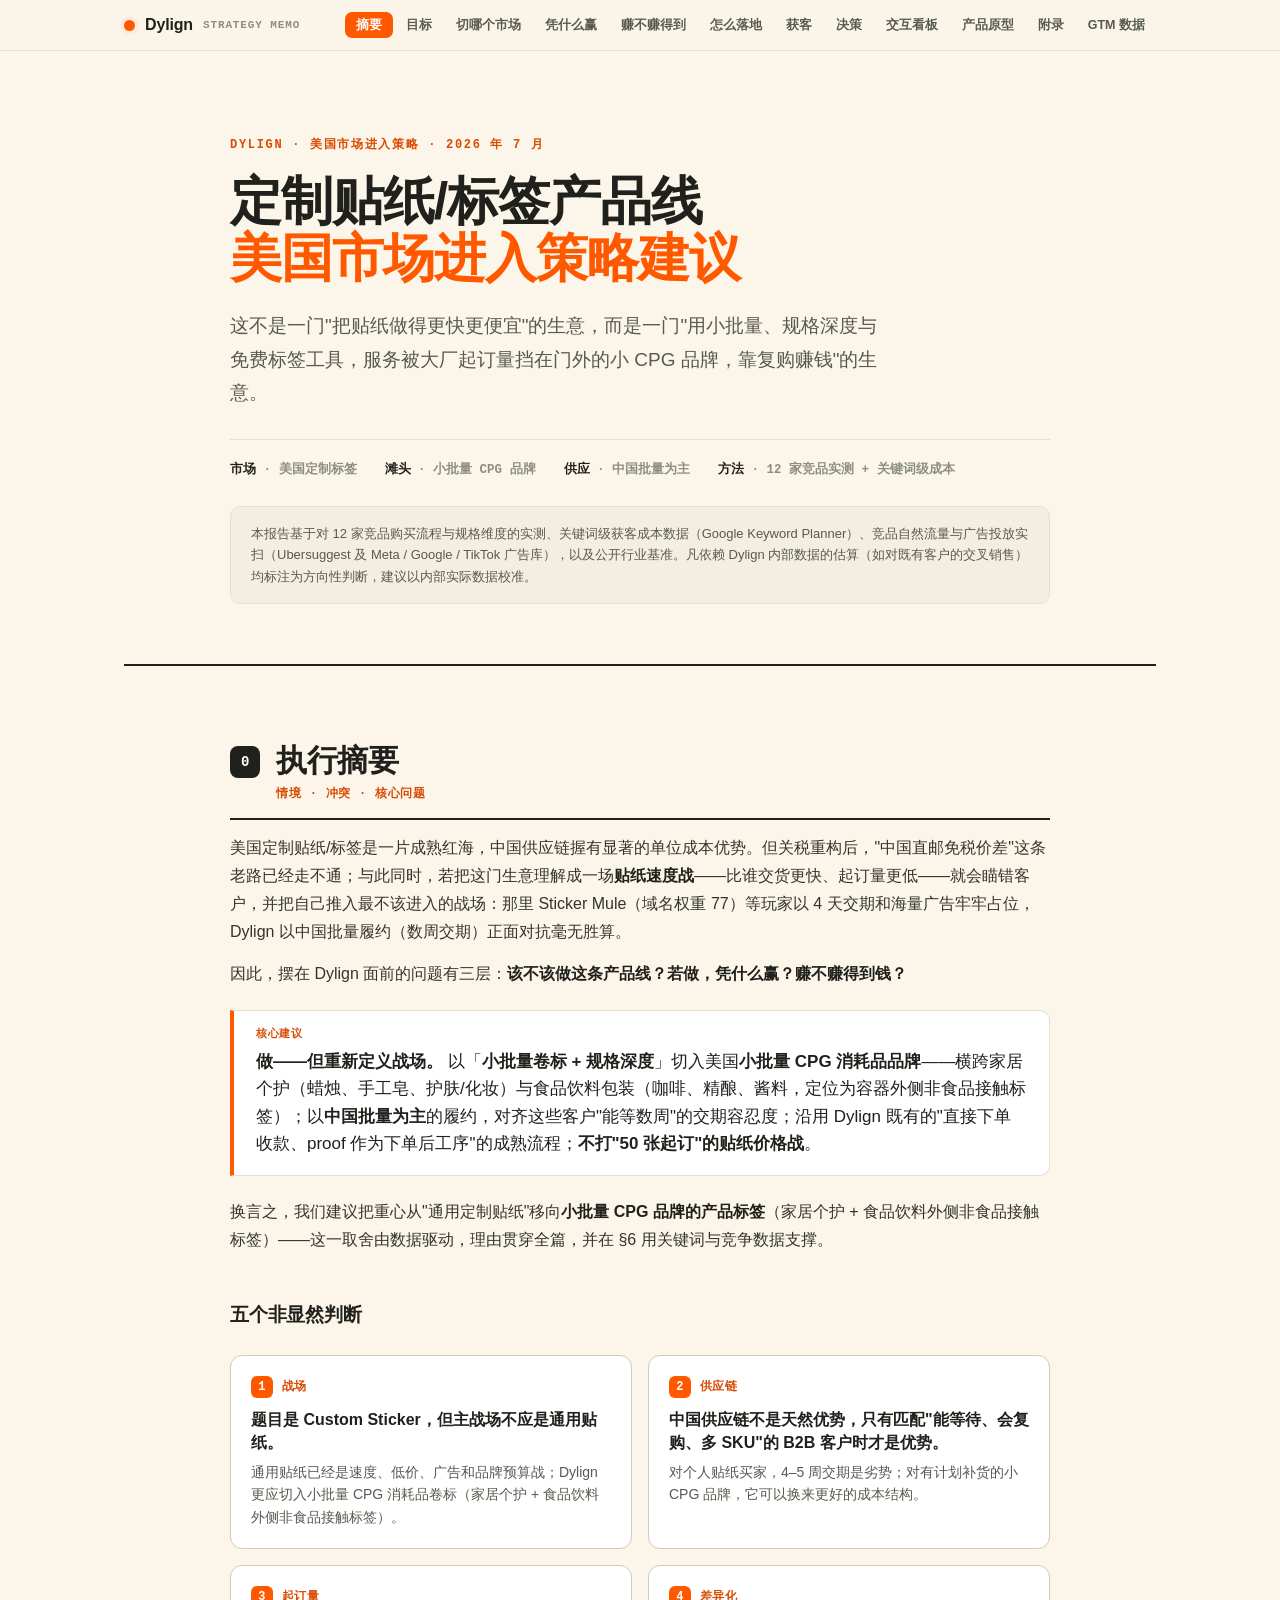
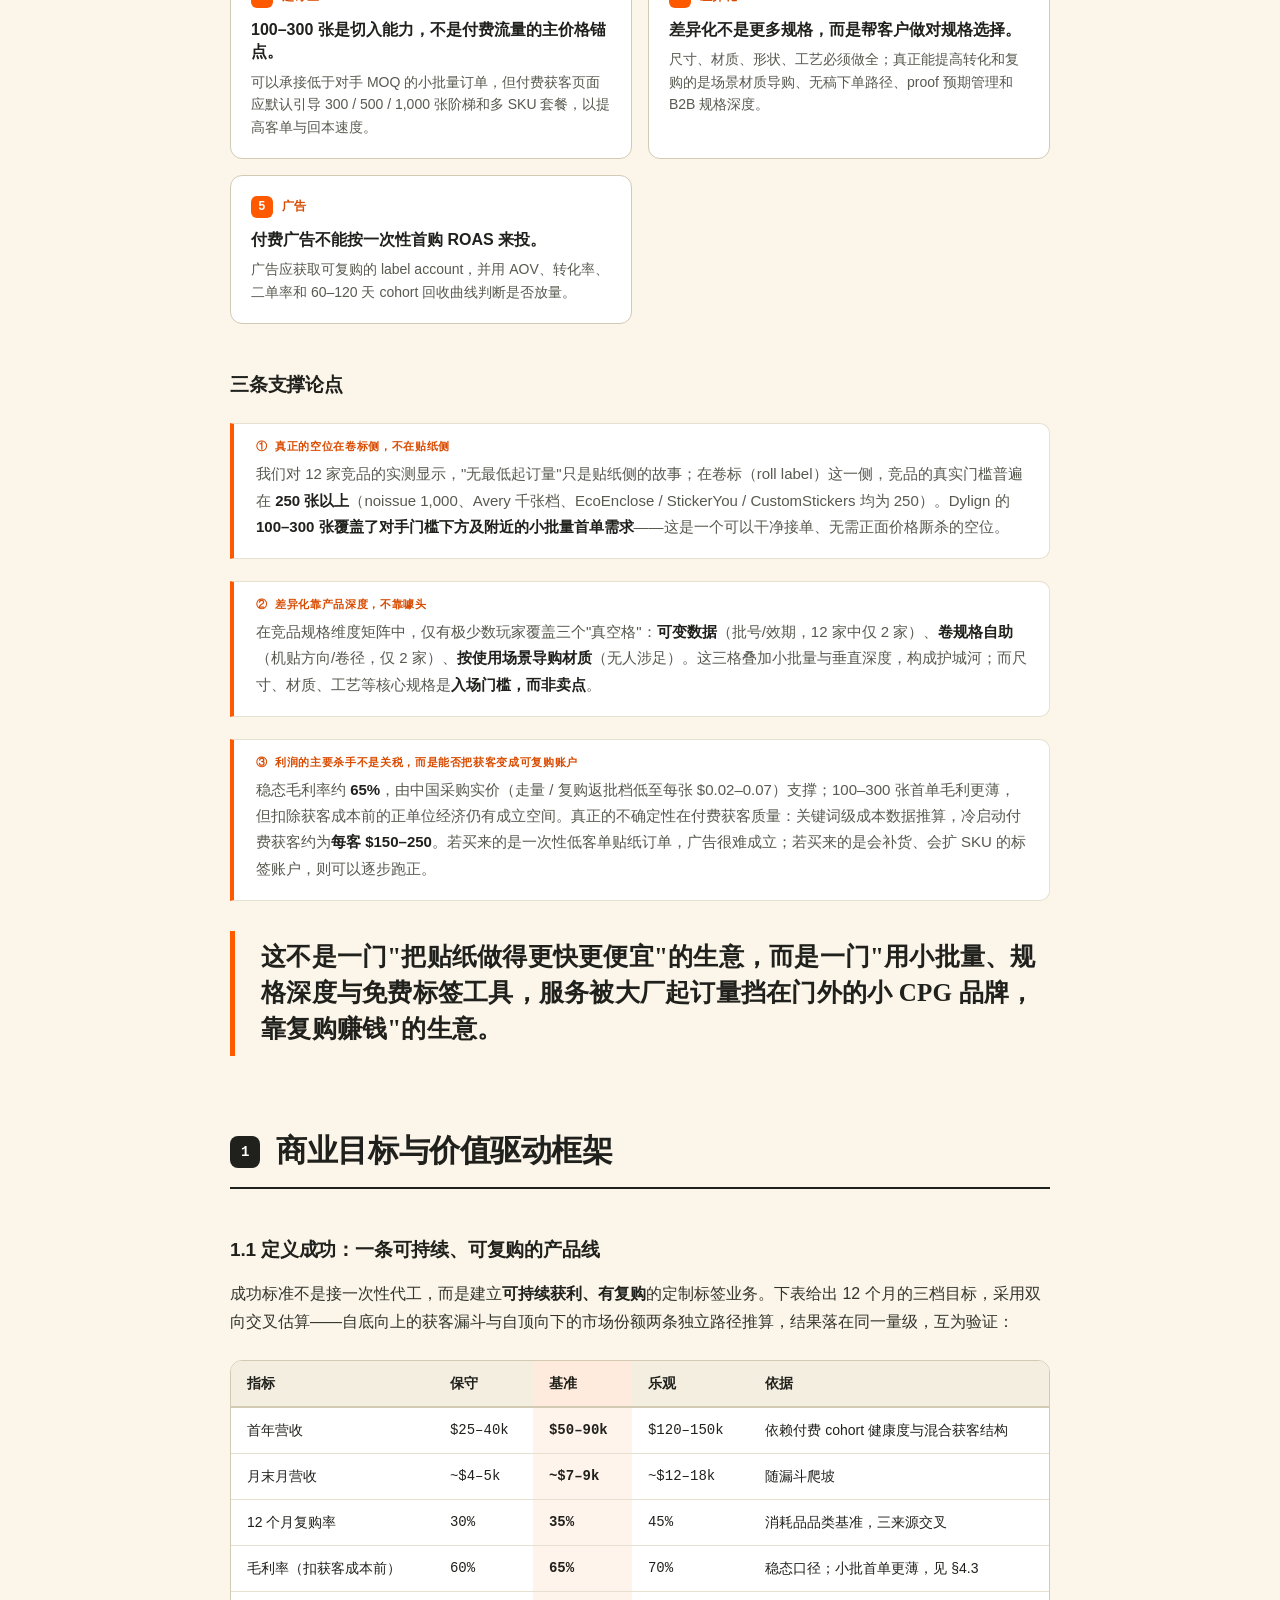
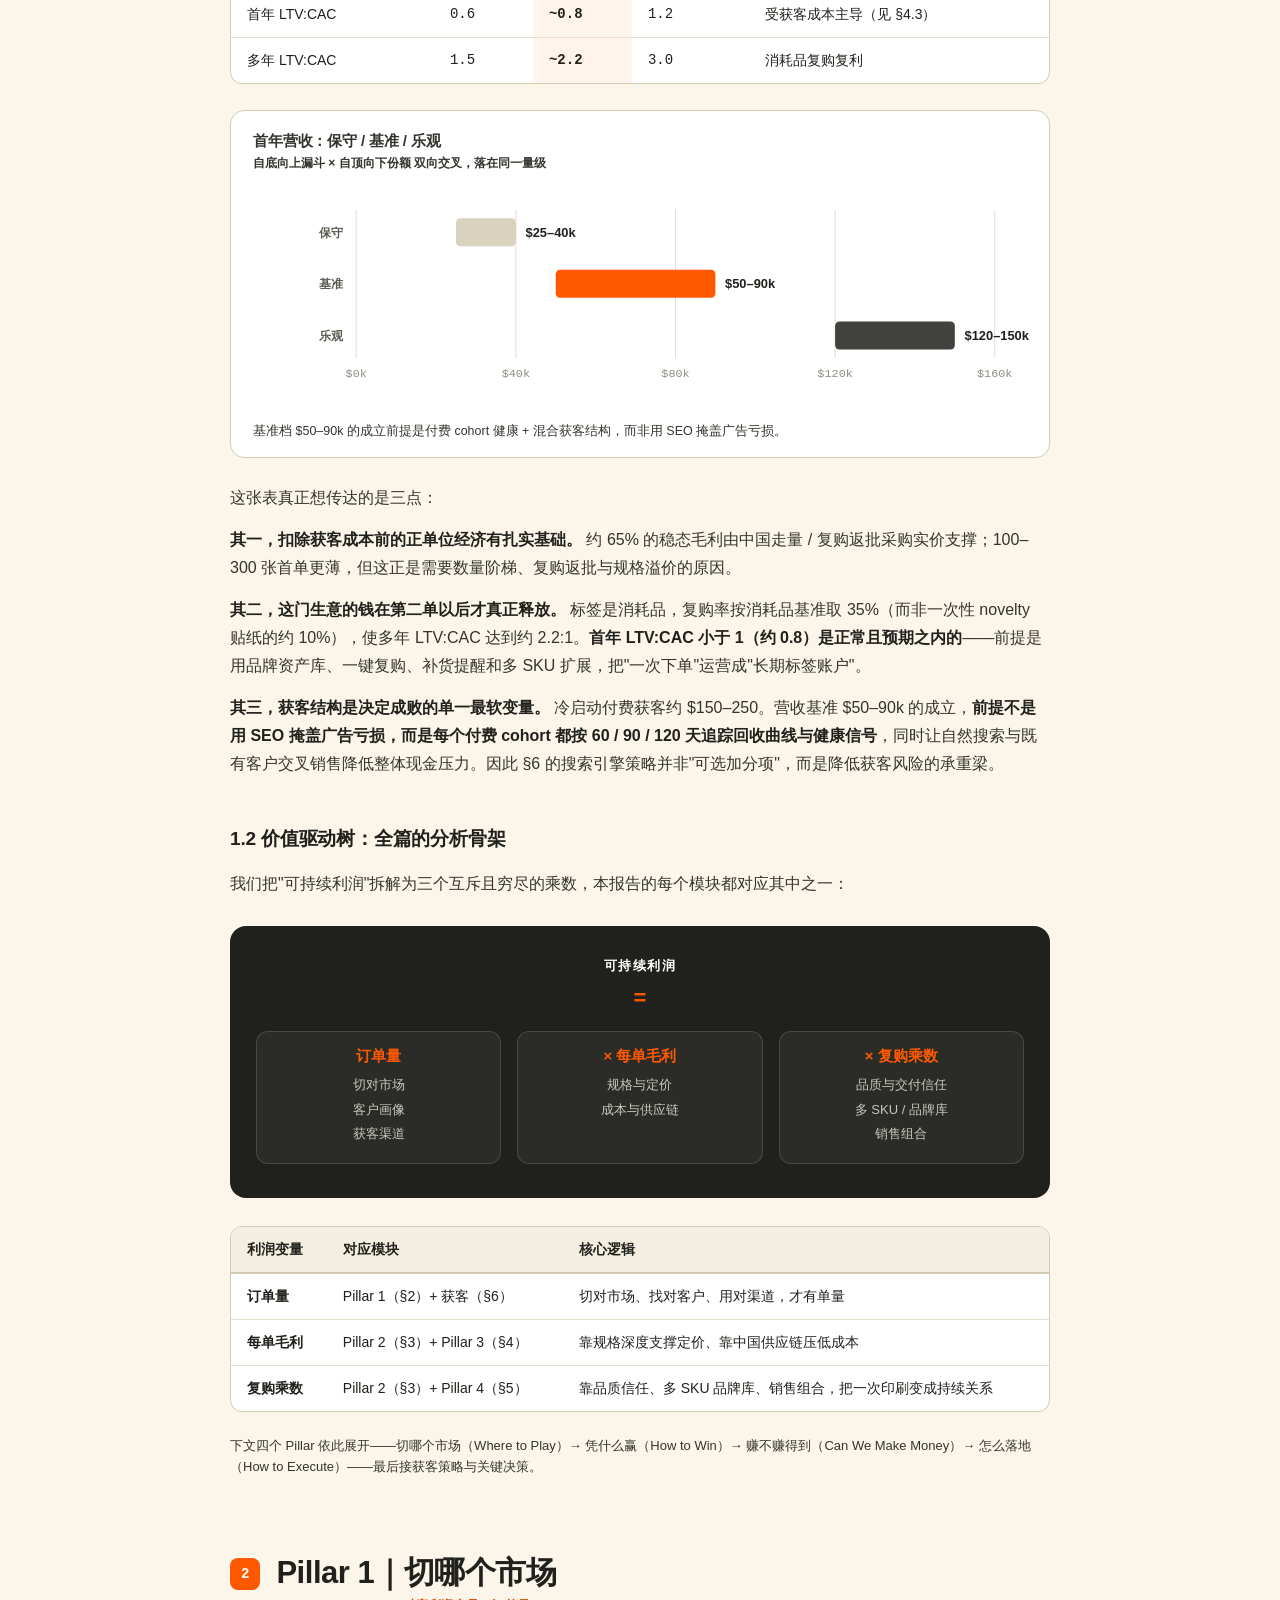
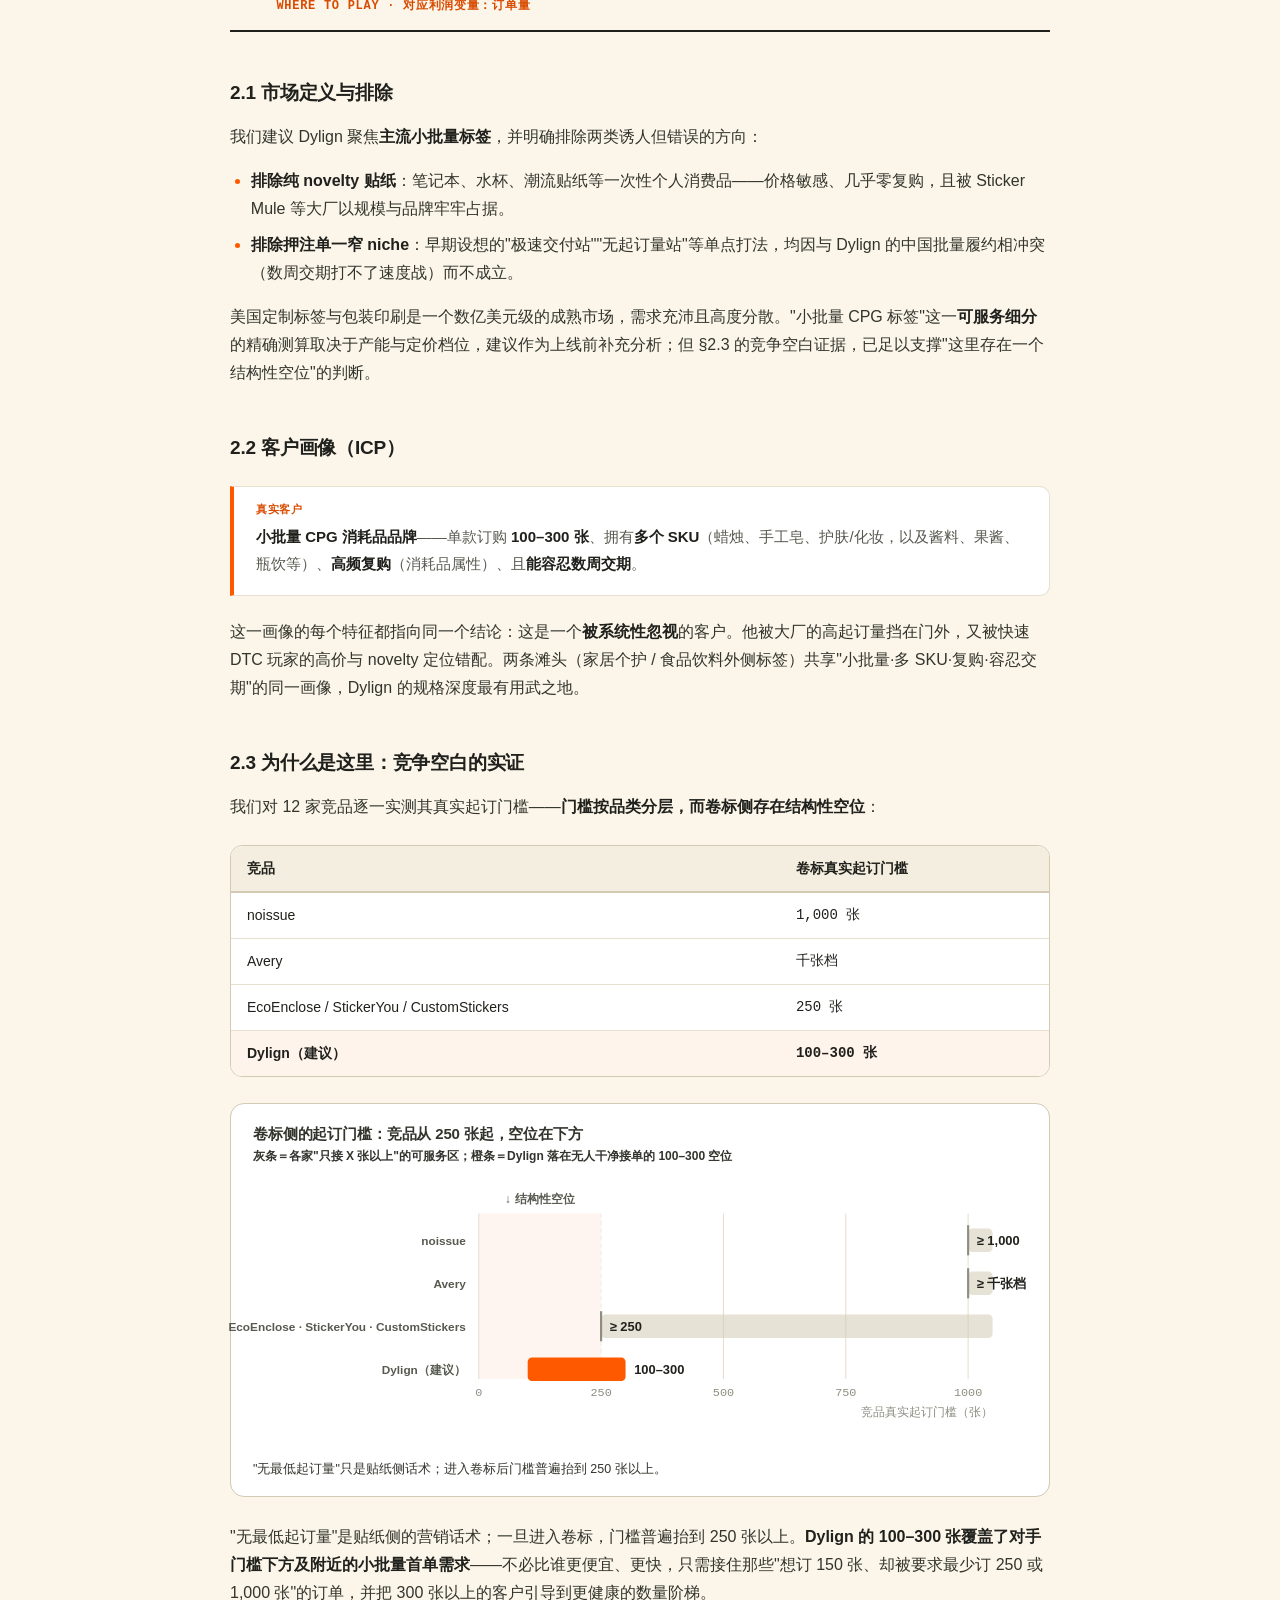
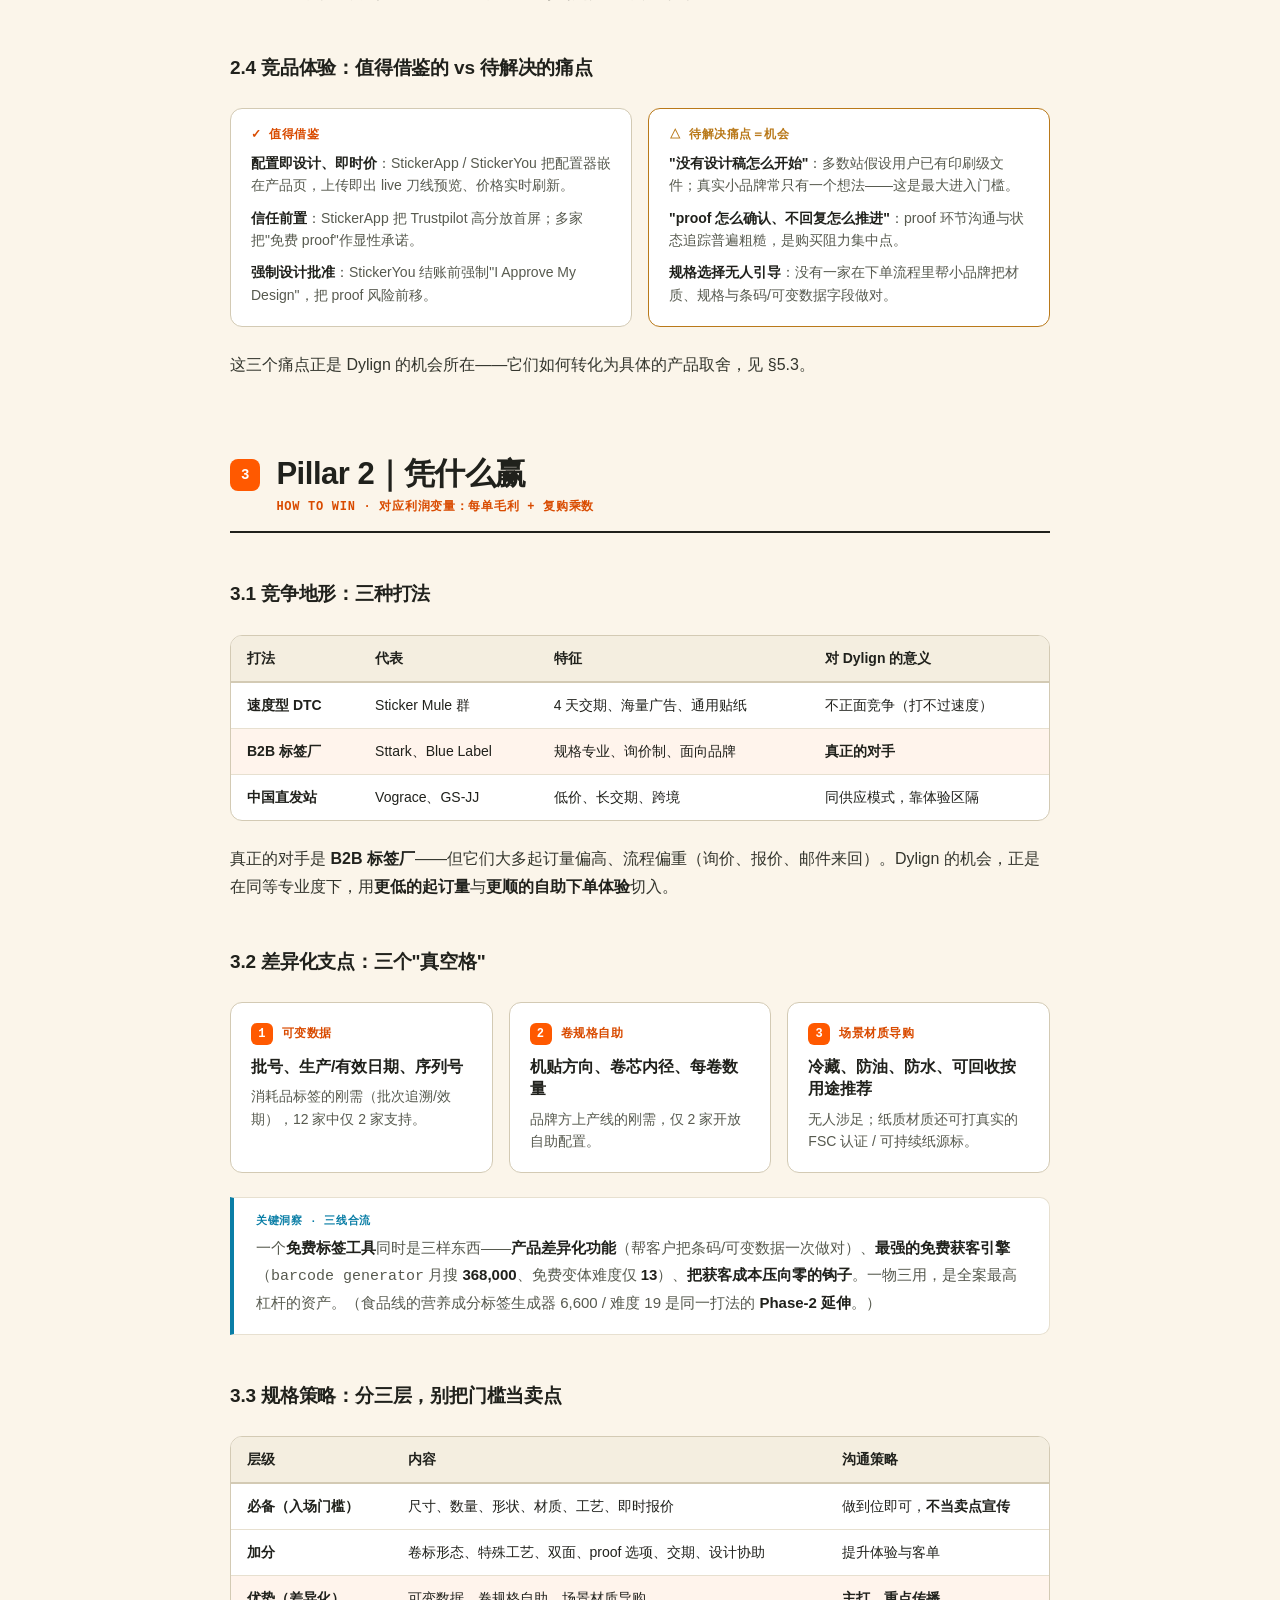
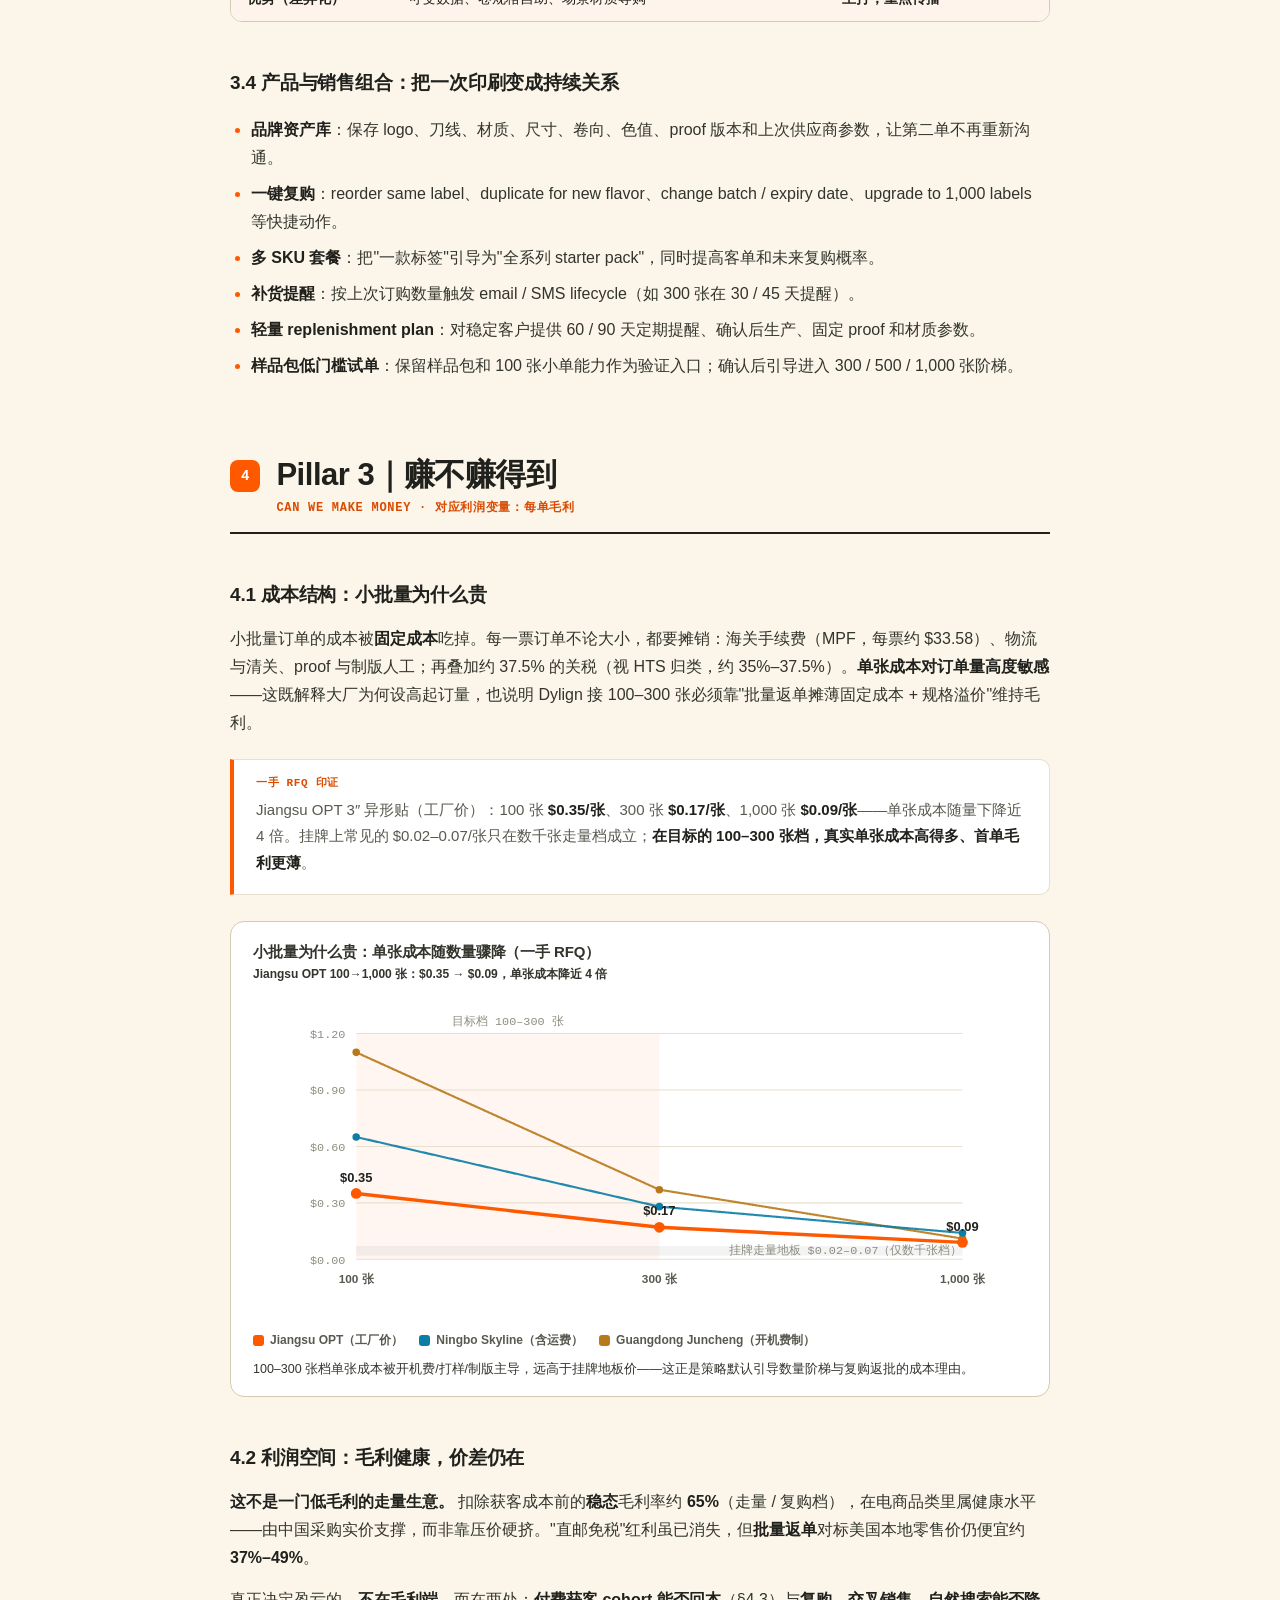
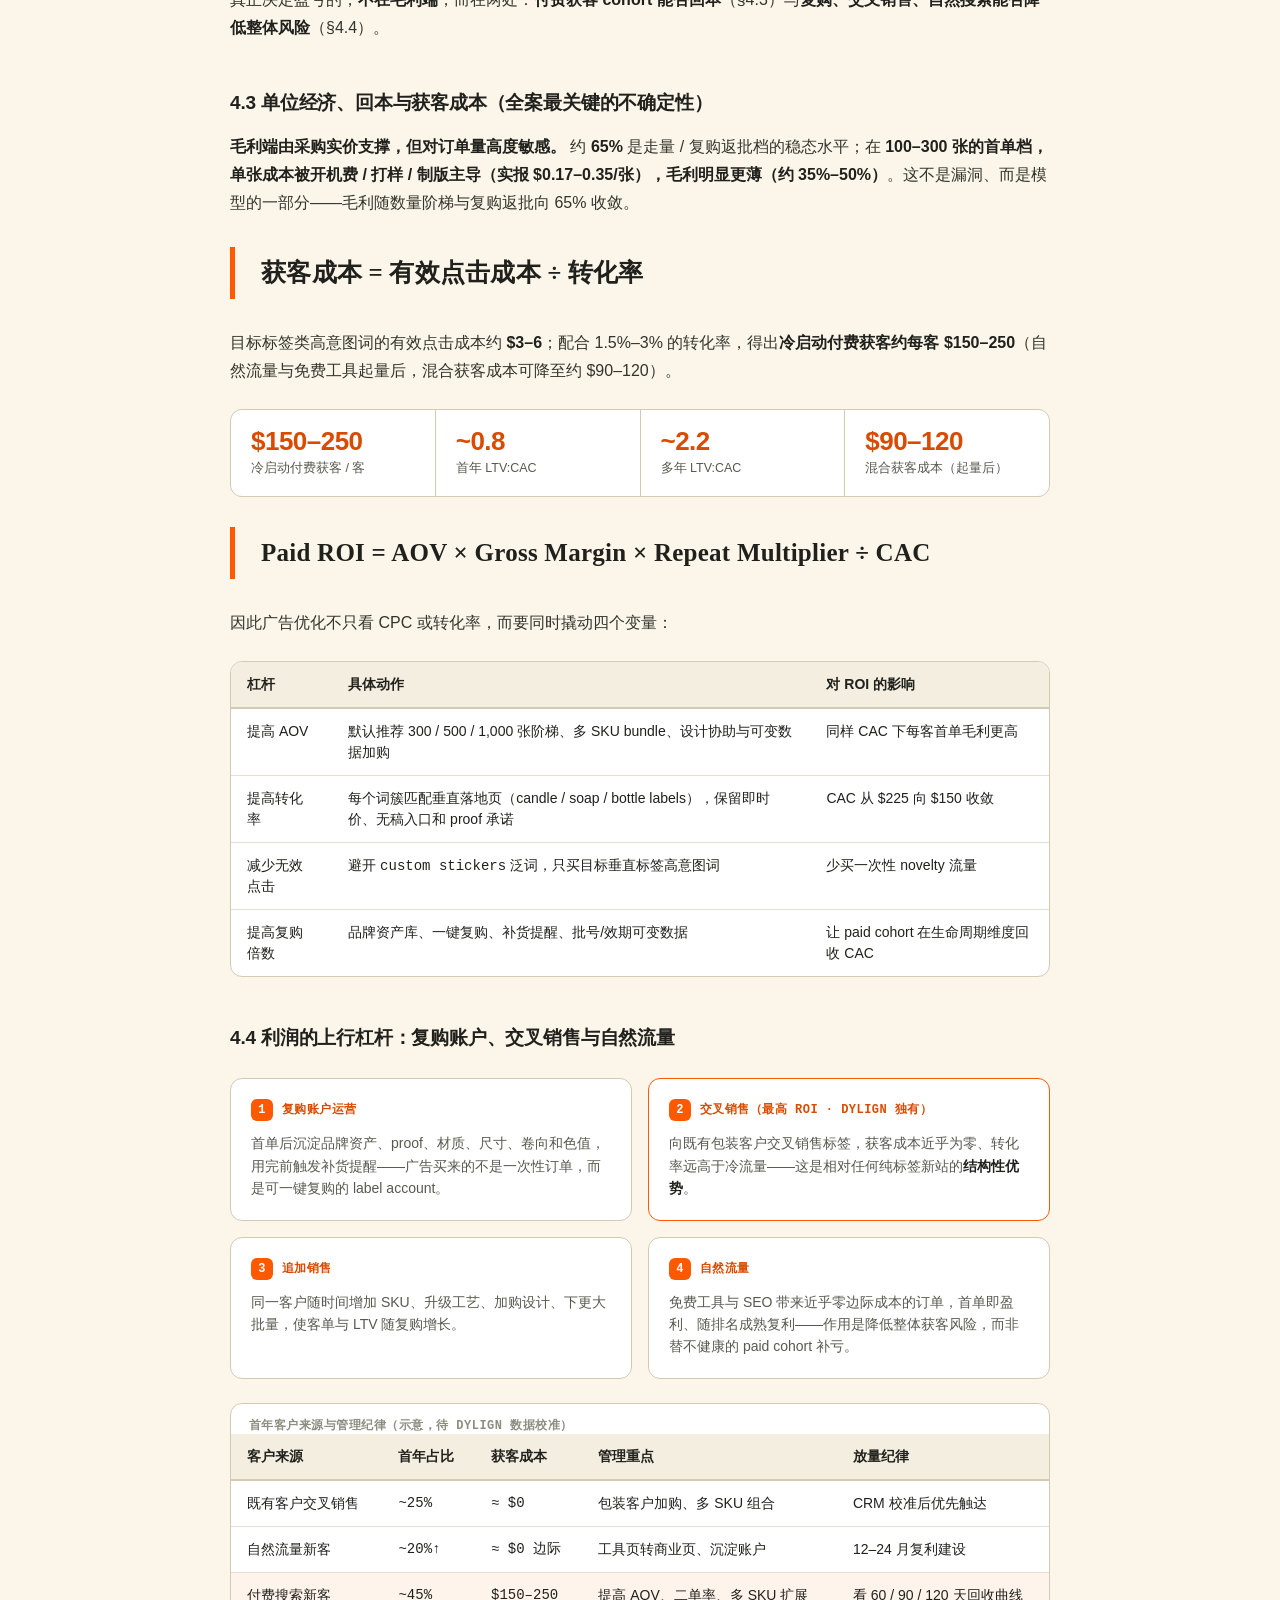
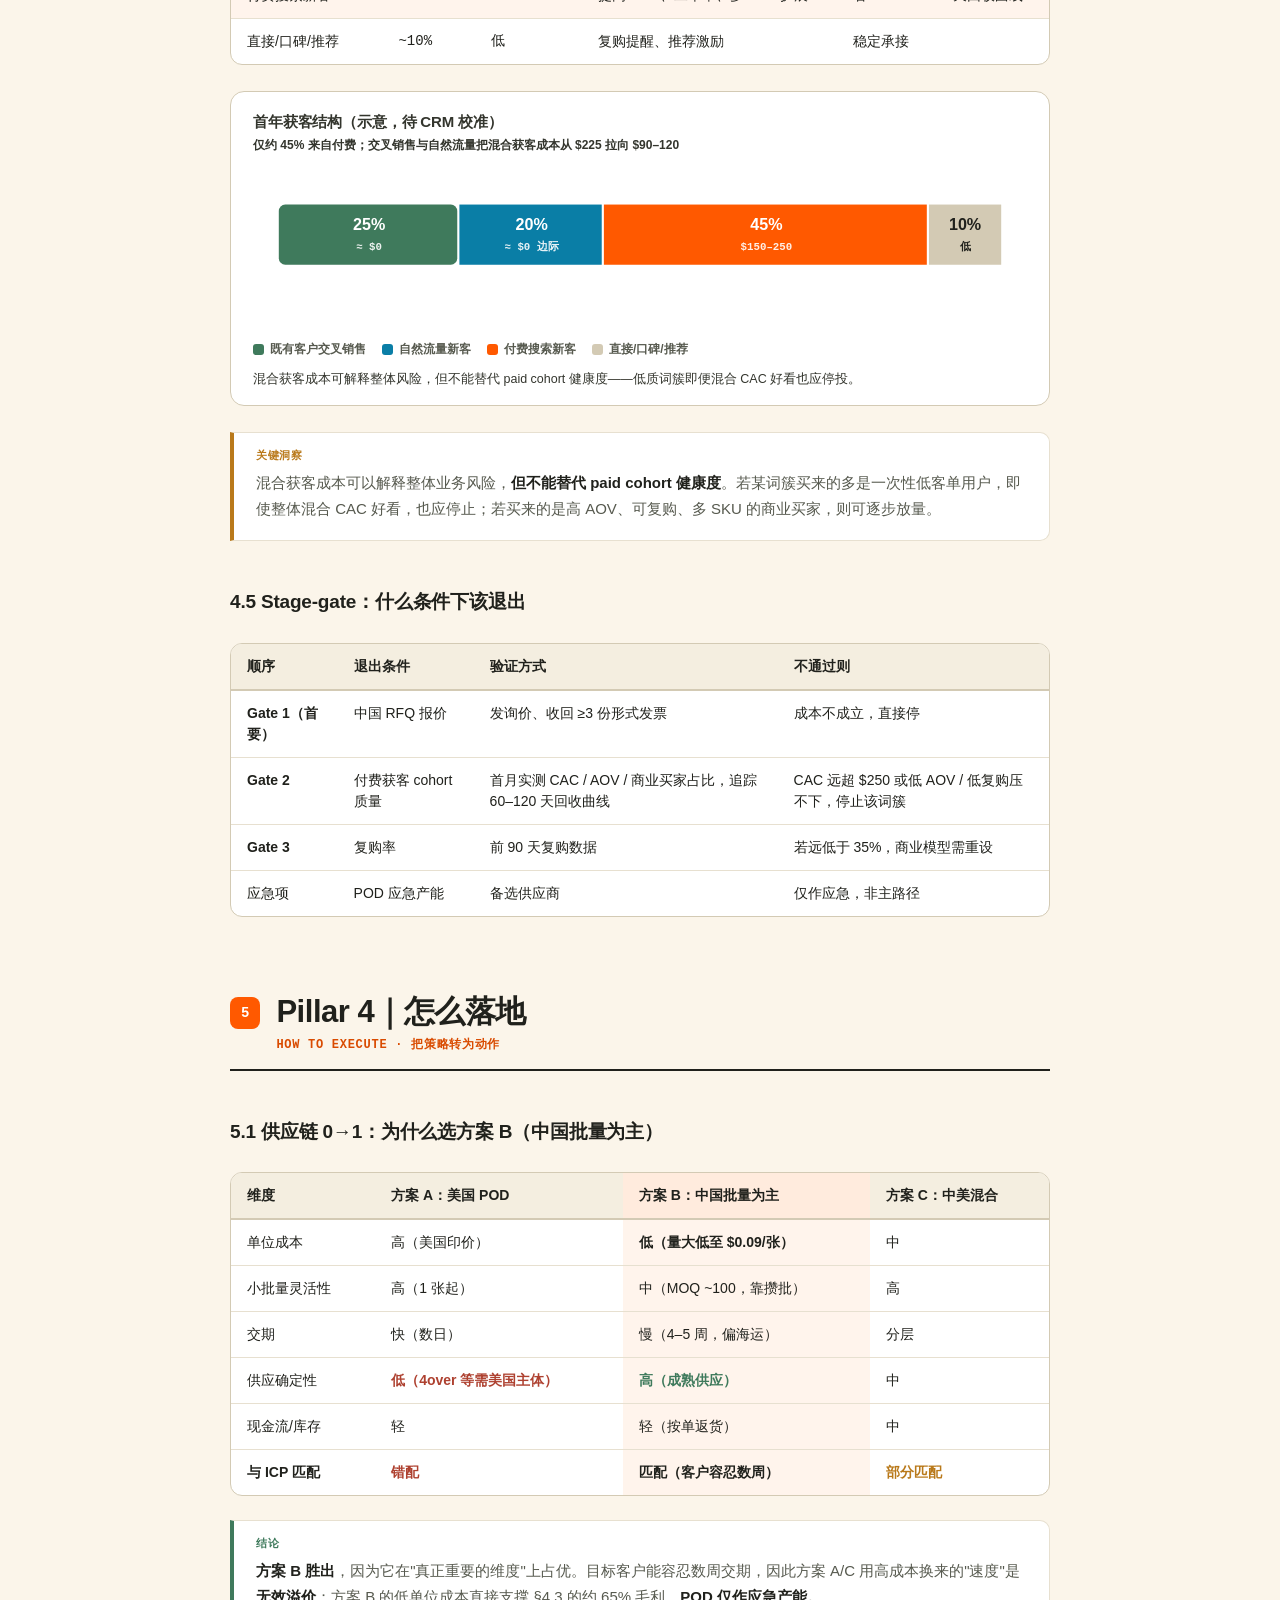
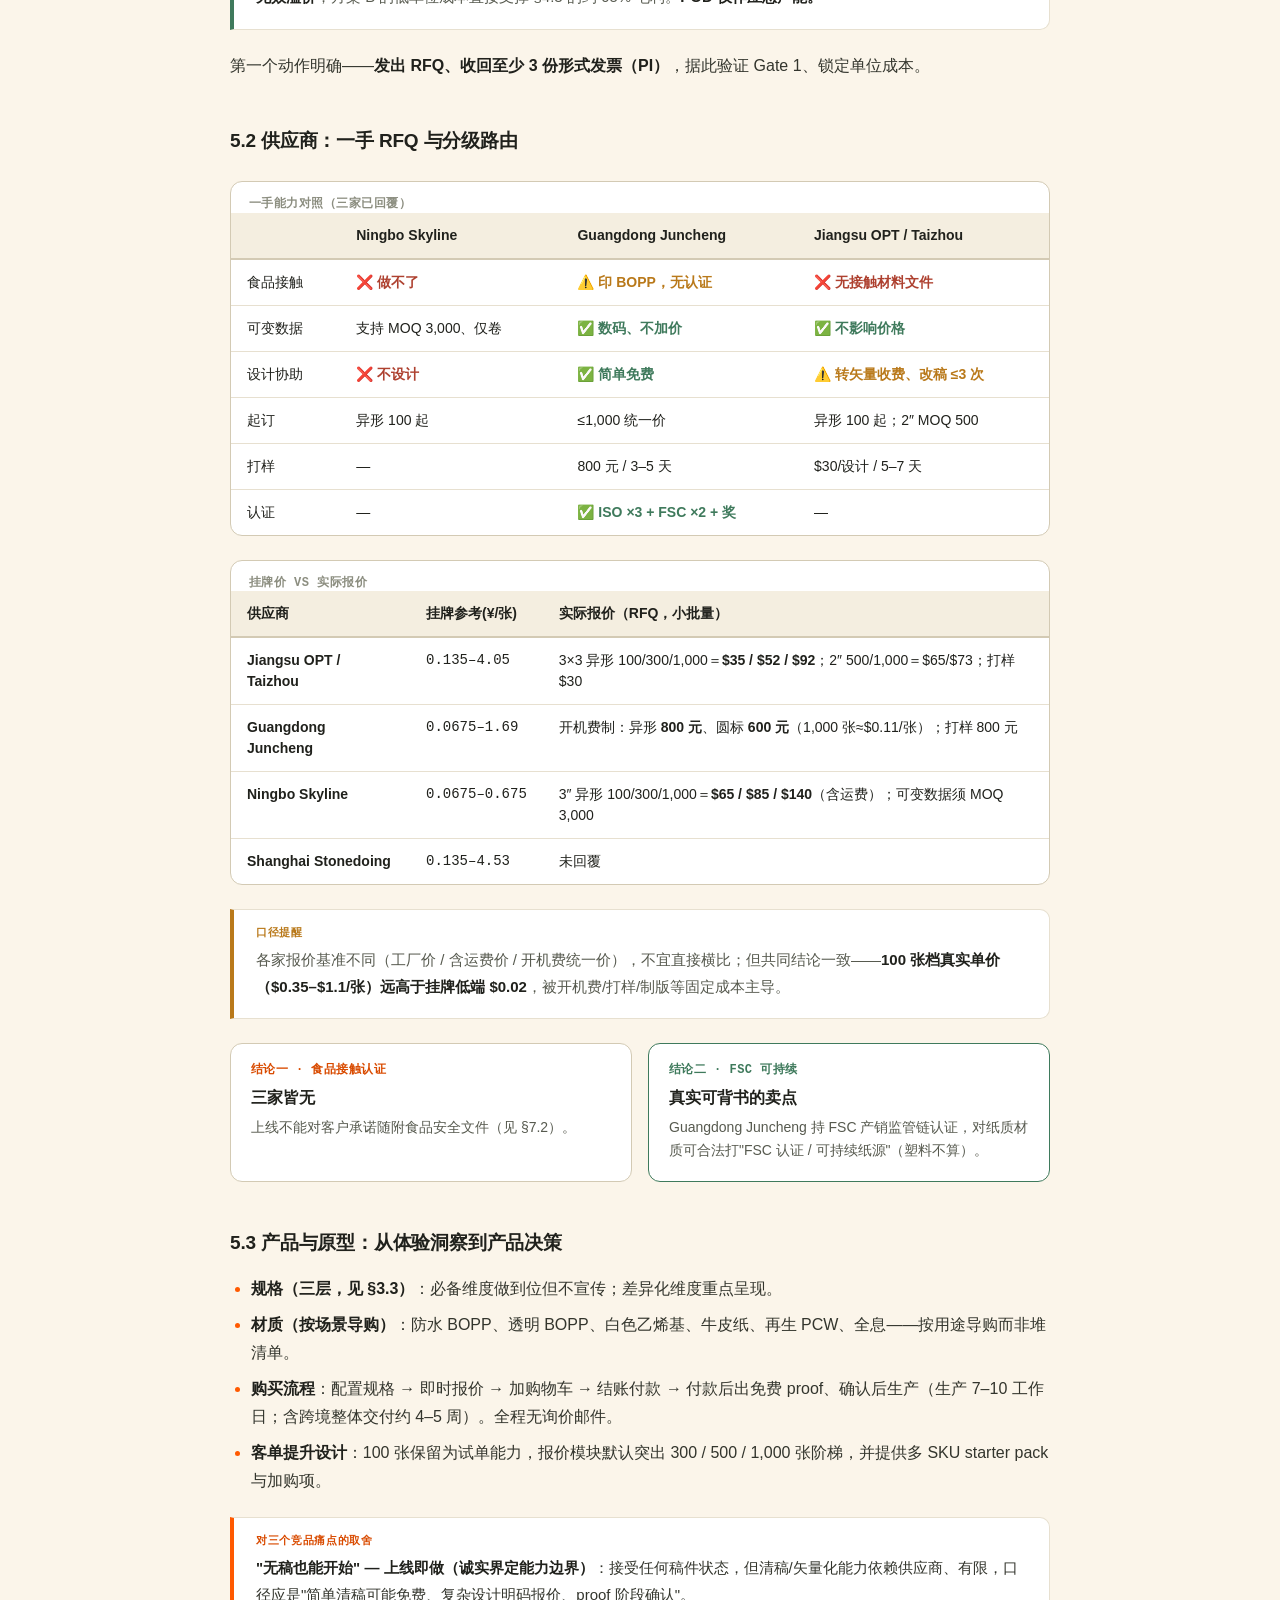
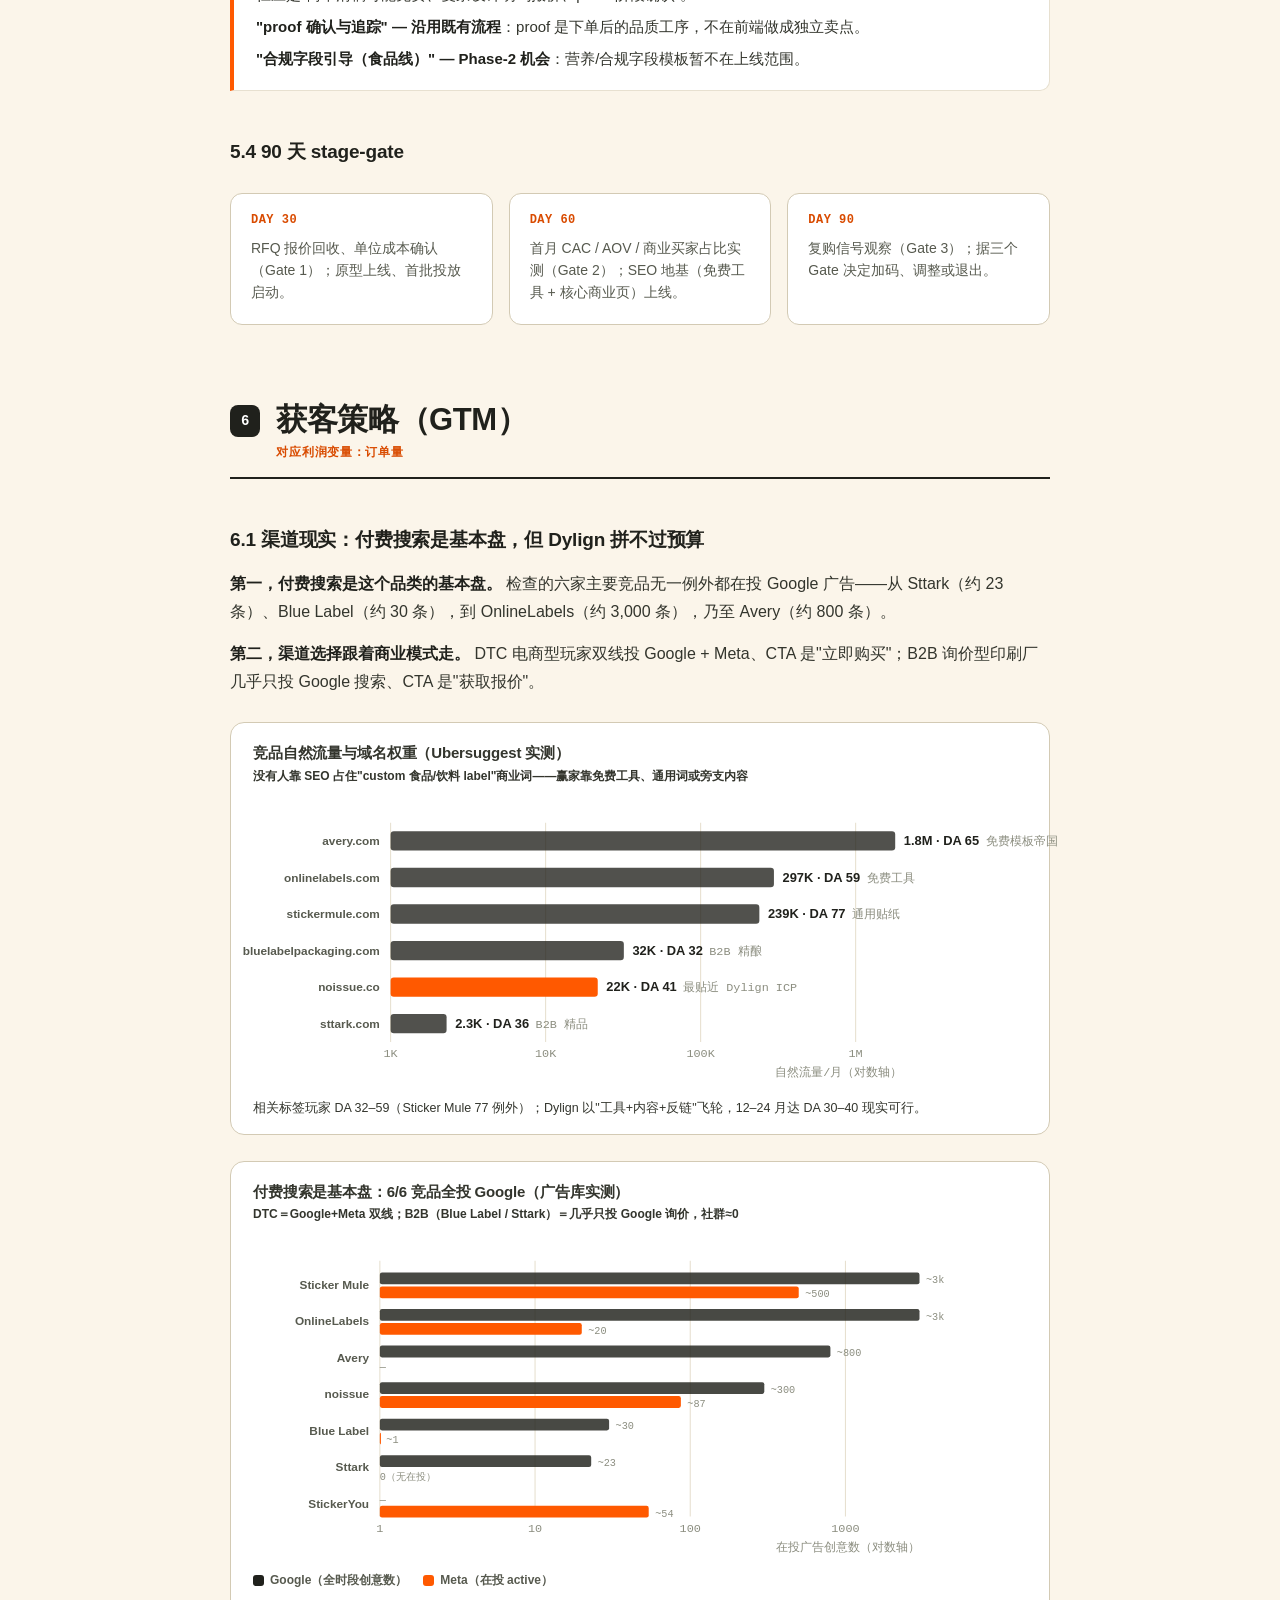
<file: index.html>
<!DOCTYPE html>
<html lang="zh-Hant">
<head>
<meta charset="UTF-8" />
<meta name="viewport" content="width=device-width, initial-scale=1.0" />
<title>Dylign 定制贴纸/标签产品线 · 美国市场进入策略建议</title>
<meta name="description" content="Dylign 定制贴纸/标签产品线美国市场进入策略建议 — 2026年7月" />
<style>
  :root{
    --paper:#FBF5EA;
    --paper-raised:#FFFFFF;
    --paper-sunk:#F4EEE0;
    --ink:#20211C;
    --ink-soft:#575A4F;
    --ink-faint:#8C8E80;
    --line:#E7E0D0;
    --line-strong:#D3CAB4;
    --orange:#FF5900;
    --orange-deep:#D94B00;
    --orange-soft:#FFEBDD;
    --orange-tint:#FFF4EC;
    --teal:#0A7EA6;
    --teal-soft:#E3F0F4;
    --good:#3F7A5C;
    --good-soft:#E5EFE8;
    --warn:#B9791A;
    --warn-soft:#F7EDD9;
    --bad:#AE4130;
    --bad-soft:#F6E4DF;
    --sans:-apple-system,BlinkMacSystemFont,"PingFang SC","Microsoft YaHei","Helvetica Neue",Arial,sans-serif;
    --serif:"Songti SC","Noto Serif SC",Georgia,"Times New Roman",serif;
    --mono:ui-monospace,"SF Mono","Cascadia Code",Menlo,Consolas,monospace;
  }
  *{box-sizing:border-box;}
  html{scroll-behavior:smooth;}
  body{
    margin:0;background:var(--paper);color:var(--ink);
    font-family:var(--sans);line-height:1.75;font-size:16px;
    -webkit-font-smoothing:antialiased;text-rendering:optimizeLegibility;
  }
  img{max-width:100%;display:block;}

  /* ---------- reading progress ---------- */
  #progress{position:fixed;top:0;left:0;height:3px;width:0;background:var(--orange);z-index:120;transition:width .1s linear;}

  /* ---------- top bar ---------- */
  header.topbar{
    position:sticky;top:0;z-index:100;background:rgba(251,245,234,.88);
    backdrop-filter:saturate(160%) blur(12px);border-bottom:1px solid var(--line);
  }
  .topbar-inner{max-width:1080px;margin:0 auto;padding:11px 24px;display:flex;align-items:center;gap:16px;}
  .brand{display:flex;align-items:center;gap:10px;font-weight:800;letter-spacing:-.01em;font-size:16px;flex-shrink:0;}
  .brand .dot{width:11px;height:11px;border-radius:50%;background:var(--orange);box-shadow:0 0 0 4px var(--orange-soft);}
  .brand .sub{font:600 11px/1 var(--mono);color:var(--ink-faint);text-transform:uppercase;letter-spacing:.08em;}
  nav.secnav{margin-left:auto;display:flex;gap:2px;overflow-x:auto;scrollbar-width:none;}
  nav.secnav::-webkit-scrollbar{display:none;}
  nav.secnav a{
    font:600 12.5px/1 var(--sans);color:var(--ink-soft);text-decoration:none;
    padding:7px 11px;border-radius:7px;white-space:nowrap;transition:.15s;
  }
  nav.secnav a:hover{background:var(--orange-tint);color:var(--orange-deep);}
  nav.secnav a.active{background:var(--orange);color:#fff;}
  @media (max-width:860px){ nav.secnav{display:none;} }

  /* ---------- layout ---------- */
  main{max-width:1080px;margin:0 auto;padding:0 24px 120px;}
  .wrap{max-width:820px;margin:0 auto;}
  section{scroll-margin-top:72px;}

  /* ---------- hero ---------- */
  .hero{padding:88px 0 60px;border-bottom:2px solid var(--ink);position:relative;}
  .hero .eyebrow{font:700 12px/1 var(--mono);letter-spacing:.14em;color:var(--orange-deep);text-transform:uppercase;margin-bottom:22px;}
  .hero h1{font-size:clamp(30px,5vw,52px);line-height:1.1;font-weight:800;letter-spacing:-.02em;margin:0 0 22px;text-wrap:balance;}
  .hero h1 .accent{color:var(--orange);}
  .hero .lede{font-size:clamp(16px,2vw,19px);color:var(--ink-soft);max-width:62ch;margin:0 0 30px;}
  .hero-meta{display:flex;flex-wrap:wrap;gap:10px 28px;font:600 12.5px/1.4 var(--mono);color:var(--ink-faint);padding-top:22px;border-top:1px solid var(--line);}
  .hero-meta b{color:var(--ink);}
  .hero-note{margin-top:26px;padding:16px 20px;background:var(--paper-sunk);border:1px solid var(--line);border-radius:10px;font-size:13px;color:var(--ink-soft);line-height:1.65;}

  /* ---------- section header ---------- */
  .sec-head{display:flex;align-items:flex-start;gap:16px;margin:76px 0 8px;padding-bottom:18px;border-bottom:2px solid var(--ink);}
  .sec-num{font:800 14px/1 var(--mono);color:#fff;background:var(--ink);border-radius:8px;padding:9px 11px;flex-shrink:0;margin-top:4px;}
  .sec-head.pillar .sec-num{background:var(--orange);}
  .sec-head h2{font-size:clamp(23px,3vw,31px);font-weight:800;letter-spacing:-.015em;margin:0;line-height:1.2;}
  .sec-head .sec-tag{display:block;font:600 12px/1 var(--mono);color:var(--orange-deep);text-transform:uppercase;letter-spacing:.06em;margin-top:9px;}
  h3{font-size:19px;font-weight:750;letter-spacing:-.01em;margin:44px 0 4px;}
  h4{font-size:16px;font-weight:700;margin:28px 0 4px;color:var(--ink);}
  p{margin:14px 0;}
  .wrap p,.wrap li{color:#33352d;}
  strong{font-weight:700;color:var(--ink);}
  a.inline{color:var(--orange-deep);text-decoration:underline;text-underline-offset:2px;}

  ul,ol{padding-left:1.3em;}
  li{margin:8px 0;}
  li::marker{color:var(--orange);}

  /* ---------- callouts ---------- */
  .callout{margin:22px 0;padding:18px 22px;background:var(--paper-raised);border:1px solid var(--line);border-left:4px solid var(--orange);border-radius:0 10px 10px 0;font-size:15px;color:var(--ink-soft);}
  .callout .tag{display:block;font:700 11px/1 var(--mono);text-transform:uppercase;letter-spacing:.06em;color:var(--orange-deep);margin-bottom:8px;}
  .callout b,.callout strong{color:var(--ink);}
  .callout.big{font-size:17px;line-height:1.6;color:var(--ink);}
  .callout.warn{border-left-color:var(--warn);}
  .callout.warn .tag{color:var(--warn);}
  .callout.good{border-left-color:var(--good);}
  .callout.good .tag{color:var(--good);}
  .callout.teal{border-left-color:var(--teal);}
  .callout.teal .tag{color:var(--teal);}

  .pullquote{margin:30px 0;padding:8px 0 8px 26px;border-left:5px solid var(--orange);font-family:var(--serif);font-size:clamp(19px,2.4vw,25px);line-height:1.45;font-weight:600;color:var(--ink);letter-spacing:.01em;}

  /* ---------- cards ---------- */
  .cards{display:grid;gap:16px;margin:24px 0;}
  .cards.c2{grid-template-columns:repeat(2,1fr);}
  .cards.c3{grid-template-columns:repeat(3,1fr);}
  @media (max-width:720px){ .cards.c2,.cards.c3{grid-template-columns:1fr;} }
  .card{background:var(--paper-raised);border:1px solid var(--line-strong);border-radius:12px;padding:20px 20px;}
  .card .kicker{display:flex;align-items:center;gap:9px;font:800 12px/1 var(--mono);color:var(--orange-deep);text-transform:uppercase;letter-spacing:.04em;margin-bottom:11px;}
  .card .kicker .n{background:var(--orange);color:#fff;width:22px;height:22px;border-radius:6px;display:grid;place-items:center;font-size:12px;}
  .card strong.h{display:block;font-size:16px;line-height:1.4;margin-bottom:7px;color:var(--ink);}
  .card p{margin:0;font-size:14px;color:var(--ink-soft);line-height:1.6;}

  /* ---------- tables ---------- */
  .tbl-wrap{overflow-x:auto;margin:24px 0;border:1px solid var(--line-strong);border-radius:12px;background:var(--paper-raised);}
  table{border-collapse:collapse;width:100%;font-size:14px;min-width:520px;}
  caption{caption-side:top;text-align:left;font:700 12px/1.4 var(--mono);color:var(--ink-faint);padding:14px 18px 0;text-transform:uppercase;letter-spacing:.04em;}
  th,td{padding:12px 16px;text-align:left;border-bottom:1px solid var(--line);vertical-align:top;line-height:1.5;}
  thead th{background:var(--paper-sunk);font-weight:750;color:var(--ink);border-bottom:2px solid var(--line-strong);white-space:nowrap;position:sticky;top:0;}
  tbody tr:last-child td{border-bottom:none;}
  tbody tr:hover{background:var(--orange-tint);}
  td strong{color:var(--ink);}
  .col-em{background:var(--orange-tint);}
  th.col-em{background:var(--orange-soft);}
  .num{font-family:var(--mono);font-variant-numeric:tabular-nums;white-space:nowrap;}
  .yes{color:var(--good);font-weight:700;}
  .no{color:var(--bad);font-weight:700;}
  .mid{color:var(--warn);font-weight:700;}

  /* ---------- value tree ---------- */
  .tree{background:var(--ink);border-radius:16px;padding:34px 26px;margin:28px 0;color:#EDEBE3;}
  .tree .apex{text-align:center;margin-bottom:8px;}
  .tree .apex .lbl{font:800 13px/1 var(--mono);letter-spacing:.12em;text-transform:uppercase;color:#fff;}
  .tree .apex .eq{color:var(--orange);font-size:22px;font-weight:800;margin:6px 0;}
  .tree .branches{display:grid;grid-template-columns:repeat(3,1fr);gap:16px;margin-top:14px;position:relative;}
  @media (max-width:640px){ .tree .branches{grid-template-columns:1fr;} }
  .tree .branch{background:rgba(255,255,255,.05);border:1px solid rgba(255,255,255,.14);border-radius:12px;padding:16px;text-align:center;}
  .tree .branch .mult{font:800 15px/1 var(--sans);color:var(--orange);margin-bottom:10px;}
  .tree .branch .items{font-size:13px;color:#C9C7BD;line-height:1.9;}

  /* ---------- stat row ---------- */
  .stats{display:grid;grid-template-columns:repeat(auto-fit,minmax(150px,1fr));gap:1px;background:var(--line-strong);border:1px solid var(--line-strong);border-radius:12px;overflow:hidden;margin:24px 0;}
  .stat{background:var(--paper-raised);padding:18px 20px;}
  .stat .v{font:800 26px/1 var(--sans);color:var(--orange-deep);letter-spacing:-.02em;}
  .stat .k{font-size:12.5px;color:var(--ink-soft);margin-top:6px;line-height:1.4;}

  /* ---------- board embed ---------- */
  .embed-shell{border:2px solid var(--ink);border-radius:16px;overflow:hidden;background:var(--paper-raised);margin:26px 0;box-shadow:0 18px 40px -24px rgba(30,32,26,.5);}
  .embed-bar{display:flex;align-items:center;gap:12px;padding:12px 18px;background:var(--ink);color:#fff;}
  .embed-bar .dots{display:flex;gap:6px;}
  .embed-bar .dots i{width:11px;height:11px;border-radius:50%;display:block;}
  .embed-bar .dots i:nth-child(1){background:#FF5F57;}
  .embed-bar .dots i:nth-child(2){background:#FEBC2E;}
  .embed-bar .dots i:nth-child(3){background:#28C840;}
  .embed-bar .ttl{font:600 13px/1 var(--mono);letter-spacing:.02em;}
  .embed-bar .open{margin-left:auto;font:600 12px/1 var(--sans);color:#fff;text-decoration:none;background:var(--orange);padding:7px 13px;border-radius:7px;transition:.15s;}
  .embed-bar .open:hover{background:var(--orange-deep);}
  .embed-shell iframe{width:100%;height:78vh;min-height:520px;border:0;display:block;background:#F2F3EF;}

  /* ---------- prototype links ---------- */
  .proto-grid{display:grid;grid-template-columns:repeat(auto-fit,minmax(220px,1fr));gap:14px;margin:24px 0;}
  .proto{display:block;text-decoration:none;background:var(--paper-raised);border:1px solid var(--line-strong);border-radius:12px;padding:18px 20px;transition:.18s;color:inherit;}
  .proto:hover{border-color:var(--orange);transform:translateY(-2px);box-shadow:0 12px 26px -18px rgba(255,89,0,.6);}
  .proto .ic{font-size:22px;margin-bottom:10px;}
  .proto strong{display:block;font-size:15px;margin-bottom:4px;}
  .proto span{font-size:13px;color:var(--ink-soft);}
  .proto .arrow{color:var(--orange-deep);font-weight:700;margin-top:10px;font-size:13px;}

  /* ---------- footer ---------- */
  footer{max-width:1080px;margin:0 auto;padding:40px 24px 60px;border-top:1px solid var(--line);color:var(--ink-faint);font-size:13px;}
  footer .fbrand{font-weight:800;color:var(--ink);font-size:15px;}


  /* ---------- charts ---------- */
  .chart{background:var(--paper-raised);border:1px solid var(--line-strong);border-radius:14px;padding:20px 22px 16px;margin:26px 0;}
  .chart-title{font:800 15px/1.35 var(--sans);color:var(--ink);margin:0 0 3px;letter-spacing:-.01em;}
  .chart-sub{font:600 12px/1.5 var(--sans);color:var(--ink-soft);margin:0 0 14px;}
  .chart svg{width:100%;height:auto;display:block;overflow:visible;}
  .chart text{font-family:var(--sans);}
  .chart .ax{fill:var(--ink-faint);font:500 11px var(--mono);}
  .chart .axlbl{fill:var(--ink-soft);font:700 11px var(--sans);}
  .chart .val{fill:var(--ink);font:800 12px var(--sans);}
  .chart .grid{stroke:var(--line);stroke-width:1;}
  .chart .c-orange{fill:var(--orange);} .chart .c-ink{fill:var(--ink);} .chart .c-mute{fill:var(--line-strong);}
  .chart-note{font-size:12.5px;color:var(--ink-faint);margin:12px 0 0;line-height:1.55;}
  .chart-legend{display:flex;flex-wrap:wrap;gap:7px 16px;margin:13px 0 0;font:600 12px/1.3 var(--sans);color:var(--ink-soft);}
  .chart-legend span{display:inline-flex;align-items:center;gap:6px;}
  .chart-legend i{width:11px;height:11px;border-radius:3px;flex-shrink:0;}
  @media (max-width:640px){ .chart{padding:16px 13px 12px;} .chart text{font-size:11px;} }

  /* ---------- collapsible data ---------- */
  details.data{background:var(--paper-raised);border:1px solid var(--line-strong);border-radius:12px;margin:14px 0;overflow:hidden;}
  details.data>summary{cursor:pointer;list-style:none;padding:16px 20px;display:flex;align-items:center;gap:12px;font-weight:700;color:var(--ink);font-size:14.5px;}
  details.data>summary::-webkit-details-marker{display:none;}
  details.data>summary:hover{background:var(--orange-tint);}
  details.data>summary .badge{font:700 10px/1 var(--mono);background:var(--orange-soft);color:var(--orange-deep);padding:4px 7px;border-radius:5px;text-transform:uppercase;letter-spacing:.03em;flex-shrink:0;}
  details.data>summary .chev{margin-left:auto;color:var(--orange-deep);font-family:var(--mono);font-weight:700;font-size:18px;transition:transform .2s;}
  details.data[open]>summary .chev{transform:rotate(90deg);}
  details.data .data-body{padding:2px 18px 14px;border-top:1px solid var(--line);}
  details.data .data-body .tbl-wrap{border:none;border-radius:0;margin:14px 0 0;}
  details.data .src{font:600 11px/1.55 var(--mono);color:var(--ink-faint);margin:12px 0 0;}

  /* ---------- misc ---------- */
  .divider{height:1px;background:var(--line);margin:40px 0;border:0;}
  .footnote{font-size:13px;color:var(--ink-faint);line-height:1.6;}
  .to-top{position:fixed;right:22px;bottom:22px;width:44px;height:44px;border-radius:50%;background:var(--ink);color:#fff;border:0;font-size:18px;cursor:pointer;opacity:0;pointer-events:none;transition:.25s;z-index:90;box-shadow:0 8px 20px -8px rgba(0,0,0,.5);}
  .to-top.show{opacity:1;pointer-events:auto;}
  .to-top:hover{background:var(--orange);}
</style>
</head>
<body>
<div id="progress"></div>

<header class="topbar">
  <div class="topbar-inner">
    <div class="brand"><span class="dot"></span>Dylign<span class="sub">Strategy Memo</span></div>
    <nav class="secnav" id="secnav">
      <a href="#summary">摘要</a>
      <a href="#goals">目标</a>
      <a href="#p1">切哪个市场</a>
      <a href="#p2">凭什么赢</a>
      <a href="#p3">赚不赚得到</a>
      <a href="#p4">怎么落地</a>
      <a href="#gtm">获客</a>
      <a href="#decisions">决策</a>
      <a href="#board">交互看板</a>
      <a href="#proto">产品原型</a>
      <a href="#appendix">附录</a>
      <a href="#gtm-data">GTM 数据</a>

    </nav>
  </div>
</header>

<main>

  <!-- ===================== HERO ===================== -->
  <section class="hero">
    <div class="wrap">
      <div class="eyebrow">Dylign · 美国市场进入策略 · 2026 年 7 月</div>
      <h1>定制贴纸/标签产品线<br><span class="accent">美国市场进入策略建议</span></h1>
      <p class="lede">这不是一门"把贴纸做得更快更便宜"的生意，而是一门"用小批量、规格深度与免费标签工具，服务被大厂起订量挡在门外的小 CPG 品牌，靠复购赚钱"的生意。</p>
      <div class="hero-meta">
        <span><b>市场</b> · 美国定制标签</span>
        <span><b>滩头</b> · 小批量 CPG 品牌</span>
        <span><b>供应</b> · 中国批量为主</span>
        <span><b>方法</b> · 12 家竞品实测 + 关键词级成本</span>
      </div>
      <div class="hero-note">
        本报告基于对 12 家竞品购买流程与规格维度的实测、关键词级获客成本数据（Google Keyword Planner）、竞品自然流量与广告投放实扫（Ubersuggest 及 Meta / Google / TikTok 广告库），以及公开行业基准。凡依赖 Dylign 内部数据的估算（如对既有客户的交叉销售）均标注为方向性判断，建议以内部实际数据校准。
      </div>
    </div>
  </section>

  <!-- ===================== 0 · 执行摘要 ===================== -->
  <section id="summary">
    <div class="wrap">
      <div class="sec-head"><span class="sec-num">0</span><div><h2>执行摘要</h2><span class="sec-tag">情境 · 冲突 · 核心问题</span></div></div>

      <p>美国定制贴纸/标签是一片成熟红海，中国供应链握有显著的单位成本优势。但关税重构后，"中国直邮免税价差"这条老路已经走不通；与此同时，若把这门生意理解成一场<strong>贴纸速度战</strong>——比谁交货更快、起订量更低——就会瞄错客户，并把自己推入最不该进入的战场：那里 Sticker Mule（域名权重 77）等玩家以 4 天交期和海量广告牢牢占位，Dylign 以中国批量履约（数周交期）正面对抗毫无胜算。</p>

      <p>因此，摆在 Dylign 面前的问题有三层：<strong>该不该做这条产品线？若做，凭什么赢？赚不赚得到钱？</strong></p>

      <div class="callout big">
        <span class="tag">核心建议</span>
        <strong>做——但重新定义战场。</strong> 以「<strong>小批量卷标 + 规格深度</strong>」切入美国<strong>小批量 CPG 消耗品品牌</strong>——横跨家居个护（蜡烛、手工皂、护肤/化妆）与食品饮料包装（咖啡、精酿、酱料，定位为容器外侧非食品接触标签）；以<strong>中国批量为主</strong>的履约，对齐这些客户"能等数周"的交期容忍度；沿用 Dylign 既有的"直接下单收款、proof 作为下单后工序"的成熟流程；<strong>不打"50 张起订"的贴纸价格战</strong>。
      </div>

      <p>换言之，我们建议把重心从"通用定制贴纸"移向<strong>小批量 CPG 品牌的产品标签</strong>（家居个护 + 食品饮料外侧非食品接触标签）——这一取舍由数据驱动，理由贯穿全篇，并在 §6 用关键词与竞争数据支撑。</p>

      <h3>五个非显然判断</h3>
      <div class="cards c2">
        <div class="card"><div class="kicker"><span class="n">1</span>战场</div><strong class="h">题目是 Custom Sticker，但主战场不应是通用贴纸。</strong><p>通用贴纸已经是速度、低价、广告和品牌预算战；Dylign 更应切入小批量 CPG 消耗品卷标（家居个护 + 食品饮料外侧非食品接触标签）。</p></div>
        <div class="card"><div class="kicker"><span class="n">2</span>供应链</div><strong class="h">中国供应链不是天然优势，只有匹配"能等待、会复购、多 SKU"的 B2B 客户时才是优势。</strong><p>对个人贴纸买家，4–5 周交期是劣势；对有计划补货的小 CPG 品牌，它可以换来更好的成本结构。</p></div>
        <div class="card"><div class="kicker"><span class="n">3</span>起订量</div><strong class="h">100–300 张是切入能力，不是付费流量的主价格锚点。</strong><p>可以承接低于对手 MOQ 的小批量订单，但付费获客页面应默认引导 300 / 500 / 1,000 张阶梯和多 SKU 套餐，以提高客单与回本速度。</p></div>
        <div class="card"><div class="kicker"><span class="n">4</span>差异化</div><strong class="h">差异化不是更多规格，而是帮客户做对规格选择。</strong><p>尺寸、材质、形状、工艺必须做全；真正能提高转化和复购的是场景材质导购、无稿下单路径、proof 预期管理和 B2B 规格深度。</p></div>
        <div class="card"><div class="kicker"><span class="n">5</span>广告</div><strong class="h">付费广告不能按一次性首购 ROAS 来投。</strong><p>广告应获取可复购的 label account，并用 AOV、转化率、二单率和 60–120 天 cohort 回收曲线判断是否放量。</p></div>
      </div>

      <h3>三条支撑论点</h3>
      <div class="callout"><span class="tag">① 真正的空位在卷标侧，不在贴纸侧</span>我们对 12 家竞品的实测显示，"无最低起订量"只是贴纸侧的故事；在卷标（roll label）这一侧，竞品的真实门槛普遍在 <strong>250 张以上</strong>（noissue 1,000、Avery 千张档、EcoEnclose / StickerYou / CustomStickers 均为 250）。Dylign 的 <strong>100–300 张覆盖了对手门槛下方及附近的小批量首单需求</strong>——这是一个可以干净接单、无需正面价格厮杀的空位。</div>
      <div class="callout"><span class="tag">② 差异化靠产品深度，不靠噱头</span>在竞品规格维度矩阵中，仅有极少数玩家覆盖三个"真空格"：<strong>可变数据</strong>（批号/效期，12 家中仅 2 家）、<strong>卷规格自助</strong>（机贴方向/卷径，仅 2 家）、<strong>按使用场景导购材质</strong>（无人涉足）。这三格叠加小批量与垂直深度，构成护城河；而尺寸、材质、工艺等核心规格是<strong>入场门槛，而非卖点</strong>。</div>
      <div class="callout"><span class="tag">③ 利润的主要杀手不是关税，而是能否把获客变成可复购账户</span>稳态毛利率约 <strong>65%</strong>，由中国采购实价（走量 / 复购返批档低至每张 $0.02–0.07）支撑；100–300 张首单毛利更薄，但扣除获客成本前的正单位经济仍有成立空间。真正的不确定性在付费获客质量：关键词级成本数据推算，冷启动付费获客约为<strong>每客 $150–250</strong>。若买来的是一次性低客单贴纸订单，广告很难成立；若买来的是会补货、会扩 SKU 的标签账户，则可以逐步跑正。</div>

      <div class="pullquote">这不是一门"把贴纸做得更快更便宜"的生意，而是一门"用小批量、规格深度与免费标签工具，服务被大厂起订量挡在门外的小 CPG 品牌，靠复购赚钱"的生意。</div>
    </div>
  </section>

  <!-- ===================== 1 · 商业目标 ===================== -->
  <section id="goals">
    <div class="wrap">
      <div class="sec-head"><span class="sec-num">1</span><div><h2>商业目标与价值驱动框架</h2></div></div>

      <h3>1.1 定义成功：一条可持续、可复购的产品线</h3>
      <p>成功标准不是接一次性代工，而是建立<strong>可持续获利、有复购</strong>的定制标签业务。下表给出 12 个月的三档目标，采用双向交叉估算——自底向上的获客漏斗与自顶向下的市场份额两条独立路径推算，结果落在同一量级，互为验证：</p>

      <div class="tbl-wrap"><table>
        <thead><tr><th>指标</th><th>保守</th><th class="col-em">基准</th><th>乐观</th><th>依据</th></tr></thead>
        <tbody>
          <tr><td>首年营收</td><td class="num">$25–40k</td><td class="col-em num"><strong>$50–90k</strong></td><td class="num">$120–150k</td><td>依赖付费 cohort 健康度与混合获客结构</td></tr>
          <tr><td>月末月营收</td><td class="num">~$4–5k</td><td class="col-em num"><strong>~$7–9k</strong></td><td class="num">~$12–18k</td><td>随漏斗爬坡</td></tr>
          <tr><td>12 个月复购率</td><td class="num">30%</td><td class="col-em num"><strong>35%</strong></td><td class="num">45%</td><td>消耗品品类基准，三来源交叉</td></tr>
          <tr><td>毛利率（扣获客成本前）</td><td class="num">60%</td><td class="col-em num"><strong>65%</strong></td><td class="num">70%</td><td>稳态口径；小批首单更薄，见 §4.3</td></tr>
          <tr><td>首年 LTV:CAC</td><td class="num">0.6</td><td class="col-em num"><strong>~0.8</strong></td><td class="num">1.2</td><td>受获客成本主导（见 §4.3）</td></tr>
          <tr><td>多年 LTV:CAC</td><td class="num">1.5</td><td class="col-em num"><strong>~2.2</strong></td><td class="num">3.0</td><td>消耗品复购复利</td></tr>
        </tbody>
      </table></div>

      <figure class="chart">
        <p class="chart-title">首年营收：保守 / 基准 / 乐观</p>
        <p class="chart-sub">自底向上漏斗 × 自顶向下份额 双向交叉，落在同一量级</p>
        <svg viewBox="0 0 720 208" role="img" aria-label="首年营收三档"><line class="grid" x1="96" y1="22" x2="96" y2="160"/><text class="ax" x="96" y="178" text-anchor="middle">$0k</text><line class="grid" x1="244.5" y1="22" x2="244.5" y2="160"/><text class="ax" x="244.5" y="178" text-anchor="middle">$40k</text><line class="grid" x1="393" y1="22" x2="393" y2="160"/><text class="ax" x="393" y="178" text-anchor="middle">$80k</text><line class="grid" x1="541.5" y1="22" x2="541.5" y2="160"/><text class="ax" x="541.5" y="178" text-anchor="middle">$120k</text><line class="grid" x1="690" y1="22" x2="690" y2="160"/><text class="ax" x="690" y="178" text-anchor="middle">$160k</text><text class="axlbl" x="84" y="47" text-anchor="end">保守</text><rect class="c-mute" x="188.8125" y="30" width="55.6875" height="26" rx="4" opacity="0.85"/><text class="val" x="253.5" y="47">$25–40k</text><text class="axlbl" x="84" y="95" text-anchor="end">基准</text><rect class="c-orange" x="281.625" y="78" width="148.5" height="26" rx="4"/><text class="val" x="439.125" y="95">$50–90k</text><text class="axlbl" x="84" y="143" text-anchor="end">乐观</text><rect class="c-ink" x="541.5" y="126" width="111.375" height="26" rx="4" opacity="0.85"/><text class="val" x="661.875" y="143">$120–150k</text></svg>
        <p class="chart-note">基准档 $50–90k 的成立前提是付费 cohort 健康 + 混合获客结构，而非用 SEO 掩盖广告亏损。</p>
      </figure>

      <p>这张表真正想传达的是三点：</p>
      <p><strong>其一，扣除获客成本前的正单位经济有扎实基础。</strong> 约 65% 的稳态毛利由中国走量 / 复购返批采购实价支撑；100–300 张首单更薄，但这正是需要数量阶梯、复购返批与规格溢价的原因。</p>
      <p><strong>其二，这门生意的钱在第二单以后才真正释放。</strong> 标签是消耗品，复购率按消耗品基准取 35%（而非一次性 novelty 贴纸的约 10%），使多年 LTV:CAC 达到约 2.2:1。<strong>首年 LTV:CAC 小于 1（约 0.8）是正常且预期之内的</strong>——前提是用品牌资产库、一键复购、补货提醒和多 SKU 扩展，把"一次下单"运营成"长期标签账户"。</p>
      <p><strong>其三，获客结构是决定成败的单一最软变量。</strong> 冷启动付费获客约 $150–250。营收基准 $50–90k 的成立，<strong>前提不是用 SEO 掩盖广告亏损，而是每个付费 cohort 都按 60 / 90 / 120 天追踪回收曲线与健康信号</strong>，同时让自然搜索与既有客户交叉销售降低整体现金压力。因此 §6 的搜索引擎策略并非"可选加分项"，而是降低获客风险的承重梁。</p>

      <h3>1.2 价值驱动树：全篇的分析骨架</h3>
      <p>我们把"可持续利润"拆解为三个互斥且穷尽的乘数，本报告的每个模块都对应其中之一：</p>

      <div class="tree">
        <div class="apex"><div class="lbl">可持续利润</div><div class="eq">=</div></div>
        <div class="branches">
          <div class="branch"><div class="mult">订单量</div><div class="items">切对市场<br>客户画像<br>获客渠道</div></div>
          <div class="branch"><div class="mult">× 每单毛利</div><div class="items">规格与定价<br>成本与供应链</div></div>
          <div class="branch"><div class="mult">× 复购乘数</div><div class="items">品质与交付信任<br>多 SKU / 品牌库<br>销售组合</div></div>
        </div>
      </div>

      <div class="tbl-wrap"><table>
        <thead><tr><th>利润变量</th><th>对应模块</th><th>核心逻辑</th></tr></thead>
        <tbody>
          <tr><td><strong>订单量</strong></td><td>Pillar 1（§2）+ 获客（§6）</td><td>切对市场、找对客户、用对渠道，才有单量</td></tr>
          <tr><td><strong>每单毛利</strong></td><td>Pillar 2（§3）+ Pillar 3（§4）</td><td>靠规格深度支撑定价、靠中国供应链压低成本</td></tr>
          <tr><td><strong>复购乘数</strong></td><td>Pillar 2（§3）+ Pillar 4（§5）</td><td>靠品质信任、多 SKU 品牌库、销售组合，把一次印刷变成持续关系</td></tr>
        </tbody>
      </table></div>
      <p class="footnote">下文四个 Pillar 依此展开——切哪个市场（Where to Play）→ 凭什么赢（How to Win）→ 赚不赚得到（Can We Make Money）→ 怎么落地（How to Execute）——最后接获客策略与关键决策。</p>
    </div>
  </section>

  <!-- ===================== 2 · Pillar 1 ===================== -->
  <section id="p1">
    <div class="wrap">
      <div class="sec-head pillar"><span class="sec-num">2</span><div><h2>Pillar 1｜切哪个市场</h2><span class="sec-tag">Where to Play · 对应利润变量：订单量</span></div></div>

      <h3>2.1 市场定义与排除</h3>
      <p>我们建议 Dylign 聚焦<strong>主流小批量标签</strong>，并明确排除两类诱人但错误的方向：</p>
      <ul>
        <li><strong>排除纯 novelty 贴纸</strong>：笔记本、水杯、潮流贴纸等一次性个人消费品——价格敏感、几乎零复购，且被 Sticker Mule 等大厂以规模与品牌牢牢占据。</li>
        <li><strong>排除押注单一窄 niche</strong>：早期设想的"极速交付站""无起订量站"等单点打法，均因与 Dylign 的中国批量履约相冲突（数周交期打不了速度战）而不成立。</li>
      </ul>
      <p>美国定制标签与包装印刷是一个数亿美元级的成熟市场，需求充沛且高度分散。"小批量 CPG 标签"这一<strong>可服务细分</strong>的精确测算取决于产能与定价档位，建议作为上线前补充分析；但 §2.3 的竞争空白证据，已足以支撑"这里存在一个结构性空位"的判断。</p>

      <h3>2.2 客户画像（ICP）</h3>
      <div class="callout"><span class="tag">真实客户</span><strong>小批量 CPG 消耗品品牌</strong>——单款订购 <strong>100–300 张</strong>、拥有<strong>多个 SKU</strong>（蜡烛、手工皂、护肤/化妆，以及酱料、果酱、瓶饮等）、<strong>高频复购</strong>（消耗品属性）、且<strong>能容忍数周交期</strong>。</div>
      <p>这一画像的每个特征都指向同一个结论：这是一个<strong>被系统性忽视</strong>的客户。他被大厂的高起订量挡在门外，又被快速 DTC 玩家的高价与 novelty 定位错配。两条滩头（家居个护 / 食品饮料外侧标签）共享"小批量·多 SKU·复购·容忍交期"的同一画像，Dylign 的规格深度最有用武之地。</p>

      <h3>2.3 为什么是这里：竞争空白的实证</h3>
      <p>我们对 12 家竞品逐一实测其真实起订门槛——<strong>门槛按品类分层，而卷标侧存在结构性空位</strong>：</p>
      <div class="tbl-wrap"><table>
        <thead><tr><th>竞品</th><th>卷标真实起订门槛</th></tr></thead>
        <tbody>
          <tr><td>noissue</td><td class="num">1,000 张</td></tr>
          <tr><td>Avery</td><td class="num">千张档</td></tr>
          <tr><td>EcoEnclose / StickerYou / CustomStickers</td><td class="num">250 张</td></tr>
          <tr class="col-em"><td><strong>Dylign（建议）</strong></td><td class="num"><strong>100–300 张</strong></td></tr>
        </tbody>
      </table></div>
      <figure class="chart">
        <p class="chart-title">卷标侧的起订门槛：竞品从 250 张起，空位在下方</p>
        <p class="chart-sub">灰条＝各家"只接 X 张以上"的可服务区；橙条＝Dylign 落在无人干净接单的 100–300 空位</p>
        <svg viewBox="0 0 720 250" role="img" aria-label="竞品起订门槛对比"><rect x="210" y="32" width="113.8095238095238" height="154" fill="var(--orange)" opacity="0.06"/><text class="axlbl" x="266.9047619047619" y="22" text-anchor="middle" fill="var(--orange-deep)">↓ 结构性空位</text><line class="grid" x1="210" y1="32" x2="210" y2="186" /><text class="ax" x="210" y="202" text-anchor="middle">0</text><line class="grid" x1="323.8095238095238" y1="32" x2="323.8095238095238" y2="186" stroke-dasharray="4 3" stroke="var(--orange)" opacity="0.5"/><text class="ax" x="323.8095238095238" y="202" text-anchor="middle">250</text><line class="grid" x1="437.6190476190476" y1="32" x2="437.6190476190476" y2="186" /><text class="ax" x="437.6190476190476" y="202" text-anchor="middle">500</text><line class="grid" x1="551.4285714285714" y1="32" x2="551.4285714285714" y2="186" /><text class="ax" x="551.4285714285714" y="202" text-anchor="middle">750</text><line class="grid" x1="665.2380952380952" y1="32" x2="665.2380952380952" y2="186" /><text class="ax" x="665.2380952380952" y="202" text-anchor="middle">1000</text><text class="ax" x="688" y="220" text-anchor="end">竞品真实起订门槛（张）</text><text class="axlbl" x="198" y="61" text-anchor="end" style="font-size:11px">noissue</text><rect class="c-mute" x="665.2380952380952" y="46" width="22.761904761904816" height="22" rx="4" opacity="0.55"/><line x1="665.2380952380952" y1="43" x2="665.2380952380952" y2="71" stroke="var(--ink-faint)" stroke-width="2"/><text class="val" x="673.2380952380952" y="61" fill="var(--ink-soft)">≥ 1,000</text><text class="axlbl" x="198" y="101" text-anchor="end" style="font-size:11px">Avery</text><rect class="c-mute" x="665.2380952380952" y="86" width="22.761904761904816" height="22" rx="4" opacity="0.55"/><line x1="665.2380952380952" y1="83" x2="665.2380952380952" y2="111" stroke="var(--ink-faint)" stroke-width="2"/><text class="val" x="673.2380952380952" y="101" fill="var(--ink-soft)">≥ 千张档</text><text class="axlbl" x="198" y="141" text-anchor="end" style="font-size:11px">EcoEnclose · StickerYou · CustomStickers</text><rect class="c-mute" x="323.8095238095238" y="126" width="364.1904761904762" height="22" rx="4" opacity="0.55"/><line x1="323.8095238095238" y1="123" x2="323.8095238095238" y2="151" stroke="var(--ink-faint)" stroke-width="2"/><text class="val" x="331.8095238095238" y="141" fill="var(--ink-soft)">≥ 250</text><text class="axlbl" x="198" y="181" text-anchor="end" fill="var(--orange-deep)" style="font-size:11px">Dylign（建议）</text><rect class="c-orange" x="255.52380952380952" y="166" width="91.04761904761904" height="22" rx="4"/><text class="val" x="354.57142857142856" y="181">100–300</text></svg>
        <p class="chart-note">"无最低起订量"只是贴纸侧话术；进入卷标后门槛普遍抬到 250 张以上。</p>
      </figure>

      <p>"无最低起订量"是贴纸侧的营销话术；一旦进入卷标，门槛普遍抬到 250 张以上。<strong>Dylign 的 100–300 张覆盖了对手门槛下方及附近的小批量首单需求</strong>——不必比谁更便宜、更快，只需接住那些"想订 150 张、却被要求最少订 250 或 1,000 张"的订单，并把 300 张以上的客户引导到更健康的数量阶梯。</p>

      <h3>2.4 竞品体验：值得借鉴的 vs 待解决的痛点</h3>
      <div class="cards c2">
        <div class="card"><div class="kicker">✓ 值得借鉴</div>
          <p style="margin-bottom:10px"><strong>配置即设计、即时价</strong>：StickerApp / StickerYou 把配置器嵌在产品页，上传即出 live 刀线预览、价格实时刷新。</p>
          <p style="margin-bottom:10px"><strong>信任前置</strong>：StickerApp 把 Trustpilot 高分放首屏；多家把"免费 proof"作显性承诺。</p>
          <p><strong>强制设计批准</strong>：StickerYou 结账前强制"I Approve My Design"，把 proof 风险前移。</p>
        </div>
        <div class="card" style="border-color:var(--warn)"><div class="kicker" style="color:var(--warn)">△ 待解决痛点＝机会</div>
          <p style="margin-bottom:10px"><strong>"没有设计稿怎么开始"</strong>：多数站假设用户已有印刷级文件；真实小品牌常只有一个想法——这是最大进入门槛。</p>
          <p style="margin-bottom:10px"><strong>"proof 怎么确认、不回复怎么推进"</strong>：proof 环节沟通与状态追踪普遍粗糙，是购买阻力集中点。</p>
          <p><strong>规格选择无人引导</strong>：没有一家在下单流程里帮小品牌把材质、规格与条码/可变数据字段做对。</p>
        </div>
      </div>
      <p>这三个痛点正是 Dylign 的机会所在——它们如何转化为具体的产品取舍，见 §5.3。</p>
    </div>
  </section>

  <!-- ===================== 3 · Pillar 2 ===================== -->
  <section id="p2">
    <div class="wrap">
      <div class="sec-head pillar"><span class="sec-num">3</span><div><h2>Pillar 2｜凭什么赢</h2><span class="sec-tag">How to Win · 对应利润变量：每单毛利 + 复购乘数</span></div></div>

      <h3>3.1 竞争地形：三种打法</h3>
      <div class="tbl-wrap"><table>
        <thead><tr><th>打法</th><th>代表</th><th>特征</th><th>对 Dylign 的意义</th></tr></thead>
        <tbody>
          <tr><td><strong>速度型 DTC</strong></td><td>Sticker Mule 群</td><td>4 天交期、海量广告、通用贴纸</td><td>不正面竞争（打不过速度）</td></tr>
          <tr class="col-em"><td><strong>B2B 标签厂</strong></td><td>Sttark、Blue Label</td><td>规格专业、询价制、面向品牌</td><td><strong>真正的对手</strong></td></tr>
          <tr><td><strong>中国直发站</strong></td><td>Vograce、GS-JJ</td><td>低价、长交期、跨境</td><td>同供应模式，靠体验区隔</td></tr>
        </tbody>
      </table></div>
      <p>真正的对手是 <strong>B2B 标签厂</strong>——但它们大多起订量偏高、流程偏重（询价、报价、邮件来回）。Dylign 的机会，正是在同等专业度下，用<strong>更低的起订量</strong>与<strong>更顺的自助下单体验</strong>切入。</p>

      <h3>3.2 差异化支点：三个"真空格"</h3>
      <div class="cards c3">
        <div class="card"><div class="kicker"><span class="n">1</span>可变数据</div><strong class="h">批号、生产/有效日期、序列号</strong><p>消耗品标签的刚需（批次追溯/效期），12 家中仅 2 家支持。</p></div>
        <div class="card"><div class="kicker"><span class="n">2</span>卷规格自助</div><strong class="h">机贴方向、卷芯内径、每卷数量</strong><p>品牌方上产线的刚需，仅 2 家开放自助配置。</p></div>
        <div class="card"><div class="kicker"><span class="n">3</span>场景材质导购</div><strong class="h">冷藏、防油、防水、可回收按用途推荐</strong><p>无人涉足；纸质材质还可打真实的 FSC 认证 / 可持续纸源标。</p></div>
      </div>

      <div class="callout teal"><span class="tag">关键洞察 · 三线合流</span>一个<strong>免费标签工具</strong>同时是三样东西——<strong>产品差异化功能</strong>（帮客户把条码/可变数据一次做对）、<strong>最强的免费获客引擎</strong>（<code>barcode generator</code> 月搜 <strong>368,000</strong>、免费变体难度仅 <strong>13</strong>）、<strong>把获客成本压向零的钩子</strong>。一物三用，是全案最高杠杆的资产。（食品线的营养成分标签生成器 6,600 / 难度 19 是同一打法的 <strong>Phase-2 延伸</strong>。）</div>

      <h3>3.3 规格策略：分三层，别把门槛当卖点</h3>
      <div class="tbl-wrap"><table>
        <thead><tr><th>层级</th><th>内容</th><th>沟通策略</th></tr></thead>
        <tbody>
          <tr><td><strong>必备（入场门槛）</strong></td><td>尺寸、数量、形状、材质、工艺、即时报价</td><td>做到位即可，<strong>不当卖点宣传</strong></td></tr>
          <tr><td><strong>加分</strong></td><td>卷标形态、特殊工艺、双面、proof 选项、交期、设计协助</td><td>提升体验与客单</td></tr>
          <tr class="col-em"><td><strong>优势（差异化）</strong></td><td>可变数据、卷规格自助、场景材质导购</td><td><strong>主打，重点传播</strong></td></tr>
        </tbody>
      </table></div>

      <h3>3.4 产品与销售组合：把一次印刷变成持续关系</h3>
      <ul>
        <li><strong>品牌资产库</strong>：保存 logo、刀线、材质、尺寸、卷向、色值、proof 版本和上次供应商参数，让第二单不再重新沟通。</li>
        <li><strong>一键复购</strong>：reorder same label、duplicate for new flavor、change batch / expiry date、upgrade to 1,000 labels 等快捷动作。</li>
        <li><strong>多 SKU 套餐</strong>：把"一款标签"引导为"全系列 starter pack"，同时提高客单和未来复购概率。</li>
        <li><strong>补货提醒</strong>：按上次订购数量触发 email / SMS lifecycle（如 300 张在 30 / 45 天提醒）。</li>
        <li><strong>轻量 replenishment plan</strong>：对稳定客户提供 60 / 90 天定期提醒、确认后生产、固定 proof 和材质参数。</li>
        <li><strong>样品包低门槛试单</strong>：保留样品包和 100 张小单能力作为验证入口；确认后引导进入 300 / 500 / 1,000 张阶梯。</li>
      </ul>
    </div>
  </section>

  <!-- ===================== 4 · Pillar 3 ===================== -->
  <section id="p3">
    <div class="wrap">
      <div class="sec-head pillar"><span class="sec-num">4</span><div><h2>Pillar 3｜赚不赚得到</h2><span class="sec-tag">Can We Make Money · 对应利润变量：每单毛利</span></div></div>

      <h3>4.1 成本结构：小批量为什么贵</h3>
      <p>小批量订单的成本被<strong>固定成本</strong>吃掉。每一票订单不论大小，都要摊销：海关手续费（MPF，每票约 $33.58）、物流与清关、proof 与制版人工；再叠加约 37.5% 的关税（视 HTS 归类，约 35%–37.5%）。<strong>单张成本对订单量高度敏感</strong>——这既解释大厂为何设高起订量，也说明 Dylign 接 100–300 张必须靠"批量返单摊薄固定成本 + 规格溢价"维持毛利。</p>
      <div class="callout"><span class="tag">一手 RFQ 印证</span>Jiangsu OPT 3″ 异形贴（工厂价）：100 张 <strong>$0.35/张</strong>、300 张 <strong>$0.17/张</strong>、1,000 张 <strong>$0.09/张</strong>——单张成本随量下降近 4 倍。挂牌上常见的 $0.02–0.07/张只在数千张走量档成立；<strong>在目标的 100–300 张档，真实单张成本高得多、首单毛利更薄</strong>。</div>
      <figure class="chart">
        <p class="chart-title">小批量为什么贵：单张成本随数量骤降（一手 RFQ）</p>
        <p class="chart-sub">Jiangsu OPT 100→1,000 张：$0.35 → $0.09，单张成本降近 4 倍</p>
        <svg viewBox="0 0 720 300" role="img" aria-label="单张成本随数量下降"><rect x="96" y="34" width="282" height="210" fill="var(--orange)" opacity="0.05"/><text class="ax" x="237" y="26" text-anchor="middle" fill="var(--orange-deep)">目标档 100–300 张</text><line class="grid" x1="96" y1="244" x2="660" y2="244"/><text class="ax" x="86" y="248" text-anchor="end">$0.00</text><line class="grid" x1="96" y1="191.5" x2="660" y2="191.5"/><text class="ax" x="86" y="195.5" text-anchor="end">$0.30</text><line class="grid" x1="96" y1="139" x2="660" y2="139"/><text class="ax" x="86" y="143" text-anchor="end">$0.60</text><line class="grid" x1="96" y1="86.5" x2="660" y2="86.5"/><text class="ax" x="86" y="90.5" text-anchor="end">$0.90</text><line class="grid" x1="96" y1="34" x2="660" y2="34"/><text class="ax" x="86" y="38" text-anchor="end">$1.20</text><rect x="96" y="231.75" width="564" height="8.75" fill="var(--ink)" opacity="0.05"/><text class="ax" x="660" y="239.125" text-anchor="end" fill="var(--ink-faint)">挂牌走量地板 $0.02–0.07（仅数千张档）</text><text class="axlbl" x="96" y="266" text-anchor="middle">100 张</text><text class="axlbl" x="378" y="266" text-anchor="middle">300 张</text><text class="axlbl" x="660" y="266" text-anchor="middle">1,000 张</text><path d="M96 51.49999999999997 L378 179.25 L660 224.75 " fill="none" stroke="var(--warn)" stroke-width="2" stroke-dasharray="1 0" opacity="0.9"/><circle cx="96" cy="51.49999999999997" r="3.5" fill="var(--warn)"/><circle cx="378" cy="179.25" r="3.5" fill="var(--warn)"/><circle cx="660" cy="224.75" r="3.5" fill="var(--warn)"/><path d="M96 130.25 L378 195 L660 219.5 " fill="none" stroke="var(--teal)" stroke-width="2" stroke-dasharray="1 0" opacity="0.9"/><circle cx="96" cy="130.25" r="3.5" fill="var(--teal)"/><circle cx="378" cy="195" r="3.5" fill="var(--teal)"/><circle cx="660" cy="219.5" r="3.5" fill="var(--teal)"/><path d="M96 182.75 L378 214.25 L660 228.25 " fill="none" stroke="var(--orange)" stroke-width="3.2" /><circle cx="96" cy="182.75" r="5" fill="var(--orange)"/><text class="val" x="96" y="171.75" text-anchor="middle">$0.35</text><circle cx="378" cy="214.25" r="5" fill="var(--orange)"/><text class="val" x="378" y="203.25" text-anchor="middle">$0.17</text><circle cx="660" cy="228.25" r="5" fill="var(--orange)"/><text class="val" x="660" y="217.25" text-anchor="middle">$0.09</text></svg>
        <div class="chart-legend"><span><i style="background:var(--orange)"></i>Jiangsu OPT（工厂价）</span><span><i style="background:var(--teal)"></i>Ningbo Skyline（含运费）</span><span><i style="background:var(--warn)"></i>Guangdong Juncheng（开机费制）</span></div>
        <p class="chart-note">100–300 张档单张成本被开机费/打样/制版主导，远高于挂牌地板价——这正是策略默认引导数量阶梯与复购返批的成本理由。</p>
      </figure>


      <h3>4.2 利润空间：毛利健康，价差仍在</h3>
      <p><strong>这不是一门低毛利的走量生意。</strong> 扣除获客成本前的<strong>稳态</strong>毛利率约 <strong>65%</strong>（走量 / 复购档），在电商品类里属健康水平——由中国采购实价支撑，而非靠压价硬挤。"直邮免税"红利虽已消失，但<strong>批量返单</strong>对标美国本地零售价仍便宜约 <strong>37%–49%</strong>。</p>
      <p>真正决定盈亏的，<strong>不在毛利端</strong>，而在两处：<strong>付费获客 cohort 能否回本</strong>（§4.3）与<strong>复购、交叉销售、自然搜索能否降低整体风险</strong>（§4.4）。</p>

      <h3>4.3 单位经济、回本与获客成本（全案最关键的不确定性）</h3>
      <p><strong>毛利端由采购实价支撑，但对订单量高度敏感。</strong> 约 <strong>65%</strong> 是走量 / 复购返批档的稳态水平；在 <strong>100–300 张的首单档，单张成本被开机费 / 打样 / 制版主导（实报 $0.17–0.35/张），毛利明显更薄（约 35%–50%）</strong>。这不是漏洞、而是模型的一部分——毛利随数量阶梯与复购返批向 65% 收敛。</p>
      <div class="pullquote">获客成本 = 有效点击成本 ÷ 转化率</div>
      <p>目标标签类高意图词的有效点击成本约 <strong>$3–6</strong>；配合 1.5%–3% 的转化率，得出<strong>冷启动付费获客约每客 $150–250</strong>（自然流量与免费工具起量后，混合获客成本可降至约 $90–120）。</p>
      <div class="stats">
        <div class="stat"><div class="v">$150–250</div><div class="k">冷启动付费获客 / 客</div></div>
        <div class="stat"><div class="v">~0.8</div><div class="k">首年 LTV:CAC</div></div>
        <div class="stat"><div class="v">~2.2</div><div class="k">多年 LTV:CAC</div></div>
        <div class="stat"><div class="v">$90–120</div><div class="k">混合获客成本（起量后）</div></div>
      </div>
      <div class="pullquote">Paid ROI = AOV × Gross Margin × Repeat Multiplier ÷ CAC</div>
      <p>因此广告优化不只看 CPC 或转化率，而要同时撬动四个变量：</p>
      <div class="tbl-wrap"><table>
        <thead><tr><th>杠杆</th><th>具体动作</th><th>对 ROI 的影响</th></tr></thead>
        <tbody>
          <tr><td>提高 AOV</td><td>默认推荐 300 / 500 / 1,000 张阶梯、多 SKU bundle、设计协助与可变数据加购</td><td>同样 CAC 下每客首单毛利更高</td></tr>
          <tr><td>提高转化率</td><td>每个词簇匹配垂直落地页（candle / soap / bottle labels），保留即时价、无稿入口和 proof 承诺</td><td>CAC 从 $225 向 $150 收敛</td></tr>
          <tr><td>减少无效点击</td><td>避开 <code>custom stickers</code> 泛词，只买目标垂直标签高意图词</td><td>少买一次性 novelty 流量</td></tr>
          <tr><td>提高复购倍数</td><td>品牌资产库、一键复购、补货提醒、批号/效期可变数据</td><td>让 paid cohort 在生命周期维度回收 CAC</td></tr>
        </tbody>
      </table></div>

      <h3>4.4 利润的上行杠杆：复购账户、交叉销售与自然流量</h3>
      <div class="cards c2">
        <div class="card"><div class="kicker"><span class="n">1</span>复购账户运营</div><p>首单后沉淀品牌资产、proof、材质、尺寸、卷向和色值，用完前触发补货提醒——广告买来的不是一次性订单，而是可一键复购的 label account。</p></div>
        <div class="card" style="border-color:var(--orange)"><div class="kicker"><span class="n">2</span>交叉销售（最高 ROI · Dylign 独有）</div><p>向既有包装客户交叉销售标签，获客成本近乎为零、转化率远高于冷流量——这是相对任何纯标签新站的<strong>结构性优势</strong>。</p></div>
        <div class="card"><div class="kicker"><span class="n">3</span>追加销售</div><p>同一客户随时间增加 SKU、升级工艺、加购设计、下更大批量，使客单与 LTV 随复购增长。</p></div>
        <div class="card"><div class="kicker"><span class="n">4</span>自然流量</div><p>免费工具与 SEO 带来近乎零边际成本的订单，首单即盈利、随排名成熟复利——作用是降低整体获客风险，而非替不健康的 paid cohort 补亏。</p></div>
      </div>
      <div class="tbl-wrap"><table>
        <caption>首年客户来源与管理纪律（示意，待 Dylign 数据校准）</caption>
        <thead><tr><th>客户来源</th><th>首年占比</th><th>获客成本</th><th>管理重点</th><th>放量纪律</th></tr></thead>
        <tbody>
          <tr><td>既有客户交叉销售</td><td class="num">~25%</td><td class="num">≈ $0</td><td>包装客户加购、多 SKU 组合</td><td>CRM 校准后优先触达</td></tr>
          <tr><td>自然流量新客</td><td class="num">~20%↑</td><td class="num">≈ $0 边际</td><td>工具页转商业页、沉淀账户</td><td>12–24 月复利建设</td></tr>
          <tr class="col-em"><td>付费搜索新客</td><td class="num">~45%</td><td class="num">$150–250</td><td>提高 AOV、二单率、多 SKU 扩展</td><td>看 60 / 90 / 120 天回收曲线</td></tr>
          <tr><td>直接/口碑/推荐</td><td class="num">~10%</td><td class="num">低</td><td>复购提醒、推荐激励</td><td>稳定承接</td></tr>
        </tbody>
      </table></div>
      <figure class="chart">
        <p class="chart-title">首年获客结构（示意，待 CRM 校准）</p>
        <p class="chart-sub">仅约 45% 来自付费；交叉销售与自然流量把混合获客成本从 $225 拉向 $90–120</p>
        <svg viewBox="0 0 720 150" role="img" aria-label="首年获客结构"><rect x="24" y="34" width="166" height="56" fill="var(--good)" rx="6"/><text x="108" y="58" text-anchor="middle" fill="#fff" style="font:800 15px var(--sans)">25%</text><text x="108" y="76" text-anchor="middle" fill="#fff" style="font:600 10px var(--mono);opacity:.9">≈ $0</text><rect x="192" y="34" width="132.40000000000003" height="56" fill="var(--teal)"/><text x="259.20000000000005" y="58" text-anchor="middle" fill="#fff" style="font:800 15px var(--sans)">20%</text><text x="259.20000000000005" y="76" text-anchor="middle" fill="#fff" style="font:600 10px var(--mono);opacity:.9">≈ $0 边际</text><rect x="326.40000000000003" y="34" width="300.40000000000003" height="56" fill="var(--orange)"/><text x="477.6" y="58" text-anchor="middle" fill="#fff" style="font:800 15px var(--sans)">45%</text><text x="477.6" y="76" text-anchor="middle" fill="#fff" style="font:600 10px var(--mono);opacity:.9">$150–250</text><rect x="628.8000000000001" y="34" width="67.19999999999993" height="56" fill="var(--line-strong)"/><text x="662.4000000000001" y="58" text-anchor="middle" fill="var(--ink)" style="font:800 15px var(--sans)">10%</text><text x="662.4000000000001" y="76" text-anchor="middle" fill="var(--ink)" style="font:600 10px var(--mono)">低</text></svg>
        <div class="chart-legend"><span><i style="background:var(--good)"></i>既有客户交叉销售</span><span><i style="background:var(--teal)"></i>自然流量新客</span><span><i style="background:var(--orange)"></i>付费搜索新客</span><span><i style="background:var(--line-strong)"></i>直接/口碑/推荐</span></div>
        <p class="chart-note">混合获客成本可解释整体风险，但不能替代 paid cohort 健康度——低质词簇即便混合 CAC 好看也应停投。</p>
      </figure>

      <div class="callout warn"><span class="tag">关键洞察</span>混合获客成本可以解释整体业务风险，<strong>但不能替代 paid cohort 健康度</strong>。若某词簇买来的多是一次性低客单用户，即使整体混合 CAC 好看，也应停止；若买来的是高 AOV、可复购、多 SKU 的商业买家，则可逐步放量。</div>

      <h3>4.5 Stage-gate：什么条件下该退出</h3>
      <div class="tbl-wrap"><table>
        <thead><tr><th>顺序</th><th>退出条件</th><th>验证方式</th><th>不通过则</th></tr></thead>
        <tbody>
          <tr><td><strong>Gate 1（首要）</strong></td><td>中国 RFQ 报价</td><td>发询价、收回 ≥3 份形式发票</td><td>成本不成立，直接停</td></tr>
          <tr><td><strong>Gate 2</strong></td><td>付费获客 cohort 质量</td><td>首月实测 CAC / AOV / 商业买家占比，追踪 60–120 天回收曲线</td><td>CAC 远超 $250 或低 AOV / 低复购压不下，停止该词簇</td></tr>
          <tr><td><strong>Gate 3</strong></td><td>复购率</td><td>前 90 天复购数据</td><td>若远低于 35%，商业模型需重设</td></tr>
          <tr><td>应急项</td><td>POD 应急产能</td><td>备选供应商</td><td>仅作应急，非主路径</td></tr>
        </tbody>
      </table></div>
    </div>
  </section>

  <!-- ===================== 5 · Pillar 4 ===================== -->
  <section id="p4">
    <div class="wrap">
      <div class="sec-head pillar"><span class="sec-num">5</span><div><h2>Pillar 4｜怎么落地</h2><span class="sec-tag">How to Execute · 把策略转为动作</span></div></div>

      <h3>5.1 供应链 0→1：为什么选方案 B（中国批量为主）</h3>
      <div class="tbl-wrap"><table>
        <thead><tr><th>维度</th><th>方案 A：美国 POD</th><th class="col-em">方案 B：中国批量为主</th><th>方案 C：中美混合</th></tr></thead>
        <tbody>
          <tr><td>单位成本</td><td>高（美国印价）</td><td class="col-em"><strong>低（量大低至 $0.09/张）</strong></td><td>中</td></tr>
          <tr><td>小批量灵活性</td><td>高（1 张起）</td><td class="col-em">中（MOQ ~100，靠攒批）</td><td>高</td></tr>
          <tr><td>交期</td><td>快（数日）</td><td class="col-em">慢（4–5 周，偏海运）</td><td>分层</td></tr>
          <tr><td>供应确定性</td><td class="no">低（4over 等需美国主体）</td><td class="col-em yes">高（成熟供应）</td><td>中</td></tr>
          <tr><td>现金流/库存</td><td>轻</td><td class="col-em">轻（按单返货）</td><td>中</td></tr>
          <tr><td><strong>与 ICP 匹配</strong></td><td class="no">错配</td><td class="col-em yes"><strong>匹配（客户容忍数周）</strong></td><td class="mid">部分匹配</td></tr>
        </tbody>
      </table></div>
      <div class="callout good"><span class="tag">结论</span><strong>方案 B 胜出</strong>，因为它在"真正重要的维度"上占优。目标客户能容忍数周交期，因此方案 A/C 用高成本换来的"速度"是<strong>无效溢价</strong>；方案 B 的低单位成本直接支撑 §4.3 的约 65% 毛利。<strong>POD 仅作应急产能。</strong></div>
      <p>第一个动作明确——<strong>发出 RFQ、收回至少 3 份形式发票（PI）</strong>，据此验证 Gate 1、锁定单位成本。</p>

      <h3>5.2 供应商：一手 RFQ 与分级路由</h3>
      <div class="tbl-wrap"><table>
        <caption>一手能力对照（三家已回覆）</caption>
        <thead><tr><th></th><th>Ningbo Skyline</th><th>Guangdong Juncheng</th><th>Jiangsu OPT / Taizhou</th></tr></thead>
        <tbody>
          <tr><td>食品接触</td><td class="no">❌ 做不了</td><td class="mid">⚠️ 印 BOPP，无认证</td><td class="no">❌ 无接触材料文件</td></tr>
          <tr><td>可变数据</td><td>支持 MOQ 3,000、仅卷</td><td class="yes">✅ 数码、不加价</td><td class="yes">✅ 不影响价格</td></tr>
          <tr><td>设计协助</td><td class="no">❌ 不设计</td><td class="yes">✅ 简单免费</td><td class="mid">⚠️ 转矢量收费、改稿 ≤3 次</td></tr>
          <tr><td>起订</td><td>异形 100 起</td><td>≤1,000 统一价</td><td>异形 100 起；2″ MOQ 500</td></tr>
          <tr><td>打样</td><td>—</td><td>800 元 / 3–5 天</td><td>$30/设计 / 5–7 天</td></tr>
          <tr><td>认证</td><td>—</td><td class="yes">✅ ISO ×3 + FSC ×2 + 奖</td><td>—</td></tr>
        </tbody>
      </table></div>
      <div class="tbl-wrap"><table>
        <caption>挂牌价 vs 实际报价</caption>
        <thead><tr><th>供应商</th><th>挂牌参考(¥/张)</th><th>实际报价（RFQ，小批量）</th></tr></thead>
        <tbody>
          <tr><td><strong>Jiangsu OPT / Taizhou</strong></td><td class="num">0.135–4.05</td><td>3×3 异形 100/300/1,000＝<strong>$35 / $52 / $92</strong>；2″ 500/1,000＝$65/$73；打样 $30</td></tr>
          <tr><td><strong>Guangdong Juncheng</strong></td><td class="num">0.0675–1.69</td><td>开机费制：异形 <strong>800 元</strong>、圆标 <strong>600 元</strong>（1,000 张≈$0.11/张）；打样 800 元</td></tr>
          <tr><td><strong>Ningbo Skyline</strong></td><td class="num">0.0675–0.675</td><td>3″ 异形 100/300/1,000＝<strong>$65 / $85 / $140</strong>（含运费）；可变数据须 MOQ 3,000</td></tr>
          <tr><td><strong>Shanghai Stonedoing</strong></td><td class="num">0.135–4.53</td><td>未回覆</td></tr>
        </tbody>
      </table></div>
      <div class="callout warn"><span class="tag">口径提醒</span>各家报价基准不同（工厂价 / 含运费价 / 开机费统一价），不宜直接横比；但共同结论一致——<strong>100 张档真实单价（$0.35–$1.1/张）远高于挂牌低端 $0.02</strong>，被开机费/打样/制版等固定成本主导。</div>
      <div class="cards c2">
        <div class="card"><div class="kicker">结论一 · 食品接触认证</div><strong class="h">三家皆无</strong><p>上线不能对客户承诺随附食品安全文件（见 §7.2）。</p></div>
        <div class="card" style="border-color:var(--good)"><div class="kicker" style="color:var(--good)">结论二 · FSC 可持续</div><strong class="h">真实可背书的卖点</strong><p>Guangdong Juncheng 持 FSC 产销监管链认证，对纸质材质可合法打"FSC 认证 / 可持续纸源"（塑料不算）。</p></div>
      </div>

      <h3>5.3 产品与原型：从体验洞察到产品决策</h3>
      <ul>
        <li><strong>规格（三层，见 §3.3）</strong>：必备维度做到位但不宣传；差异化维度重点呈现。</li>
        <li><strong>材质（按场景导购）</strong>：防水 BOPP、透明 BOPP、白色乙烯基、牛皮纸、再生 PCW、全息——按用途导购而非堆清单。</li>
        <li><strong>购买流程</strong>：配置规格 → 即时报价 → 加购物车 → 结账付款 → 付款后出免费 proof、确认后生产（生产 7–10 工作日；含跨境整体交付约 4–5 周）。全程无询价邮件。</li>
        <li><strong>客单提升设计</strong>：100 张保留为试单能力，报价模块默认突出 300 / 500 / 1,000 张阶梯，并提供多 SKU starter pack 与加购项。</li>
      </ul>
      <div class="callout"><span class="tag">对三个竞品痛点的取舍</span>
        <p style="margin:6px 0"><strong>"无稿也能开始" — 上线即做（诚实界定能力边界）</strong>：接受任何稿件状态，但清稿/矢量化能力依赖供应商、有限，口径应是"简单清稿可能免费、复杂设计明码报价、proof 阶段确认"。</p>
        <p style="margin:6px 0"><strong>"proof 确认与追踪" — 沿用既有流程</strong>：proof 是下单后的品质工序，不在前端做成独立卖点。</p>
        <p style="margin:6px 0 0"><strong>"合规字段引导（食品线）" — Phase-2 机会</strong>：营养/合规字段模板暂不在上线范围。</p>
      </div>

      <h3>5.4 90 天 stage-gate</h3>
      <div class="cards c3">
        <div class="card"><div class="kicker">Day 30</div><p>RFQ 报价回收、单位成本确认（Gate 1）；原型上线、首批投放启动。</p></div>
        <div class="card"><div class="kicker">Day 60</div><p>首月 CAC / AOV / 商业买家占比实测（Gate 2）；SEO 地基（免费工具 + 核心商业页）上线。</p></div>
        <div class="card"><div class="kicker">Day 90</div><p>复购信号观察（Gate 3）；据三个 Gate 决定加码、调整或退出。</p></div>
      </div>
    </div>
  </section>

  <!-- ===================== 6 · GTM ===================== -->
  <section id="gtm">
    <div class="wrap">
      <div class="sec-head"><span class="sec-num">6</span><div><h2>获客策略（GTM）</h2><span class="sec-tag">对应利润变量：订单量</span></div></div>

      <h3>6.1 渠道现实：付费搜索是基本盘，但 Dylign 拼不过预算</h3>
      <p><strong>第一，付费搜索是这个品类的基本盘。</strong> 检查的六家主要竞品无一例外都在投 Google 广告——从 Sttark（约 23 条）、Blue Label（约 30 条），到 OnlineLabels（约 3,000 条），乃至 Avery（约 800 条）。</p>
      <p><strong>第二，渠道选择跟着商业模式走。</strong> DTC 电商型玩家双线投 Google + Meta、CTA 是"立即购买"；B2B 询价型印刷厂几乎只投 Google 搜索、CTA 是"获取报价"。</p>
      <figure class="chart">
        <p class="chart-title">竞品自然流量与域名权重（Ubersuggest 实测）</p>
        <p class="chart-sub">没有人靠 SEO 占住"custom 食品/饮料 label"商业词——赢家靠免费工具、通用词或旁支内容</p>
        <svg viewBox="0 0 720 268" role="img" aria-label="竞品自然流量"><line class="grid" x1="128" y1="22" x2="128" y2="226"/><text class="ax" x="128" y="240" text-anchor="middle">1K</text><line class="grid" x1="272.1974173592008" y1="22" x2="272.1974173592008" y2="226"/><text class="ax" x="272.1974173592008" y="240" text-anchor="middle">10K</text><line class="grid" x1="416.3948347184017" y1="22" x2="416.3948347184017" y2="226"/><text class="ax" x="416.3948347184017" y="240" text-anchor="middle">100K</text><line class="grid" x1="560.5922520776024" y1="22" x2="560.5922520776024" y2="226"/><text class="ax" x="560.5922520776024" y="240" text-anchor="middle">1M</text><text class="ax" x="604" y="258" text-anchor="end">自然流量/月（对数轴）</text><text class="axlbl" x="118" y="43" text-anchor="end" style="font-size:11px">avery.com</text><rect class="c-ink" x="128" y="30" width="469.4018880363127" height="18" rx="3" opacity="0.78"/><text class="val" x="605.4018880363127" y="43">1.8M · DA 65<tspan class="ax" dx="6">免费模板帝国</tspan></text><text class="axlbl" x="118" y="77" text-anchor="end" style="font-size:11px">onlinelabels.com</text><rect class="c-ink" x="128" y="64" width="356.59292051887604" height="18" rx="3" opacity="0.78"/><text class="val" x="492.59292051887604" y="77">297K · DA 59<tspan class="ax" dx="6">免费工具</tspan></text><text class="axlbl" x="118" y="111" text-anchor="end" style="font-size:11px">stickermule.com</text><rect class="c-ink" x="128" y="98" width="343.0295417770876" height="18" rx="3" opacity="0.78"/><text class="val" x="479.0295417770876" y="111">239K · DA 77<tspan class="ax" dx="6">通用贴纸</tspan></text><text class="axlbl" x="118" y="145" text-anchor="end" style="font-size:11px">bluelabelpackaging.com</text><rect class="c-ink" x="128" y="132" width="216.9682477924033" height="18" rx="3" opacity="0.78"/><text class="val" x="352.9682477924033" y="145">32K · DA 32<tspan class="ax" dx="6">B2B 精酿</tspan></text><text class="axlbl" x="118" y="179" text-anchor="end" style="font-size:11px" fill="var(--orange-deep)">noissue.co</text><rect class="c-orange" x="128" y="166" width="192.6909505272289" height="18" rx="3" /><text class="val" x="328.6909505272289" y="179">22K · DA 41<tspan class="ax" dx="6">最贴近 Dylign ICP</tspan></text><text class="axlbl" x="118" y="213" text-anchor="end" style="font-size:11px">sttark.com</text><rect class="c-ink" x="128" y="200" width="52.078482758001485" height="18" rx="3" opacity="0.78"/><text class="val" x="188.07848275800148" y="213">2.3K · DA 36<tspan class="ax" dx="6">B2B 精品</tspan></text></svg>
        <p class="chart-note">相关标签玩家 DA 32–59（Sticker Mule 77 例外）；Dylign 以"工具+内容+反链"飞轮，12–24 月达 DA 30–40 现实可行。</p>
      </figure>
      <figure class="chart">
        <p class="chart-title">付费搜索是基本盘：6/6 竞品全投 Google（广告库实测）</p>
        <p class="chart-sub">DTC＝Google+Meta 双线；B2B（Blue Label / Sttark）＝几乎只投 Google 询价，社群≈0</p>
        <svg viewBox="0 0 720 300" role="img" aria-label="竞品广告投放"><line class="grid" x1="118" y1="22" x2="118" y2="260"/><text class="ax" x="118" y="274" text-anchor="middle">1</text><line class="grid" x1="262.37230203537234" y1="22" x2="262.37230203537234" y2="260"/><text class="ax" x="262.37230203537234" y="274" text-anchor="middle">10</text><line class="grid" x1="406.7446040707447" y1="22" x2="406.7446040707447" y2="260"/><text class="ax" x="406.7446040707447" y="274" text-anchor="middle">100</text><line class="grid" x1="551.1169061061171" y1="22" x2="551.1169061061171" y2="260"/><text class="ax" x="551.1169061061171" y="274" text-anchor="middle">1000</text><text class="ax" x="620" y="292" text-anchor="end">在投广告创意数（对数轴）</text><text class="axlbl" x="108" y="48" text-anchor="end" style="font-size:11px">Sticker Mule</text><rect class="c-ink" x="118" y="33" width="502" height="11" rx="2" opacity="0.82"/><text class="ax" x="626" y="43" style="font-size:9.5px">~3k</text><rect class="c-orange" x="118" y="46" width="389.6565126504099" height="11" rx="2"/><text class="ax" x="513.6565126504099" y="56" style="font-size:9.5px">~500</text><text class="axlbl" x="108" y="82" text-anchor="end" style="font-size:11px">OnlineLabels</text><rect class="c-ink" x="118" y="67" width="502" height="11" rx="2" opacity="0.82"/><text class="ax" x="626" y="77" style="font-size:9.5px">~3k</text><rect class="c-orange" x="118" y="80" width="187.83269549107945" height="11" rx="2"/><text class="ax" x="311.83269549107945" y="90" style="font-size:9.5px">~20</text><text class="axlbl" x="108" y="116" text-anchor="end" style="font-size:11px">Avery</text><rect class="c-ink" x="118" y="101" width="419.12578443786606" height="11" rx="2" opacity="0.82"/><text class="ax" x="543.1257844378661" y="111" style="font-size:9.5px">~800</text><text class="ax" x="118" y="124" style="font-size:9.5px">—</text><text class="axlbl" x="108" y="150" text-anchor="end" style="font-size:11px" fill="var(--orange-deep)">noissue</text><rect class="c-ink" x="118" y="135" width="357.62769796462766" height="11" rx="2" opacity="0.82"/><text class="ax" x="481.62769796462766" y="145" style="font-size:9.5px">~300</text><rect class="c-orange" x="118" y="148" width="280.0128593424748" height="11" rx="2"/><text class="ax" x="404.0128593424748" y="158" style="font-size:9.5px">~87</text><text class="axlbl" x="108" y="184" text-anchor="end" style="font-size:11px">Blue Label</text><rect class="c-ink" x="118" y="169" width="213.25539592925526" height="11" rx="2" opacity="0.82"/><text class="ax" x="337.25539592925526" y="179" style="font-size:9.5px">~30</text><rect class="c-orange" x="118" y="182" width="1" height="11" rx="2"/><text class="ax" x="124" y="192" style="font-size:9.5px">~1</text><text class="axlbl" x="108" y="218" text-anchor="end" style="font-size:11px">Sttark</text><rect class="c-ink" x="118" y="203" width="196.59578243150588" height="11" rx="2" opacity="0.82"/><text class="ax" x="320.5957824315059" y="213" style="font-size:9.5px">~23</text><text class="ax" x="118" y="226" style="font-size:9.5px" fill="var(--bad)">0（无在投）</text><text class="axlbl" x="108" y="252" text-anchor="end" style="font-size:11px">StickerYou</text><text class="ax" x="118" y="247" style="font-size:9.5px">—</text><rect class="c-orange" x="118" y="250" width="250.1096751373559" height="11" rx="2"/><text class="ax" x="374.1096751373559" y="260" style="font-size:9.5px">~54</text></svg>
        <div class="chart-legend"><span><i style="background:var(--ink)"></i>Google（全时段创意数）</span><span><i style="background:var(--orange)"></i>Meta（在投 active）</span></div>
        <p class="chart-note">跨平台"广告数"定义不同、不宜横比花费；此处看的是渠道有无与组合。付费不是"投不投"的问题，而是渠道与 CTA 跟着商业模式走。</p>
      </figure>

      <div class="callout"><span class="tag">对 Dylign 的含义</span>付费搜索要投，但<strong>无法在预算上与这些玩家硬拼</strong>。真正的主力杠杆，是下面的搜索引擎与免费工具策略——这个品类里资本效率最高、且能复利积累护城河的楔子。</div>

      <h3>6.2 主力楔子：SEO 四支柱</h3>
      <div class="cards c2">
        <div class="card" style="border-color:var(--orange)"><div class="kicker">支柱一 · 免费标签工具（最高杠杆）</div><p>以 <code>barcode/UPC generator</code>（月搜 <strong>368,000</strong>、免费变体难度仅 13）为旗舰，配标签尺寸/刀线预览器。全案投入产出比最高的单点。</p></div>
        <div class="card"><div class="kicker">支柱二 · 垂直教育长文</div><p>如何做蜡烛/手工皂/化妆品标签、BOPP 与纸标怎么选、瓶标尺寸指南——照搬竞品验证过的"教育长文"打法。</p></div>
        <div class="card"><div class="kicker">支柱三 · 商业长尾产品页</div><p>candle / soap / cosmetic / bottle / jar labels，难度普遍 21–34、无强占位者，同性质合并优化落地页。</p></div>
        <div class="card"><div class="kicker">支柱四 · 节奏与预期</div><p>对手域名权重 32–65，以"工具 + 内容 + 反链"飞轮，12–24 个月达到 30–40 是现实的。</p></div>
      </div>

      <h3>6.3 关键词地图：双轨长尾</h3>
      <ul>
        <li><strong>中尾（流量主力）</strong>：barcode generator（368K；免费变体 27.1K / 难度 13）、candle labels（2,900 / 26）、waterproof labels（2,400 / 31）、custom bottle labels（1,300 / 27）、soap labels（880 / 21）、cosmetic labels（320 / 22）；食品词作 Phase-2。</li>
        <li><strong>超长尾（程序化聚合）</strong>：custom [垂直] labels 等，单词量近零但难度极低（约 4）——用批量模板页 + FAQ 聚合，价值在"量大取胜 + 撑起主题权威"。</li>
      </ul>
      <figure class="chart">
        <p class="chart-title">关键词地图：搜量 × SEO 难度（越靠左上越理想：低难度 × 高搜量）</p>
        <p class="chart-sub">barcode 工具＝高量低难度磁铁；candle/soap 垂直＝低难度入口；custom stickers＝难度 65 的红区，放弃</p>
        <svg viewBox="0 0 720 380" role="img" aria-label="关键词搜量与难度"><rect x="60" y="30" width="313" height="235.1733486285912" fill="var(--good)" opacity="0.06"/><text class="axlbl" x="77.88571428571429" y="46" fill="var(--good)">甜蜜区：低难度 · 有量</text><line class="grid" x1="60" y1="300" x2="686" y2="300"/><text class="ax" x="52" y="304" text-anchor="end">100</text><line class="grid" x1="60" y1="227.00670735812952" x2="686" y2="227.00670735812952"/><text class="ax" x="52" y="231.00670735812952" text-anchor="end">1K</text><line class="grid" x1="60" y1="154.013414716259" x2="686" y2="154.013414716259"/><text class="ax" x="52" y="158.013414716259" text-anchor="end">10K</text><line class="grid" x1="60" y1="81.0201220743885" x2="686" y2="81.0201220743885"/><text class="ax" x="52" y="85.0201220743885" text-anchor="end">100K</text><line class="grid" x1="60" y1="30" x2="60" y2="300" opacity="0.5"/><text class="ax" x="60" y="318" text-anchor="middle">0</text><line class="grid" x1="149.42857142857144" y1="30" x2="149.42857142857144" y2="300" opacity="0.5"/><text class="ax" x="149.42857142857144" y="318" text-anchor="middle">10</text><line class="grid" x1="238.85714285714286" y1="30" x2="238.85714285714286" y2="300" opacity="0.5"/><text class="ax" x="238.85714285714286" y="318" text-anchor="middle">20</text><line class="grid" x1="328.2857142857143" y1="30" x2="328.2857142857143" y2="300" opacity="0.5"/><text class="ax" x="328.2857142857143" y="318" text-anchor="middle">30</text><line class="grid" x1="417.7142857142857" y1="30" x2="417.7142857142857" y2="300" opacity="0.5"/><text class="ax" x="417.7142857142857" y="318" text-anchor="middle">40</text><line class="grid" x1="507.14285714285717" y1="30" x2="507.14285714285717" y2="300" opacity="0.5"/><text class="ax" x="507.14285714285717" y="318" text-anchor="middle">50</text><line class="grid" x1="596.5714285714286" y1="30" x2="596.5714285714286" y2="300" opacity="0.5"/><text class="ax" x="596.5714285714286" y="318" text-anchor="middle">60</text><line class="grid" x1="686" y1="30" x2="686" y2="300" opacity="0.5"/><text class="ax" x="686" y="318" text-anchor="middle">70</text><text class="ax" x="373" y="338" text-anchor="middle" fill="var(--ink-soft)">SEO 难度（越右越难打）→</text><text class="ax" x="52" y="18" text-anchor="start" fill="var(--ink-soft)">↑ 月搜量（对数）</text><circle cx="408.7714285714286" cy="39.717026655188306" r="8" fill="var(--orange)" opacity="0.85" stroke="#fff" stroke-width="1"/><text x="396.7714285714286" y="42.717026655188306" text-anchor="end" style="font:600 10px var(--sans)" fill="var(--ink)">barcode generator</text><circle cx="641.2857142857143" cy="84.18448501890398" r="8" fill="var(--bad)" opacity="0.85" stroke="#fff" stroke-width="1"/><text x="629.2857142857143" y="87.18448501890398" text-anchor="end" style="font:600 10px var(--sans)" fill="var(--ink)">custom stickers</text><circle cx="176.25714285714287" cy="122.4095605625204" r="8" fill="var(--orange)" opacity="0.85" stroke="#fff" stroke-width="1"/><text x="188.25714285714287" y="125.4095605625204" text-anchor="start" style="font:600 10px var(--sans)" fill="var(--ink)">barcode free online</text><circle cx="292.51428571428573" cy="193.25475498047598" r="5.5" fill="var(--teal)" opacity="0.85" stroke="#fff" stroke-width="1"/><text x="292.51428571428573" y="183.25475498047598" text-anchor="middle" style="font:600 10px var(--sans)" fill="var(--ink)">candle labels</text><circle cx="426.6571428571429" cy="193.25475498047598" r="5.5" fill="var(--ink-faint)" opacity="0.85" stroke="#fff" stroke-width="1"/><text x="426.6571428571429" y="183.25475498047598" text-anchor="middle" style="font:600 10px var(--sans)" fill="var(--ink)">product labels</text><circle cx="337.2285714285714" cy="199.2538369261453" r="5.5" fill="var(--warn)" opacity="0.85" stroke="#fff" stroke-width="1"/><text x="346.7285714285714" y="205.2538369261453" text-anchor="start" style="font:600 10px var(--sans)" fill="var(--ink)">waterproof labels</text><circle cx="301.45714285714286" cy="218.6896068986008" r="5.5" fill="var(--teal)" opacity="0.85" stroke="#fff" stroke-width="1"/><circle cx="292.51428571428573" cy="218.6896068986008" r="5.5" fill="var(--teal)" opacity="0.85" stroke="#fff" stroke-width="1"/><circle cx="364.0571428571429" cy="227.00670735812952" r="5.5" fill="var(--teal)" opacity="0.85" stroke="#fff" stroke-width="1"/><text x="373.5571428571429" y="233.00670735812952" text-anchor="start" style="font:600 10px var(--sans)" fill="var(--ink)">jar labels</text><circle cx="247.79999999999998" cy="231.0590999165669" r="5.5" fill="var(--teal)" opacity="0.85" stroke="#fff" stroke-width="1"/><text x="238.29999999999998" y="234.0590999165669" text-anchor="end" style="font:600 10px var(--sans)" fill="var(--ink)">soap labels</text><circle cx="301.45714285714286" cy="243.7329735306304" r="5.5" fill="var(--ink-faint)" opacity="0.85" stroke="#fff" stroke-width="1"/><text x="301.45714285714286" y="266.7329735306304" text-anchor="middle" style="font:600 10px var(--sans)" fill="var(--ink)">roll labels</text><circle cx="256.74285714285713" cy="263.12743980446055" r="5.5" fill="var(--teal)" opacity="0.85" stroke="#fff" stroke-width="1"/><circle cx="283.57142857142856" cy="283.1787744428322" r="5.5" fill="var(--teal)" opacity="0.85" stroke="#fff" stroke-width="1"/><text x="283.57142857142856" y="305.1787744428322" text-anchor="middle" style="font:600 10px var(--sans)" fill="var(--ink)">essential oil labels</text><text x="489.25714285714287" y="208.3735266897005" style="font:600 10.5px var(--sans)" fill="var(--ink-soft)">＋ bottle · beer · cosmetic ·</text><text x="489.25714285714287" y="222.3735266897005" style="font:600 10.5px var(--sans)" fill="var(--ink-soft)">essential oil labels（SD 21–34）</text><text x="489.25714285714287" y="236.3735266897005" class="ax" style="font-size:9.5px">未标注，见下方数据表</text></svg>
        <div class="chart-legend"><span><i style="background:var(--orange)"></i>工具磁铁</span><span><i style="background:var(--teal)"></i>目标垂直</span><span><i style="background:var(--warn)"></i>能力钩子</span><span><i style="background:var(--bad)"></i>应避开（贵+难+客户错）</span></div>
        <p class="chart-note">数据：barcode generator 368K/难度39（免费变体 27.1K/难度13）、candle 2,900/26、soap 880/21、custom stickers 90,500/65。食品词作 Phase-2。</p>
      </figure>


      <h3>6.4 投入产出：付费渠道如何跑正</h3>
      <p class="footnote">共同假设：客单 $100、扣获客成本前稳态毛利 65%（即每单毛利 $65）。</p>
      <div class="tbl-wrap"><table>
        <caption>先看首单：付费搜索不能按一次性订单模型放量（点击成本 $4.5，转化 2%，CAC ≈ $225）</caption>
        <thead><tr><th>投入广告费</th><th>点击</th><th>订单</th><th>首单营收</th><th>首单毛利</th><th>减广告费</th><th>首单净额</th></tr></thead>
        <tbody>
          <tr><td class="num">$10,000</td><td class="num">~2,200</td><td class="num">~44</td><td class="num">~$4,400</td><td class="num">~$2,860</td><td class="num">−$10,000</td><td class="num no"><strong>≈ −$7,140</strong></td></tr>
        </tbody>
      </table></div>
      <p>单看首单，每投入 $1 广告约亏 $0.7。这不代表"广告不能投"，而是说明<strong>不能用低客单、一次性 novelty sticker 的逻辑投</strong>。</p>
      <div class="tbl-wrap"><table>
        <caption>转化率每抬高一点，付费的账就好看一截</caption>
        <thead><tr><th>转化率</th><th>每客获客成本</th><th>首单净额（毛利 $65 − CAC）</th></tr></thead>
        <tbody>
          <tr><td class="num">1.5%</td><td class="num">$300</td><td class="num no">−$235</td></tr>
          <tr class="col-em"><td class="num"><strong>2%（基准）</strong></td><td class="num"><strong>$225</strong></td><td class="num no"><strong>−$160</strong></td></tr>
          <tr><td class="num">3%</td><td class="num">$150</td><td class="num no">−$85</td></tr>
          <tr><td class="num">5%</td><td class="num">$90</td><td class="num mid">−$25</td></tr>
          <tr><td class="num">~7%</td><td class="num">~$65</td><td class="num yes">≈ $0（首单打平）</td></tr>
        </tbody>
      </table></div>
      <figure class="chart">
        <p class="chart-title">转化率是最软的杠杆：CAC = 有效点击 $4.5 ÷ 转化率</p>
        <p class="chart-sub">首单打平需约 7% 转化（对冷流量偏高）——所以不能只看首单，要看 60/90/120 天 cohort 回收</p>
        <svg viewBox="0 0 720 300" role="img" aria-label="CAC 随转化率变化"><line class="grid" x1="74" y1="244" x2="660" y2="244"/><text class="ax" x="65" y="248" text-anchor="end">$0</text><line class="grid" x1="74" y1="190.5" x2="660" y2="190.5"/><text class="ax" x="65" y="194.5" text-anchor="end">$80</text><line class="grid" x1="74" y1="137" x2="660" y2="137"/><text class="ax" x="65" y="141" text-anchor="end">$160</text><line class="grid" x1="74" y1="83.5" x2="660" y2="83.5"/><text class="ax" x="65" y="87.5" text-anchor="end">$240</text><line class="grid" x1="74" y1="30" x2="660" y2="30"/><text class="ax" x="65" y="34" text-anchor="end">$320</text><rect x="74" y="200.53125" width="586" height="43.46875" fill="var(--good)" opacity="0.07"/><line x1="74" y1="200.53125" x2="660" y2="200.53125" stroke="var(--good)" stroke-width="1.5" stroke-dasharray="5 3"/><text class="axlbl" x="80" y="216.53125" fill="var(--good)">每单毛利 $65 = 首单打平线</text><path d="M74 12.5 L83.3 29 L92.6 43.4 L101.9 55.9 L111.2 67 L120.5 76.8 L129.8 85.6 L139.1 93.5 L148.4 100.7 L157.7 107.2 L167 113.2 L176.3 118.6 L185.6 123.6 L194.9 128.3 L204.2 132.5 L213.5 136.5 L222.8 140.2 L232.1 143.7 L241.4 146.9 L250.7 150 L260 152.8 L269.3 155.5 L278.6 158 L287.9 160.4 L297.2 162.7 L306.5 164.8 L315.8 166.8 L325.1 168.8 L334.4 170.6 L343.7 172.3 L353 174 L362.3 175.6 L371.7 177.1 L381 178.6 L390.3 180 L399.6 181.3 L408.9 182.6 L418.2 183.8 L427.5 185 L436.8 186.1 L446.1 187.2 L455.4 188.3 L464.7 189.3 L474 190.3 L483.3 191.2 L492.6 192.1 L501.9 193 L511.2 193.8 L520.5 194.7 L529.8 195.5 L539.1 196.2 L548.4 197 L557.7 197.7 L567 198.4 L576.3 199.1 L585.6 199.7 L594.9 200.4 L604.2 201 L613.5 201.6 L622.8 202.2 L632.1 202.8 L641.4 203.3 L650.7 203.9 L660 204.4 " fill="none" stroke="var(--orange)" stroke-width="3"/><circle cx="92.6031746031746" cy="43.375" r="4.5" fill="var(--orange)"/><text class="val" x="92.6031746031746" y="33.375" text-anchor="middle">$300</text><text class="ax" x="92.6031746031746" y="264" text-anchor="middle">1.5%</text><circle cx="139.11111111111111" cy="93.53125" r="4.5" fill="var(--orange)"/><text class="val" x="139.11111111111111" y="83.53125" text-anchor="middle">$225</text><text class="ax" x="139.11111111111111" y="264" text-anchor="middle">2%</text><circle cx="232.12698412698413" cy="143.6875" r="4.5" fill="var(--orange)"/><text class="val" x="232.12698412698413" y="133.6875" text-anchor="middle">$150</text><text class="ax" x="232.12698412698413" y="264" text-anchor="middle">3%</text><circle cx="418.1587301587302" cy="183.8125" r="4.5" fill="var(--orange)"/><text class="val" x="418.1587301587302" y="173.8125" text-anchor="middle">$90</text><text class="ax" x="418.1587301587302" y="264" text-anchor="middle">5%</text><circle cx="604.1904761904761" cy="200.53125" r="4.5" fill="var(--orange)"/><text class="val" x="604.1904761904761" y="190.53125" text-anchor="middle">$65</text><text class="ax" x="604.1904761904761" y="264" text-anchor="middle">7%</text><circle cx="604.1904761904761" cy="200.53125" r="6" fill="none" stroke="var(--good)" stroke-width="2"/><text class="axlbl" x="598.1904761904761" y="186.53125" text-anchor="end" fill="var(--good)">首单打平 ≈ 7%</text><text class="ax" x="367" y="284" text-anchor="middle" fill="var(--ink-soft)">点击→下单 转化率</text></svg>
        <p class="chart-note">绿色区＝首单即盈利区；早期真实判据是 cohort 生命周期健康度，而非单看首单 ROAS。</p>
      </figure>

      <div class="callout warn"><span class="tag">两个回本门槛，别混淆</span><strong>首单打平</strong>需要约 <strong>7%</strong> 转化——对冷流量偏高，不能作早期唯一标准。真正相关的是 <strong>cohort 生命周期健康度</strong>：看 AOV、二单率、多 SKU 扩展和 60 / 90 / 120 天毛利回收曲线。</div>
      <div class="tbl-wrap"><table>
        <caption>付费策略：从"首购型广告"转为"复购账户型广告"</caption>
        <thead><tr><th>维度</th><th>首购型广告</th><th class="col-em">复购账户型广告（建议）</th></tr></thead>
        <tbody>
          <tr><td>目标</td><td>获得一次 sticker 订单</td><td class="col-em">获得一个可复购的 label account</td></tr>
          <tr><td>主推 offer</td><td>低价、小单、低门槛</td><td class="col-em">Starter bundle / 多 SKU / 300–500 张起</td></tr>
          <tr><td>落地页</td><td>泛 custom sticker 页</td><td class="col-em">candle / soap / bottle / jar 垂直页</td></tr>
          <tr><td>起订量设计</td><td>尽量压低 MOQ</td><td class="col-em">100 张保留试单，默认推荐 300 / 500 / 1,000</td></tr>
          <tr><td>AOV 杠杆</td><td>只卖单款标签</td><td class="col-em">多 SKU、设计协助、可变数据、材质包、卷规格</td></tr>
          <tr><td>复购机制</td><td>等客户自己回来</td><td class="col-em">品牌资产库、一键复购、补货提醒</td></tr>
          <tr><td>核心指标</td><td>首单 ROAS、CPA</td><td class="col-em">60–120 天回收曲线、二单率、AOV、商业买家占比</td></tr>
        </tbody>
      </table></div>
      <div class="tbl-wrap"><table>
        <caption>SEO / 免费工具（成熟期示意）：最高资本效率渠道</caption>
        <thead><tr><th>渠道</th><th>订单/月</th><th>获客成本</th><th>每月毛利</th></tr></thead>
        <tbody>
          <tr><td>免费工具页（barcode 生成器等）</td><td class="num">~34–68</td><td class="num">≈ $0</td><td class="num">~$2,200–4,400</td></tr>
          <tr><td>商业长尾产品页（candle / soap / bottle…）</td><td class="num">~15–30</td><td class="num">≈ $0</td><td class="num">~$1,000–2,000</td></tr>
        </tbody>
      </table></div>
      <p class="footnote">SEO 订单首单即盈利，且随时间复利；但它的作用不是"替广告补亏"，而是降低整体获客风险。付费渠道自身仍必须按 cohort 回收曲线管理。</p>

      <h3>6.5 广告投放实扫的启示</h3>
      <ul>
        <li><strong>最值得借鉴的样板是 noissue</strong>：Google 搜索/购物 × Meta 社群按垂直定向，跨渠道口径高度一致。借鉴"同一垂直人群、同一主张、同一落地页"的协同方式。</li>
        <li><strong>可直接复用的素材角度</strong>：低起订量、免费 proof、按垂直定向、多 SKU / 大单咨询钩子。唯一打不了的是<strong>速度</strong>——应诚实避开。</li>
        <li><strong>关于 TikTok</strong>：建议作为低成本、后期的内容/creator 实验，而非早期重点；以"复购率 / 商业买家占比"为成败标准。</li>
      </ul>

      <h3>6.6 为什么不以通用贴纸为主攻方向</h3>
      <div class="cards c3">
        <div class="card" style="border-color:var(--bad)"><div class="kicker" style="color:var(--bad)">自然搜索打不赢</div><p><code>custom stickers</code> 月搜 90,500、难度 65，是 Sticker Mule（DR 77）的地盘，新站排不上。</p></div>
        <div class="card" style="border-color:var(--bad)"><div class="kicker" style="color:var(--bad)">付费太贵</div><p>该词簇 CPC 高达 $7–15（目标垂直标签词才 $1.4–3.5）。</p></div>
        <div class="card" style="border-color:var(--bad)"><div class="kicker" style="color:var(--bad)">客户是错的</div><p>搜这些词的是个人 novelty 买家与价格/速度猎人——一次性、零复购，与"靠复购赚钱"正好相反。</p></div>
      </div>
      <p>但贴纸仍留在产品目录中；对少数"包装意图"的贴纸措辞（如 candle stickers、food packaging stickers），作为标签落地页的次要别名顺带承接即可。</p>

      <h3>6.7 首轮小预算投流测试与核心指标</h3>
      <ul>
        <li><strong>预算与渠道</strong>：$1,500–3,000，全部投 Google 搜索，不碰社群冷启。</li>
        <li><strong>关键词</strong>：只买高意图垂直标签词（candle / soap / bottle / jar labels）。</li>
        <li><strong>落地页</strong>：每个词簇对应一个专门落地页，报价模块默认突出 300 / 500 / 1,000 张阶梯与加购项。</li>
        <li><strong>kill 标准</strong>：实测 CAC 远超 $250 且压不下，停止该词簇；CAC 可接受但首单 AOV 过低、商业买家占比低、60–120 天无二单，也不放量。</li>
      </ul>
      <div class="tbl-wrap"><table>
        <caption>GTM 核心指标</caption>
        <thead><tr><th>层级</th><th>指标</th><th>健康信号</th></tr></thead>
        <tbody>
          <tr><td>获客</td><td>各渠道获客成本、混合获客成本</td><td class="yes">混合 ≤ $120</td></tr>
          <tr><td>付费质量</td><td>商业买家占比、首单 AOV、多 SKU 占比</td><td>AOV 随数量阶梯上移，非 novelty 买家为主</td></tr>
          <tr><td>复购</td><td>二单率、补货提醒点击率、可变数据/新 SKU 复购</td><td class="yes">12 个月复购 ≥ 35%</td></tr>
          <tr><td>效率</td><td>LTV:CAC（多年）、60 / 90 / 120 天回收曲线</td><td class="yes">多年 LTV:CAC ≥ 2</td></tr>
          <tr><td>SEO</td><td>免费工具页流量、自然订单占比</td><td class="yes">逐月上升</td></tr>
        </tbody>
      </table></div>

      <h3>6.8 社媒内容与 KOL / UGC：展示使用场景</h3>
      <ul>
        <li><strong>内容主题</strong>：小 CPG 品牌"贴标前后"改造、开箱、材质选择小知识短视频——对标 noissue。</li>
        <li><strong>KOL / UGC 对象</strong>：小 CPG 创始人（蜡烛/手工皂/护肤、精酿/咖啡/酱料垂直微网红），既是内容源也是潜在客户。</li>
        <li><strong>平台与方式</strong>：Instagram / TikTok 以有机内容为主，用 Spark Ads 放大表现好的素材。</li>
        <li><strong>衡量</strong>：不看点击，看商业买家占比与复购。</li>
      </ul>
    </div>
  </section>

  <!-- ===================== BOARD EMBED ===================== -->
  <section id="board">
    <div class="wrap">
      <div class="sec-head"><span class="sec-num">◆</span><div><h2>交互看板：12 家竞品购买流程实测</h2><span class="sec-tag">嵌入子页面 · 可逐步拆解</span></div></div>
      <p>下方为可交互的竞品购买流程看板——对 12 家竞品的购买流程、规格维度、真实起订量与截图逐步拆解，支撑 §2–§3 的所有结论。可直接在内嵌窗口中操作，或点击右上角在新标签页全屏打开。</p>
    </div>
    <div class="embed-shell">
      <div class="embed-bar">
        <span class="dots"><i></i><i></i><i></i></span>
        <span class="ttl">競品購買流程交互看板 · 12 家逐步拆解</span>
        <a class="open" href="board/" target="_blank" rel="noopener">在新标签页全屏打开 ↗</a>
      </div>
      <iframe src="board/" title="竞品购买流程交互看板" loading="lazy"></iframe>
    </div>
  </section>

  <!-- ===================== 7 · 关键决策 ===================== -->
  <section id="decisions">
    <div class="wrap">
      <div class="sec-head"><span class="sec-num">7</span><div><h2>关键决策与后续</h2></div></div>

      <h3>7.1 已明确的关键决策</h3>
      <ol>
        <li><strong>商业目标</strong>：首年营收 $50–90k、复购率 ≥35%、稳态毛利率约 65%、多年 LTV:CAC 约 2.2。</li>
        <li><strong>供应模式</strong>：以方案 B（中国批量为主），POD 仅作应急产能。</li>
        <li><strong>市场滩头</strong>：小批量 CPG 消耗品品牌，横跨家居个护与食品饮料外侧非食品接触标签；食品接触认证与营养工具列 Phase-2。</li>
        <li><strong>交期口径</strong>：对客户明确"生产 7–10 天 + 运输 3–4 周 ≈ 总计 4–5 周"。</li>
        <li><strong>下单模型</strong>：直接下单收款；proof 作为下单后既有品质工序、不设为付款前关卡；差异化由产品承载，而非付款花招。</li>
        <li><strong>付费获客模型</strong>：不按一次性首购 ROAS 放量，而按可复购 label account 投放；付费落地页默认推荐 300 / 500 / 1,000 张阶梯。</li>
        <li><strong>复购机制</strong>：首单后沉淀品牌资产库、一键复购、email / SMS 补货提醒和批号/效期可变数据更新。</li>
        <li><strong>合规工具</strong>：作为第二阶段可选投资，非上线前提；上线先以"上传稿 + 免责确认 + 自动印前检查"承接。</li>
      </ol>

      <h3>7.2 上线前待验证（诚实清单）</h3>
      <div class="cards c2">
        <div class="card"><div class="kicker">转化率、AOV 与回收曲线</div><p>只能由原型上线后首月实投和 60–120 天 cohort 追踪测得（Gate 2），直接决定真实获客成本与是否放量。</p></div>
        <div class="card"><div class="kicker">既有客户基数与交叉销售率</div><p>可能是 Dylign 独有、成本最低的获客来源，但需内部 CRM 数据支撑，本报告仅作方向性假设。</p></div>
        <div class="card"><div class="kicker">可服务市场（SAM/SOM）</div><p>小批量 CPG 标签的可服务盘，需结合产能与定价档细化。</p></div>
        <div class="card" style="border-color:var(--warn)"><div class="kicker" style="color:var(--warn)">食品接触材质合规文件</div><p>已确认三家<strong>均无</strong>食品接触/迁移检测认证文件。上线<strong>不能承诺随附食品安全文件</strong>；若要提供须另找有认证的供应商。</p></div>
      </div>

      <h3>7.3 收束</h3>
      <div class="pullquote">做——但重新定义战场。以小批量卷标 + 规格深度切入小批量 CPG 消耗品品牌，用中国批量履约对齐数周交期，靠消耗品复购的复利赚钱；付费搜索只按可复购 label account 的 cohort 回收曲线受控放量，同时把"免费标签工具 + 自然搜索 + 既有客户交叉销售"作为降低获客风险的复利路径，而非与大厂拼广告预算、或拼一场注定输的速度战。</div>
    </div>
  </section>

  <!-- ===================== 原型链接 ===================== -->
  <section id="proto">
    <div class="wrap">
      <div class="sec-head"><span class="sec-num">▣</span><div><h2>配套原型与工具</h2><span class="sec-tag">已 Dylign 化的可点击 demo</span></div></div>
      <div class="proto-grid">
        <a class="proto" href="prototype/" target="_blank" rel="noopener"><div class="ic">🛒</div><strong>下单原型</strong><span>核心购买流程 · 配置器 + 即时报价</span><div class="arrow">打开 →</div></a>
        <a class="proto" href="prototype/labels-home-care.html" target="_blank" rel="noopener"><div class="ic">🕯️</div><strong>家居个护标签页</strong><span>蜡烛 / 手工皂 / 护肤垂直落地页</span><div class="arrow">打开 →</div></a>
        <a class="proto" href="prototype/labels-food-bev.html" target="_blank" rel="noopener"><div class="ic">🍯</div><strong>食品饮料标签页</strong><span>容器外侧非食品接触标签</span><div class="arrow">打开 →</div></a>
        <a class="proto" href="prototype/barcode-generator.html" target="_blank" rel="noopener"><div class="ic">▮▮▮</div><strong>Barcode 生成器</strong><span>最高杠杆的免费获客工具 · 月搜 368K</span><div class="arrow">打开 →</div></a>
      </div>
    </div>
  </section>

  <!-- ===================== 附录 ===================== -->
  <section id="appendix">
    <div class="wrap">
      <div class="sec-head"><span class="sec-num">§</span><div><h2>附录 · AI 与自动化方法</h2><span class="sec-tag">研究是怎么做出来的</span></div></div>
      <p>本报告的研究与分析大量借助 AI 与自动化，重点不在"用 AI 生成内容"，而在"用 AI 更快地拆解问题、抓取一手数据、并交叉验证"。</p>
      <h4>用在哪、提效多少</h4>
      <ul>
        <li><strong>竞品实测</strong>：以浏览器自动化 + 多智能体并行，抓取 12 家竞品的购买流程、规格维度、真实起订量与截图——把数天人工调研压缩到数小时。</li>
        <li><strong>一手数据抓取</strong>：通过登录态浏览器实拉 Google Keyword Planner 真实 CPC、Ubersuggest 竞品 SEO 与关键词难度、以及 Meta / Google / TikTok 三大广告库的竞品投放。</li>
        <li><strong>成本与费米建模</strong>：用结构化推算搭建单位经济与三档营收模型。</li>
      </ul>
      <h4>哪些做了人工验证</h4>
      <ul>
        <li>广告投放结论（"付费是基本盘"）由三个平台的广告库<strong>交叉核对</strong>得出。</li>
        <li>供应商与成本以 Alibaba <strong>实价逐条核对</strong>，不采信二手名单。</li>
        <li>所有依赖 Dylign 内部数据的估算均标为方向性。</li>
      </ul>
      <div class="callout"><span class="tag">如何复用到新品类</span>"多智能体竞品扫描 → 登录态一手数据抓取 → 广告库交叉验证 → 费米建模"是一套可复用模板——换一个消费品包装/供应链品类，只需替换竞品名单与关键词种子，即可在数小时内产出同级别的市场 + 供应链 + GTM 判断。</div>
    </div>
  </section>
  <!-- ===================== GTM DATA ===================== -->
  <section id="gtm-data">
    <div class="wrap">
      <div class="sec-head"><span class="sec-num">⌗</span><div><h2>GTM 原始数据（可展开）</h2><span class="sec-tag">一手抓取 · 点击展开每份证据</span></div></div>
      <p>以下是 §6 获客策略背后的一手数据，默认折叠以保持报告精简。全部为登录态浏览器实拉，抓取日期 <strong>2026-07-06</strong>、地区 <strong>United States</strong>；只读、未投放、未花费。</p>

      <details class="data"><summary><span class="badge">CPC</span>Google Keyword Planner — 15 词 CPC / 搜量实测<span class="chev">›</span></summary>
        <div class="data-body">
          <div class="tbl-wrap"><table>
            <thead><tr><th>关键词</th><th>月搜量(US)</th><th>竞争</th><th>CPC 低 US$</th><th>CPC 高 US$</th></tr></thead>
            <tbody>
              <tr><td>custom stickers</td><td class="num">10k–100k</td><td class="no">High</td><td class="num">$1.59</td><td class="num">$8.21</td></tr>
              <tr><td>custom bottle labels</td><td class="num">1k–10k</td><td class="no">High</td><td class="num">$1.53</td><td class="num">$6.57</td></tr>
              <tr><td>custom labels</td><td class="num">1k–10k</td><td class="no">High</td><td class="num">$2.04</td><td class="num">$14.48</td></tr>
              <tr><td>label printing</td><td class="num">1k–10k</td><td class="no">High</td><td class="num">$1.92</td><td class="num">$15.05</td></tr>
              <tr><td>custom beer labels</td><td class="num">100–1k</td><td class="no">High</td><td class="num">$1.66</td><td class="num">$7.85</td></tr>
              <tr><td>custom food labels</td><td class="num">100–1k</td><td class="no">High</td><td class="num">$1.39</td><td class="num">$11.32</td></tr>
              <tr><td>custom jar labels</td><td class="num">100–1k</td><td class="no">High</td><td class="num">$1.51</td><td class="num">$6.50</td></tr>
              <tr><td>custom product labels</td><td class="num">100–1k</td><td class="no">High</td><td class="num">$2.75</td><td class="num">$12.28</td></tr>
              <tr><td>custom roll labels</td><td class="num">100–1k</td><td class="no">High</td><td class="num">$5.92</td><td class="num">$42.45</td></tr>
              <tr><td>food label printing</td><td class="num">100–1k</td><td class="no">High</td><td class="num">$1.44</td><td class="num">$9.19</td></tr>
              <tr><td>custom sauce labels</td><td class="num">10–100</td><td class="mid">Medium</td><td class="num">$3.45</td><td class="num">$10.98</td></tr>
              <tr><td>custom labels no minimum</td><td class="num">10–100</td><td class="no">High</td><td class="num">$2.50</td><td class="num">$9.89</td></tr>
              <tr><td>waterproof labels custom</td><td class="num">10–100</td><td class="no">High</td><td class="num">$2.59</td><td class="num">$12.74</td></tr>
              <tr><td>small batch label printing</td><td class="num">10–100</td><td class="no">High</td><td class="num">$3.50</td><td class="num">$12.87</td></tr>
              <tr><td>short run labels</td><td class="num">10–100</td><td class="no">High</td><td class="num">$5.17</td><td class="num">$27.72</td></tr>
            </tbody>
          </table></div>
          <p class="src">来源：Google Keyword Planner（US，2026-07-06，帐号 324-430-2868）。CPC 为 Google 模型区间（非保证实付），USD 按 ≈32 TWD 换算；搜量为粗分桶。CAC = CPC ÷ 转化率。结论：高意图食品/饮料词量薄（多 100–1k 甚至 10–100），付费搜索单靠自己撑不起量。</p>
        </div>
      </details>

      <details class="data"><summary><span class="badge">CPC · 二轮</span>Ubersuggest — 非食品/工具词 CPC 扩容<span class="chev">›</span></summary>
        <div class="data-body">
          <div class="tbl-wrap"><table>
            <thead><tr><th>关键词</th><th>月搜</th><th>SD</th><th>CPC</th><th>类别</th></tr></thead>
            <tbody>
              <tr><td>candle labels</td><td class="num">2,900</td><td class="num">26</td><td class="num">$3.57</td><td>非食品垂直</td></tr>
              <tr><td>soap labels</td><td class="num">880</td><td class="num">21</td><td class="num">$2.23</td><td>非食品垂直</td></tr>
              <tr><td>cosmetic labels</td><td class="num">320</td><td class="num">22</td><td class="num">$7.93</td><td>非食品垂直</td></tr>
              <tr><td>essential oil labels</td><td class="num">170</td><td class="num">25</td><td class="num">$4.77</td><td>非食品垂直</td></tr>
              <tr><td>custom bottle labels</td><td class="num">1,300</td><td class="num">27</td><td class="num">$5.51</td><td>饮料外侧标</td></tr>
              <tr><td>beer labels</td><td class="num">1,300</td><td class="num">26</td><td class="num">$6.51</td><td>饮料外侧标</td></tr>
              <tr><td>jar labels</td><td class="num">1,000</td><td class="num">34</td><td class="num">$3.93</td><td>跨垂直</td></tr>
              <tr><td>waterproof labels</td><td class="num">2,400</td><td class="num">31</td><td class="num">$6.48</td><td>能力钩子</td></tr>
              <tr><td>product labels</td><td class="num">2,900</td><td class="num">41</td><td class="num">$9.07</td><td>广商业</td></tr>
              <tr><td>roll labels</td><td class="num">590</td><td class="num">27</td><td class="num no">$30.38</td><td>B2B 机贴（CPC 异常高）</td></tr>
              <tr class="col-em"><td>barcode generator</td><td class="num">368,000</td><td class="num">39</td><td class="num">$4.19</td><td>工具磁铁</td></tr>
              <tr class="col-em"><td>barcode generator free online</td><td class="num">27,100</td><td class="num yes">13</td><td class="num">$2.27</td><td>工具磁铁</td></tr>
              <tr><td>custom labels no minimum</td><td class="num">20</td><td class="num">34</td><td class="num no">$10.78</td><td>定位词</td></tr>
            </tbody>
          </table></div>
          <p class="src">来源：Ubersuggest（登录态，US locId 2840，2026-07-06）。candle/soap 这类"低 SD＋低 CPC"是压低 CAC 的最佳入口；roll labels $30.38、no-minimum $10.78 仅做小预算精准 PPC；barcode 工具＋免费引流把混合获客成本压向零。</p>
        </div>
      </details>

      <details class="data"><summary><span class="badge">SEO</span>Ubersuggest — 6 家竞品自然流量 / 域名权重<span class="chev">›</span></summary>
        <div class="data-body">
          <div class="tbl-wrap"><table>
            <thead><tr><th>域名</th><th>定位</th><th>自然流量/月</th><th>DA</th><th>自然关键字</th><th>流量引擎</th></tr></thead>
            <tbody>
              <tr><td>avery.com</td><td>模板/耗材巨头</td><td class="num">1,800,000</td><td class="num">65</td><td class="num">130,980</td><td>免费模板帝国</td></tr>
              <tr><td>onlinelabels.com</td><td>空白标签/模板</td><td class="num">297,132</td><td class="num">59</td><td class="num">30,358</td><td>免费工具（营养 48k / 条码 17k）</td></tr>
              <tr><td>stickermule.com</td><td>通用贴纸领导</td><td class="num">239,270</td><td class="num">77</td><td class="num">31,229</td><td>通用贴纸词 + 对比长文</td></tr>
              <tr><td>bluelabelpackaging.com</td><td>B2B 精酿/食品</td><td class="num">31,964</td><td class="num">32</td><td class="num">2,822</td><td>精酿内容 + 品牌混淆词</td></tr>
              <tr class="col-em"><td>noissue.co</td><td>eco 包装（近 ICP）</td><td class="num">21,692</td><td class="num">41</td><td class="num">7,116</td><td>产品线广度 + 品牌</td></tr>
              <tr><td>sttark.com</td><td>B2B 精品标签</td><td class="num">2,297</td><td class="num">36</td><td class="num">2,373</td><td>盒子长文 + 品牌</td></tr>
            </tbody>
          </table></div>
          <p class="src">来源：Ubersuggest Traffic Analyzer（第三方估算，量级可信）。铁律：没有人靠 SEO 占住"custom 食品/饮料 label"商业词；SEO 最高杠杆资产＝品牌需要的"免费工具"（OnlineLabels 营养标签页单页 48k/月，赢过其商业页）。</p>
        </div>
      </details>

      <details class="data"><summary><span class="badge">广告</span>广告库实扫 — Meta（在投）+ Google（全时段创意）<span class="chev">›</span></summary>
        <div class="data-body">
          <div class="tbl-wrap"><table>
            <caption>Meta Ad Library — 在投广告（US，2026-07-06）</caption>
            <thead><tr><th>品牌</th><th>类型</th><th>在投</th><th>素材角度</th><th>CTA</th></tr></thead>
            <tbody>
              <tr><td>Sticker Mule</td><td>贴纸 DTC</td><td class="num">~500</td><td>病毒赠奖 · 产品利益 · "包装革命"定位</td><td>影片/轮播</td></tr>
              <tr class="col-em"><td>noissue</td><td>eco 包装 DTC</td><td class="num">~87</td><td>垂直定向 + Low minimums + 可持续</td><td>Learn More</td></tr>
              <tr><td>StickerYou</td><td>贴纸/标签 DTC</td><td class="num">~54</td><td>产品创新 + 5 天速度 + 品类扩张</td><td>Order / Shop Now</td></tr>
              <tr><td>OnlineLabels</td><td>空白/定制标签</td><td class="num">~20</td><td>creator 合作 + $5 折扣 + DIY</td><td>—</td></tr>
              <tr><td>Blue Label</td><td>B2B 食品/饮料</td><td class="num">~1</td><td>泛 B2B 认知</td><td>—</td></tr>
              <tr><td>Sttark</td><td>B2B 精品</td><td class="num no">0</td><td>无在投</td><td>—</td></tr>
            </tbody>
          </table></div>
          <div class="tbl-wrap"><table>
            <caption>Google Ads Transparency — 全时段创意数（US，2026-07-06）</caption>
            <thead><tr><th>品牌</th><th>广告数</th><th>格式</th><th>角度 / 钩子</th><th>CTA</th></tr></thead>
            <tbody>
              <tr><td>Sticker Mule</td><td class="num">~3,000</td><td>搜索</td><td>4 天交期 · bulk · free proof</td><td>电商直购</td></tr>
              <tr><td>OnlineLabels</td><td class="num">~3,000</td><td>搜索 + 本地</td><td>空白 cardstock · custom label printer</td><td>电商 / 到店</td></tr>
              <tr><td>Avery</td><td class="num">~800</td><td>搜索 + 影片</td><td>all labels · 模板导流</td><td>电商直购</td></tr>
              <tr class="col-em"><td>noissue</td><td class="num">~300</td><td>搜索 + 购物</td><td>Low minimums · 可持续 · 垂直</td><td>电商直购</td></tr>
              <tr><td>Blue Label</td><td class="num">~30</td><td>搜索（lead-gen）</td><td>Get a Quote 24Hrs · Multi-SKU · craft beer</td><td>询价</td></tr>
              <tr><td>Sttark</td><td class="num">~23</td><td>搜索 + 展示</td><td>CBD 垂直 · order online</td><td>询价 / 线上</td></tr>
            </tbody>
          </table></div>
          <p class="src">来源：Meta Ad Library（按 advertiser page）+ Google Ads Transparency（按 domain）。三平台"广告数"定义不同、不可横比花费。口径修正：旧"6/6 付费≈0"（来自 Ubersuggest 付费关键字数）被推翻——六家全投 Google，四家还投 Meta；付费搜索是基本盘。</p>
        </div>
      </details>

      <details class="data"><summary><span class="badge">TikTok</span>TikTok Creative Center — Top Ads（近 30 天）<span class="chev">›</span></summary>
        <div class="data-body">
          <p style="margin:14px 0 0">搜 <code>custom labels</code> / <code>custom stickers</code> → 高效广告榜上<strong>无任何标签/包装/贴纸品牌</strong>，回传的是服饰、女装、AI 商业贴士等泛内容。</p>
          <p><strong>判读</strong>：本竞品集的标签/贴纸品类不在 TikTok 高效广告池，符合它是"考虑型 B2B/SMB 采购"而非冲动影片电商。<strong>诚实边界</strong>：Top Ads 仅高效榜子集，"不在榜上"≠"零投放"，而是"没有一条标签广告是头部赢家"。</p>
          <p class="src">结论：TikTok 不作早期重点；以有机内容 + creator/UGC + Spark Ads 低成本试水，以复购率 / 商业买家占比（而非点击）为成败标准。</p>
        </div>
      </details>
    </div>
  </section>



</main>

<footer>
  <div class="wrap">
    <div class="fbrand"><span style="color:var(--orange)">●</span> Dylign · 美国市场进入策略建议</div>
    <p>2026 年 7 月 · 基于 12 家竞品实测、关键词级获客成本与三渠道广告库实扫。凡依赖内部数据的估算均标注为方向性判断，建议以内部实际数据校准。</p>
  </div>
</footer>

<button class="to-top" id="toTop" aria-label="回到顶部">↑</button>

<script>
(function(){
  var progress=document.getElementById('progress');
  var toTop=document.getElementById('toTop');
  var navLinks=[].slice.call(document.querySelectorAll('#secnav a'));
  var sections=navLinks.map(function(a){return document.getElementById(a.getAttribute('href').slice(1));});

  function onScroll(){
    var h=document.documentElement;
    var scrolled=h.scrollTop;
    var max=h.scrollHeight-h.clientHeight;
    progress.style.width=(max>0?(scrolled/max*100):0)+'%';
    toTop.classList.toggle('show',scrolled>600);

    // active section
    var idx=0, mid=scrolled+h.clientHeight*0.28;
    for(var i=0;i<sections.length;i++){
      if(sections[i] && sections[i].offsetTop<=mid) idx=i;
    }
    navLinks.forEach(function(a,i){a.classList.toggle('active',i===idx);});
  }
  document.addEventListener('scroll',onScroll,{passive:true});
  onScroll();

  toTop.addEventListener('click',function(){window.scrollTo({top:0,behavior:'smooth'});});
})();
</script>
</body>
</html>
</file>
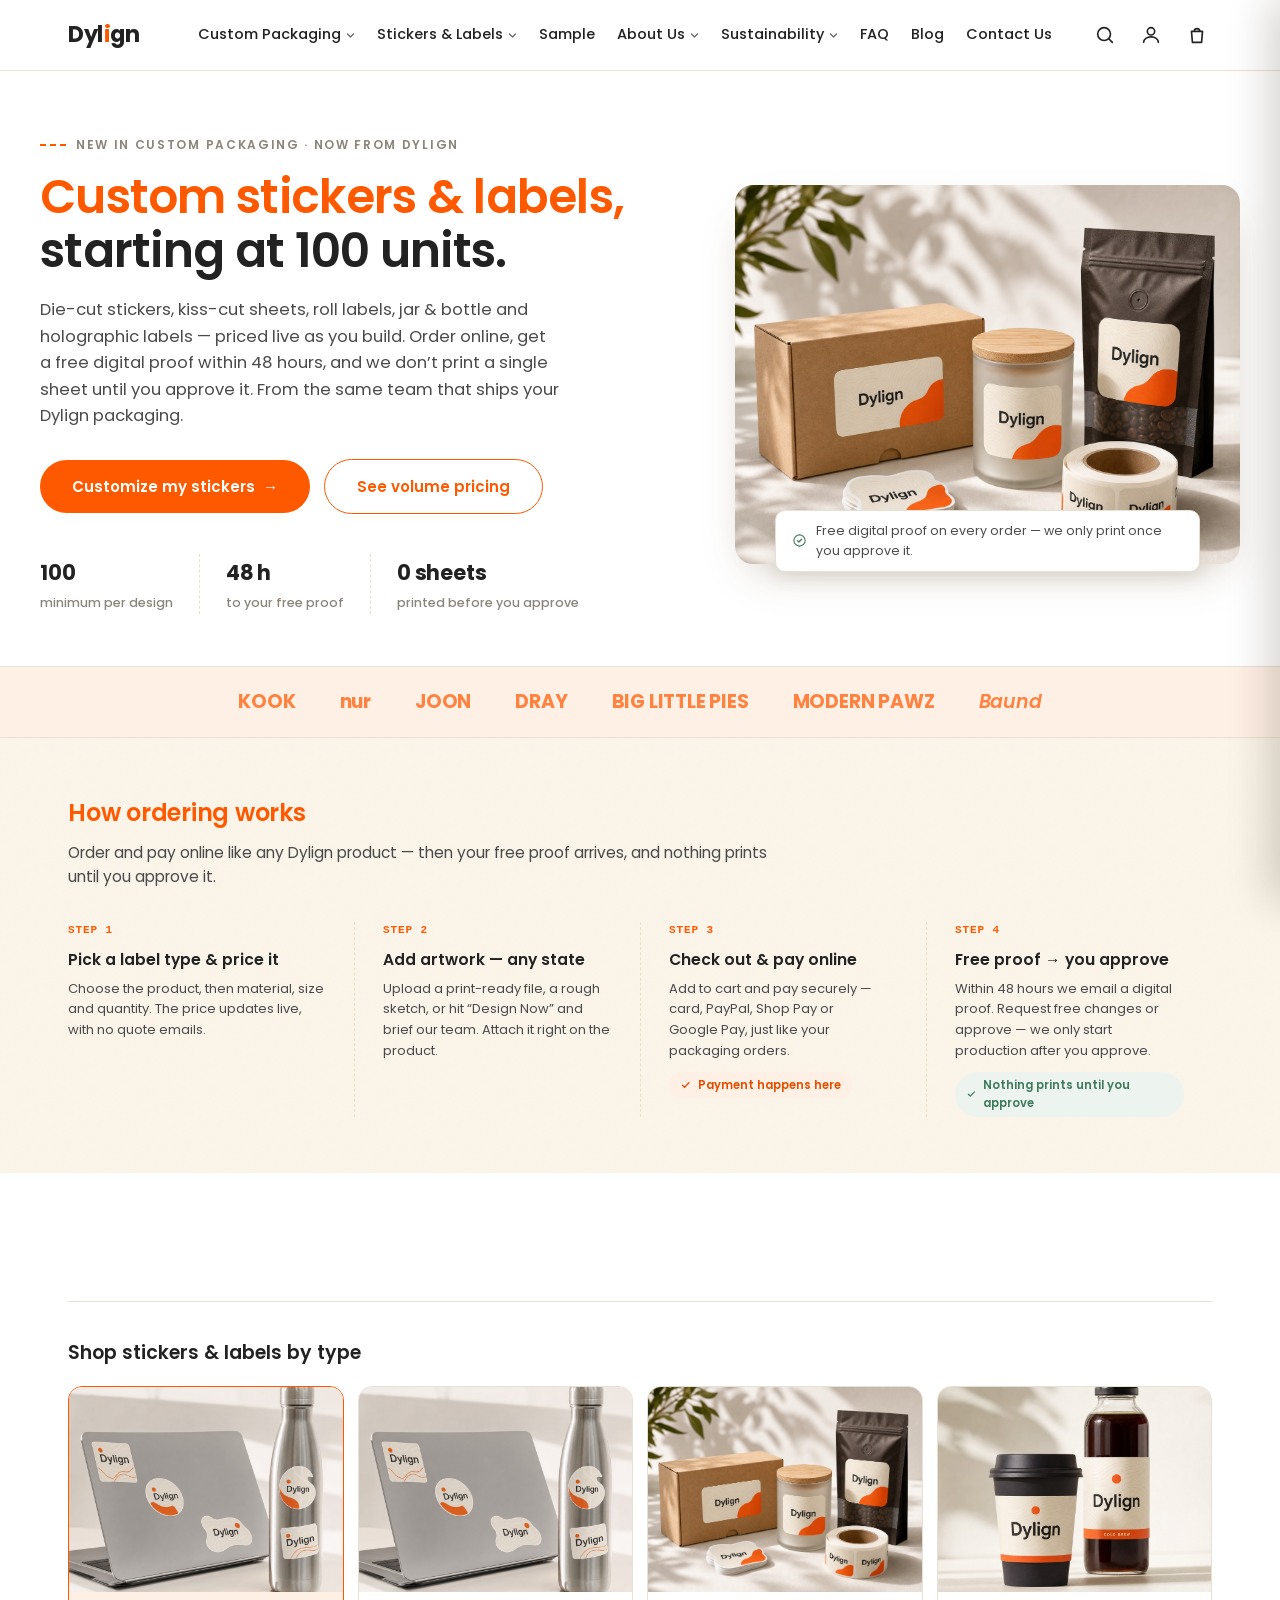
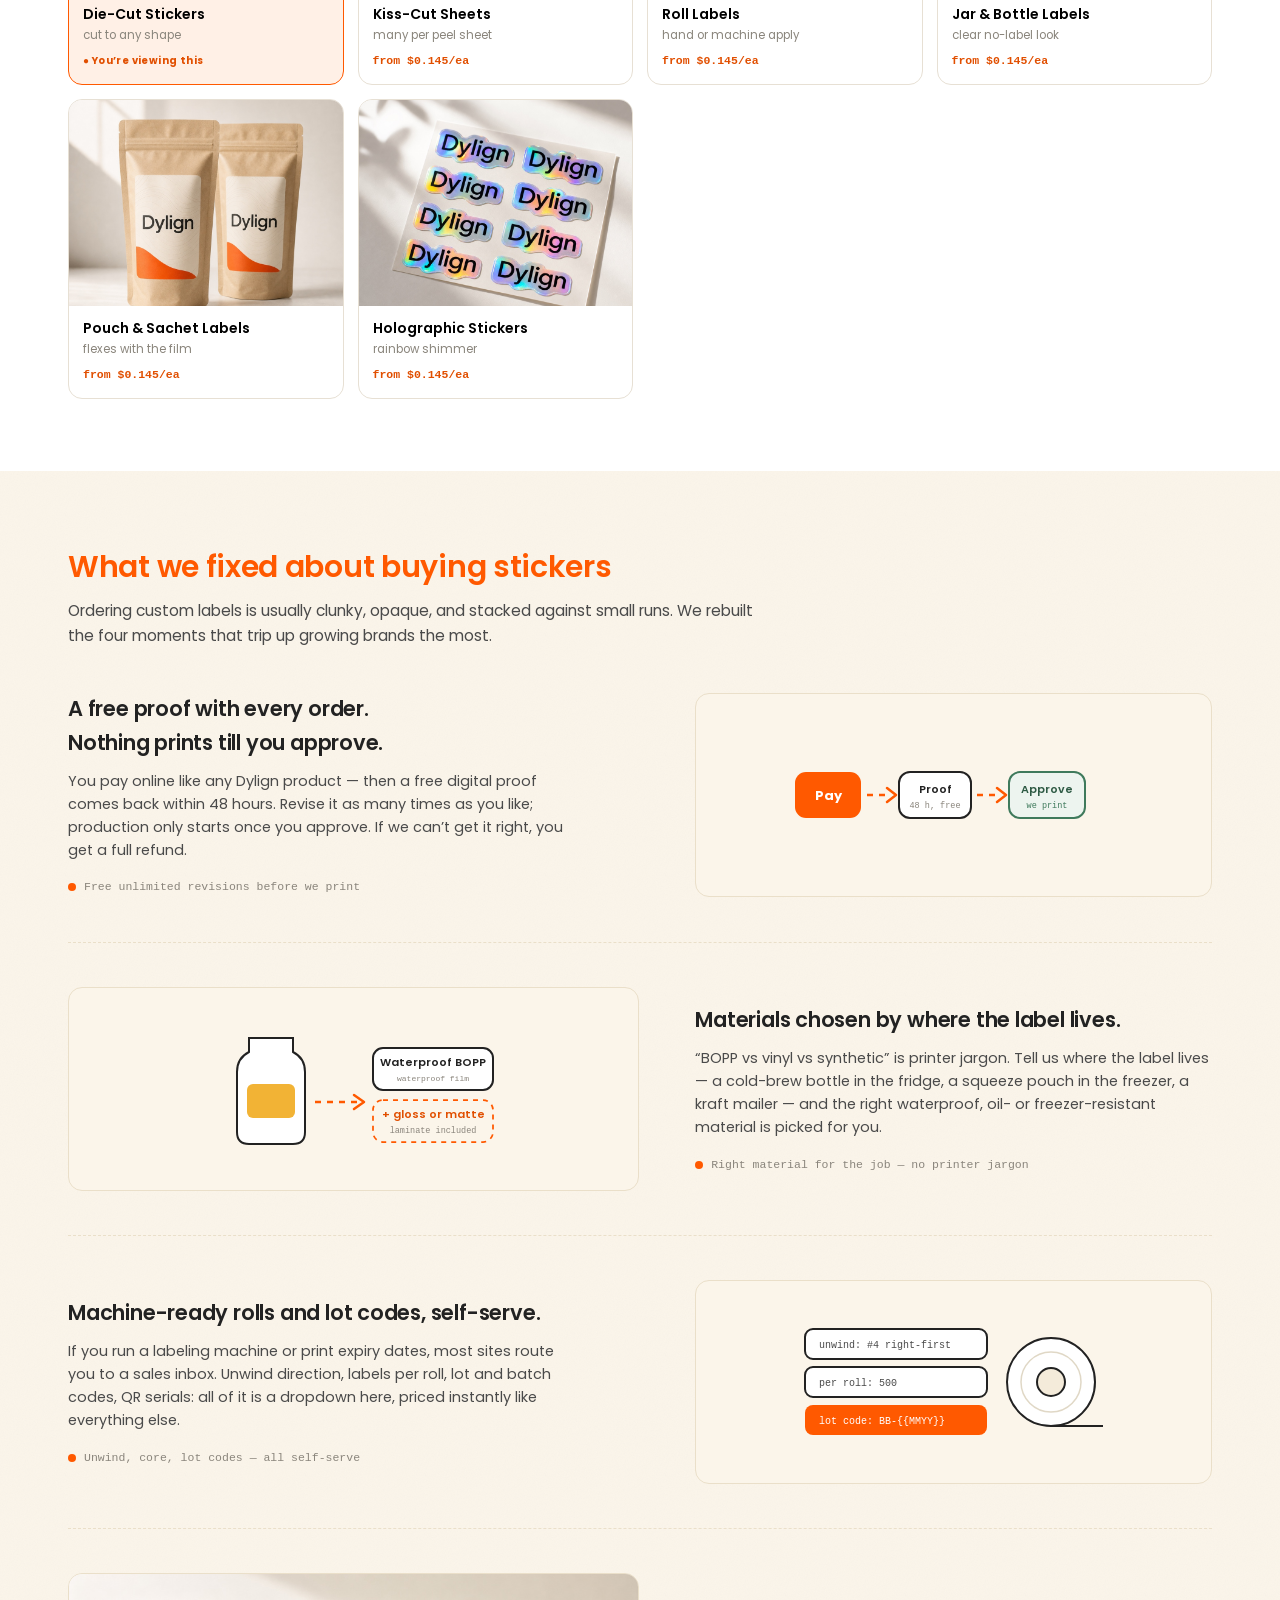
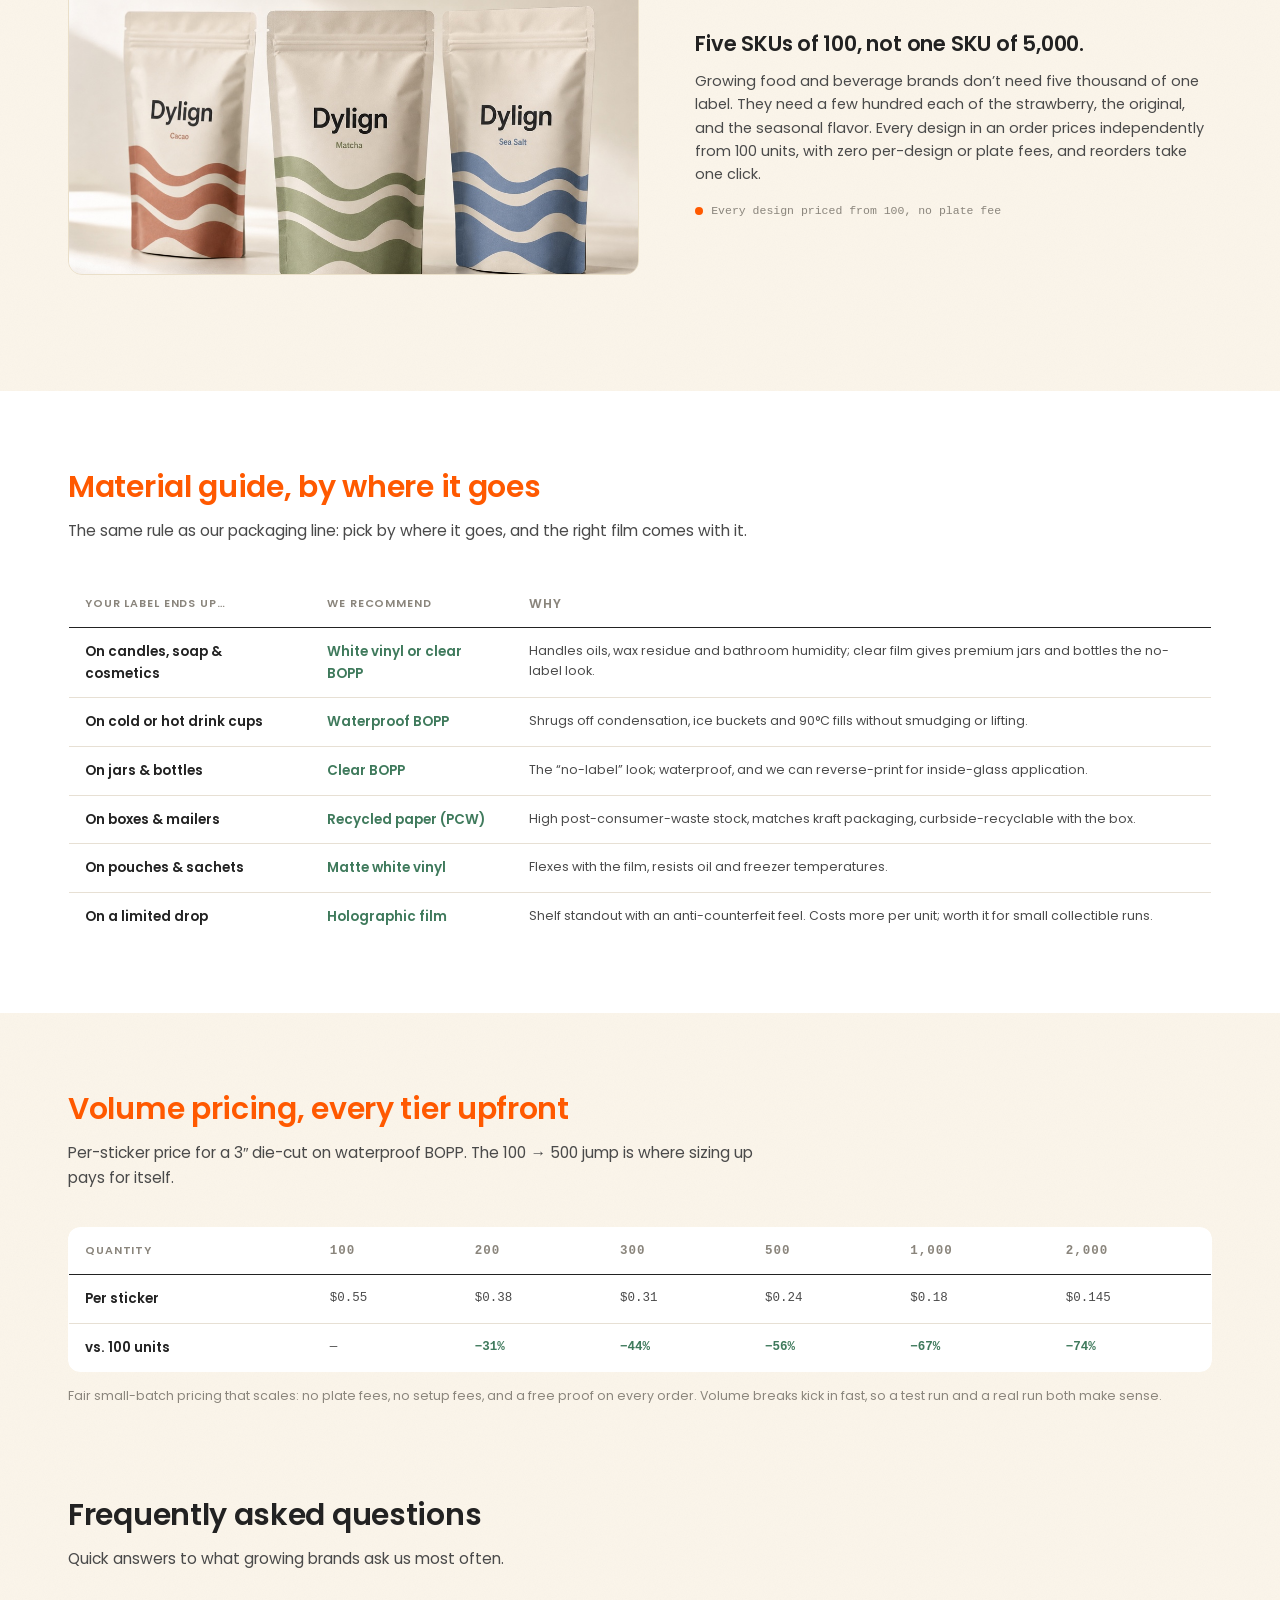
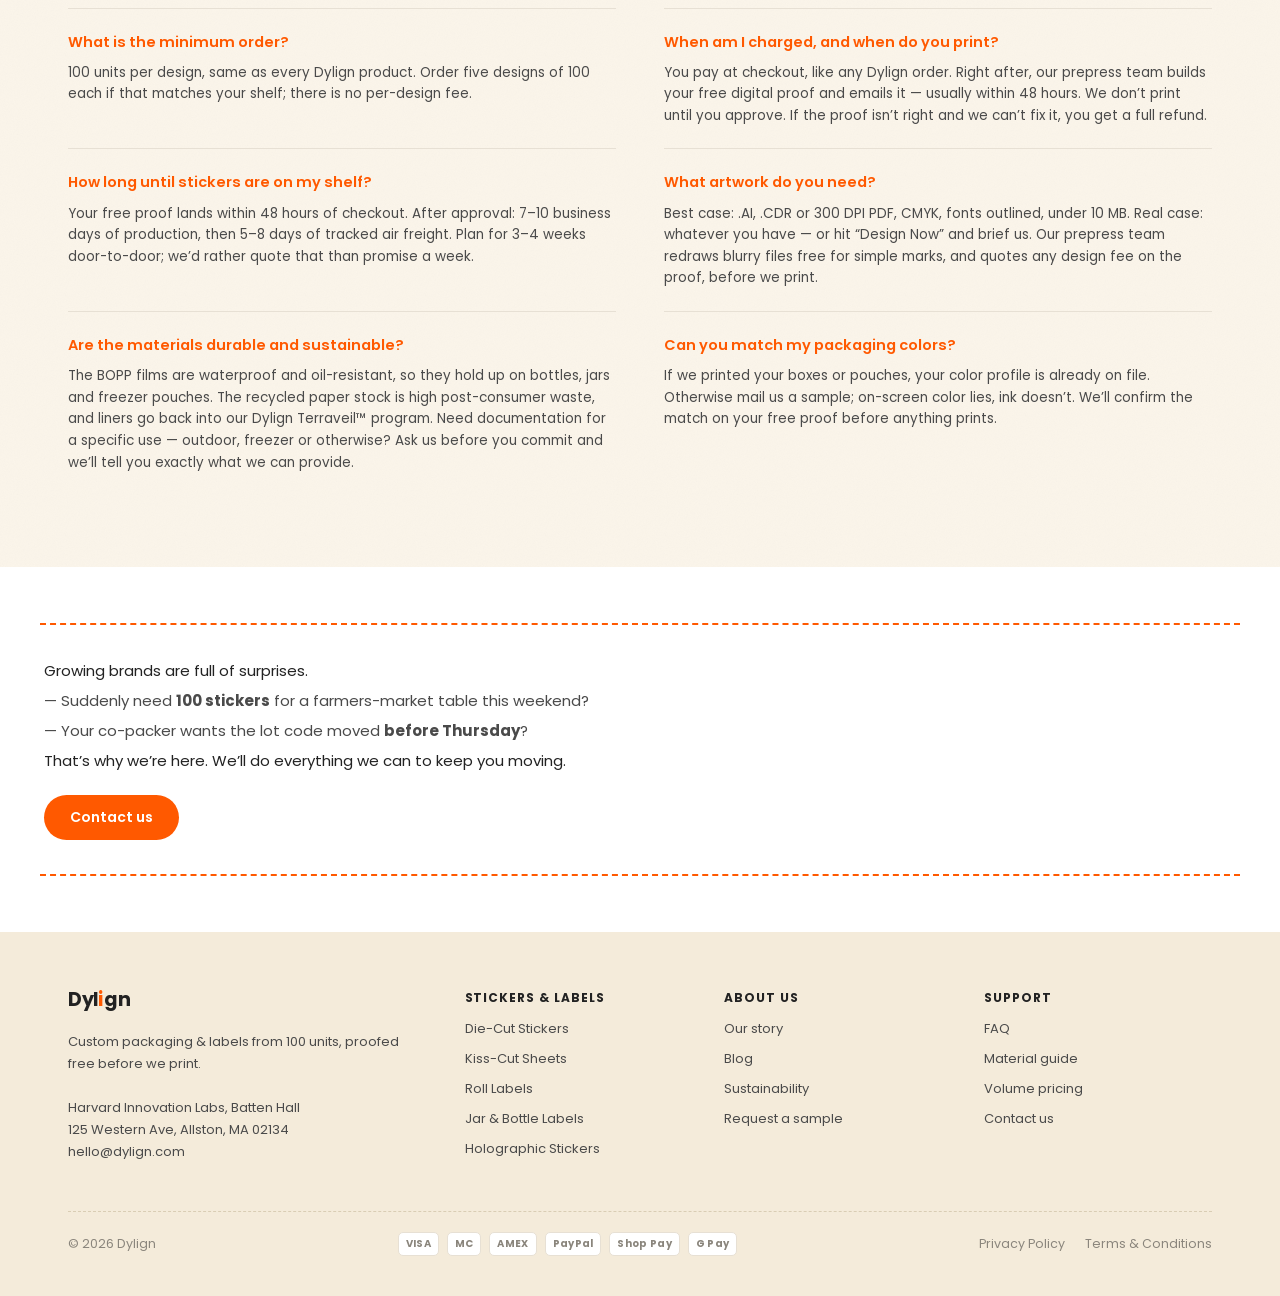
<file: prototype/index.html>
<!DOCTYPE html>
<html lang="en">
<head>
<meta charset="UTF-8" />
<meta name="viewport" content="width=device-width, initial-scale=1.0" />
<title>Custom Stickers &amp; Labels — Dylign</title>
<meta name="description" content="Custom stickers and labels from 100 units. Priced live, ordered online, then proofed free within 48 hours — we don't print until you approve. From the team behind your Dylign packaging." />
<meta name="theme-color" content="#FF5900" />
<meta property="og:type" content="website" />
<meta property="og:title" content="Custom Stickers &amp; Labels — Dylign" />
<meta property="og:description" content="Die-cut stickers, kiss-cut sheets, roll labels, jar &amp; bottle labels and holographic stickers from 100 units. Order online, free 48-hour proof, nothing prints until you approve." />
<link rel="icon" href="data:image/svg+xml,%3Csvg xmlns='http://www.w3.org/2000/svg' viewBox='0 0 32 32'%3E%3Crect x='4' y='4' width='24' height='24' rx='7' fill='%23FF5900'/%3E%3Ccircle cx='16' cy='16' r='4.5' fill='%23FBF5EA'/%3E%3C/svg%3E" />
<link rel="preconnect" href="https://fonts.googleapis.com">
<link rel="preconnect" href="https://fonts.gstatic.com" crossorigin>
<link href="https://fonts.googleapis.com/css2?family=Poppins:wght@400;500;600;700&display=swap" rel="stylesheet">
<style>
  :root{
    --orange:#FF5900;--orange-deep:#E14F00;--orange-soft:#FFF0E6;
    --ink:#222222;--ink-2:#4A4A4A;--ink-3:#8A857C;
    --cream:#FBF5EA;--cream-2:#F4EBDA;--line:#E7E0D4;--line-warm:#EADFC9;
    --sage:#8FA05E;--amber:#F2B335;--ok:#3F7A5C;--blue:#4C86E0;--blue-deep:#3C6FC0;
    --mono:ui-monospace,"SF Mono","Cascadia Code",Menlo,Consolas,monospace;
    --ease:cubic-bezier(0.16,1,0.3,1);--shadow:0 6px 16px rgba(90,68,38,.10);
  }
  *{box-sizing:border-box}
  html{scroll-behavior:smooth}
  html,body{margin:0;padding:0}
  .skip{position:fixed;left:12px;top:-48px;z-index:100;background:var(--ink);color:#fff;text-decoration:none;padding:9px 16px;border-radius:8px;font-size:13px;font-weight:600;transition:top .2s var(--ease)}
  .skip:focus{top:12px;outline:2px solid var(--orange);outline-offset:2px}
  body{font-family:'Poppins',-apple-system,BlinkMacSystemFont,"Segoe UI",Arial,sans-serif;color:var(--ink);background:#fff;line-height:1.6;font-size:15px;-webkit-font-smoothing:antialiased}
  a{color:inherit}
  .wrap{max-width:1200px;margin:0 auto;padding:0 28px}
  ::selection{background:var(--orange-soft)}

  /* buttons */
  .btn{display:inline-flex;align-items:center;justify-content:center;gap:8px;border:0;cursor:pointer;font-family:inherit;font-weight:600;font-size:14px;border-radius:999px;padding:12px 26px;transition:background .2s var(--ease),color .2s var(--ease),border-color .2s var(--ease),transform .12s var(--ease)}
  .btn:active{transform:scale(.98)}
  .btn:focus-visible{outline:2px solid var(--orange);outline-offset:3px}
  .btn-solid{background:var(--orange);color:#fff}
  .btn-solid:hover{background:var(--orange-deep)}
  .btn-line{background:#fff;color:var(--orange);border:1.5px solid var(--orange)}
  .btn-line:hover{background:var(--orange-soft)}
  .btn-ghost{background:transparent;color:var(--ink-2);border:1.5px solid var(--line)}
  .btn-ghost:hover{border-color:var(--ink-3);color:var(--ink)}
  .btn-dark{background:var(--ink);color:#fff}
  .btn-dark:hover{background:#000}
  .btn-lg{padding:15px 32px;font-size:15px}
  .btn-block{width:100%}
  .arrow{transition:transform .25s var(--ease)}
  .btn:hover .arrow{transform:translateX(3px)}

  /* nav */
  nav.top{position:sticky;top:0;z-index:60;background:rgba(255,255,255,.94);backdrop-filter:saturate(160%) blur(10px);border-bottom:1px solid var(--line)}
  .nav-in{display:flex;align-items:center;gap:22px;height:70px}
  .logo{font-weight:700;font-size:26px;letter-spacing:-.02em;color:var(--ink);text-decoration:none;display:inline-flex;align-items:center;flex:none}
  .logo svg{height:26px;width:auto;display:block}
  .nav-links{display:flex;align-items:center;gap:22px;font-size:14.5px;font-weight:500;color:var(--ink);margin-left:6px}
  .nav-item{position:relative;display:inline-flex;align-items:center}
  .nav-item > a{text-decoration:none;transition:color .2s;display:inline-flex;align-items:center;gap:5px;white-space:nowrap;padding:24px 0;color:var(--ink)}
  .nav-item > a:hover{color:var(--orange)}
  .nav-item .caret{width:9px;height:9px;opacity:.7;transition:transform .2s var(--ease)}
  .nav-item.has-menu:hover .caret,.nav-item.has-menu:focus-within .caret{transform:rotate(180deg)}
  .nav-menu{position:absolute;top:100%;left:-14px;min-width:236px;background:#fff;border:1px solid var(--line);border-radius:14px;box-shadow:0 20px 44px -14px rgba(90,68,38,.28);padding:10px;display:none;z-index:70}
  .nav-menu::before{content:"";position:absolute;top:-12px;left:0;right:0;height:12px}
  .nav-item.has-menu:hover .nav-menu,.nav-item.has-menu:focus-within .nav-menu{display:block;animation:menuin .16s var(--ease)}
  @keyframes menuin{from{opacity:0;transform:translateY(-4px)}to{opacity:1;transform:none}}
  .nav-menu a{display:block;padding:9px 12px;border-radius:9px;font-size:14px;font-weight:500;color:var(--ink);text-decoration:none;white-space:nowrap}
  .nav-menu a:hover{background:var(--orange-soft);color:var(--orange-deep)}
  .nav-menu a small{display:block;font-size:11.5px;color:var(--ink-3);font-weight:400;margin-top:1px}
  .nav-menu a:hover small{color:var(--orange-deep);opacity:.8}
  .nav-menu .nm-head{font-size:10.5px;font-weight:600;letter-spacing:.09em;text-transform:uppercase;color:var(--ink-3);padding:6px 12px 8px}
  .nav-icons{display:flex;align-items:center;gap:16px;margin-left:auto;flex:none}
  .nav-icons button{background:none;border:0;padding:4px;cursor:pointer;color:var(--ink);display:inline-flex;border-radius:8px;position:relative}
  .nav-icons button:hover{color:var(--orange)}
  .nav-icons button:focus-visible{outline:2px solid var(--orange);outline-offset:2px}
  .nav-icons svg{width:22px;height:22px}
  .cart-badge{position:absolute;top:-3px;right:-4px;min-width:17px;height:17px;padding:0 4px;border-radius:999px;background:var(--orange);color:#fff;font-size:10.5px;font-weight:700;line-height:17px;text-align:center;display:none}
  .cart-badge.show{display:block}
  @media(max-width:1080px){.nav-links{display:none}}
  @media(max-width:560px){.wrap{padding:0 18px}.nav-in{gap:14px;height:62px}.logo svg{height:23px}}

  /* hero */
  .hero{padding:64px 0 52px;display:grid;grid-template-columns:1.12fr .88fr;gap:52px;align-items:center}
  .eyebrow{font-size:12px;font-weight:600;letter-spacing:.14em;text-transform:uppercase;color:var(--ink-3);margin:0 0 16px;display:flex;align-items:center;gap:10px}
  .eyebrow::before{content:"";width:26px;height:0;border-top:2px dashed var(--orange)}
  h1{font-size:47px;line-height:1.14;font-weight:600;letter-spacing:-.015em;margin:0 0 20px;color:var(--orange);text-wrap:balance}
  h1 span{color:var(--ink)}
  .hero .sub{font-size:16.5px;color:var(--ink-2);max-width:34em;margin:0 0 30px;text-wrap:pretty}
  .cta-row{display:flex;gap:14px;align-items:center;flex-wrap:wrap}
  .hero-facts{display:flex;gap:0;margin-top:40px;flex-wrap:wrap}
  .hero-facts div{padding:2px 26px 0 0;margin-right:26px;border-right:1px dashed var(--line-warm)}
  .hero-facts div:last-child{border-right:0;margin-right:0;padding-right:0}
  .hero-facts b{display:block;font-size:21px;font-weight:700;color:var(--ink);letter-spacing:-.01em}
  .hero-facts small{font-size:12.5px;color:var(--ink-3);font-weight:500}
  .hero-art{position:relative}
  .hero-art img{width:100%;height:auto;display:block;border-radius:18px;box-shadow:0 18px 44px -20px rgba(94,68,32,.4)}
  .hero-note{position:absolute;bottom:-8px;left:8%;right:8%;background:#fff;border:1px solid var(--line);border-radius:10px;box-shadow:var(--shadow);padding:10px 16px;font-size:12.5px;color:var(--ink-2);display:flex;gap:9px;align-items:center}
  .hero-note svg{width:15px;height:15px;flex:none}
  @media(max-width:960px){.hero{grid-template-columns:1fr;gap:40px;padding:44px 0 32px}h1{font-size:34px}}
  @media(max-width:560px){.hero{padding:32px 0 24px}h1{font-size:29px}.hero .sub{font-size:15.5px}.hero-facts{display:grid;grid-template-columns:repeat(3,1fr);gap:14px;margin-top:30px}.hero-facts div{border-right:0;padding:0;margin:0}.hero-facts b{font-size:17px}.hero-facts small{font-size:11px}}

  .rise{opacity:0;transform:translateY(14px);animation:rise .7s var(--ease) forwards;animation-delay:calc(var(--i,0)*90ms)}
  @keyframes rise{to{opacity:1;transform:none}}
  @media(prefers-reduced-motion:reduce){.rise{animation:none;opacity:1;transform:none}html{scroll-behavior:auto}.toast.show{animation:none}.btn,.chip,.path,.checkrow,.price,.seg-btn,.nav-menu{transition:none;animation:none}}

  /* brand strip */
  .brandstrip{background:var(--orange-soft);border-top:1px solid var(--line);border-bottom:1px solid var(--line)}
  .brandstrip .wrap{display:flex;align-items:center;justify-content:center;gap:12px 44px;flex-wrap:wrap;padding-top:20px;padding-bottom:20px}
  .brandstrip .bl{font-weight:700;font-size:19px;color:var(--orange);opacity:.72;letter-spacing:-.01em;white-space:nowrap}
  .brandstrip .bl.script{font-style:italic;font-weight:600}
  @media(max-width:560px){.brandstrip .bl{font-size:16px}.brandstrip .wrap{gap:10px 26px}}

  section.band{padding:72px 0}
  section.band.cream{background-color:var(--cream);background-image:url("data:image/svg+xml,%3Csvg xmlns='http://www.w3.org/2000/svg' width='120' height='120'%3E%3Cfilter id='n'%3E%3CfeTurbulence type='fractalNoise' baseFrequency='0.9' numOctaves='2' stitchTiles='stitch'/%3E%3CfeColorMatrix type='saturate' values='0'/%3E%3C/filter%3E%3Crect width='100%25' height='100%25' filter='url(%23n)' opacity='0.045'/%3E%3C/svg%3E")}
  .sec-head{margin:0 0 8px;font-size:30px;font-weight:600;letter-spacing:-.01em;color:var(--orange);text-wrap:balance}
  .sec-head.ink{color:var(--ink)}
  .sec-sub{color:var(--ink-2);font-size:15.5px;max-width:46em;margin:0 0 36px;text-wrap:pretty}
  @media(max-width:680px){section.band{padding:52px 0}.sec-head{font-size:24px}.sec-sub{font-size:14.5px;margin-bottom:28px}}

  /* flow strip */
  .flowstrip{display:grid;grid-template-columns:repeat(4,1fr);gap:0;margin-top:8px}
  .fstep{position:relative;padding:0 28px 0 0}
  .fstep + .fstep{padding-left:28px;border-left:1px dashed var(--line-warm)}
  .fstep .k{font-family:var(--mono);font-size:11px;font-weight:700;color:var(--orange);letter-spacing:.08em;margin-bottom:8px;display:block}
  .fstep h4{margin:0 0 6px;font-size:15.5px;font-weight:600}
  .fstep p{margin:0;font-size:13px;color:var(--ink-2)}
  .fstep .pay-flag{display:inline-flex;align-items:center;gap:6px;margin-top:10px;font-size:11.5px;font-weight:600;color:var(--orange-deep);background:var(--orange-soft);border-radius:999px;padding:4px 11px}
  .fstep .ok-flag{display:inline-flex;align-items:center;gap:6px;margin-top:10px;font-size:11.5px;font-weight:600;color:var(--ok);background:#EDF4EF;border-radius:999px;padding:4px 11px}
  @media(max-width:900px){.flowstrip{grid-template-columns:1fr 1fr;row-gap:26px}.fstep:nth-child(3){border-left:0;padding-left:0}}
  @media(max-width:560px){.flowstrip{grid-template-columns:1fr}.fstep + .fstep{border-left:0;padding-left:0;border-top:1px dashed var(--line-warm);padding-top:22px}.fstep{padding-right:0}}

  /* breadcrumb */
  .crumb{display:flex;align-items:center;gap:9px;font-size:13px;color:var(--ink-3);margin:0 0 24px;flex-wrap:wrap}
  .crumb a{text-decoration:none;color:var(--ink-3)}
  .crumb a:hover{color:var(--orange)}
  .crumb .sep{opacity:.6}
  .crumb .cur{color:var(--ink);font-weight:600}

  /* PDP */
  .pdp{display:grid;grid-template-columns:minmax(0,1fr) minmax(0,1fr);gap:44px;align-items:start}
  @media(max-width:900px){.pdp{grid-template-columns:1fr;gap:28px}}
  .gallery{position:sticky;top:88px}
  @media(max-width:900px){.gallery{position:static}}
  .gallery-main{position:relative;border:1px solid var(--line);border-radius:16px;overflow:hidden;background:#FBF7EF;aspect-ratio:1/1}
  .gallery-main img{width:100%;height:100%;object-fit:cover;display:block}
  .gallery-tag{position:absolute;top:14px;left:14px;background:var(--ink);color:#fff;font-size:11px;font-weight:600;letter-spacing:.04em;border-radius:999px;padding:6px 13px}
  .gallery-thumbs{display:grid;grid-template-columns:repeat(5,1fr);gap:10px;margin-top:12px}
  .thumb{border:1.5px solid var(--line);border-radius:11px;overflow:hidden;background:#FBF7EF;cursor:pointer;padding:0;aspect-ratio:1/1;transition:border-color .18s var(--ease)}
  .thumb img{width:100%;height:100%;object-fit:cover;display:block}
  .thumb:hover{border-color:var(--ink-3)}
  .thumb.sel{border-color:var(--orange)}
  .thumb:focus-visible{outline:2px solid var(--orange);outline-offset:2px}
  .gallery-note{display:flex;gap:9px;align-items:flex-start;margin-top:16px;font-size:12.5px;color:var(--ink-2);background:var(--cream);border-radius:10px;padding:12px 14px}
  .gallery-note svg{width:16px;height:16px;flex:none;margin-top:1px}

  .config .prod-title{margin:0 0 3px;font-size:30px;font-weight:600;letter-spacing:-.01em}
  .config .prod-lede{margin:0 0 6px;font-size:14px;color:var(--ink-2)}
  .config .prod-rating{display:flex;align-items:center;gap:8px;font-size:12.5px;color:var(--ink-3);margin:0 0 4px}
  .config .prod-rating .stars{color:var(--amber);letter-spacing:2px}

  .opt-row{display:grid;grid-template-columns:120px 1fr;gap:18px;align-items:start;padding:18px 0;border-top:1px solid var(--line)}
  .opt-label{font-size:13.5px;font-weight:600;color:var(--ink);padding-top:9px}
  .opt-label .sub{display:block;font-weight:500;font-size:11.5px;color:var(--ink-3);margin-top:2px}
  .opt-control{min-width:0}
  .opt-help{font-size:12px;color:var(--ink-3);margin:-2px 0 10px}
  @media(max-width:560px){.opt-row{grid-template-columns:1fr;gap:9px}.opt-label{padding-top:0}}

  .seg{display:grid;grid-auto-flow:column;grid-auto-columns:1fr;gap:10px}
  .seg.wrap2{grid-auto-flow:row;grid-template-columns:1fr 1fr}
  .seg.wrap3{grid-auto-flow:row;grid-template-columns:repeat(3,1fr)}
  .seg-btn{font-family:inherit;font-size:13.5px;font-weight:600;color:var(--ink);background:#fff;border:1.5px solid var(--line);border-radius:10px;padding:12px 10px;cursor:pointer;text-align:center;line-height:1.3;transition:border-color .16s var(--ease),background .16s var(--ease),transform .12s var(--ease)}
  .seg-btn small{display:block;font-weight:500;font-size:11px;color:var(--ink-3);margin-top:2px}
  .seg-btn:hover{border-color:var(--ink-3)}
  .seg-btn:active{transform:scale(.98)}
  .seg-btn:focus-visible{outline:2px solid var(--orange);outline-offset:2px}
  .seg-btn.sel{border-color:var(--orange);background:var(--orange-soft)}
  .seg-btn.sel small{color:var(--orange-deep)}

  .chips{display:grid;grid-template-columns:repeat(3,1fr);gap:8px}
  @media(max-width:520px){.chips{grid-template-columns:repeat(2,1fr)}}
  .chip{font-family:inherit;text-align:left;background:#fff;border:1.5px solid var(--line);border-radius:11px;padding:8px;cursor:pointer;font-size:12.5px;font-weight:600;color:var(--ink);transition:border-color .16s var(--ease),background .16s var(--ease),transform .12s var(--ease)}
  .chip small{display:block;font-weight:500;font-size:11px;color:var(--ink-3);margin-top:1px;line-height:1.4}
  .chip:hover{border-color:var(--ink-3)}
  .chip:active{transform:scale(.98)}
  .chip:focus-visible{outline:2px solid var(--orange);outline-offset:2px}
  .chip.sel{border-color:var(--orange);background:var(--orange-soft)}
  .chip .chip-txt{display:block;padding:2px 4px 4px}
  .chip .price-hint{display:block;font-family:var(--mono);font-size:10.5px;font-weight:500;color:var(--ink-3);margin-top:2px}
  .chip.sel .price-hint{color:var(--orange-deep)}
  .chip-img{display:block;width:100%;aspect-ratio:5/4;object-fit:cover;border-radius:7px;margin-bottom:6px;background:#F2ECE0}
  .chips.mini{grid-template-columns:repeat(3,1fr)}
  .chip.mini{padding:11px 8px;text-align:center}
  .chip.mini .n{font-family:var(--mono);font-size:14px;display:block}

  .hint-box{background:#FBF3E4;border:0;border-radius:10px;padding:12px 14px;font-size:12.5px;color:var(--ink-2);display:flex;gap:10px;align-items:flex-start}
  .hint-box svg{width:16px;height:16px;flex:none;margin-top:2px}
  .hint-box b{color:var(--ink)}

  .field{display:flex;flex-direction:column;gap:6px}
  .field label{font-size:12px;font-weight:600;color:var(--ink-2)}
  .field-row{display:flex;gap:12px;align-items:flex-end;flex-wrap:wrap}
  .field input[type=number]{font-family:var(--mono);font-size:14px;color:var(--ink);background:#fff;border:1.5px solid var(--line);border-radius:9px;padding:9px 12px;width:104px;transition:border-color .2s}
  select.sel-input{font-family:inherit;font-size:14px;color:var(--ink);background:#fff;border:1.5px solid var(--line);border-radius:10px;padding:11px 14px;width:100%;cursor:pointer;appearance:none;-webkit-appearance:none;background-image:url("data:image/svg+xml,%3Csvg xmlns='http://www.w3.org/2000/svg' width='12' height='12' viewBox='0 0 12 12'%3E%3Cpath d='M2 4l4 4 4-4' stroke='%238A857C' stroke-width='1.6' fill='none' stroke-linecap='round' stroke-linejoin='round'/%3E%3C/svg%3E");background-repeat:no-repeat;background-position:right 14px center;padding-right:36px;transition:border-color .2s}
  .field input:focus,select.sel-input:focus{outline:none;border-color:var(--orange)}
  .field .err{font-size:11.5px;color:#AE4130;display:none}
  .field.bad input{border-color:#AE4130}
  .field.bad .err{display:block}
  .x-sep{font-size:13px;color:var(--ink-3);padding-bottom:12px}

  .check-list{display:flex;flex-direction:column;gap:8px}
  .checkrow{display:flex;align-items:flex-start;gap:12px;background:#fff;border:1.5px solid var(--line);border-radius:10px;padding:12px 14px;cursor:pointer;transition:border-color .16s var(--ease),background .16s var(--ease)}
  .checkrow:hover{border-color:var(--ink-3)}
  .checkrow.sel{border-color:var(--orange);background:var(--orange-soft)}
  .checkrow input{margin-top:3px;accent-color:var(--orange)}
  .vd-item{display:flex;flex-direction:column}
  .vd-field{margin:8px 0 2px 38px;display:flex;flex-direction:column;gap:6px;animation:fadein .25s var(--ease)}
  .vd-field label{font-size:11.5px;font-weight:600;color:var(--ink-2)}
  .vd-field input,.vd-field select{font-family:var(--mono);font-size:13px;color:var(--ink);background:#fff;border:1.5px solid var(--line);border-radius:9px;padding:9px 12px;width:100%;max-width:340px;transition:border-color .2s}
  .vd-field select{font-family:inherit}
  .vd-field input:focus,.vd-field select:focus{outline:none;border-color:var(--orange)}
  .vd-field input::placeholder{color:#B8B2A6}
  .checkrow .t{font-size:13.5px;font-weight:600}
  .checkrow .d{font-size:12px;color:var(--ink-3);font-weight:400}
  .checkrow .fee{margin-left:auto;font-family:var(--mono);font-size:11.5px;color:var(--ink-2);white-space:nowrap;padding-top:2px}
  @keyframes fadein{from{opacity:0;transform:translateY(8px)}to{opacity:1;transform:none}}

  .art-block{margin-top:8px}
  .art-block h5{margin:0 0 8px;font-size:12.5px;font-weight:600;display:flex;align-items:center;gap:9px;flex-wrap:wrap}
  .art-block h5 .dn{font-family:var(--mono);font-size:10px;color:var(--orange);background:var(--orange-soft);border-radius:999px;padding:3px 9px}
  .art-drop{display:flex;flex-direction:column;align-items:center;gap:7px;text-align:center;border:1.5px dashed var(--line-warm);border-radius:11px;padding:18px 16px;background:#FCFAF4}
  .art-drop svg{width:24px;height:24px}
  .art-drop > span{font-size:13px;color:var(--ink-2)}
  .art-choose{background:none;border:0;padding:0;font:inherit;font-weight:600;color:var(--orange);cursor:pointer;text-decoration:underline;text-underline-offset:2px}
  .art-choose:hover{color:var(--orange-deep)}
  .art-hint{font-size:11.5px;color:var(--ink-3)}
  .art-file{display:flex;align-items:center;gap:10px;background:#EDF4EF;border-radius:10px;padding:11px 14px;font-size:13px}
  .art-file svg{width:17px;height:17px;flex:none}
  .art-file .af-name{font-weight:600;color:var(--ink);overflow:hidden;text-overflow:ellipsis;white-space:nowrap}
  .art-file .af-size{font-family:var(--mono);font-size:11.5px;color:var(--ink-3);flex:none}
  .art-file .af-remove{margin-left:auto;flex:none;background:none;border:0;font-size:20px;line-height:1;color:var(--ink-3);cursor:pointer;padding:0 2px}
  .art-file .af-remove:hover{color:#AE4130}
  .art-brief{display:flex;flex-direction:column;gap:6px;margin-top:8px}
  .art-brief label{font-size:11.5px;font-weight:600;color:var(--ink-2)}
  .art-brief textarea{width:100%;font-family:inherit;font-size:13.5px;border:1.5px solid var(--line);border-radius:10px;padding:11px 13px;min-height:64px;resize:vertical;color:var(--ink)}
  .art-brief textarea:focus{outline:none;border-color:var(--orange)}
  .art-design{display:flex;gap:11px;align-items:flex-start;background:#EEF4FC;border:1px solid #D5E3F6;border-radius:10px;padding:12px 14px;font-size:12.5px;color:#2E4E7E;margin-top:8px}
  .art-design svg{width:17px;height:17px;flex:none;margin-top:1px}
  .art-design b{color:#20437A}

  .buybox{margin-top:24px;padding-top:22px;border-top:1px solid var(--line)}
  .price-line{display:flex;align-items:baseline;gap:12px;flex-wrap:wrap}
  .price{font-family:var(--mono);font-size:38px;font-weight:700;letter-spacing:-.02em;line-height:1;transition:color .3s}
  .price.bump{color:var(--orange)}
  .price-per{font-size:14px;color:var(--ink-2)}
  .price-per b{font-family:var(--mono);font-weight:600}
  .save-pill{font-size:11.5px;font-weight:600;color:var(--ok);background:#EDF4EF;border-radius:999px;padding:4px 11px}
  .shoppay{display:flex;align-items:center;gap:8px;margin-top:12px;font-size:12.5px;color:var(--ink-3)}
  .shoppay .sp-badge{font-weight:700;color:#5A31F4;background:#EDE7FE;border-radius:6px;padding:2px 8px;font-size:11px}
  .buy-ctas{display:flex;flex-direction:column;gap:10px;margin-top:18px}
  .btn-design{background:var(--blue);color:#fff}
  .btn-design:hover{background:var(--blue-deep)}
  .buy-reassure{display:flex;gap:10px;align-items:flex-start;margin-top:16px;font-size:12.5px;color:var(--ink-2)}
  .buy-reassure svg{width:17px;height:17px;flex:none;margin-top:1px}
  .buy-reassure b{color:var(--ink)}
  details.order-det{margin-top:18px;border-top:1px solid var(--line);padding-top:14px}
  details.order-det summary{cursor:pointer;list-style:none;font-size:13px;font-weight:600;color:var(--ink);display:flex;align-items:center;gap:8px}
  details.order-det summary::-webkit-details-marker{display:none}
  details.order-det summary .chev{width:12px;height:12px;transition:transform .2s var(--ease);color:var(--ink-3)}
  details.order-det[open] summary .chev{transform:rotate(180deg)}
  .q-rows{margin-top:12px;display:flex;flex-direction:column;gap:8px}
  .q-row{display:flex;justify-content:space-between;gap:14px;font-size:13px;color:var(--ink-2)}
  .q-row b{color:var(--ink);font-weight:600;text-align:right}
  .q-row b.num{font-family:var(--mono)}
  .q-row .ok{color:var(--ok)}
  .timeline{margin-top:14px;border-top:1px dashed var(--line-warm);padding-top:14px}
  .timeline .tl-title{font-size:11px;font-weight:600;letter-spacing:.1em;text-transform:uppercase;color:var(--ink-3);margin-bottom:12px}
  .tl-row{display:flex;gap:12px;font-size:12.5px;color:var(--ink-2);padding:0 0 12px 0;position:relative}
  .tl-row:last-child{padding-bottom:0}
  .tl-dot{width:9px;height:9px;border-radius:50%;background:var(--orange);flex:none;margin-top:5px;position:relative}
  .tl-row:not(:last-child) .tl-dot::after{content:"";position:absolute;left:4px;top:11px;bottom:-14px;border-left:1px dashed var(--line-warm)}
  .tl-row b{color:var(--ink);font-weight:600}
  .tl-row .dur{margin-left:auto;font-family:var(--mono);font-size:11px;color:var(--ink-3);white-space:nowrap;padding-top:1px}

  /* other label types cross-sell */
  .more-types{margin-top:56px;border-top:1px solid var(--line);padding-top:36px}
  .more-types h3{margin:0 0 18px;font-size:19px;font-weight:600}
  .type-grid{display:grid;grid-template-columns:repeat(4,1fr);gap:14px}
  @media(max-width:820px){.type-grid{grid-template-columns:repeat(2,1fr)}}
  @media(max-width:460px){.type-grid{grid-template-columns:1fr}}
  .type-card{text-align:left;background:#fff;border:1.5px solid var(--line);border-radius:14px;overflow:hidden;cursor:pointer;padding:0;font-family:inherit;transition:border-color .16s var(--ease),transform .16s var(--ease),box-shadow .16s var(--ease)}
  .type-card:hover{border-color:var(--orange);transform:translateY(-2px);box-shadow:0 12px 26px -16px rgba(94,68,32,.4)}
  .type-card:focus-visible{outline:2px solid var(--orange);outline-offset:2px}
  .type-card img{width:100%;aspect-ratio:4/3;object-fit:cover;display:block;background:#F2ECE0}
  .type-card .tc-body{padding:12px 14px 14px}
  .type-card .tc-name{font-size:14px;font-weight:600;margin:0 0 2px}
  .type-card .tc-desc{font-size:11.5px;color:var(--ink-3);line-height:1.5;margin:0 0 6px}
  .type-card .tc-from{font-family:var(--mono);font-size:11.5px;color:var(--orange-deep);font-weight:600}
  .type-card.cur{border-color:var(--orange);background:var(--orange-soft)}
  .type-card.cur .tc-cur{font-size:10px;font-weight:700;color:var(--orange-deep);letter-spacing:.04em}

  /* cart drawer */
  .drawer-overlay{position:fixed;inset:0;z-index:80;background:rgba(40,30,15,.42);opacity:0;visibility:hidden;transition:opacity .3s var(--ease),visibility .3s var(--ease)}
  .drawer-overlay.open{opacity:1;visibility:visible}
  .drawer{position:fixed;top:0;right:0;bottom:0;z-index:81;width:min(420px,92vw);background:#fff;box-shadow:-10px 0 40px rgba(40,30,15,.2);transform:translateX(100%);transition:transform .32s var(--ease);display:flex;flex-direction:column}
  .drawer.open{transform:none}
  .drawer-head{display:flex;align-items:center;justify-content:space-between;padding:22px 24px;border-bottom:1px solid var(--line)}
  .drawer-head h3{margin:0;font-size:20px;font-weight:700}
  .drawer-close{background:none;border:0;cursor:pointer;font-size:24px;line-height:1;color:var(--ink-3);padding:2px 6px}
  .drawer-close:hover{color:var(--ink)}
  .drawer-body{flex:1;overflow-y:auto;padding:20px 24px}
  .cart-empty{color:var(--ink-3);font-size:14px;text-align:center;padding:40px 0}
  .cart-line{display:flex;gap:14px;padding:16px 0;border-bottom:1px solid var(--line)}
  .cart-line:first-child{padding-top:0}
  .cart-thumb{width:74px;height:74px;border-radius:10px;object-fit:cover;flex:none;background:#F2ECE0;border:1px solid var(--line)}
  .cart-info{flex:1;min-width:0}
  .cart-info .ci-name{font-size:14.5px;font-weight:600;margin:0 0 3px}
  .cart-info .ci-spec{font-size:12px;color:var(--ink-3);line-height:1.5;margin:0 0 8px}
  .cart-info .ci-foot{display:flex;align-items:center;gap:12px}
  .qty-step{display:inline-flex;align-items:center;border:1.5px solid var(--line);border-radius:8px;overflow:hidden}
  .qty-step button{background:#FAF6EC;border:0;width:28px;height:28px;cursor:pointer;font-size:15px;color:var(--ink-2);line-height:1}
  .qty-step button:hover{background:#F2E9D6}
  .qty-step span{min-width:30px;text-align:center;font-family:var(--mono);font-size:13px}
  .ci-remove{background:none;border:0;font-size:12px;color:var(--ink-3);cursor:pointer;text-decoration:underline;text-underline-offset:2px}
  .ci-remove:hover{color:#AE4130}
  .cart-price{font-family:var(--mono);font-weight:600;font-size:14px;flex:none}
  .drawer-foot{border-top:1px solid var(--line);padding:20px 24px;background:#FFFDF9}
  .drawer-note{display:flex;gap:9px;align-items:flex-start;font-size:12px;color:var(--ink-2);background:var(--cream);border-radius:9px;padding:11px 13px;margin-bottom:14px}
  .drawer-note svg{width:15px;height:15px;flex:none;margin-top:1px}
  .cart-subtotal{display:flex;justify-content:space-between;align-items:baseline;margin-bottom:4px}
  .cart-subtotal .cs-l{font-size:14px;font-weight:600}
  .cart-subtotal .cs-v{font-family:var(--mono);font-size:20px;font-weight:700}
  .cart-ship{font-size:12px;color:var(--ink-3);margin-bottom:16px}

  /* full-screen overlays (checkout + confirm) */
  .sheet{position:fixed;inset:0;z-index:90;background:var(--cream);overflow-y:auto;opacity:0;visibility:hidden;transition:opacity .28s var(--ease),visibility .28s var(--ease)}
  .sheet.open{opacity:1;visibility:visible}
  .co-bar{background:#fff;border-bottom:1px solid var(--line)}
  .co-bar-in{display:flex;align-items:center;justify-content:space-between;height:66px;max-width:1080px;margin:0 auto;padding:0 28px}
  .co-back{background:none;border:0;cursor:pointer;color:var(--ink-2);font:inherit;font-size:13.5px;font-weight:600;display:inline-flex;align-items:center;gap:7px}
  .co-back:hover{color:var(--orange)}
  .co-bar-in .logo svg{height:24px}
  .co-grid{max-width:1080px;margin:0 auto;padding:34px 28px 60px;display:grid;grid-template-columns:1.05fr .95fr;gap:52px;align-items:start}
  @media(max-width:820px){.co-grid{grid-template-columns:1fr;gap:32px}}
  .co-form h3{margin:0 0 14px;font-size:17px;font-weight:700}
  .co-express-lbl{text-align:center;font-size:12px;color:var(--ink-3);margin-bottom:12px}
  .co-express-btns{display:grid;grid-template-columns:repeat(3,1fr);gap:10px}
  .xpay{border:0;border-radius:8px;height:44px;cursor:pointer;font-weight:700;font-size:13px;display:flex;align-items:center;justify-content:center;color:#fff}
  .xpay.shop{background:#5A31F4}
  .xpay.pp{background:#FFC439;color:#003087}
  .xpay.gp{background:#000}
  .co-or{display:flex;align-items:center;gap:14px;margin:22px 0;color:var(--ink-3);font-size:12px}
  .co-or::before,.co-or::after{content:"";flex:1;border-top:1px solid var(--line)}
  .co-field{margin-bottom:12px}
  .co-field label{display:block;font-size:12px;font-weight:600;color:var(--ink-2);margin-bottom:6px}
  .co-field input,.co-field select{width:100%;font-family:inherit;font-size:14px;color:var(--ink);background:#fff;border:1.5px solid var(--line);border-radius:9px;padding:12px 13px;transition:border-color .2s}
  .co-field input:focus,.co-field select:focus{outline:none;border-color:var(--orange)}
  .co-field .err{font-size:11.5px;color:#AE4130;display:none;margin-top:5px}
  .co-field.bad input{border-color:#AE4130}
  .co-field.bad .err{display:block}
  .co-two{display:grid;grid-template-columns:1fr 1fr;gap:12px}
  .co-three{display:grid;grid-template-columns:1.4fr 1fr 1fr;gap:12px}
  @media(max-width:480px){.co-three{grid-template-columns:1fr}}
  .co-sectlbl{font-size:15px;font-weight:700;margin:24px 0 12px}
  .co-pay-note{display:flex;gap:8px;align-items:flex-start;font-size:12px;color:var(--ink-3);margin:2px 0 14px}
  .co-pay-note svg{width:15px;height:15px;flex:none;margin-top:1px}
  .co-summary{background:#FFFDF9;border:1px solid var(--line-warm);border-radius:14px;padding:24px;position:sticky;top:22px}
  .co-line{display:flex;gap:14px;padding-bottom:16px;border-bottom:1px solid var(--line);margin-bottom:16px}
  .co-line img{width:64px;height:64px;border-radius:10px;object-fit:cover;flex:none;border:1px solid var(--line)}
  .co-line .cl-name{font-size:14px;font-weight:600;margin:0 0 2px}
  .co-line .cl-spec{font-size:11.5px;color:var(--ink-3);line-height:1.5}
  .co-line .cl-price{margin-left:auto;font-family:var(--mono);font-weight:600;font-size:14px}
  .co-sum-row{display:flex;justify-content:space-between;font-size:13px;color:var(--ink-2);margin-bottom:9px}
  .co-sum-row b{color:var(--ink)}
  .co-total{display:flex;justify-content:space-between;align-items:baseline;border-top:1px solid var(--line);margin-top:6px;padding-top:14px}
  .co-total .ct-l{font-size:15px;font-weight:700}
  .co-total .ct-v{font-family:var(--mono);font-size:22px;font-weight:700}
  .co-proofnote{display:flex;gap:9px;align-items:flex-start;background:var(--orange-soft);border-radius:10px;padding:12px 14px;font-size:12px;color:var(--ink-2);margin-top:16px}
  .co-proofnote svg{width:16px;height:16px;flex:none;margin-top:1px}
  .co-proofnote b{color:var(--ink)}

  /* confirm overlay content */
  .confirm-in{max-width:760px;margin:0 auto;padding:44px 28px 90px}
  .order-done{display:flex;align-items:center;gap:16px}
  .od-check{width:48px;height:48px;flex:none;border-radius:50%;background:var(--ok);display:flex;align-items:center;justify-content:center;animation:pop .4s var(--ease)}
  .od-check svg{width:26px;height:26px}
  @keyframes pop{0%{transform:scale(.4);opacity:0}60%{transform:scale(1.08)}100%{transform:scale(1);opacity:1}}
  @media(prefers-reduced-motion:reduce){.od-check{animation:none}}
  .od-title{margin:0 0 3px;font-size:24px;font-weight:700;letter-spacing:-.01em}
  .od-sub{margin:0;font-size:14px;color:var(--ink-2)}
  .od-sub b{font-family:var(--mono);color:var(--ink)}
  .placed-note{margin:22px 0 0;padding:16px 18px;background:#fff;border:1px solid var(--line);border-radius:12px;font-size:14px;color:var(--ink-2);line-height:1.65}
  .placed-note b{color:var(--ink)}
  .how-check{display:flex;gap:10px;align-items:flex-start;margin-top:16px;font-size:12.5px;color:var(--ink-3)}
  .how-check svg{width:16px;height:16px;flex:none;margin-top:1px}
  .how-check b{color:var(--ink-2)}
  hr.soft{border:0;border-top:1px solid var(--line);margin:24px 0}
  .status-head{display:flex;align-items:center;gap:12px;margin:22px 0 6px;flex-wrap:wrap}
  .status-pill{display:inline-flex;align-items:center;gap:7px;font:600 11.5px/1 var(--mono);text-transform:uppercase;letter-spacing:.04em;padding:6px 12px;border-radius:999px}
  .status-pill.prep{background:#F6ECD9;color:#B9791A}
  .status-pill.ready{background:#EDF4EF;color:var(--ok)}
  .status-pill.prod{background:var(--orange-soft);color:var(--orange-deep)}
  .status-pill .dot{width:7px;height:7px;border-radius:50%;background:currentColor}
  .status-pill.prep .dot{animation:pulse 1.4s var(--ease) infinite}
  @keyframes pulse{0%,100%{opacity:1}50%{opacity:.3}}
  @media(prefers-reduced-motion:reduce){.status-pill.prep .dot{animation:none}}
  .status-sub{font-size:13.5px;color:var(--ink-2);margin:0 0 16px}
  .status-sub b{font-family:var(--mono);color:var(--ink)}
  .prep-live{display:flex;align-items:center;gap:11px;margin-top:14px;font-size:12.5px;color:var(--ink-3)}
  .prep-bar{position:relative;width:130px;height:4px;border-radius:999px;background:var(--line);overflow:hidden;flex:none}
  .prep-bar > span{position:absolute;top:0;height:100%;width:42%;border-radius:999px;background:var(--orange);animation:prepslide 1.5s var(--ease) infinite}
  @keyframes prepslide{0%{left:-42%}100%{left:100%}}
  @media(prefers-reduced-motion:reduce){.prep-bar > span{animation:none;left:0;width:100%}}
  .proof-banner{display:flex;gap:10px;align-items:flex-start;background:#EDF4EF;border-left:3px solid var(--ok);border-radius:0 8px 8px 0;padding:13px 15px;font-size:12.5px;color:#2E5A44;margin:8px 0 16px}
  .proof-banner svg{width:16px;height:16px;flex:none;margin-top:1px}
  .proof-count{margin:0 0 16px;font-family:var(--mono);font-size:11.5px;color:var(--ink-3)}
  .proof-wrap{display:grid;grid-template-columns:minmax(0,1fr) minmax(0,1fr);gap:20px}
  @media(max-width:680px){.proof-wrap{grid-template-columns:1fr}}
  .proof-visual{background:var(--cream);border-radius:12px;padding:22px;display:flex;align-items:center;justify-content:center}
  .proof-visual svg{width:100%;max-width:280px;height:auto}
  .proof-meta{display:flex;flex-direction:column;gap:0;margin:0}
  .proof-meta .m-row{display:flex;justify-content:space-between;gap:12px;font-size:13px;padding:9px 0;border-bottom:1px dashed var(--line-warm)}
  .proof-meta .m-row:last-child{border-bottom:0}
  .proof-meta dt{color:var(--ink-3)}
  .proof-meta dd{margin:0;font-weight:600;text-align:right}
  .proof-meta dd.num{font-family:var(--mono);font-weight:500}
  .changes-box{display:none;margin-top:16px}
  .changes-box.show{display:block;animation:fadein .35s var(--ease)}
  .changes-box textarea{width:100%;font-family:inherit;font-size:13.5px;border:1.5px solid var(--line);border-radius:10px;padding:12px 14px;min-height:84px;resize:vertical;color:var(--ink)}
  .changes-box textarea:focus{outline:none;border-color:var(--orange)}
  .prod-track{margin-top:6px}
  .prod-track .tl-row .tl-dot{background:var(--line)}
  .prod-track .tl-row.on .tl-dot{background:var(--orange)}
  .reorder-note{margin-top:0;font-size:12.5px;color:var(--ink-2);display:flex;gap:10px;align-items:flex-start}
  .reorder-note svg{width:16px;height:16px;flex:none;margin-top:1px}
  .pay-h{margin:0 0 12px;font-size:11px;font-weight:600;letter-spacing:.1em;text-transform:uppercase;color:var(--ink-3)}
  .paygrid{display:grid;grid-template-columns:minmax(0,1fr) minmax(0,1fr);gap:24px}
  @media(max-width:680px){.paygrid{grid-template-columns:1fr}}

  /* zig-zag */
  .zig{display:grid;grid-template-columns:1.05fr .95fr;gap:56px;align-items:center;padding:44px 0;border-top:1px dashed var(--line-warm)}
  .zig:first-of-type{border-top:0;padding-top:8px}
  .zig.rev .z-copy{order:2}
  .zig.rev .z-art{order:1}
  .zig h3{margin:0 0 10px;font-size:21px;font-weight:600;letter-spacing:-.01em;text-wrap:balance}
  .zig p{margin:0;font-size:14.5px;color:var(--ink-2);max-width:36em;text-wrap:pretty}
  .bench{display:inline-flex;align-items:center;gap:8px;margin-top:16px;font-family:var(--mono);font-size:11.5px;color:var(--ink-3)}
  .bench .b-dot{width:8px;height:8px;border-radius:50%;background:var(--orange)}
  .z-art{background:var(--cream);border:1px solid var(--line-warm);border-radius:14px;padding:26px;min-height:150px;display:flex;align-items:center;justify-content:center}
  .z-art svg{width:100%;max-width:330px;height:auto}
  .z-art.photo{padding:0;overflow:hidden;min-height:0}
  .z-art.photo img{width:100%;height:100%;max-height:300px;object-fit:cover;display:block}
  @media(max-width:820px){.zig{grid-template-columns:1fr;gap:24px;padding:34px 0}.zig.rev .z-copy{order:1}.zig.rev .z-art{order:2}}

  /* tables */
  .tbl{width:100%;border-collapse:collapse;font-size:13.5px;background:#fff;border:1px solid var(--line);border-radius:12px;overflow:hidden}
  .tbl-scroll{overflow-x:auto;border-radius:12px}
  .tbl th{text-align:left;font-size:11px;font-weight:600;letter-spacing:.08em;text-transform:uppercase;color:var(--ink-3);padding:13px 16px;border-bottom:1.5px solid var(--ink);background:#fff;white-space:nowrap}
  .tbl td{padding:13px 16px;border-bottom:1px solid var(--line);color:var(--ink-2);vertical-align:top}
  .tbl tr:last-child td{border-bottom:0}
  .tbl td:first-child{color:var(--ink);font-weight:600}
  .tbl .num{font-family:var(--mono);font-size:12.5px}
  .tbl .rec{color:var(--ok);font-weight:600}
  .tbl .note-cell{font-size:12.5px}

  /* faq */
  .faq-grid{display:grid;grid-template-columns:1fr 1fr;gap:0 48px}
  @media(max-width:680px){.faq-grid{grid-template-columns:1fr}}
  .faq-item{padding:22px 0;border-top:1px solid var(--line)}
  .faq-item h4{margin:0 0 8px;font-size:14.5px;font-weight:600;color:var(--orange);text-wrap:balance}
  .faq-item p{margin:0;font-size:13.5px;color:var(--ink-2);text-wrap:pretty}

  /* support */
  .support{padding:56px 0}
  .support-in{border-top:2px dashed var(--orange);border-bottom:2px dashed var(--orange);padding:34px 4px}
  .support-in p{margin:0 0 6px;font-size:15px}
  .support-in p.q{color:var(--ink-2)}
  .support-in b{font-weight:700}
  .support-in .btn{margin-top:16px}

  /* footer */
  footer{background:var(--cream-2);padding:56px 0 40px;font-size:13px;color:var(--ink-2)}
  .foot-grid{display:grid;grid-template-columns:1.6fr 1fr 1fr 1fr;gap:32px}
  @media(max-width:820px){.foot-grid{grid-template-columns:1fr 1fr}}
  @media(max-width:480px){.foot-grid{grid-template-columns:1fr}}
  .foot-brand{font-weight:700;font-size:22px;color:var(--ink);display:inline-flex;align-items:center}
  .foot-brand svg{height:24px;width:auto}
  .foot-addr{margin-top:12px;max-width:26em;line-height:1.7}
  .foot-col b.h{display:block;font-size:12px;letter-spacing:.08em;text-transform:uppercase;color:var(--ink);margin-bottom:12px}
  .foot-col a{display:block;text-decoration:none;color:var(--ink-2);transition:color .18s var(--ease);margin-bottom:9px;cursor:pointer}
  .foot-col a:hover{color:var(--orange)}
  .foot-legal{margin-top:34px;padding-top:20px;border-top:1px dashed #D9CDB4;display:flex;justify-content:space-between;align-items:center;flex-wrap:wrap;gap:14px 20px;font-size:12.5px;color:var(--ink-3)}
  .foot-legal-links{display:flex;gap:20px}
  .foot-legal-links a{text-decoration:none;color:var(--ink-3)}
  .foot-legal-links a:hover{color:var(--orange)}
  .pay-icons{display:flex;gap:8px;align-items:center}
  .pay-icons span{font-size:10px;font-weight:700;color:var(--ink-3);background:#fff;border:1px solid var(--line);border-radius:5px;padding:3px 7px;letter-spacing:.03em}

  .toast{display:none;margin-top:14px;background:#FBF3E4;border-left:3px solid #B9791A;border-radius:0 8px 8px 0;padding:12px 15px;font-size:12.5px;color:var(--ink-2);gap:9px;align-items:flex-start}
  .toast.show{display:flex;animation:fadein .35s var(--ease)}
  .toast svg{width:15px;height:15px;flex:none;margin-top:1px}

  .mbar{display:none}
  @media(max-width:900px){
    .mbar.inview{display:flex;position:fixed;left:0;right:0;bottom:0;z-index:55;align-items:center;justify-content:space-between;gap:14px;padding:12px 20px;background:var(--ink);color:#fff;box-shadow:0 -4px 18px rgba(0,0,0,.16)}
    .mbar .mb-total{font-family:var(--mono);font-size:19px;font-weight:700}
    .mbar .mb-unit{font-size:11.5px;color:#C7C2B4;margin-left:8px}
    .mbar .mb-cta{font-size:13px;font-weight:600;white-space:nowrap;background:var(--orange);color:#fff;border:0;border-radius:999px;padding:9px 18px;font-family:inherit;cursor:pointer}
  }
</style>
</head>
<body>
<script>document.body.className=/#product\//.test(location.hash)?'mode-pdp':'mode-landing';</script>
<a class="skip" href="#order">Skip to content</a>

<!-- ================= NAV (Dylign) ================= -->
<nav class="top">
  <div class="wrap nav-in">
    <a class="logo" href="#top" onclick="goHome();return false;" aria-label="Dylign home">
      <svg viewBox="0 0 118 30" xmlns="http://www.w3.org/2000/svg" role="img" aria-hidden="true">
        <text x="0" y="23" font-family="Poppins,sans-serif" font-weight="700" font-size="26" letter-spacing="-0.5" fill="#222222">Dyl</text>
        <text x="41" y="23" font-family="Poppins,sans-serif" font-weight="700" font-size="26" letter-spacing="-0.5" fill="#FF5900">i</text>
        <text x="49" y="23" font-family="Poppins,sans-serif" font-weight="700" font-size="26" letter-spacing="-0.5" fill="#222222">gn</text>
      </svg>
    </a>
    <div class="nav-links">
      <div class="nav-item has-menu">
        <a href="https://shop.dylign.com" tabindex="0">Custom Packaging
          <svg class="caret" viewBox="0 0 12 12" fill="none"><path d="M2 4l4 4 4-4" stroke="currentColor" stroke-width="1.6" stroke-linecap="round" stroke-linejoin="round"/></svg>
        </a>
        <div class="nav-menu">
          <p class="nm-head">Packaging</p>
          <a href="https://shop.dylign.com">Mailer Box</a>
          <a href="https://shop.dylign.com">Folding Carton</a>
          <a href="https://shop.dylign.com">Rigid Box</a>
          <a href="https://shop.dylign.com">Stand-up Pouch</a>
          <a href="https://shop.dylign.com">Flat Bottom Pouch</a>
          <a href="https://shop.dylign.com">Tissue Paper</a>
          <a href="https://shop.dylign.com">Stick &amp; Sachet</a>
          <a href="https://shop.dylign.com">Shopping Bag</a>
        </div>
      </div>
      <div class="nav-item has-menu">
        <a href="#order" tabindex="0">Stickers &amp; Labels
          <svg class="caret" viewBox="0 0 12 12" fill="none"><path d="M2 4l4 4 4-4" stroke="currentColor" stroke-width="1.6" stroke-linecap="round" stroke-linejoin="round"/></svg>
        </a>
        <div class="nav-menu" id="labelMenu"><p class="nm-head">Stickers &amp; Labels</p></div>
      </div>
      <div class="nav-item"><a href="#order">Sample</a></div>
      <div class="nav-item"><a href="#why">About Us
        <svg class="caret" viewBox="0 0 12 12" fill="none"><path d="M2 4l4 4 4-4" stroke="currentColor" stroke-width="1.6" stroke-linecap="round" stroke-linejoin="round"/></svg></a></div>
      <div class="nav-item"><a href="#materials">Sustainability
        <svg class="caret" viewBox="0 0 12 12" fill="none"><path d="M2 4l4 4 4-4" stroke="currentColor" stroke-width="1.6" stroke-linecap="round" stroke-linejoin="round"/></svg></a></div>
      <div class="nav-item"><a href="#faq">FAQ</a></div>
      <div class="nav-item"><a href="#why">Blog</a></div>
      <div class="nav-item"><a href="#support">Contact Us</a></div>
    </div>
    <div class="nav-icons">
      <button aria-label="Search" onclick="jumpTo('order')">
        <svg viewBox="0 0 24 24" fill="none"><circle cx="11" cy="11" r="7" stroke="currentColor" stroke-width="1.8"/><path d="M20 20l-3.6-3.6" stroke="currentColor" stroke-width="1.8" stroke-linecap="round"/></svg>
      </button>
      <button aria-label="Account" onclick="jumpTo('order')">
        <svg viewBox="0 0 24 24" fill="none"><circle cx="12" cy="8" r="4" stroke="currentColor" stroke-width="1.8"/><path d="M4 20c0-3.6 3.6-6 8-6s8 2.4 8 6" stroke="currentColor" stroke-width="1.8" stroke-linecap="round"/></svg>
      </button>
      <button aria-label="Cart" onclick="openCart()">
        <svg viewBox="0 0 24 24" fill="none"><path d="M6 8h12l-1 12H7L6 8z" stroke="currentColor" stroke-width="1.8" stroke-linejoin="round"/><path d="M9 8a3 3 0 0 1 6 0" stroke="currentColor" stroke-width="1.8"/></svg>
        <span class="cart-badge" id="cartBadge">0</span>
      </button>
    </div>
  </div>
</nav>

<style>
  /* landing vs product-detail modes */
  body.mode-pdp .hero, body.mode-pdp .brandstrip, body.mode-pdp #howitworks{display:none}
  body.mode-landing .crumb, body.mode-landing .pdp, body.mode-landing .reviews{display:none}
</style>

<span id="top"></span>

<!-- ================= HERO ================= -->
<header class="wrap hero">
  <div>
    <p class="eyebrow rise" style="--i:0">New in Custom Packaging · Now from Dylign</p>
    <h1 class="rise" style="--i:1">Custom stickers &amp; labels, <span>starting at 100 units.</span></h1>
    <p class="sub rise" style="--i:2">Die-cut stickers, kiss-cut sheets, roll labels, jar &amp; bottle and holographic labels — priced live as you build.
      Order online, get a free digital proof within 48 hours, and we don&rsquo;t print a single sheet until you approve it.
      From the same team that ships your Dylign packaging.</p>
    <div class="cta-row rise" style="--i:3">
      <button class="btn btn-solid btn-lg" onclick="goProduct('die-cut')">Customize my stickers <span class="arrow">&rarr;</span></button>
      <button class="btn btn-line btn-lg" onclick="jumpTo('pricing')">See volume pricing</button>
    </div>
    <div class="hero-facts rise" style="--i:4">
      <div><b>100</b><small>minimum per design</small></div>
      <div><b>48 h</b><small>to your free proof</small></div>
      <div><b>0 sheets</b><small>printed before you approve</small></div>
    </div>
  </div>
  <div class="hero-art rise" style="--i:2">
    <img src="assets/hero.jpg" width="1500" height="1125" alt="Custom Dylign stickers and labels applied to a kraft mailer box, a frosted glass jar, a coffee pouch, plus a stack of die-cut stickers and a roll of labels">
    <div class="hero-note">
      <svg viewBox="0 0 24 24" fill="none"><path d="M9 12.5l2 2 4.5-4.5" stroke="#3F7A5C" stroke-width="2" stroke-linecap="round" stroke-linejoin="round"/><circle cx="12" cy="12" r="9" stroke="#3F7A5C" stroke-width="1.75"/></svg>
      Free digital proof on every order &mdash; we only print once you approve it.
    </div>
  </div>
</header>

<!-- ================= BRAND STRIP ================= -->
<div class="brandstrip">
  <div class="wrap">
    <span class="bl">KOOK</span><span class="bl">nur</span><span class="bl">JOON</span><span class="bl">DRAY</span>
    <span class="bl">BIG LITTLE PIES</span><span class="bl">MODERN PAWZ</span><span class="bl script">Baund</span>
  </div>
</div>

<!-- ================= FLOW STRIP ================= -->
<section class="band cream" id="howitworks" style="padding:56px 0">
  <div class="wrap">
    <h2 class="sec-head" style="font-size:24px">How ordering works</h2>
    <p class="sec-sub" style="margin-bottom:32px">Order and pay online like any Dylign product &mdash; then your free proof arrives, and nothing prints until you approve it.</p>
    <div class="flowstrip">
      <div class="fstep"><span class="k">STEP 1</span><h4>Pick a label type &amp; price it</h4><p>Choose the product, then material, size and quantity. The price updates live, with no quote emails.</p></div>
      <div class="fstep"><span class="k">STEP 2</span><h4>Add artwork &mdash; any state</h4><p>Upload a print-ready file, a rough sketch, or hit &ldquo;Design Now&rdquo; and brief our team. Attach it right on the product.</p></div>
      <div class="fstep"><span class="k">STEP 3</span><h4>Check out &amp; pay online</h4><p>Add to cart and pay securely &mdash; card, PayPal, Shop&nbsp;Pay or Google&nbsp;Pay, just like your packaging orders.</p>
        <span class="pay-flag"><svg width="12" height="12" viewBox="0 0 24 24" fill="none"><path d="M5 12.5l4 4 9-9" stroke="#E14F00" stroke-width="2.5" stroke-linecap="round" stroke-linejoin="round"/></svg> Payment happens here</span></div>
      <div class="fstep"><span class="k">STEP 4</span><h4>Free proof &rarr; you approve</h4><p>Within 48 hours we email a digital proof. Request free changes or approve &mdash; we only start production after you approve.</p>
        <span class="ok-flag"><svg width="12" height="12" viewBox="0 0 24 24" fill="none"><path d="M5 12.5l4 4 9-9" stroke="#3F7A5C" stroke-width="2.5" stroke-linecap="round" stroke-linejoin="round"/></svg> Nothing prints until you approve</span></div>
    </div>
  </div>
</section>

<!-- ================= ORDER / PDP ================= -->
<section class="band" id="order">
  <div class="wrap">
    <nav class="crumb" aria-label="Breadcrumb">
      <a href="#top" onclick="goHome();return false;">Home</a><span class="sep">&rsaquo;</span>
      <a href="#order" onclick="jumpTo('order')">Stickers &amp; Labels</a><span class="sep">&rsaquo;</span>
      <span class="cur" id="crumbProduct">Die-Cut Stickers</span>
    </nav>

    <div class="pdp">
      <!-- gallery -->
      <div class="gallery">
        <div class="gallery-main">
          <span class="gallery-tag">MOQ 100</span>
          <img id="galleryMain" src="assets/hero.jpg" alt="Custom Dylign stickers and labels on packaging">
        </div>
        <div class="gallery-thumbs" id="galleryThumbs"></div>
        <div class="gallery-note">
          <svg viewBox="0 0 24 24" fill="none"><path d="M4 16l5-5 4 4 3-3 4 4" stroke="#8A857C" stroke-width="1.7" stroke-linecap="round" stroke-linejoin="round"/><rect x="3" y="4" width="18" height="16" rx="2.5" stroke="#8A857C" stroke-width="1.7"/></svg>
          <span>These are our house mockups. Your own artwork gets rendered on the exact material in your free proof &mdash; before we print.</span>
        </div>
      </div>

      <!-- config -->
      <div class="config">
        <h2 class="prod-title" id="prodTitle">Die-Cut Stickers</h2>
        <p class="prod-lede" id="prodLede">Cut to any custom shape — peeled and handed out one by one.</p>
        <p class="prod-rating"><span class="stars">★★★★★</span> 4.9 · from the makers of your Dylign boxes &amp; pouches</p>
        <div class="hint-box" id="prodHint" style="margin:14px 0 4px"></div>

        <div class="opt-row" id="rowFormat">
          <div class="opt-label">Format</div>
          <div class="opt-control"><div class="seg wrap3" id="formatSeg"></div></div>
        </div>

        <div class="opt-row">
          <div class="opt-label">Shape<span class="sub">no die fee</span></div>
          <div class="opt-control"><div class="seg wrap3" id="shapeSeg"></div></div>
        </div>

        <div class="opt-row" id="rollGrp" style="display:none">
          <div class="opt-label">Roll setup</div>
          <div class="opt-control">
            <p class="opt-help">Running a labeling machine? Set it here instead of a back-and-forth email thread.</p>
            <div class="field-row">
              <div class="field"><label for="applySel">Application</label>
                <select class="sel-input" id="applySel" style="min-width:150px"><option value="hand">By hand</option><option value="machine">Labeling machine</option></select></div>
              <div class="field"><label for="unwindSel">Unwind direction</label>
                <select class="sel-input" id="unwindSel" style="min-width:170px"><option>#1 top off first</option><option>#2 bottom off first</option><option>#3 left off first</option><option selected>#4 right off first</option></select></div>
              <div class="field"><label for="perRoll">Labels per roll</label><input type="number" id="perRoll" value="500" min="100" step="100"></div>
            </div>
            <div class="field-row" id="rollMachineFields" style="display:none;margin-top:12px">
              <div class="field"><label for="diaSel">Max roll diameter</label>
                <select class="sel-input" id="diaSel" style="min-width:120px"><option>6&Prime;</option><option selected>8&Prime;</option><option>10&Prime;</option><option>12&Prime;</option></select></div>
              <div class="field"><label for="coreSel">Core size</label>
                <select class="sel-input" id="coreSel" style="min-width:100px"><option>1&Prime;</option><option selected>3&Prime;</option></select></div>
            </div>
          </div>
        </div>

        <div class="opt-row" id="rowMaterial">
          <div class="opt-label">Material</div>
          <div class="opt-control"><div class="chips" id="matChips"></div></div>
        </div>

        <div class="opt-row">
          <div class="opt-label">Finish</div>
          <div class="opt-control"><div class="seg wrap3" id="finSeg"></div></div>
        </div>

        <div class="opt-row">
          <div class="opt-label">Size</div>
          <div class="opt-control">
            <div class="seg" id="sizeTypeSeg" style="grid-template-columns:1fr 1fr;margin-bottom:10px"></div>
            <div id="sizeStandard"><select class="sel-input" id="sizeSel"></select></div>
            <div id="sizeCustom" style="display:none">
              <div class="field-row">
                <div class="field" id="wField"><label for="wIn">Width (in)</label><input type="number" id="wIn" value="3" min="0.5" max="12" step="0.25"><span class="err">0.5&ndash;12 in</span></div>
                <span class="x-sep">&times;</span>
                <div class="field" id="hField"><label for="hIn">Height (in)</label><input type="number" id="hIn" value="3" min="0.5" max="12" step="0.25"><span class="err">0.5&ndash;12 in</span></div>
              </div>
            </div>
          </div>
        </div>

        <div class="opt-row">
          <div class="opt-label">Quantity<span class="sub">per design</span></div>
          <div class="opt-control">
            <div class="chips mini" id="qtyChips"></div>
            <div class="field-row" style="margin-top:10px">
              <div class="field" id="qField"><label for="qtyIn">Or type any quantity (min 100)</label><input type="number" id="qtyIn" placeholder="e.g. 260" min="100" step="10"><span class="err">Minimum is 100 per design</span></div>
            </div>
          </div>
        </div>

        <div class="opt-row">
          <div class="opt-label">Designs<span class="sub">SKUs in this order</span></div>
          <div class="opt-control">
            <p class="opt-help">Each design has its own 100-unit minimum. No per-design or plate fee &mdash; small runs across many SKUs is the point.</p>
            <div class="chips mini" id="designChips"></div>
          </div>
        </div>

        <div class="opt-row">
          <div class="opt-label">Variable data<span class="sub">optional</span></div>
          <div class="opt-control">
            <p class="opt-help">Lot codes, dates and QR &mdash; printed per label, set up here instead of a custom-quote queue.</p>
            <div class="check-list" id="vdataList"></div>
          </div>
        </div>

        <div class="opt-row">
          <div class="opt-label">Your artwork<span class="sub">or design with us</span></div>
          <div class="opt-control">
            <div id="designArt"></div>
            <div class="hint-box" style="margin-top:10px">
              <svg viewBox="0 0 24 24" fill="none"><path d="M13 3H7a2 2 0 0 0-2 2v14a2 2 0 0 0 2 2h10a2 2 0 0 0 2-2V9z" stroke="#B9791A" stroke-width="1.75" stroke-linejoin="round"/><path d="M13 3v6h6" stroke="#B9791A" stroke-width="1.75" stroke-linejoin="round"/></svg>
              <span>Print-ready means .AI, .CDR or a 300&nbsp;DPI CMYK PDF, fonts outlined &mdash; but &ldquo;a photo of a napkin sketch&rdquo; is genuinely fine. That&rsquo;s what the free proof is for.</span>
            </div>
          </div>
        </div>

        <!-- BUY BOX -->
        <div class="buybox">
          <div class="price-line"><span class="price" id="totalPrice">$0</span><span class="save-pill" id="savePill" style="display:none"></span></div>
          <p class="price-per" id="unitLine"></p>
          <div class="shoppay"><span class="sp-badge">Shop Pay</span> Pay in 4 interest-free installments on orders over $35</div>
          <div class="buy-ctas">
            <button class="btn btn-solid btn-lg btn-block" id="addCartBtn" onclick="addToCart()">Add to cart &mdash; <span id="addCartTotal">$0</span></button>
            <button class="btn btn-design btn-lg btn-block" onclick="designNow()">No dieline or unsure? Design Now</button>
          </div>
          <div class="buy-reassure">
            <svg viewBox="0 0 24 24" fill="none"><path d="M12 3l7 3v5c0 4.5-3 8-7 10-4-2-7-5.5-7-10V6z" stroke="#3F7A5C" stroke-width="1.75" stroke-linejoin="round"/><path d="M9 12l2 2 4-4" stroke="#3F7A5C" stroke-width="1.75" stroke-linecap="round" stroke-linejoin="round"/></svg>
            <span><b>You pay at checkout, then we send a free digital proof within 48&nbsp;hours.</b> We only print once you approve it &mdash; unlimited free revisions, and a full refund if we can&rsquo;t get it right.</span>
          </div>
          <details class="order-det">
            <summary>Order details &amp; timeline
              <svg class="chev" viewBox="0 0 12 12" fill="none"><path d="M2 4l4 4 4-4" stroke="currentColor" stroke-width="1.6" stroke-linecap="round" stroke-linejoin="round"/></svg>
            </summary>
            <div class="q-rows" id="qRows"></div>
            <div class="timeline">
              <p class="tl-title">Timeline</p>
              <div class="tl-row"><span class="tl-dot"></span><span><b>Free digital proof</b> after checkout</span><span class="dur">&le; 48 h</span></div>
              <div class="tl-row"><span class="tl-dot"></span><span><b>Production</b> after your approval</span><span class="dur">7&ndash;10 biz days</span></div>
              <div class="tl-row"><span class="tl-dot"></span><span><b>Tracked air freight</b></span><span class="dur">5&ndash;8 days</span></div>
            </div>
          </details>
        </div>
      </div>
    </div>

    <!-- other label types -->
    <div class="more-types">
      <h3 id="typeGridHead">More sticker &amp; label types</h3>
      <div class="type-grid" id="typeGrid"></div>
    </div>

    <!-- reviews -->
    <div class="reviews">
      <style>
        .reviews{margin-top:52px;border-top:1px dashed var(--line-warm);padding-top:38px}
        .reviews-head{display:flex;flex-wrap:wrap;align-items:baseline;gap:10px 14px;margin-bottom:22px}
        .reviews-head h3{font-size:21px;font-weight:600;margin:0}
        .reviews-score{font-family:var(--mono);font-weight:700;color:var(--ink);font-size:15px}
        .reviews-score .stars{color:var(--amber);letter-spacing:2px;margin-right:7px}
        .reviews-score small{font-family:'Poppins',sans-serif;font-weight:400;color:var(--ink-3);margin-left:7px}
        .review-grid{display:grid;grid-template-columns:repeat(3,1fr);gap:16px}
        @media(max-width:820px){.review-grid{grid-template-columns:1fr}}
        .review-card{background:#fff;border:1.5px solid var(--line);border-radius:14px;padding:18px 18px 16px;display:flex;flex-direction:column}
        .review-card .rc-stars{color:var(--amber);letter-spacing:2px;font-size:13px}
        .review-card p{font-size:13.5px;color:var(--ink-2);line-height:1.6;margin:9px 0 15px;flex:1}
        .review-card .rc-who{display:flex;align-items:center;gap:9px}
        .review-card .rc-av{width:30px;height:30px;border-radius:50%;background:var(--orange-soft);color:var(--orange-deep);font-weight:700;font-size:11px;display:flex;align-items:center;justify-content:center;flex:none}
        .review-card .rc-name{font-size:12.5px;font-weight:600;color:var(--ink)}
        .review-card .rc-brand{font-size:11.5px;color:var(--ink-3)}
        .review-card .rc-verified{margin-left:auto;font-size:10.5px;font-weight:600;color:var(--ok);white-space:nowrap}
      </style>
      <div class="reviews-head">
        <h3>What small brands say</h3>
        <span class="reviews-score"><span class="stars">★★★★★</span>4.9<small>· 214 verified orders</small></span>
      </div>
      <div class="review-grid">
        <div class="review-card">
          <div class="rc-stars">★★★★★</div>
          <p>&ldquo;Ordered 150 each of three scents &mdash; nobody else would run batches that small without a plate fee. Free proof came back next morning, and reordering was one click.&rdquo;</p>
          <div class="rc-who"><span class="rc-av">MR</span><span><span class="rc-name">Maya R.</span><br><span class="rc-brand">Ember &amp; Oak Candles</span></span><span class="rc-verified">&check; Verified</span></div>
        </div>
        <div class="review-card">
          <div class="rc-stars">★★★★★</div>
          <p>&ldquo;Our soap labels used to curl in the bathroom. These BOPP ones shrug off steam and water, and the clear &lsquo;no-label&rsquo; look is exactly what we wanted on the jars.&rdquo;</p>
          <div class="rc-who"><span class="rc-av">DT</span><span><span class="rc-name">Devin T.</span><br><span class="rc-brand">Marsh + Moss</span></span><span class="rc-verified">&check; Verified</span></div>
        </div>
        <div class="review-card">
          <div class="rc-stars">★★★★<span style="color:var(--line)">★</span></div>
          <p>&ldquo;Hot-sauce bottles live in the fridge, so condensation killed our old labels. Dylign&rsquo;s waterproof stock holds, and printing a fresh batch code each run is built right in.&rdquo;</p>
          <div class="rc-who"><span class="rc-av">CM</span><span><span class="rc-name">Carlos M.</span><br><span class="rc-brand">Brava Sauce Co.</span></span><span class="rc-verified">&check; Verified</span></div>
        </div>
      </div>
    </div>
  </div>
</section>

<!-- ================= WHY / ZIG-ZAG ================= -->
<section class="band cream" id="why">
  <div class="wrap">
    <h2 class="sec-head">What we fixed about buying stickers</h2>
    <p class="sec-sub">Ordering custom labels is usually clunky, opaque, and stacked against small runs. We rebuilt the four moments that trip up growing brands the most.</p>

    <div class="zig">
      <div class="z-copy">
        <h3>A free proof with every order. Nothing prints till you approve.</h3>
        <p>You pay online like any Dylign product &mdash; then a free digital proof comes back within 48 hours. Revise it as many times as you like; production only starts once you approve. If we can&rsquo;t get it right, you get a full refund.</p>
        <span class="bench"><span class="b-dot"></span>Free unlimited revisions before we print</span>
      </div>
      <div class="z-art">
        <svg viewBox="0 0 330 150" xmlns="http://www.w3.org/2000/svg" role="img" aria-label="Pay, then free proof, then approve, then print">
          <rect x="6" y="52" width="66" height="46" rx="11" fill="#FF5900"/><text x="39" y="80" text-anchor="middle" font-family="Poppins,sans-serif" font-weight="700" font-size="13" fill="#fff">Pay</text>
          <path d="M78 75 h24" stroke="#FF5900" stroke-width="2.5" stroke-dasharray="6 6"/><path d="M98 68 l9 7 -9 7" fill="none" stroke="#FF5900" stroke-width="2.5" stroke-linecap="round" stroke-linejoin="round"/>
          <rect x="110" y="52" width="72" height="46" rx="11" fill="#fff" stroke="#222222" stroke-width="2"/><text x="146" y="73" text-anchor="middle" font-family="Poppins,sans-serif" font-weight="600" font-size="11" fill="#222222">Proof</text><text x="146" y="88" text-anchor="middle" font-family="ui-monospace,Menlo,monospace" font-size="8.5" fill="#8A857C">48 h, free</text>
          <path d="M188 75 h24" stroke="#FF5900" stroke-width="2.5" stroke-dasharray="6 6"/><path d="M208 68 l9 7 -9 7" fill="none" stroke="#FF5900" stroke-width="2.5" stroke-linecap="round" stroke-linejoin="round"/>
          <rect x="220" y="52" width="76" height="46" rx="11" fill="#EDF4EF" stroke="#3F7A5C" stroke-width="2"/><text x="258" y="73" text-anchor="middle" font-family="Poppins,sans-serif" font-weight="600" font-size="11" fill="#2E5A44">Approve</text><text x="258" y="88" text-anchor="middle" font-family="ui-monospace,Menlo,monospace" font-size="8.5" fill="#3F7A5C">we print</text>
        </svg>
      </div>
    </div>

    <div class="zig rev">
      <div class="z-copy">
        <h3>Materials chosen by where the label lives.</h3>
        <p>&ldquo;BOPP vs vinyl vs synthetic&rdquo; is printer jargon. Tell us where the label lives &mdash; a cold-brew bottle in the fridge, a squeeze pouch in the freezer, a kraft mailer &mdash; and the right waterproof, oil- or freezer-resistant material is picked for you.</p>
        <span class="bench"><span class="b-dot"></span>Right material for the job &mdash; no printer jargon</span>
      </div>
      <div class="z-art">
        <svg viewBox="0 0 330 150" xmlns="http://www.w3.org/2000/svg" role="img" aria-label="Scenario mapped to the right material and finish">
          <path d="M60 24 h44 v14 q12 6 12 20 v60 q0 12 -12 12 h-44 q-12 0 -12 -12 v-60 q0 -14 12 -20 z" fill="#fff" stroke="#222222" stroke-width="2"/>
          <rect x="58" y="70" width="48" height="34" rx="6" fill="#F2B335"/>
          <path d="M126 88 h44" stroke="#FF5900" stroke-width="2.5" stroke-dasharray="6 6"/><path d="M165 81 l10 7 -10 7" fill="none" stroke="#FF5900" stroke-width="2.5" stroke-linecap="round" stroke-linejoin="round"/>
          <rect x="184" y="34" width="120" height="42" rx="10" fill="#fff" stroke="#222222" stroke-width="2"/><text x="244" y="52" text-anchor="middle" font-family="Poppins,sans-serif" font-weight="600" font-size="11" fill="#222222">Waterproof BOPP</text><text x="244" y="67" text-anchor="middle" font-family="ui-monospace,Menlo,monospace" font-size="8" fill="#8A857C">waterproof film</text>
          <rect x="184" y="86" width="120" height="42" rx="10" fill="#FBF5EA" stroke="#FF5900" stroke-width="1.75" stroke-dasharray="5 5"/><text x="244" y="104" text-anchor="middle" font-family="Poppins,sans-serif" font-weight="600" font-size="11" fill="#E14F00">+ gloss or matte</text><text x="244" y="119" text-anchor="middle" font-family="ui-monospace,Menlo,monospace" font-size="8.5" fill="#8A857C">laminate included</text>
        </svg>
      </div>
    </div>

    <div class="zig">
      <div class="z-copy">
        <h3>Machine-ready rolls and lot codes, self-serve.</h3>
        <p>If you run a labeling machine or print expiry dates, most sites route you to a sales inbox. Unwind direction, labels per roll, lot and batch codes, QR serials: all of it is a dropdown here, priced instantly like everything else.</p>
        <span class="bench"><span class="b-dot"></span>Unwind, core, lot codes &mdash; all self-serve</span>
      </div>
      <div class="z-art">
        <svg viewBox="0 0 330 150" xmlns="http://www.w3.org/2000/svg" role="img" aria-label="Roll specs and variable data as form fields">
          <rect x="16" y="22" width="182" height="30" rx="8" fill="#fff" stroke="#222222" stroke-width="2"/><text x="30" y="41" font-family="ui-monospace,Menlo,monospace" font-size="10" fill="#4A4A4A">unwind: #4 right-first</text>
          <rect x="16" y="60" width="182" height="30" rx="8" fill="#fff" stroke="#222222" stroke-width="2"/><text x="30" y="79" font-family="ui-monospace,Menlo,monospace" font-size="10" fill="#4A4A4A">per roll: 500</text>
          <rect x="16" y="98" width="182" height="30" rx="8" fill="#FF5900"/><text x="30" y="117" font-family="ui-monospace,Menlo,monospace" font-size="10" fill="#fff">lot code: BB-{{MMYY}}</text>
          <circle cx="262" cy="75" r="44" fill="#fff" stroke="#222222" stroke-width="2"/><circle cx="262" cy="75" r="14" fill="#F4EBDA" stroke="#222222" stroke-width="2"/><path d="M262 119 h52" stroke="#222222" stroke-width="2"/><circle cx="262" cy="75" r="30" fill="none" stroke="#E0D8C6" stroke-width="1.5"/>
        </svg>
      </div>
    </div>

    <div class="zig rev">
      <div class="z-copy">
        <h3>Five SKUs of 100, not one SKU of 5,000.</h3>
        <p>Growing food and beverage brands don&rsquo;t need five thousand of one label. They need a few hundred each of the strawberry, the original, and the seasonal flavor. Every design in an order prices independently from 100 units, with zero per-design or plate fees, and reorders take one click.</p>
        <span class="bench"><span class="b-dot"></span>Every design priced from 100, no plate fee</span>
      </div>
      <div class="z-art photo"><img src="assets/zig-multisku.jpg" width="1100" height="780" loading="lazy" alt="Three different flavor variants of the same Dylign pouch, a small-batch multi-SKU lineup"></div>
    </div>
  </div>
</section>

<!-- ================= MATERIALS ================= -->
<section class="band" id="materials">
  <div class="wrap">
    <h2 class="sec-head">Material guide, by where it goes</h2>
    <p class="sec-sub">The same rule as our packaging line: pick by where it goes, and the right film comes with it.</p>
    <div class="tbl-scroll">
      <table class="tbl">
        <tr><th>Your label ends up&hellip;</th><th>We recommend</th><th class="note-cell">Why</th></tr>
        <tr><td>On candles, soap &amp; cosmetics</td><td class="rec">White vinyl or clear BOPP</td><td class="note-cell">Handles oils, wax residue and bathroom humidity; clear film gives premium jars and bottles the no-label look.</td></tr>
        <tr><td>On cold or hot drink cups</td><td class="rec">Waterproof BOPP</td><td class="note-cell">Shrugs off condensation, ice buckets and 90&deg;C fills without smudging or lifting.</td></tr>
        <tr><td>On jars &amp; bottles</td><td class="rec">Clear BOPP</td><td class="note-cell">The &ldquo;no-label&rdquo; look; waterproof, and we can reverse-print for inside-glass application.</td></tr>
        <tr><td>On boxes &amp; mailers</td><td class="rec">Recycled paper (PCW)</td><td class="note-cell">High post-consumer-waste stock, matches kraft packaging, curbside-recyclable with the box.</td></tr>
        <tr><td>On pouches &amp; sachets</td><td class="rec">Matte white vinyl</td><td class="note-cell">Flexes with the film, resists oil and freezer temperatures.</td></tr>
        <tr><td>On a limited drop</td><td class="rec">Holographic film</td><td class="note-cell">Shelf standout with an anti-counterfeit feel. Costs more per unit; worth it for small collectible runs.</td></tr>
      </table>
    </div>
  </div>
</section>

<!-- ================= PRICING ================= -->
<section class="band cream" id="pricing">
  <div class="wrap">
    <h2 class="sec-head">Volume pricing, every tier upfront</h2>
    <p class="sec-sub">Per-sticker price for a 3&Prime; die-cut on waterproof BOPP. The 100 &rarr; 500 jump is where sizing up pays for itself.</p>
    <div class="tbl-scroll">
      <table class="tbl">
        <tr><th>Quantity</th><th class="num">100</th><th class="num">200</th><th class="num">300</th><th class="num">500</th><th class="num">1,000</th><th class="num">2,000</th></tr>
        <tr><td>Per sticker</td><td class="num">$0.55</td><td class="num">$0.38</td><td class="num">$0.31</td><td class="num">$0.24</td><td class="num">$0.18</td><td class="num">$0.145</td></tr>
        <tr><td>vs. 100 units</td><td class="num">&mdash;</td><td class="num rec">&minus;31%</td><td class="num rec">&minus;44%</td><td class="num rec">&minus;56%</td><td class="num rec">&minus;67%</td><td class="num rec">&minus;74%</td></tr>
      </table>
    </div>
    <p style="font-size:12.5px;color:var(--ink-3);margin-top:14px">Fair small-batch pricing that scales: no plate fees, no setup fees, and a free proof on every order. Volume breaks kick in fast, so a test run and a real run both make sense.</p>
  </div>
</section>

<!-- ================= FAQ ================= -->
<section class="band cream" id="faq" style="padding-top:0">
  <div class="wrap">
    <h2 class="sec-head ink">Frequently asked questions</h2>
    <p class="sec-sub">Quick answers to what growing brands ask us most often.</p>
    <div class="faq-grid">
      <div class="faq-item"><h4>What is the minimum order?</h4><p>100 units per design, same as every Dylign product. Order five designs of 100 each if that matches your shelf; there is no per-design fee.</p></div>
      <div class="faq-item"><h4>When am I charged, and when do you print?</h4><p>You pay at checkout, like any Dylign order. Right after, our prepress team builds your free digital proof and emails it &mdash; usually within 48 hours. We don&rsquo;t print until you approve. If the proof isn&rsquo;t right and we can&rsquo;t fix it, you get a full refund.</p></div>
      <div class="faq-item"><h4>How long until stickers are on my shelf?</h4><p>Your free proof lands within 48 hours of checkout. After approval: 7&ndash;10 business days of production, then 5&ndash;8 days of tracked air freight. Plan for 3&ndash;4 weeks door-to-door; we&rsquo;d rather quote that than promise a week.</p></div>
      <div class="faq-item"><h4>What artwork do you need?</h4><p>Best case: .AI, .CDR or 300 DPI PDF, CMYK, fonts outlined, under 10 MB. Real case: whatever you have &mdash; or hit &ldquo;Design Now&rdquo; and brief us. Our prepress team redraws blurry files free for simple marks, and quotes any design fee on the proof, before we print.</p></div>
      <div class="faq-item"><h4>Are the materials durable and sustainable?</h4><p>The BOPP films are waterproof and oil-resistant, so they hold up on bottles, jars and freezer pouches. The recycled paper stock is high post-consumer waste, and liners go back into our Dylign Terraveil&trade; program. Need documentation for a specific use &mdash; outdoor, freezer or otherwise? Ask us before you commit and we&rsquo;ll tell you exactly what we can provide.</p></div>
      <div class="faq-item"><h4>Can you match my packaging colors?</h4><p>If we printed your boxes or pouches, your color profile is already on file. Otherwise mail us a sample; on-screen color lies, ink doesn&rsquo;t. We&rsquo;ll confirm the match on your free proof before anything prints.</p></div>
    </div>
  </div>
</section>

<!-- ================= SUPPORT NOTE ================= -->
<section class="support" id="support">
  <div class="wrap support-in">
    <p>Growing brands are full of surprises.</p>
    <p class="q">&mdash; Suddenly need <b>100 stickers</b> for a farmers-market table this weekend?</p>
    <p class="q">&mdash; Your co-packer wants the lot code moved <b>before Thursday</b>?</p>
    <p>That&rsquo;s why we&rsquo;re here. We&rsquo;ll do everything we can to keep you moving.</p>
    <button class="btn btn-solid" onclick="window.location.href='mailto:hello@dylign.com'">Contact us</button>
  </div>
</section>

<!-- ================= FOOTER ================= -->
<footer>
  <div class="wrap">
    <div class="foot-grid">
      <div>
        <div class="foot-brand">
          <svg viewBox="0 0 118 30" xmlns="http://www.w3.org/2000/svg" aria-label="Dylign"><text x="0" y="23" font-family="Poppins,sans-serif" font-weight="700" font-size="24" letter-spacing="-0.5" fill="#222222">Dyl</text><text x="38" y="23" font-family="Poppins,sans-serif" font-weight="700" font-size="24" letter-spacing="-0.5" fill="#FF5900">i</text><text x="45" y="23" font-family="Poppins,sans-serif" font-weight="700" font-size="24" letter-spacing="-0.5" fill="#222222">gn</text></svg>
        </div>
        <p class="foot-addr">Custom packaging &amp; labels from 100 units, proofed free before we print.<br><br>Harvard Innovation Labs, Batten Hall<br>125 Western Ave, Allston, MA 02134<br>hello@dylign.com</p>
      </div>
      <div class="foot-col">
        <b class="h">Stickers &amp; Labels</b>
        <a onclick="goProduct('die-cut')">Die-Cut Stickers</a>
        <a onclick="goProduct('kiss-cut')">Kiss-Cut Sheets</a>
        <a onclick="goProduct('roll-labels')">Roll Labels</a>
        <a onclick="goProduct('jar-bottle')">Jar &amp; Bottle Labels</a>
        <a onclick="goProduct('holographic')">Holographic Stickers</a>
      </div>
      <div class="foot-col">
        <b class="h">About Us</b>
        <a href="#why">Our story</a>
        <a href="#why">Blog</a>
        <a href="#materials">Sustainability</a>
        <a href="#order">Request a sample</a>
      </div>
      <div class="foot-col">
        <b class="h">Support</b>
        <a href="#faq">FAQ</a>
        <a href="#materials">Material guide</a>
        <a href="#pricing">Volume pricing</a>
        <a href="mailto:hello@dylign.com">Contact us</a>
      </div>
    </div>
    <div class="foot-legal">
      <span>&copy; 2026 Dylign</span>
      <div class="pay-icons"><span>VISA</span><span>MC</span><span>AMEX</span><span>PayPal</span><span>Shop Pay</span><span>G Pay</span></div>
      <nav class="foot-legal-links" aria-label="Legal"><a href="#">Privacy Policy</a><a href="#">Terms &amp; Conditions</a></nav>
    </div>
  </div>
</footer>

<!-- ================= CART DRAWER ================= -->
<div class="drawer-overlay" id="cartOverlay" onclick="closeCart()"></div>
<aside class="drawer" id="cartDrawer" aria-label="Shopping cart" aria-hidden="true">
  <div class="drawer-head"><h3>Shopping Cart</h3><button class="drawer-close" aria-label="Close cart" onclick="closeCart()">&times;</button></div>
  <div class="drawer-body" id="cartBody"></div>
  <div class="drawer-foot" id="cartFoot" style="display:none">
    <div class="drawer-note">
      <svg viewBox="0 0 24 24" fill="none"><path d="M12 3l7 3v5c0 4.5-3 8-7 10-4-2-7-5.5-7-10V6z" stroke="#3F7A5C" stroke-width="1.6" stroke-linejoin="round"/><path d="M9 12l2 2 4-4" stroke="#3F7A5C" stroke-width="1.6" stroke-linecap="round" stroke-linejoin="round"/></svg>
      <span>A free digital proof follows checkout within 48&nbsp;h. We only print once you approve it.</span>
    </div>
    <div class="cart-subtotal"><span class="cs-l">Subtotal</span><span class="cs-v" id="cartSubtotal">$0</span></div>
    <p class="cart-ship" id="cartShip"></p>
    <button class="btn btn-dark btn-lg btn-block" onclick="goCheckout()">Check out</button>
    <button class="btn btn-ghost btn-block" style="margin-top:10px" onclick="closeCart()">Keep customizing</button>
  </div>
</aside>

<!-- ================= CHECKOUT OVERLAY ================= -->
<div class="sheet" id="checkout" aria-hidden="true">
  <div class="co-bar"><div class="co-bar-in">
    <button class="co-back" onclick="closeCheckout()"><svg width="16" height="16" viewBox="0 0 24 24" fill="none"><path d="M15 5l-7 7 7 7" stroke="currentColor" stroke-width="2" stroke-linecap="round" stroke-linejoin="round"/></svg> Back to cart</button>
    <span class="logo" aria-hidden="true"><svg viewBox="0 0 118 30" xmlns="http://www.w3.org/2000/svg"><text x="0" y="23" font-family="Poppins,sans-serif" font-weight="700" font-size="24" letter-spacing="-0.5" fill="#222222">Dyl</text><text x="38" y="23" font-family="Poppins,sans-serif" font-weight="700" font-size="24" letter-spacing="-0.5" fill="#FF5900">i</text><text x="45" y="23" font-family="Poppins,sans-serif" font-weight="700" font-size="24" letter-spacing="-0.5" fill="#222222">gn</text></svg></span>
    <span style="width:96px"></span>
  </div></div>
  <div class="co-grid">
    <div class="co-form">
      <div class="co-express">
        <p class="co-express-lbl">Express checkout</p>
        <div class="co-express-btns">
          <button class="xpay shop" onclick="payNow(event)">shop<span style="opacity:.7">Pay</span></button>
          <button class="xpay pp" onclick="payNow(event)">PayPal</button>
          <button class="xpay gp" onclick="payNow(event)">G&nbsp;Pay</button>
        </div>
      </div>
      <div class="co-or">OR</div>
      <h3>Contact</h3>
      <div class="co-field" id="coEmailField">
        <label for="coEmail">Email — where your free proof will be sent</label>
        <input type="email" id="coEmail" placeholder="you@yourbrand.com">
        <span class="err">Enter a valid email so we can send your proof</span>
      </div>
      <div class="co-sectlbl">Delivery</div>
      <div class="co-field"><label for="coCountry">Country / Region</label>
        <select id="coCountry"><option>United States</option><option>Canada</option><option>United Kingdom</option><option>Australia</option></select></div>
      <div class="co-two" style="margin-bottom:12px">
        <div class="co-field" style="margin-bottom:0"><label for="coFirst">First name</label><input id="coFirst" placeholder="First name"></div>
        <div class="co-field" style="margin-bottom:0"><label for="coLast">Last name</label><input id="coLast" placeholder="Last name"></div>
      </div>
      <div class="co-field"><label for="coAddr">Address</label><input id="coAddr" placeholder="Street address"></div>
      <div class="co-three">
        <div class="co-field"><label for="coCity">City</label><input id="coCity" placeholder="City"></div>
        <div class="co-field"><label for="coState">State</label><input id="coState" placeholder="State"></div>
        <div class="co-field"><label for="coZip">ZIP</label><input id="coZip" placeholder="ZIP"></div>
      </div>
      <div class="co-sectlbl">Payment</div>
      <p class="co-pay-note"><svg viewBox="0 0 24 24" fill="none"><rect x="3" y="6" width="18" height="13" rx="2.5" stroke="#8A857C" stroke-width="1.6"/><path d="M3 10h18" stroke="#8A857C" stroke-width="1.6"/></svg> All transactions are secure and encrypted. This prototype simulates the Shopify-hosted payment step.</p>
      <button class="btn btn-solid btn-lg btn-block" onclick="payNow(event)">Pay now &mdash; <span id="coPayTotal">$0</span></button>
      <p class="co-pay-note" style="margin-top:14px"><svg viewBox="0 0 24 24" fill="none"><path d="M9 12.5l2 2 4.5-4.5" stroke="#3F7A5C" stroke-width="1.8" stroke-linecap="round" stroke-linejoin="round"/><circle cx="12" cy="12" r="9" stroke="#3F7A5C" stroke-width="1.5"/></svg> After payment we email your free proof within 48&nbsp;h. Production starts only when you approve it.</p>
    </div>
    <aside class="co-summary" id="coSummary"></aside>
  </div>
</div>

<!-- ================= ORDER CONFIRMATION OVERLAY ================= -->
<div class="sheet" id="confirm" aria-hidden="true">
  <div class="co-bar"><div class="co-bar-in">
    <span style="width:150px"></span>
    <span class="logo" aria-hidden="true"><svg viewBox="0 0 118 30" xmlns="http://www.w3.org/2000/svg"><text x="0" y="23" font-family="Poppins,sans-serif" font-weight="700" font-size="24" letter-spacing="-0.5" fill="#222222">Dyl</text><text x="38" y="23" font-family="Poppins,sans-serif" font-weight="700" font-size="24" letter-spacing="-0.5" fill="#FF5900">i</text><text x="45" y="23" font-family="Poppins,sans-serif" font-weight="700" font-size="24" letter-spacing="-0.5" fill="#222222">gn</text></svg></span>
    <button class="co-back" onclick="closeConfirm()">Continue shopping <svg width="16" height="16" viewBox="0 0 24 24" fill="none"><path d="M9 5l7 7-7 7" stroke="currentColor" stroke-width="2" stroke-linecap="round" stroke-linejoin="round"/></svg></button>
  </div></div>
  <div class="confirm-in" id="confirmStatus"></div>
</div>

<!-- ================= MOBILE PRICE BAR ================= -->
<div class="mbar" id="mbar"><div><span class="mb-total" id="mbTotal">$0</span><span class="mb-unit" id="mbUnit"></span></div><button class="mb-cta" onclick="addToCart()">Add to cart &rarr;</button></div>

<script>
/* ================= reference data ================= */
const FORMATS = [
  {id:'diecut', t:'Die-cut singles', d:'cut to your shape', f:1.0},
  {id:'sheet',  t:'Kiss-cut sheets', d:'several per sheet',  f:0.85},
  {id:'roll',   t:'Roll labels',     d:'hand or machine',    f:0.70}
];
const SHAPES = [
  {id:'contour', t:'Die-cut contour', d:'cut around art', rx:26},
  {id:'rounded', t:'Rounded corners', d:'soft edges',     rx:20},
  {id:'square',  t:'Square',          d:'90° corners',    rx:3},
  {id:'circle',  t:'Circle / oval',   d:'fully round',    rx:80},
  {id:'reuse',   t:'Reuse my die',    d:'from past order', rx:26}
];
const MATERIALS = [
  {id:'bopp',  t:'Waterproof BOPP', d:'waterproof · oil-resistant', m:1.0,  img:'assets/mat-bopp.jpg'},
  {id:'vinyl', t:'White vinyl',     d:'durable · 2–5 yr outdoor',  m:1.05, img:'assets/mat-vinyl.jpg'},
  {id:'clear', t:'Clear BOPP',      d:'no-label look',             m:1.1,  img:'assets/mat-clear.jpg'},
  {id:'kraft', t:'Kraft',           d:'natural fiber look',        m:0.95, img:'assets/mat-kraft.jpg'},
  {id:'pcw',   t:'Recycled PCW',    d:'high post-consumer',        m:1.0,  img:'assets/mat-pcw.jpg'},
  {id:'holo',  t:'Holographic',     d:'premium · anti-copy',       m:1.3,  img:'assets/mat-holo.jpg'}
];
const FINISHES = [
  {id:'matte', t:'Matte laminate', d:'no glare · included', m:1.0},
  {id:'gloss', t:'Gloss laminate', d:'vivid pop · included', m:1.0},
  {id:'soft',  t:'Soft-touch',     d:'velvet feel · premium', m:1.12}
];
const SIZES = [
  {w:2,h:2,l:'2″ × 2″'},{w:3,h:3,l:'3″ × 3″'},{w:4,h:4,l:'4″ × 4″'},
  {w:2,h:4,l:'2″ × 4″'},{w:3,h:5,l:'3″ × 5″'}
];
const QTYS = [100,200,300,500,1000,2000];
const BASE = {100:0.55,200:0.38,300:0.31,500:0.24,1000:0.18,2000:0.145};
const VDATA = [
  {id:'lot',    t:'Lot / batch code',     d:'required by most co-packers', fee:0.012, field:{type:'text', label:'Code or format to print', ph:'e.g. LOT-{MMYY} or BB-0726'}},
  {id:'expiry', t:'Expiry / best-by date',d:'printed per batch', fee:0.012, field:{type:'select', label:'Date format', opts:['Best by MMM YYYY','Use by DD MMM YYYY','MM/YYYY','DD/MM/YYYY']}},
  {id:'qr',     t:'Unique QR / serials',  d:'one code per label', fee:0.02, field:{type:'text', label:'QR destination or serial pattern', ph:'e.g. https://dyl.co/{sku} or SN-000001+'}}
];
const VD_SHORT = {lot:'Lot code', expiry:'Expiry', qr:'QR / serial'};

/* ================= product catalog — each = its own detail page ================= */
const PRODUCTS = [
  { id:'die-cut', name:'Die-Cut Stickers', menu:'cut to any shape',
    lede:'Cut to any custom shape — peeled and handed out one by one.',
    lock:{format:'diecut'}, def:{material:'vinyl', shape:'contour'},
    hint:'The everyday custom sticker: cut around your artwork on durable <b>white vinyl</b> that shrugs off hands, water and 2&ndash;5 years outdoors.',
    gallery:['assets/scene-merch.jpg','assets/hero.jpg','assets/mat-vinyl.jpg','assets/scene-drop.jpg','assets/scene-ship.jpg'] },
  { id:'kiss-cut', name:'Kiss-Cut Sheets', menu:'many per peel sheet',
    lede:'Several designs on one peel-friendly backing sheet.',
    lock:{format:'sheet'}, def:{material:'vinyl', shape:'rounded'},
    hint:'Kiss-cut leaves the backing intact, so a whole set peels cleanly from <b>one sheet</b> — great for sticker packs and multi-mark drops.',
    gallery:['assets/scene-merch.jpg','assets/mat-vinyl.jpg','assets/hero.jpg','assets/scene-drop.jpg','assets/scene-food.jpg'] },
  { id:'roll-labels', name:'Roll Labels', menu:'hand or machine apply',
    lede:'Wound on a roll for hand or machine application — cheapest per unit.',
    lock:{format:'roll'}, def:{material:'bopp', shape:'circle'},
    hint:'For production lines and high volume. Set unwind direction, core size and labels-per-roll below — no sales email needed. Cheapest per unit.',
    gallery:['assets/hero.jpg','assets/mat-bopp.jpg','assets/scene-food.jpg','assets/scene-drink.jpg','assets/scene-ship.jpg'] },
  { id:'jar-bottle', name:'Jar & Bottle Labels', menu:'clear no-label look',
    lede:'The clear “no-label” look for glass jars and PET bottles.',
    lock:{material:'clear'}, def:{format:'diecut', shape:'rounded'},
    hint:'<b>Clear BOPP</b> gives the premium “no-label” look, is fully waterproof, and can be reverse-printed for inside-the-glass application.',
    gallery:['assets/scene-drink.jpg','assets/scene-food.jpg','assets/mat-clear.jpg','assets/hero.jpg','assets/mat-bopp.jpg'] },
  { id:'pouch-sachet', name:'Pouch & Sachet Labels', menu:'flexes with the film',
    lede:'Bends with flexible film and resists oil and freezer temps.',
    lock:{material:'vinyl'}, def:{format:'diecut', shape:'rounded'},
    hint:'Pouches flex and get greasy. <b>Matte white vinyl</b> bends with the film, wipes clean, and holds through freezer temperatures.',
    gallery:['assets/scene-pouch.jpg','assets/mat-vinyl.jpg','assets/hero.jpg','assets/scene-food.jpg','assets/scene-ship.jpg'] },
  { id:'holographic', name:'Holographic Stickers', menu:'rainbow shimmer',
    lede:'Rainbow shimmer with an anti-counterfeit feel — for limited drops.',
    lock:{material:'holo'}, def:{format:'diecut', shape:'contour'},
    hint:'<b>Holographic film</b> reads premium and is hard to counterfeit. Costs more per unit, so it&rsquo;s best kept for small collectible runs.',
    gallery:['assets/scene-drop.jpg','assets/mat-holo.jpg','assets/scene-merch.jpg','assets/hero.jpg','assets/scene-drink.jpg'] }
];

const state = {
  product:'die-cut',
  format:'diecut', shape:'contour', mat:'vinyl', fin:'matte',
  sizeType:'standard', w:3, h:3, sizePreset:'3″ × 3″',
  qty:200, designs:1,
  vdata:{lot:false, expiry:false, qr:false},
  vdataVal:{lot:'', expiry:'Best by MMM YYYY', qr:''},
  roll:{apply:'hand', unwind:'#4 right off first', perRoll:500, dia:'8″', core:'3″'},
  art:[], cart:null, lastEmail:''
};

/* ================= helpers ================= */
const $ = id => document.getElementById(id);
const REDUCE = window.matchMedia('(prefers-reduced-motion: reduce)').matches;
const smoothScroll = el => el && el.scrollIntoView({behavior: REDUCE ? 'auto' : 'smooth', block:'start'});
window.jumpTo = id => smoothScroll($(id));
const fmtMoney = n => n >= 1000 ? '$' + Math.round(n).toLocaleString('en-US') : '$' + (Math.round(n*100)/100).toFixed(2).replace(/\.00$/,'');
const fmtUnit = u => '$' + (Math.round(u*1000)%10 === 0 ? u.toFixed(2) : u.toFixed(3));
const esc = s => String(s).replace(/&/g,'&amp;').replace(/</g,'&lt;');
const productById = id => PRODUCTS.find(p=>p.id===id) || PRODUCTS[0];
const currentProduct = () => productById(state.product);

function unitBase(q){
  const t = QTYS;
  if(q <= t[0]) return BASE[t[0]];
  if(q >= t[t.length-1]) return BASE[t[t.length-1]];
  for(let i=0;i<t.length-1;i++){ const a=t[i], b=t[i+1]; if(q>=a && q<=b){ const r=(q-a)/(b-a); return BASE[a]+(BASE[b]-BASE[a])*r; } }
  return BASE[500];
}
function multipliers(){
  const f = FORMATS.find(x=>x.id===state.format).f;
  const m = MATERIALS.find(x=>x.id===state.mat).m;
  const fin = FINISHES.find(x=>x.id===state.fin).m;
  const area = (state.w*state.h)/9;
  const sizeF = Math.max(.55, Math.min(3.4, Math.pow(area,.82)));
  return f*m*fin*sizeF;
}
function vdataPerUnit(){ return VDATA.reduce((s,v)=> s + (state.vdata[v.id] ? v.fee : 0), 0); }
function shipFor(total){ return total>=75 ? 0 : 9; }
function calc(){
  const rawUnit = unitBase(state.qty)*multipliers() + vdataPerUnit();
  const perDesign = Math.round(rawUnit*state.qty*100)/100;
  const total = Math.round(perDesign*state.designs*100)/100;
  const unit = perDesign/state.qty;
  const unit100 = unitBase(100)*multipliers() + vdataPerUnit();
  const save = Math.round((1 - rawUnit/unit100)*100);
  return {unit, perDesign, total, save};
}

/* ================= product navigation (standalone pages) ================= */
function applyProductDefaults(p){
  state.format = p.lock.format || p.def.format || 'diecut';
  state.mat    = p.lock.material || p.def.material || 'bopp';
  state.shape  = p.def.shape || 'contour';
  state.fin='matte';
  state.sizeType='standard'; state.w=3; state.h=3; state.sizePreset='3″ × 3″';
  state.qty=200; state.designs=1;
  state.vdata={lot:false, expiry:false, qr:false};
  state.vdataVal={lot:'', expiry:'Best by MMM YYYY', qr:''};
  state.roll={apply:'hand', unwind:'#4 right off first', perRoll:500, dia:'8″', core:'3″'};
  state.art=[];
}
function syncConfigInputs(){
  if($('wIn')){ $('wIn').value=3; $('hIn').value=3; }
  if($('qtyIn')){ $('qtyIn').value=''; }
  $('qField') && $('qField').classList.remove('bad');
  $('wField') && $('wField').classList.remove('bad');
  $('hField') && $('hField').classList.remove('bad');
  if($('applySel')){ $('applySel').value='hand'; $('unwindSel').selectedIndex=3; $('perRoll').value=500; $('diaSel').selectedIndex=1; $('coreSel').selectedIndex=1; }
}
function setMode(mode){
  const pdp = mode==='pdp';
  document.body.classList.toggle('mode-pdp', pdp);
  document.body.classList.toggle('mode-landing', !pdp);
  const h=$('typeGridHead'); if(h) h.textContent = pdp ? 'More sticker & label types' : 'Shop stickers & labels by type';
}
function goHome(){ setMode('landing'); try{ history.replaceState(null,'', '#top'); }catch(_){} window.scrollTo({top:0, behavior:'smooth'}); }
function setProduct(id, scroll){
  const p = productById(id);
  state.product = p.id;
  applyProductDefaults(p);
  syncConfigInputs();
  buildGallery();
  try{ history.replaceState(null,'', '#product/'+p.id); }catch(_){}
  refresh();
  if(scroll){ if(document.activeElement) document.activeElement.blur(); window.scrollTo({top:0, behavior:'smooth'}); }
}
window.goProduct = id => { setMode('pdp'); setProduct(id, true); };

function buildLabelMenu(){
  const m = $('labelMenu');
  m.innerHTML =
    '<p class="nm-head">By use</p>'
    + '<a href="labels-home-care.html">Home &amp; Personal-Care Labels<small>candles · soap · beauty</small></a>'
    + '<a href="labels-food-bev.html">Food &amp; Beverage Labels<small>bottles · jars · cans</small></a>'
    + '<p class="nm-head">By format</p>'
    + PRODUCTS.map(p=>
      `<a href="#product/${p.id}" onclick="goProduct('${p.id}');return false;">${esc(p.name)}<small>${esc(p.menu)}</small></a>`).join('')
    + '<p class="nm-head">Free tools</p>'
    + '<a href="barcode-generator.html">Barcode / UPC Generator<small>make a scannable code</small></a>';
}
function buildTypeGrid(){
  const g = $('typeGrid');
  g.innerHTML = PRODUCTS.map(p=>{
    const cur = p.id===state.product;
    return `<button class="type-card${cur?' cur':''}" onclick="goProduct('${p.id}')">
      <img src="${p.gallery[0]}" alt="" loading="lazy">
      <div class="tc-body">
        <p class="tc-name">${esc(p.name)}</p>
        <p class="tc-desc">${esc(p.menu)}</p>
        ${cur ? '<span class="tc-cur">● You’re viewing this</span>' : '<span class="tc-from">from $0.145/ea</span>'}
      </div></button>`;
  }).join('');
}

/* ================= render: option controls ================= */
function segGroup(elId, items, selId, onPick, render){
  const el = $(elId); el.innerHTML='';
  items.forEach(it=>{ const b=document.createElement('button'); b.type='button';
    b.className='seg-btn'+(it.id===selId||it.l===selId?' sel':''); b.innerHTML=render(it);
    b.addEventListener('click', ()=>{ onPick(it); refresh(); }); el.appendChild(b); });
}
function chipGroup(elId, items, selId, onPick, render){
  const el = $(elId); el.innerHTML='';
  items.forEach(it=>{ const b=document.createElement('button'); b.type='button';
    b.className='chip'+(it.id===selId||it.l===selId?' sel':''); b.innerHTML=render(it);
    b.addEventListener('click', ()=>{ onPick(it); refresh(); }); el.appendChild(b); });
}
function refreshControls(){
  const p = currentProduct();
  $('prodTitle').textContent = p.name;
  $('prodLede').textContent = p.lede;
  $('crumbProduct').textContent = p.name;
  $('prodHint').innerHTML =
    '<svg viewBox="0 0 24 24" fill="none"><path d="M12 3a6.5 6.5 0 0 0-3.6 11.9c.7.5 1.1 1.2 1.1 2V18h5v-1.1c0-.8.4-1.5 1.1-2A6.5 6.5 0 0 0 12 3z" stroke="#B9791A" stroke-width="1.75" stroke-linejoin="round"/><path d="M10 21h4" stroke="#B9791A" stroke-width="1.75" stroke-linecap="round"/></svg><span>'+p.hint+'</span>';

  const fmtLocked = !!p.lock.format;
  $('rowFormat').style.display = fmtLocked ? 'none' : 'grid';
  if(!fmtLocked) segGroup('formatSeg', FORMATS, state.format, it=>{state.format=it.id;}, it=>`${esc(it.t)}<small>${esc(it.d)}</small>`);
  $('rollGrp').style.display = state.format==='roll' ? 'grid' : 'none';
  $('rollMachineFields').style.display = (state.format==='roll' && state.roll.apply==='machine') ? 'flex' : 'none';

  segGroup('shapeSeg', SHAPES, state.shape, it=>{state.shape=it.id;}, it=>`${esc(it.t)}<small>${esc(it.d)}</small>`);

  const matLocked = !!p.lock.material;
  $('rowMaterial').style.display = matLocked ? 'none' : 'grid';
  if(!matLocked) chipGroup('matChips', MATERIALS, state.mat, it=>{state.mat=it.id;},
    it=>`<img class="chip-img" src="${it.img}" alt="" loading="lazy"><span class="chip-txt">${esc(it.t)}<small>${esc(it.d)}</small></span>`);

  segGroup('finSeg', FINISHES, state.fin, it=>{state.fin=it.id;}, it=>`${esc(it.t.replace(' laminate',''))}<small>${esc(it.d)}</small>`);

  segGroup('sizeTypeSeg', [{id:'standard',t:'Standard size'},{id:'custom',t:'Custom size'}], state.sizeType,
    it=>{ state.sizeType=it.id; if(it.id==='custom') setTimeout(()=>$('wIn').focus(),0); }, it=>`${esc(it.t)}`);
  $('sizeStandard').style.display = state.sizeType==='standard' ? 'block' : 'none';
  $('sizeCustom').style.display   = state.sizeType==='custom' ? 'block' : 'none';
  const ssel=$('sizeSel');
  if(ssel.dataset.built!=='1'){
    ssel.innerHTML = SIZES.map(s=>`<option value="${s.l}">${s.l}</option>`).join(''); ssel.dataset.built='1';
    ssel.addEventListener('change', e=>{ const s=SIZES.find(x=>x.l===e.target.value); if(s){ state.sizePreset=s.l; state.w=s.w; state.h=s.h; $('wIn').value=s.w; $('hIn').value=s.h; refresh(); } });
  }
  ssel.value = SIZES.some(s=>s.l===state.sizePreset) ? state.sizePreset : SIZES[1].l;

  chipGroup('qtyChips', QTYS.map(q=>({id:q, q})), state.qty,
    it=>{ state.qty=it.q; $('qtyIn').value=''; $('qField').classList.remove('bad'); },
    it=>{ const u=unitBase(it.q)*multipliers()+vdataPerUnit(); return `<span class="n">${it.q.toLocaleString('en-US')}</span><span class="price-hint">${fmtUnit(u)}/ea</span>`; });

  chipGroup('designChips', [1,2,3,4,5].map(n=>({id:n, n})), state.designs,
    it=>{ state.designs=it.n; }, it=>`<span class="n">${it.n}</span><span class="price-hint">${it.n===1?'design':'designs'}</span>`);

  const vl=$('vdataList'); vl.innerHTML='';
  VDATA.forEach(v=>{
    const on=state.vdata[v.id]; const item=document.createElement('div'); item.className='vd-item';
    const f=v.field; let fieldHtml='';
    if(on){
      if(f.type==='select'){ const opts=f.opts.map(o=>`<option ${state.vdataVal[v.id]===o?'selected':''}>${esc(o)}</option>`).join('');
        fieldHtml=`<div class="vd-field"><label>${esc(f.label)}</label><select data-vk="${v.id}">${opts}</select></div>`; }
      else { fieldHtml=`<div class="vd-field"><label>${esc(f.label)}</label><input type="text" data-vk="${v.id}" value="${esc(state.vdataVal[v.id])}" placeholder="${esc(f.ph)}"></div>`; }
    }
    item.innerHTML=`<label class="checkrow${on?' sel':''}"><input type="checkbox" ${on?'checked':''}><span><span class="t">${esc(v.t)}</span><br><span class="d">${esc(v.d)}</span></span><span class="fee">+$${v.fee.toFixed(3)}/ea</span></label>${fieldHtml}`;
    item.querySelector('.checkrow input').addEventListener('change', e=>{ state.vdata[v.id]=e.target.checked; refresh(); });
    const fld=item.querySelector('[data-vk]'); if(fld){ const ev=fld.tagName==='SELECT'?'change':'input'; fld.addEventListener(ev, e=>{ state.vdataVal[v.id]=e.target.value; }); }
    vl.appendChild(item);
  });

  renderArt();
  buildTypeGrid();
}

/* ================= gallery ================= */
function buildGallery(){
  const p = currentProduct();
  $('galleryMain').src = p.gallery[0];
  $('galleryMain').alt = p.name + ' — Dylign house mockup';
  const host=$('galleryThumbs'); host.innerHTML='';
  p.gallery.forEach((img,i)=>{
    const b=document.createElement('button'); b.type='button'; b.className='thumb'+(i===0?' sel':'');
    b.innerHTML=`<img src="${img}" alt="${esc(p.name)} view ${i+1}" loading="lazy">`;
    b.addEventListener('click', ()=>{ $('galleryMain').src=img; host.querySelectorAll('.thumb').forEach(t=>t.classList.remove('sel')); b.classList.add('sel'); });
    host.appendChild(b);
  });
}

/* ================= artwork ================= */
const PATH_OPTS = [{id:'ready', t:'Print-ready file'},{id:'rough', t:'Something rough'},{id:'design', t:'Design with us'}];
const fmtBytes = b => b < 1024 ? b+' B' : b < 1048576 ? (b/1024).toFixed(0)+' KB' : (b/1048576).toFixed(1)+' MB';
function syncArt(){ if(state.art.length!==state.designs) state.art=Array.from({length:state.designs},(_,i)=>state.art[i]||{mode:'ready',file:null,brief:''}); }
function renderArt(){
  syncArt();
  const host=$('designArt'); host.innerHTML='';
  for(let i=0;i<state.designs;i++){
    const blk=document.createElement('div'); blk.className='art-block';
    const label = state.designs>1 ? `<h5><span class="dn">DESIGN ${i+1} / ${state.designs}</span> ${state.qty.toLocaleString('en-US')} units</h5>` : '';
    blk.innerHTML = label + `<div class="seg wrap3" data-seg="${i}"></div><div class="art-slot" data-slot="${i}"></div>`;
    const seg=blk.querySelector('[data-seg]');
    PATH_OPTS.forEach(pp=>{ const b=document.createElement('button'); b.type='button'; b.className='seg-btn'+(state.art[i].mode===pp.id?' sel':''); b.textContent=pp.t;
      b.addEventListener('click', ()=>{ state.art[i].mode=pp.id; renderArt(); }); seg.appendChild(b); });
    renderArtSlot(blk.querySelector('.art-slot'), i);
    host.appendChild(blk);
  }
}
function renderArtSlot(slot, i){
  const a=state.art[i];
  if(a.mode==='design'){
    slot.innerHTML=`<div class="art-design"><svg viewBox="0 0 24 24" fill="none"><path d="M4 20l1-4L16.5 4.5a2.1 2.1 0 0 1 3 3L8 19l-4 1z" stroke="#4C86E0" stroke-width="1.75" stroke-linejoin="round"/><path d="M14 7l3 3" stroke="#4C86E0" stroke-width="1.75"/></svg><span><b>Our team designs it with you.</b> Add a brief now; any flat design fee is quoted on your free proof, before we print.</span></div>
      <div class="art-brief"><label for="brief${i}">Tell us what you&rsquo;re picturing</label><textarea id="brief${i}" placeholder="Sizes, vibe, colors, any reference links.">${esc(a.brief)}</textarea></div>`;
    slot.querySelector('textarea').addEventListener('input', e=>{ a.brief=e.target.value; });
    return;
  }
  if(a.file){
    slot.innerHTML=`<div class="art-file"><svg viewBox="0 0 24 24" fill="none"><path d="M5 12.5l4 4 9-9" stroke="#3F7A5C" stroke-width="2.2" stroke-linecap="round" stroke-linejoin="round"/></svg><span class="af-name">${esc(a.file.name)}</span><span class="af-size">${esc(a.file.size)}</span><button type="button" class="af-remove" aria-label="Remove file">&times;</button></div>`;
    slot.querySelector('.af-remove').addEventListener('click', ()=>{ a.file=null; renderArtSlot(slot,i); });
  } else {
    const roughHint = a.mode==='rough' ? 'A photo, a low-res logo, a sketch — we clean it up free.' : '.AI .CDR .PDF .PNG up to 10 MB · we human-check dielines & bleed';
    slot.innerHTML=`<div class="art-drop"><input type="file" accept=".ai,.pdf,.cdr,.eps,.svg,.png,.jpg,.jpeg" hidden><svg viewBox="0 0 24 24" fill="none"><path d="M12 15V4M7.5 8.5L12 4l4.5 4.5" stroke="#8A857C" stroke-width="1.75" stroke-linecap="round" stroke-linejoin="round"/><path d="M5 15v3a2 2 0 0 0 2 2h10a2 2 0 0 0 2-2v-3" stroke="#8A857C" stroke-width="1.75" stroke-linecap="round"/></svg><span>Drag a file here, or <button type="button" class="art-choose">choose a file</button></span><span class="art-hint">${roughHint}</span></div>`;
    const input=slot.querySelector('input');
    slot.querySelector('.art-choose').addEventListener('click', ()=>input.click());
    input.addEventListener('change', e=>{ const f=e.target.files&&e.target.files[0]; if(f){ a.file={name:f.name,size:fmtBytes(f.size)}; renderArtSlot(slot,i); } });
  }
}
function designNow(){ syncArt(); state.art.forEach(a=>a.mode='design'); renderArt(); smoothScroll($('order')); const t=document.querySelector('#designArt textarea'); if(t) setTimeout(()=>t.focus(),350); }

/* ================= price / quote ================= */
let lastTotal=null;
function refreshQuote(){
  const c=calc(); const priceEl=$('totalPrice');
  priceEl.textContent=fmtMoney(c.total);
  if(lastTotal!==null && Math.abs(lastTotal-c.total)>0.005){ priceEl.classList.remove('bump'); void priceEl.offsetWidth; priceEl.classList.add('bump'); setTimeout(()=>priceEl.classList.remove('bump'),420); }
  lastTotal=c.total;
  $('savePill').style.display = c.save>0 ? '' : 'none';
  $('savePill').textContent = 'saving ' + c.save + '% vs 100s';
  $('unitLine').innerHTML = `<b>${fmtUnit(c.unit)}</b> per sticker · <b>${state.qty.toLocaleString('en-US')}</b> per design${state.designs>1 ? ` · <b>${state.designs}</b> designs` : ''}`;
  $('addCartTotal').textContent = fmtMoney(c.total);

  const mat=MATERIALS.find(x=>x.id===state.mat), fin=FINISHES.find(x=>x.id===state.fin), fmtT=FORMATS.find(x=>x.id===state.format), shp=SHAPES.find(x=>x.id===state.shape), vOn=VDATA.filter(v=>state.vdata[v.id]);
  let rows=`<div class="q-row"><span>Spec</span><b>${esc(fmtT.t)} · ${esc(mat.t)}</b></div>
    <div class="q-row"><span>Shape &amp; size</span><b>${esc(shp.t)} · <span class="num">${state.w}″ × ${state.h}″</span></b></div>
    <div class="q-row"><span>Finish</span><b>${esc(fin.t.replace(' laminate',''))}</b></div>`;
  if(state.designs>1) rows+=`<div class="q-row"><span>Per design</span><b class="num">${fmtMoney(c.perDesign)} × ${state.designs}</b></div>`;
  if(vOn.length) rows+=`<div class="q-row"><span>Variable data</span><b>${vOn.map(v=>esc(v.t.split(' /')[0])).join(', ')}</b></div>`;  if(state.format==='roll'){ let r=`${state.roll.apply==='machine'?'Machine':'Hand'} · ${esc(state.roll.unwind.split(' ')[0])} · <span class="num">${state.roll.perRoll}/roll</span>`;
    if(state.roll.apply==='machine') r+=` · <span class="num">${esc(state.roll.dia)}⌀, ${esc(state.roll.core)} core</span>`;
    rows+=`<div class="q-row"><span>Roll setup</span><b>${r}</b></div>`; }
  rows+=`<div class="q-row"><span>Plate, die &amp; setup fees</span><b class="ok">$0</b></div>
    <div class="q-row"><span>Free digital proof</span><b class="ok">Included</b></div>
    <div class="q-row"><span>Shipping (tracked air)</span><b class="${c.total>=75?'ok':''}">${c.total>=75?'Free':'$9, free over $75'}</b></div>`;
  $('qRows').innerHTML=rows;

  $('mbTotal').textContent=fmtMoney(c.total);
  $('mbUnit').innerHTML=` · ${fmtUnit(c.unit)}/ea × ${state.qty.toLocaleString('en-US')}`;
}

/* ================= inputs ================= */
function validateQty(){ const typed=$('qtyIn').value.trim(); if(typed!==''){ const q=parseInt(typed,10); if(isNaN(q)||q<100){ $('qField').classList.add('bad'); return false; } } return true; }
function bindSizeInput(id, key, fieldId){
  $(id).addEventListener('input', e=>{ const v=parseFloat(e.target.value); const f=$(fieldId);
    if(isNaN(v)||v<0.5||v>12){ f.classList.add('bad'); return; }
    f.classList.remove('bad'); state[key]=v; state.sizePreset='Custom';
    const preset=SIZES.find(s=>s.w===state.w&&s.h===state.h); if(preset) state.sizePreset=preset.l; refresh(); });
}
bindSizeInput('wIn','w','wField'); bindSizeInput('hIn','h','hField');
$('qtyIn').addEventListener('input', e=>{ const v=parseInt(e.target.value,10);
  if(e.target.value.trim()===''){ $('qField').classList.remove('bad'); return; }
  if(isNaN(v)||v<100){ $('qField').classList.add('bad'); return; }
  $('qField').classList.remove('bad'); state.qty=v; refresh(); });
$('applySel').addEventListener('change', e=>{ state.roll.apply=e.target.value; refresh(); });
$('unwindSel').addEventListener('change', e=>{ state.roll.unwind=e.target.value; refresh(); });
$('perRoll').addEventListener('input', e=>{ const v=parseInt(e.target.value,10); if(!isNaN(v)&&v>=100){ state.roll.perRoll=v; refresh(); } });
$('diaSel').addEventListener('change', e=>{ state.roll.dia=e.target.value; refresh(); });
$('coreSel').addEventListener('change', e=>{ state.roll.core=e.target.value; refresh(); });

/* ================= cart ================= */
function buildCartLine(){
  const c=calc(); const ship=shipFor(c.total);
  const mat=MATERIALS.find(x=>x.id===state.mat), fmtT=FORMATS.find(x=>x.id===state.format), shp=SHAPES.find(x=>x.id===state.shape), fin=FINISHES.find(x=>x.id===state.fin);
  const vOn=VDATA.filter(v=>state.vdata[v.id]).map(v=>v.t.split(' /')[0]);
  const artModes=[...new Set(state.art.slice(0,state.designs).map(a=>a.mode))];
  const artFiles=state.art.slice(0,state.designs).filter(a=>a.file).map(a=>a.file.name);
  return { productName: currentProduct().name, qtyUnits:1, unitTotal:c.total, ship,
    spec:{ format:fmtT.t, shape:shp.t, material:mat.t, finish:fin.t, size:`${state.w}″ × ${state.h}″`, qty:state.qty, designs:state.designs, vdata:vOn, art:artModes, artFiles },
    thumb: currentProduct().gallery[0], perDesign:c.perDesign };
}
function addToCart(){ if(!validateQty()){ smoothScroll($('order')); return; } state.cart=buildCartLine(); updateCartBadge(); openCart(); }
function updateCartBadge(){ const b=$('cartBadge'); if(state.cart){ b.textContent=state.cart.qtyUnits; b.classList.add('show'); } else b.classList.remove('show'); }
function lineTotal(){ return state.cart ? Math.round(state.cart.unitTotal*state.cart.qtyUnits*100)/100 : 0; }
function openCart(){ renderCart(); $('cartOverlay').classList.add('open'); const d=$('cartDrawer'); d.classList.add('open'); d.setAttribute('aria-hidden','false'); document.body.style.overflow='hidden'; }
function closeCart(){ $('cartOverlay').classList.remove('open'); const d=$('cartDrawer'); d.classList.remove('open'); d.setAttribute('aria-hidden','true'); if(!$('checkout').classList.contains('open') && !$('confirm').classList.contains('open')) document.body.style.overflow=''; }
function renderCart(){
  const body=$('cartBody'), foot=$('cartFoot');
  if(!state.cart){ body.innerHTML=`<p class="cart-empty">Your cart is empty.<br>Configure your stickers and add them to cart.</p>`; foot.style.display='none'; return; }
  const s=state.cart.spec;
  const specLines=[`${s.format} · ${s.shape}`,`${s.material} · ${s.finish.replace(' laminate','')}`,`${s.size} · ${s.qty.toLocaleString('en-US')} × ${s.designs} design${s.designs>1?'s':''}`,
    s.vdata.length ? 'Variable data: '+s.vdata.join(', ') : null,    s.artFiles.length ? 'Artwork: '+s.artFiles.join(', ') : (s.art.includes('design') ? 'Artwork: design with our team' : 'Artwork: added on proof')
  ].filter(Boolean).map(l=>esc(l)).join('<br>');
  body.innerHTML=`<div class="cart-line"><img class="cart-thumb" src="${state.cart.thumb}" alt="">
    <div class="cart-info"><p class="ci-name">${esc(state.cart.productName)}</p><p class="ci-spec">${specLines}</p>
      <div class="ci-foot"><div class="qty-step"><button aria-label="Decrease" onclick="cartQty(-1)">−</button><span>${state.cart.qtyUnits}</span><button aria-label="Increase" onclick="cartQty(1)">+</button></div><button class="ci-remove" onclick="removeCart()">Remove</button></div>
    </div><span class="cart-price">${fmtMoney(lineTotal())}</span></div>`;
  const sub=lineTotal(); const ship=shipFor(sub);
  $('cartSubtotal').textContent=fmtMoney(sub);
  $('cartShip').textContent = ship===0 ? 'Free tracked air shipping · taxes at checkout' : 'Shipping $9 (free over $75) · taxes at checkout';
  foot.style.display='block';
}
function cartQty(d){ if(!state.cart) return; state.cart.qtyUnits=Math.max(1,Math.min(20,state.cart.qtyUnits+d)); updateCartBadge(); renderCart(); }
function removeCart(){ state.cart=null; updateCartBadge(); renderCart(); }

/* ================= checkout ================= */
function goCheckout(){ if(!state.cart) return; renderCheckout(); closeCart(); const co=$('checkout'); co.classList.add('open'); co.setAttribute('aria-hidden','false'); co.scrollTop=0; document.body.style.overflow='hidden'; $('coEmail').value=state.lastEmail||''; }
function closeCheckout(){ const co=$('checkout'); co.classList.remove('open'); co.setAttribute('aria-hidden','true'); document.body.style.overflow=''; openCart(); }
function renderCheckout(){
  const sub=lineTotal(); const ship=shipFor(sub); const total=Math.round((sub+ship)*100)/100; const s=state.cart.spec;
  const specLines=[`${s.format} · ${s.material}`,`${s.size} · ${s.qty.toLocaleString('en-US')} × ${s.designs}`].map(esc).join('<br>');
  $('coSummary').innerHTML=`<div class="co-line"><img src="${state.cart.thumb}" alt="">
      <div><p class="cl-name">${esc(state.cart.productName)} ${state.cart.qtyUnits>1?'× '+state.cart.qtyUnits:''}</p><p class="cl-spec">${specLines}</p></div><span class="cl-price">${fmtMoney(sub)}</span></div>
    <div class="co-sum-row"><span>Subtotal · ${state.cart.qtyUnits} item${state.cart.qtyUnits>1?'s':''}</span><b>${fmtMoney(sub)}</b></div>
    <div class="co-sum-row"><span>Shipping (tracked air)</span><b>${ship===0?'Free':'$9'}</b></div>
    <div class="co-sum-row"><span>Free digital proof</span><b>Included</b></div>
    <div class="co-total"><span class="ct-l">Total</span><span class="ct-v">${fmtMoney(total)}</span></div>
    <div class="co-proofnote"><svg viewBox="0 0 24 24" fill="none"><path d="M9 12.5l2 2 4.5-4.5" stroke="#E14F00" stroke-width="1.8" stroke-linecap="round" stroke-linejoin="round"/><circle cx="12" cy="12" r="9" stroke="#E14F00" stroke-width="1.4"/></svg><span><b>What happens after you pay:</b> we email your free digital proof within 48&nbsp;h. Request free changes or approve — we only print once you approve.</span></div>`;
  $('coPayTotal').textContent=fmtMoney(total);
}

/* ---- email-keyed order records in localStorage (no login) ---- */
const DB='dylign_orders_v3';
const normEmail = e => (e||'').trim().toLowerCase();
function allOrders(){ try{ return JSON.parse(localStorage.getItem(DB)) || {}; }catch(_){ return {}; } }
function getOrder(email){ return allOrders()[normEmail(email)] || null; }
function saveOrder(rec){ const db=allOrders(); db[normEmail(rec.email)]=rec; try{ localStorage.setItem(DB, JSON.stringify(db)); }catch(_){} }
function orderNoFor(total){ return 'DYL-' + (26000 + state.qty + state.designs*37 + Math.round(total)); }
function computeProofSnapshot(total){
  const mat=MATERIALS.find(x=>x.id===state.mat), fin=FINISHES.find(x=>x.id===state.fin), fmtT=FORMATS.find(x=>x.id===state.format), shp=SHAPES.find(x=>x.id===state.shape);
  let meta=`<div class="m-row"><dt>Product</dt><dd>${esc(currentProduct().name)}</dd></div>
    <div class="m-row"><dt>Format</dt><dd>${esc(fmtT.t)}</dd></div>
    <div class="m-row"><dt>Shape</dt><dd>${esc(shp.t)}</dd></div>
    <div class="m-row"><dt>Material</dt><dd>${esc(mat.t)}</dd></div>
    <div class="m-row"><dt>Finish</dt><dd>${esc(fin.t)}</dd></div>
    <div class="m-row"><dt>Size</dt><dd class="num">${state.w}″ × ${state.h}″</dd></div>
    <div class="m-row"><dt>Quantity</dt><dd class="num">${state.qty.toLocaleString('en-US')} × ${state.designs} design${state.designs>1?'s':''}</dd></div>`;
  VDATA.filter(v=>state.vdata[v.id]).forEach(v=>{ let val=state.vdataVal[v.id]; if(!val) val=v.field.type==='select'?v.field.opts[0]:'set on proof'; meta+=`<div class="m-row"><dt>${VD_SHORT[v.id]}</dt><dd>${esc(val)}</dd></div>`; });  meta+=`<div class="m-row"><dt>Paid</dt><dd class="num" style="font-weight:700">${fmtMoney(total)}</dd></div>`;
  const countText = state.designs>1 ? `Showing proof 1 of ${state.designs} · approving accepts all ${state.designs}` : 'PROOF v1';
  return { productName:currentProduct().name, metaHtml:meta, shapeRx:shp.rx, shapeFill: state.mat==='holo' ? '#BFA8D8' : '#FF5900', countText };
}

/* PAY -> create order (paid), proof now being prepared -> confirmation */
function payNow(ev){
  if(ev) ev.preventDefault();
  const email=normEmail($('coEmail').value); const f=$('coEmailField');
  if(!email || !/^[^@\s]+@[^@\s]+\.[^@\s]+$/.test(email)){ f.classList.add('bad'); $('coEmail').focus(); return; }
  f.classList.remove('bad');
  const sub=lineTotal(); const total=Math.round((sub+shipFor(sub))*100)/100;
  const rec={ email, orderNo:orderNoFor(total), total, paid:true, status:'preparing', revised:false, proof:computeProofSnapshot(total) };
  saveOrder(rec);
  state.lastEmail=email; state.cart=null; updateCartBadge();
  openConfirm(rec);
}

/* ================= order confirmation + proof/approve (post-payment) ================= */
let prepTimer=null;
function openConfirm(rec){
  $('checkout').classList.remove('open'); $('checkout').setAttribute('aria-hidden','true');
  const c=$('confirm'); c.classList.add('open'); c.setAttribute('aria-hidden','false'); c.scrollTop=0; document.body.style.overflow='hidden';
  renderConfirm(rec.email);
}
function closeConfirm(){ const c=$('confirm'); c.classList.remove('open'); c.setAttribute('aria-hidden','true'); document.body.style.overflow=''; resetSim(); window.scrollTo(0,0); }
function renderConfirm(email){
  const rec=getOrder(email); if(!rec) return;
  if(rec.status==='production') return renderConfirmProduction(email, rec);
  if(rec.status==='ready')      return renderConfirmReady(email, rec);
  return renderConfirmPreparing(email, rec);
}
function confHead(rec){
  return `<div class="order-done"><div class="od-check"><svg viewBox="0 0 24 24" fill="none"><path d="M5 12.5l4.5 4.5L19 8" stroke="#fff" stroke-width="2.4" stroke-linecap="round" stroke-linejoin="round"/></svg></div>
    <div><h3 class="od-title">Payment received</h3><p class="od-sub">Order <b>${esc(rec.orderNo)}</b> · <b>${fmtMoney(rec.total)}</b> paid · ${esc(rec.proof.productName)}</p></div></div>`;
}
function renderConfirmPreparing(email, rec){
  const eta = rec.revised ? 'A revised proof is on its way, usually within <b>24 hours</b>' : 'We&rsquo;ll email it to <b>'+esc(email)+'</b>, usually within <b>48 hours</b>';
  $('confirmStatus').innerHTML = confHead(rec) +
    `<div class="placed-note">Thanks! Our prepress team is now building your <b>free digital proof</b> — your exact artwork on the exact material, dielines &amp; bleed checked. ${eta}. <b>We only start production once you approve it</b>, and if we can&rsquo;t get it right you get a full refund.</div>
     <div class="how-check"><svg viewBox="0 0 24 24" fill="none"><circle cx="11" cy="11" r="7" stroke="#8A857C" stroke-width="1.7"/><path d="M20 20l-3.6-3.6" stroke="#8A857C" stroke-width="1.7" stroke-linecap="round"/></svg><span>In real life this arrives by email — shown here so you can see the approve step. Watching your proof arrive now&hellip;</span></div>
     <div class="prep-live"><span class="prep-bar"><span></span></span> Preparing your proof&hellip;</div>`;
  if(prepTimer) clearTimeout(prepTimer);
  prepTimer=setTimeout(()=>{ const fresh=getOrder(email); if(fresh && fresh.status==='preparing' && $('confirm').classList.contains('open')){ fresh.status='ready'; fresh.revised=false; saveOrder(fresh); renderConfirm(email); } }, 2800);
}
function renderConfirmReady(email, rec){
  const p=rec.proof;
  $('confirmStatus').innerHTML = confHead(rec) +
    `<div class="status-head"><span class="status-pill ready"><span class="dot"></span>Proof ready</span></div>
     <div class="proof-banner"><svg viewBox="0 0 24 24" fill="none"><path d="M4 13l4 4L20 5" stroke="#2E5A44" stroke-width="1.9" stroke-linecap="round" stroke-linejoin="round"/></svg><span><b>Your free proof is ready.</b> We emailed it to ${esc(email)}. Review it, request free changes, or approve — approving releases it to production. You&rsquo;ve already paid; approving doesn&rsquo;t charge you again.</span></div>
     <p class="proof-count">${p.countText}</p>
     <div class="proof-wrap">
       <div class="proof-visual"><svg viewBox="0 0 300 260" xmlns="http://www.w3.org/2000/svg" role="img" aria-label="Digital proof">
         <rect x="10" y="10" width="280" height="240" rx="10" fill="#fff" stroke="#E0E0E0"/>
         <text x="24" y="36" font-family="ui-monospace,Menlo,monospace" font-size="10" fill="#8A857C">${esc(rec.orderNo)}</text>
         <rect x="70" y="56" width="160" height="160" rx="${p.shapeRx}" fill="${p.shapeFill}"/>
         <rect x="62" y="48" width="176" height="176" rx="32" fill="none" stroke="#FF5900" stroke-width="1.75" stroke-dasharray="6 6" opacity=".55"/>
         <circle cx="118" cy="118" r="20" fill="#FBF5EA"/><rect x="150" y="106" width="58" height="8" rx="4" fill="#FBF5EA"/>
         <rect x="150" y="122" width="40" height="8" rx="4" fill="#FBF5EA" opacity=".7"/><rect x="94" y="168" width="112" height="7" rx="3.5" fill="#FBF5EA" opacity=".85"/>
         <text x="24" y="238" font-family="ui-monospace,Menlo,monospace" font-size="9" fill="#8A857C">dashed = dieline · bleed checked · color CMYK</text>
       </svg></div>
       <div><dl class="proof-meta">${p.metaHtml}</dl></div>
     </div>
     <div class="changes-box" id="changesBox"><textarea placeholder="e.g. Nudge the logo a little left, and can we try the kraft material instead?"></textarea>
       <div class="cta-row" style="margin-top:10px"><button class="btn btn-line" onclick="sendChanges()">Send to my proof artist</button></div></div>
     <hr class="soft">
     <div class="cta-row"><button class="btn btn-solid btn-lg" onclick="approveProof()">Approve &amp; start production <span class="arrow">&rarr;</span></button><button class="btn btn-line" onclick="toggleChanges()">Request free changes</button></div>`;
}
function renderConfirmProduction(email, rec){
  $('confirmStatus').innerHTML =
    `<div class="order-done"><div class="od-check"><svg viewBox="0 0 24 24" fill="none"><path d="M5 12.5l4.5 4.5L19 8" stroke="#fff" stroke-width="2.4" stroke-linecap="round" stroke-linejoin="round"/></svg></div>
      <div><h3 class="od-title">Approved — in production</h3><p class="od-sub">Order <b>${esc(rec.orderNo)}</b> · <b>${fmtMoney(rec.total)}</b> paid · printing now.</p></div></div>
    <div class="paygrid" style="margin-top:24px">
      <div><p class="pay-h">What happens next</p><div class="prod-track">
        <div class="tl-row on"><span class="tl-dot"></span><span><b>Payment confirmed</b><br>Receipt &amp; order number emailed.</span><span class="dur">done</span></div>
        <div class="tl-row on"><span class="tl-dot"></span><span><b>Proof approved</b><br>Released to the floor.</span><span class="dur">today</span></div>
        <div class="tl-row"><span class="tl-dot"></span><span><b>Production</b><br>Printed, laminated &amp; die-cut to your proof.</span><span class="dur">7–10 biz days</span></div>
        <div class="tl-row"><span class="tl-dot"></span><span><b>Tracked air freight</b><br>Door-to-door with tracking.</span><span class="dur">5–8 days</span></div></div></div>
      <div><p class="pay-h">Saved to your brand library</p>
        <div class="reorder-note"><svg viewBox="0 0 24 24" fill="none"><path d="M4 12a8 8 0 1 0 2.3-5.6" stroke="#FF5900" stroke-width="1.75" stroke-linecap="round"/><path d="M4 4v4h4" stroke="#FF5900" stroke-width="1.75" stroke-linecap="round" stroke-linejoin="round"/></svg><span><b>Reorders skip all of this.</b> Your dielines and approved artwork are on file — reorder any SKU in one click, straight to production.</span></div></div>
    </div>
    <hr class="soft"><div class="cta-row"><button class="btn btn-solid" onclick="closeConfirm()">Continue shopping</button></div>`;
}
function approveProof(){ const e=state.lastEmail; const r=getOrder(e); if(r){ r.status='production'; saveOrder(r); renderConfirm(e); document.querySelector('#confirm').scrollTop=0; } }
function toggleChanges(){ const cb=$('changesBox'); if(cb) cb.classList.toggle('show'); }
function sendChanges(){ const e=state.lastEmail; const r=getOrder(e); if(r){ r.status='preparing'; r.revised=true; saveOrder(r); renderConfirm(e); document.querySelector('#confirm').scrollTop=0; } }

/* ================= reset ================= */
function resetSim(){
  const p=productById('die-cut'); state.product='die-cut'; applyProductDefaults(p); state.cart=null;
  syncConfigInputs(); buildGallery(); updateCartBadge();
  try{ history.replaceState(null,'', '#product/die-cut'); }catch(_){}
  refresh();
}

/* ================= mobile price bar ================= */
if('IntersectionObserver' in window){
  new IntersectionObserver(entries=>{ entries.forEach(en=> $('mbar').classList.toggle('inview', en.isIntersecting)); }, {rootMargin:'-64px 0px -45% 0px'}).observe($('order'));
}

/* ================= boot ================= */
function refresh(){ refreshControls(); refreshQuote(); }
(function boot(){
  buildLabelMenu();
  const m=(location.hash||'').match(/#product\/([\w-]+)/);
  const valid = m && PRODUCTS.some(p=>p.id===m[1]);
  setProduct(valid ? m[1] : 'die-cut', false);   // configure product (die-cut is the default so the PDP is ready)
  setMode(valid ? 'pdp' : 'landing');            // homepage = landing; #product/<id> = product-detail (the product is the hero)
  if(!valid){ try{ history.replaceState(null,'', location.pathname+location.search); }catch(_){} }  // keep the homepage URL clean (no product hash)
  updateCartBadge();
})();
</script>
</body>
</html>
</file>
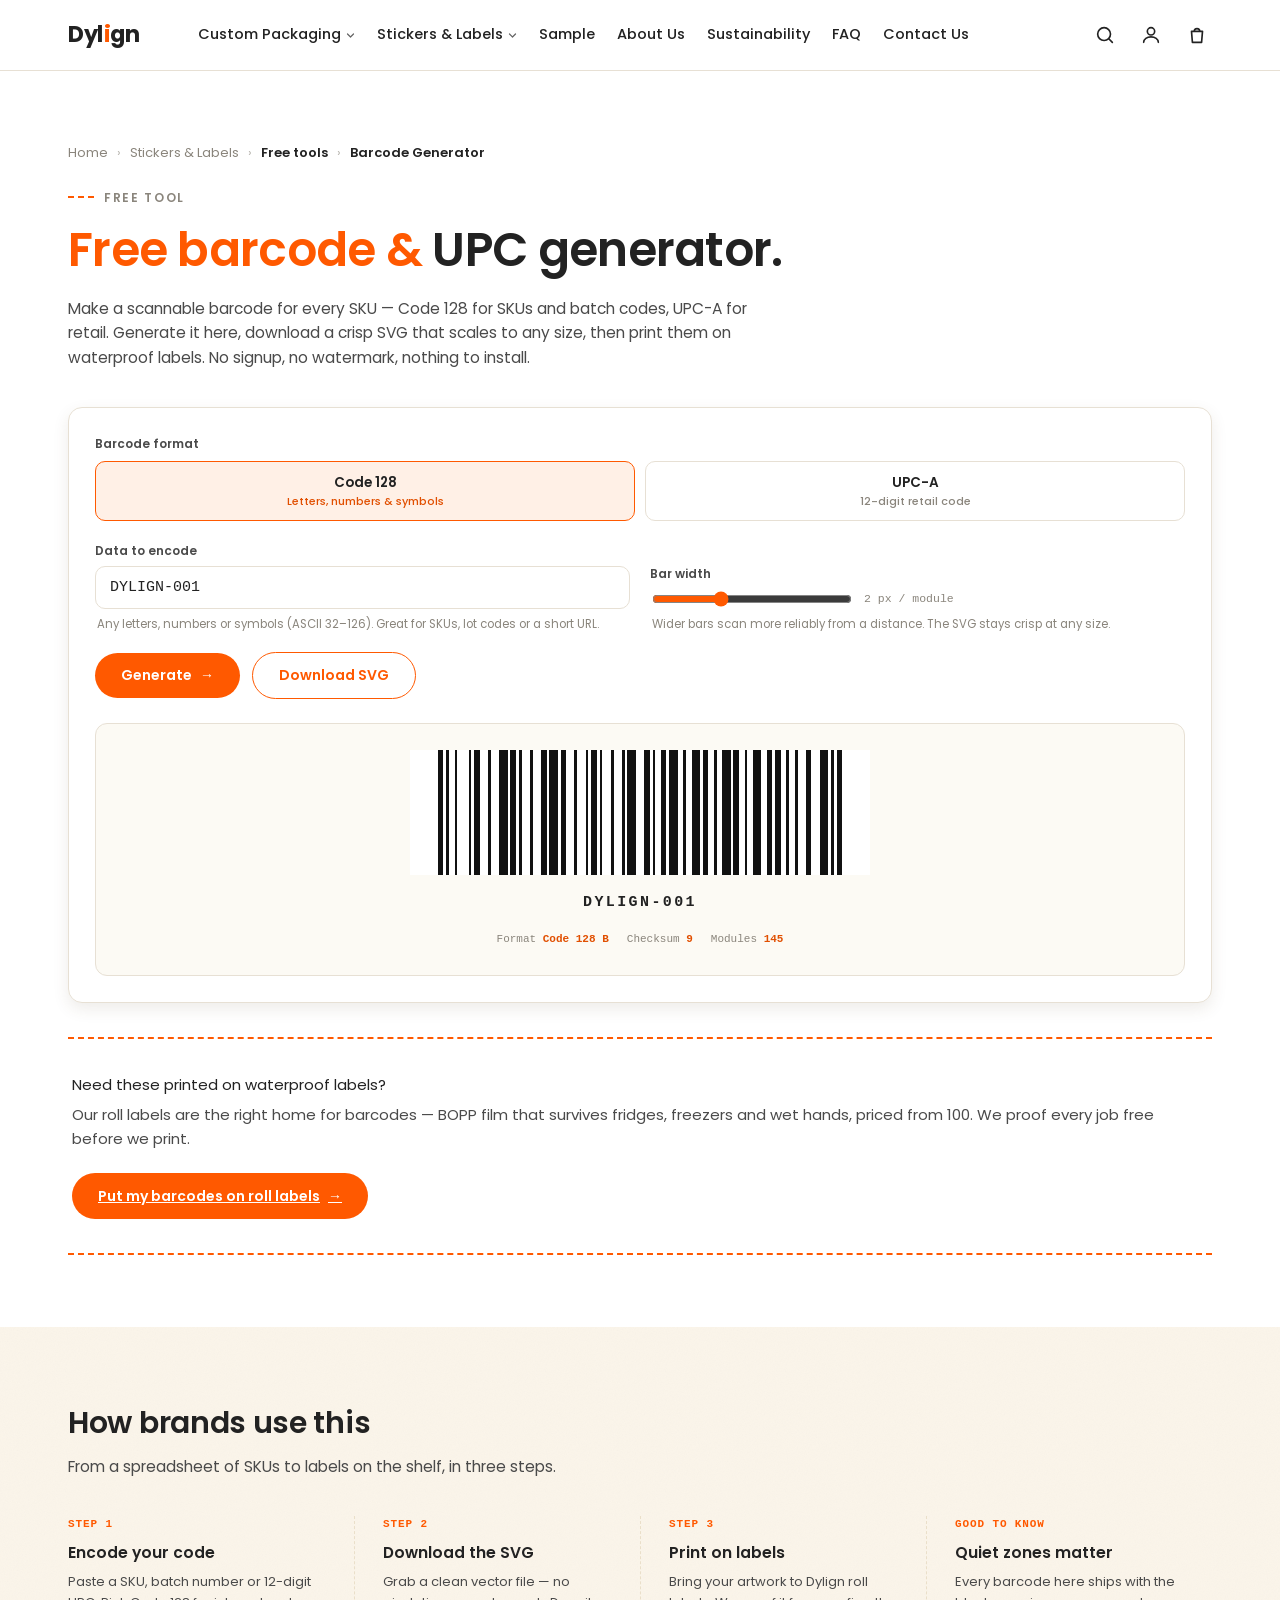
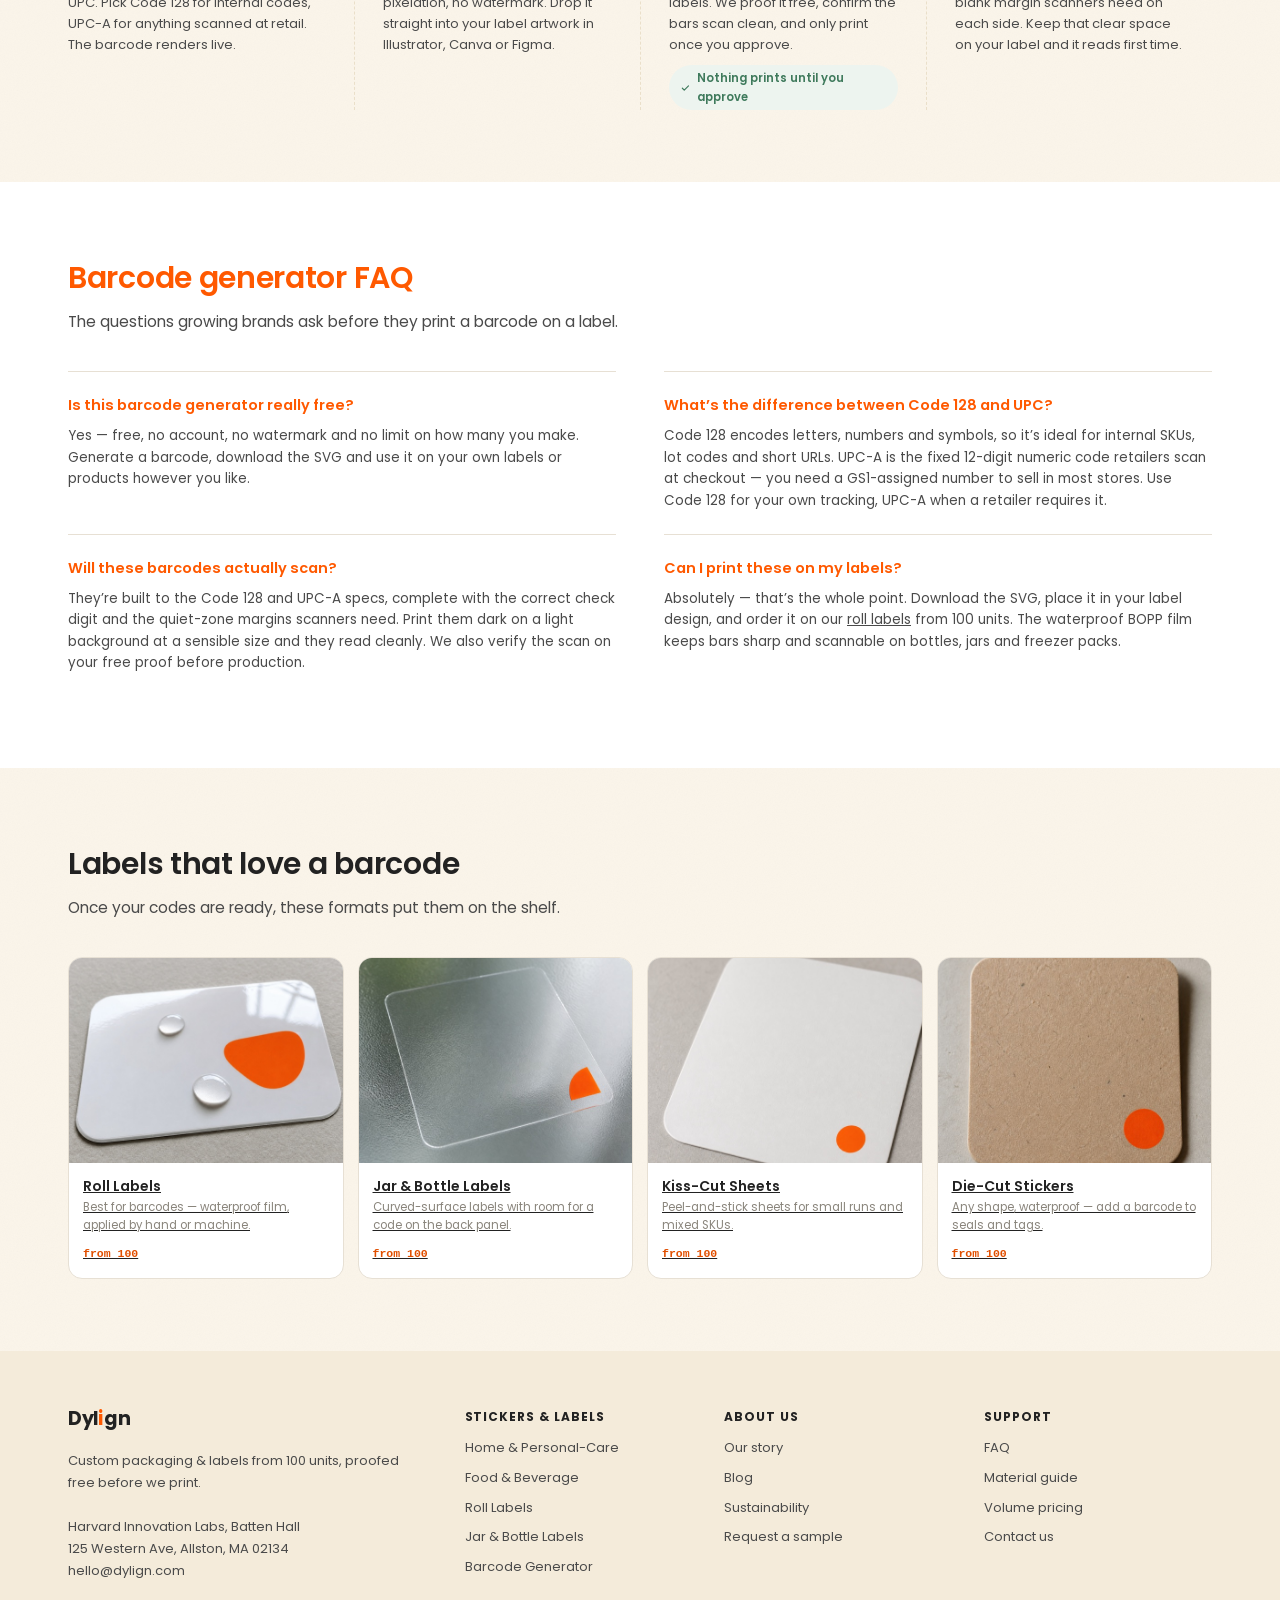
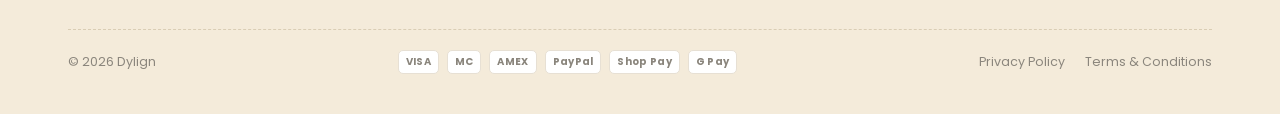
<file: barcode-generator.html>
<!DOCTYPE html>
<html lang="en">
<head>
<meta charset="UTF-8" />
<meta name="viewport" content="width=device-width, initial-scale=1.0" />
<title>Free Barcode &amp; UPC Generator — Dylign</title>
<meta name="description" content="Free online barcode generator. Make a scannable Code 128 or UPC-A barcode for every SKU, download the crisp SVG, and print them on waterproof roll labels — no signup, no watermark." />
<meta name="theme-color" content="#FF5900" />
<meta property="og:type" content="website" />
<meta property="og:title" content="Free Barcode & UPC Generator — Dylign" />
<meta property="og:description" content="Generate a scannable Code 128 or UPC-A barcode for any SKU, download the SVG, and print it on waterproof labels. Free, no signup." />
<link rel="icon" href="data:image/svg+xml,%3Csvg xmlns='http://www.w3.org/2000/svg' viewBox='0 0 32 32'%3E%3Crect x='4' y='4' width='24' height='24' rx='7' fill='%23FF5900'/%3E%3Ccircle cx='16' cy='16' r='4.5' fill='%23FBF5EA'/%3E%3C/svg%3E" />
<link rel="preconnect" href="https://fonts.googleapis.com">
<link rel="preconnect" href="https://fonts.gstatic.com" crossorigin>
<link href="https://fonts.googleapis.com/css2?family=Poppins:wght@400;500;600;700&display=swap" rel="stylesheet">
<link rel="stylesheet" href="assets/dylign.css">
<style>
  /* ---- Page-local styles: barcode generator only. Reuses Dylign tokens; adds nothing global. ---- */
  .bc-card{background:#fff;border:1.5px solid var(--line);border-radius:14px;padding:26px;box-shadow:var(--shadow)}
  @media(max-width:560px){.bc-card{padding:18px}}
  .bc-grid{display:grid;grid-template-columns:1fr 1fr;gap:14px 20px;align-items:end}
  @media(max-width:640px){.bc-grid{grid-template-columns:1fr}}
  .bc-field label{display:block;font-size:12px;font-weight:600;color:var(--ink-2);margin-bottom:6px}
  .bc-input{width:100%;font-family:var(--mono);font-size:15px;color:var(--ink);background:#fff;border:1.5px solid var(--line);border-radius:10px;padding:12px 14px;transition:border-color .2s var(--ease)}
  .bc-input:focus{outline:none;border-color:var(--orange)}
  .bc-input.bad{border-color:#AE4130}
  .bc-hint{font-size:11.5px;color:var(--ink-3);margin:6px 2px 0}
  .bc-err{font-size:11.5px;color:#AE4130;margin:6px 2px 0;display:none;font-weight:600}
  .bc-err.show{display:block}
  .bc-actions{display:flex;gap:12px;align-items:center;flex-wrap:wrap;margin-top:18px}
  /* result box */
  .bc-result{margin-top:24px;border:1.5px solid var(--line);border-radius:12px;background:#FCFAF4;padding:26px 22px;display:flex;flex-direction:column;align-items:center;gap:16px;text-align:center}
  .bc-svg-hold{width:100%;max-width:460px;display:flex;align-items:center;justify-content:center;min-height:120px}
  .bc-svg-hold svg{width:100%;height:auto;display:block;max-width:100%}
  .bc-human{font-family:var(--mono);font-size:15px;letter-spacing:.16em;color:var(--ink);font-weight:600;word-break:break-all}
  .bc-meta{display:flex;gap:8px 18px;flex-wrap:wrap;justify-content:center;font-family:var(--mono);font-size:11px;color:var(--ink-3)}
  .bc-meta b{color:var(--orange-deep);font-weight:600}
  .bc-empty{color:var(--ink-3);font-size:13.5px;padding:22px 0}
  /* format toggle uses .seg / .seg-btn from dylign.css */
  .bc-seg-wrap{margin-bottom:20px}
  .bc-seg-wrap > label{display:block;font-size:12px;font-weight:600;color:var(--ink-2);margin-bottom:8px}
  .bc-scale{display:flex;align-items:center;gap:10px;font-size:12.5px;color:var(--ink-2)}
  .bc-scale input[type=range]{accent-color:var(--orange);flex:1;max-width:200px}
  .bc-scale .bc-scale-val{font-family:var(--mono);font-size:11.5px;color:var(--ink-3);min-width:58px}
  .bc-copy-ok{font-size:11.5px;font-weight:600;color:var(--ok);opacity:0;transition:opacity .2s var(--ease)}
  .bc-copy-ok.show{opacity:1}
</style>
</head>
<body>
<!-- ============================================================= -->
<!-- SHARED HEADER — paste verbatim right after <body>, keep IDENTICAL on every page -->
<!-- ============================================================= -->
<a class="skip" href="#main">Skip to content</a>
<nav class="top">
  <div class="wrap nav-in">
    <a class="logo" href="index.html" aria-label="Dylign home">
      <svg viewBox="0 0 118 30" xmlns="http://www.w3.org/2000/svg" role="img" aria-hidden="true">
        <text x="0" y="23" font-family="Poppins,sans-serif" font-weight="700" font-size="26" letter-spacing="-0.5" fill="#222222">Dyl</text>
        <text x="41" y="23" font-family="Poppins,sans-serif" font-weight="700" font-size="26" letter-spacing="-0.5" fill="#FF5900">i</text>
        <text x="49" y="23" font-family="Poppins,sans-serif" font-weight="700" font-size="26" letter-spacing="-0.5" fill="#222222">gn</text>
      </svg>
    </a>
    <div class="nav-links">
      <div class="nav-item has-menu">
        <a href="https://shop.dylign.com" tabindex="0">Custom Packaging
          <svg class="caret" viewBox="0 0 12 12" fill="none"><path d="M2 4l4 4 4-4" stroke="currentColor" stroke-width="1.6" stroke-linecap="round" stroke-linejoin="round"/></svg>
        </a>
        <div class="nav-menu">
          <p class="nm-head">Packaging</p>
          <a href="https://shop.dylign.com">Mailer Box</a>
          <a href="https://shop.dylign.com">Folding Carton</a>
          <a href="https://shop.dylign.com">Rigid Box</a>
          <a href="https://shop.dylign.com">Stand-up Pouch</a>
          <a href="https://shop.dylign.com">Tissue Paper</a>
        </div>
      </div>
      <div class="nav-item has-menu">
        <a href="index.html#order" tabindex="0">Stickers &amp; Labels
          <svg class="caret" viewBox="0 0 12 12" fill="none"><path d="M2 4l4 4 4-4" stroke="currentColor" stroke-width="1.6" stroke-linecap="round" stroke-linejoin="round"/></svg>
        </a>
        <div class="nav-menu">
          <p class="nm-head">By use</p>
          <a href="labels-home-care.html">Home &amp; Personal-Care Labels</a>
          <a href="labels-food-bev.html">Food &amp; Beverage Labels</a>
          <p class="nm-head">By format</p>
          <a href="index.html#product/die-cut">Die-Cut Stickers</a>
          <a href="index.html#product/kiss-cut">Kiss-Cut Sheets</a>
          <a href="index.html#product/roll-labels">Roll Labels</a>
          <a href="index.html#product/jar-bottle">Jar &amp; Bottle Labels</a>
          <a href="index.html#product/holographic">Holographic Stickers</a>
          <p class="nm-head">Free tools</p>
          <a href="barcode-generator.html">Barcode / UPC Generator</a>
        </div>
      </div>
      <div class="nav-item"><a href="index.html#order">Sample</a></div>
      <div class="nav-item"><a href="index.html#why">About Us</a></div>
      <div class="nav-item"><a href="index.html#materials">Sustainability</a></div>
      <div class="nav-item"><a href="index.html#faq">FAQ</a></div>
      <div class="nav-item"><a href="index.html#support">Contact Us</a></div>
    </div>
    <div class="nav-icons">
      <button aria-label="Search" onclick="location.href='index.html#order'">
        <svg viewBox="0 0 24 24" fill="none"><circle cx="11" cy="11" r="7" stroke="currentColor" stroke-width="1.8"/><path d="M20 20l-3.6-3.6" stroke="currentColor" stroke-width="1.8" stroke-linecap="round"/></svg>
      </button>
      <button aria-label="Account" onclick="location.href='index.html#order'">
        <svg viewBox="0 0 24 24" fill="none"><circle cx="12" cy="8" r="4" stroke="currentColor" stroke-width="1.8"/><path d="M4 20c0-3.6 3.6-6 8-6s8 2.4 8 6" stroke="currentColor" stroke-width="1.8" stroke-linecap="round"/></svg>
      </button>
      <button aria-label="Cart" onclick="location.href='index.html#order'">
        <svg viewBox="0 0 24 24" fill="none"><path d="M6 8h12l-1 12H7L6 8z" stroke="currentColor" stroke-width="1.8" stroke-linejoin="round"/><path d="M9 8a3 3 0 0 1 6 0" stroke="currentColor" stroke-width="1.8"/></svg>
      </button>
    </div>
  </div>
</nav>

<main id="main">

<!-- ================= HERO ================= -->
<section class="band">
  <div class="wrap">
    <nav class="crumb" aria-label="Breadcrumb">
      <a href="index.html">Home</a><span class="sep">&rsaquo;</span>
      <a href="index.html#order">Stickers &amp; Labels</a><span class="sep">&rsaquo;</span>
      <span class="cur">Free tools</span><span class="sep">&rsaquo;</span>
      <span class="cur">Barcode Generator</span>
    </nav>
    <p class="eyebrow rise" style="--i:0">Free tool</p>
    <h1 class="rise" style="--i:1">Free barcode &amp; <span>UPC generator.</span></h1>
    <p class="sec-sub rise" style="--i:2">Make a scannable barcode for every SKU &mdash; Code&nbsp;128 for SKUs and batch codes, UPC-A for retail. Generate it here, download a crisp SVG that scales to any size, then print them on waterproof labels. No signup, no watermark, nothing to install.</p>

    <!-- ============ GENERATOR CARD ============ -->
    <div class="bc-card rise" style="--i:3">
      <div class="bc-seg-wrap">
        <label id="fmtLabel">Barcode format</label>
        <div class="seg" role="group" aria-labelledby="fmtLabel">
          <button type="button" class="seg-btn sel" id="segCode128" data-fmt="code128" aria-pressed="true">Code 128<small>Letters, numbers &amp; symbols</small></button>
          <button type="button" class="seg-btn" id="segUpca" data-fmt="upca" aria-pressed="false">UPC-A<small>12-digit retail code</small></button>
        </div>
      </div>

      <div class="bc-grid">
        <div class="bc-field">
          <label for="bcInput" id="bcInputLabel">Data to encode</label>
          <input type="text" id="bcInput" class="bc-input" value="DYLIGN-001" autocomplete="off" spellcheck="false" aria-describedby="bcHint bcErr">
          <p class="bc-hint" id="bcHint">Any letters, numbers or symbols (ASCII 32&ndash;126). Great for SKUs, lot codes or a short URL.</p>
          <p class="bc-err" id="bcErr" role="alert"></p>
        </div>
        <div class="bc-field">
          <label for="bcScale">Bar width</label>
          <div class="bc-scale">
            <input type="range" id="bcScale" min="1" max="4" step="0.5" value="2" aria-label="Bar width in pixels per module">
            <span class="bc-scale-val" id="bcScaleVal">2 px / module</span>
          </div>
          <p class="bc-hint">Wider bars scan more reliably from a distance. The SVG stays crisp at any size.</p>
        </div>
      </div>

      <div class="bc-actions">
        <button type="button" class="btn btn-solid" id="bcGenerate">Generate <span class="arrow">&rarr;</span></button>
        <button type="button" class="btn btn-line" id="bcDownload">Download SVG</button>
        <span class="bc-copy-ok" id="bcCopyOk">Copied</span>
      </div>

      <!-- result -->
      <div class="bc-result" id="bcResult" aria-live="polite">
        <div class="bc-empty" id="bcEmpty">Your barcode will appear here.</div>
        <div class="bc-svg-hold" id="bcSvgHold" hidden></div>
        <div class="bc-human" id="bcHuman" hidden></div>
        <div class="bc-meta" id="bcMeta" hidden></div>
      </div>
    </div>

    <!-- ============ CONVERSION HOOK ============ -->
    <div class="support-in rise" style="--i:4; margin-top:34px">
      <p>Need these printed on waterproof labels?</p>
      <p class="q">Our roll labels are the right home for barcodes &mdash; BOPP film that survives fridges, freezers and wet hands, priced from 100. We proof every job free before we print.</p>
      <a class="btn btn-solid" href="index.html#product/roll-labels">Put my barcodes on roll labels <span class="arrow">&rarr;</span></a>
    </div>
  </div>
</section>

<!-- ================= HOW BRANDS USE THIS ================= -->
<section class="band cream">
  <div class="wrap">
    <h2 class="sec-head ink">How brands use this</h2>
    <p class="sec-sub">From a spreadsheet of SKUs to labels on the shelf, in three steps.</p>
    <div class="flowstrip">
      <div class="fstep">
        <span class="k">STEP 1</span>
        <h4>Encode your code</h4>
        <p>Paste a SKU, batch number or 12-digit UPC. Pick Code&nbsp;128 for internal codes, UPC-A for anything scanned at retail. The barcode renders live.</p>
      </div>
      <div class="fstep">
        <span class="k">STEP 2</span>
        <h4>Download the SVG</h4>
        <p>Grab a clean vector file &mdash; no pixelation, no watermark. Drop it straight into your label artwork in Illustrator, Canva or Figma.</p>
      </div>
      <div class="fstep">
        <span class="k">STEP 3</span>
        <h4>Print on labels</h4>
        <p>Bring your artwork to Dylign roll labels. We proof it free, confirm the bars scan clean, and only print once you approve.</p>
        <span class="ok-flag"><svg width="12" height="12" viewBox="0 0 24 24" fill="none"><path d="M5 12.5l4 4 9-9" stroke="#3F7A5C" stroke-width="2.5" stroke-linecap="round" stroke-linejoin="round"/></svg> Nothing prints until you approve</span>
      </div>
      <div class="fstep">
        <span class="k">GOOD TO KNOW</span>
        <h4>Quiet zones matter</h4>
        <p>Every barcode here ships with the blank margin scanners need on each side. Keep that clear space on your label and it reads first time.</p>
      </div>
    </div>
  </div>
</section>

<!-- ================= FAQ ================= -->
<section class="band">
  <div class="wrap">
    <h2 class="sec-head">Barcode generator FAQ</h2>
    <p class="sec-sub">The questions growing brands ask before they print a barcode on a label.</p>
    <div class="faq-grid">
      <div class="faq-item">
        <h4>Is this barcode generator really free?</h4>
        <p>Yes &mdash; free, no account, no watermark and no limit on how many you make. Generate a barcode, download the SVG and use it on your own labels or products however you like.</p>
      </div>
      <div class="faq-item">
        <h4>What&rsquo;s the difference between Code 128 and UPC?</h4>
        <p>Code&nbsp;128 encodes letters, numbers and symbols, so it&rsquo;s ideal for internal SKUs, lot codes and short URLs. UPC-A is the fixed 12-digit numeric code retailers scan at checkout &mdash; you need a GS1-assigned number to sell in most stores. Use Code&nbsp;128 for your own tracking, UPC-A when a retailer requires it.</p>
      </div>
      <div class="faq-item">
        <h4>Will these barcodes actually scan?</h4>
        <p>They&rsquo;re built to the Code&nbsp;128 and UPC-A specs, complete with the correct check digit and the quiet-zone margins scanners need. Print them dark on a light background at a sensible size and they read cleanly. We also verify the scan on your free proof before production.</p>
      </div>
      <div class="faq-item">
        <h4>Can I print these on my labels?</h4>
        <p>Absolutely &mdash; that&rsquo;s the whole point. Download the SVG, place it in your label design, and order it on our <a href="index.html#product/roll-labels">roll labels</a> from 100 units. The waterproof BOPP film keeps bars sharp and scannable on bottles, jars and freezer packs.</p>
      </div>
    </div>
  </div>
</section>

<!-- ================= CROSS-SELL ================= -->
<section class="band cream">
  <div class="wrap">
    <h2 class="sec-head ink">Labels that love a barcode</h2>
    <p class="sec-sub">Once your codes are ready, these formats put them on the shelf.</p>
    <div class="type-grid">
      <a class="type-card" href="index.html#product/roll-labels">
        <img src="assets/mat-bopp.jpg" alt="Roll of waterproof BOPP labels">
        <div class="tc-body">
          <p class="tc-name">Roll Labels</p>
          <p class="tc-desc">Best for barcodes &mdash; waterproof film, applied by hand or machine.</p>
          <span class="tc-from">from 100</span>
        </div>
      </a>
      <a class="type-card" href="index.html#product/jar-bottle">
        <img src="assets/mat-clear.jpg" alt="Clear labels on glass bottles">
        <div class="tc-body">
          <p class="tc-name">Jar &amp; Bottle Labels</p>
          <p class="tc-desc">Curved-surface labels with room for a code on the back panel.</p>
          <span class="tc-from">from 100</span>
        </div>
      </a>
      <a class="type-card" href="index.html#product/kiss-cut">
        <img src="assets/mat-vinyl.jpg" alt="Kiss-cut label sheets">
        <div class="tc-body">
          <p class="tc-name">Kiss-Cut Sheets</p>
          <p class="tc-desc">Peel-and-stick sheets for small runs and mixed SKUs.</p>
          <span class="tc-from">from 100</span>
        </div>
      </a>
      <a class="type-card" href="index.html#product/die-cut">
        <img src="assets/mat-kraft.jpg" alt="Die-cut kraft stickers">
        <div class="tc-body">
          <p class="tc-name">Die-Cut Stickers</p>
          <p class="tc-desc">Any shape, waterproof &mdash; add a barcode to seals and tags.</p>
          <span class="tc-from">from 100</span>
        </div>
      </a>
    </div>
  </div>
</section>

</main>

<!-- ============================================================= -->
<!-- SHARED FOOTER — paste verbatim just before </body>, keep IDENTICAL on every page -->
<!-- ============================================================= -->
<footer>
  <div class="wrap">
    <div class="foot-grid">
      <div>
        <div class="foot-brand">
          <svg viewBox="0 0 118 30" xmlns="http://www.w3.org/2000/svg" aria-label="Dylign"><text x="0" y="23" font-family="Poppins,sans-serif" font-weight="700" font-size="24" letter-spacing="-0.5" fill="#222222">Dyl</text><text x="38" y="23" font-family="Poppins,sans-serif" font-weight="700" font-size="24" letter-spacing="-0.5" fill="#FF5900">i</text><text x="45" y="23" font-family="Poppins,sans-serif" font-weight="700" font-size="24" letter-spacing="-0.5" fill="#222222">gn</text></svg>
        </div>
        <p class="foot-addr">Custom packaging &amp; labels from 100 units, proofed free before we print.<br><br>Harvard Innovation Labs, Batten Hall<br>125 Western Ave, Allston, MA 02134<br>hello@dylign.com</p>
      </div>
      <div class="foot-col">
        <b class="h">Stickers &amp; Labels</b>
        <a href="labels-home-care.html">Home &amp; Personal-Care</a>
        <a href="labels-food-bev.html">Food &amp; Beverage</a>
        <a href="index.html#product/roll-labels">Roll Labels</a>
        <a href="index.html#product/jar-bottle">Jar &amp; Bottle Labels</a>
        <a href="barcode-generator.html">Barcode Generator</a>
      </div>
      <div class="foot-col">
        <b class="h">About Us</b>
        <a href="index.html#why">Our story</a>
        <a href="index.html#why">Blog</a>
        <a href="index.html#materials">Sustainability</a>
        <a href="index.html#order">Request a sample</a>
      </div>
      <div class="foot-col">
        <b class="h">Support</b>
        <a href="index.html#faq">FAQ</a>
        <a href="index.html#materials">Material guide</a>
        <a href="index.html#pricing">Volume pricing</a>
        <a href="mailto:hello@dylign.com">Contact us</a>
      </div>
    </div>
    <div class="foot-legal">
      <span>&copy; 2026 Dylign</span>
      <div class="pay-icons"><span>VISA</span><span>MC</span><span>AMEX</span><span>PayPal</span><span>Shop Pay</span><span>G Pay</span></div>
      <nav class="foot-legal-links" aria-label="Legal"><a href="#">Privacy Policy</a><a href="#">Terms &amp; Conditions</a></nav>
    </div>
  </div>
</footer>

<script>
/* =====================================================================
   Dylign barcode generator — pure vanilla JS, zero dependencies.
   Two symbologies, both self-encoded and rendered as inline SVG <rect> bars.

   AUDIT NOTES (verified against the encoders below):
   (a) Code 128 checksum for the default "DYLIGN-001" = 9.
       Symbol stream: Start-B(104), D,Y,L,I,G,N,-,0,0,1  ->  36,57,44,41,39,46,13,16,16,17,
       checksum 9, Stop(106). Weighted sum = 104 + (36*1+57*2+44*3+41*4+39*5+46*6+13*7+16*8+16*9+17*10)
       = 1554; 1554 mod 103 = 9. Total 145 modules.
   (b) UPC-A canonical example: 03600029145 (11 digits) -> check digit 2 -> full "036000291452".
       This is the well-known UPC-A textbook example. Total 95 modules.
   ===================================================================== */

/* ---------------------------------------------------------------------
   CODE 128 width-pattern table.
   107 entries, indexed by symbol value 0..106.
   Each string is 6 module-width digits (bar,space,bar,space,bar,space)
   summing to 11 modules — EXCEPT value 106 (Stop) which is 7 digits
   ("2331112") summing to 13 modules, because Stop carries the final 2-wide bar.
   Key values: 0 = "212222", Start-B = 104 = "211214", Stop = 106 = "2331112".
   --------------------------------------------------------------------- */
var CODE128 = [
  "212222","222122","222221","121223","121322","131222","122213","122312","132212","221213",
  "221312","231212","112232","122132","122231","113222","123122","123221","223211","221132",
  "221231","213212","223112","312131","311222","321122","321221","312212","322112","322211",
  "212123","212321","232121","111323","131123","131321","112313","132113","132311","211313",
  "231113","231311","112133","112331","132131","113123","113321","133121","313121","211331",
  "231131","213113","213311","213131","311123","311321","331121","312113","312311","332111",
  "314111","221411","431111","111224","111422","121124","121421","141122","141221","112214",
  "112412","122114","122411","142112","142211","241211","221114","413111","241112","134111",
  "111242","121142","121241","114212","124112","124211","411212","421112","421211","212141",
  "214121","412121","111143","111341","131141","114113","114311","411113","411311","113141",
  "114131","311141","411131","211412","211214","211232","2331112"
];
var CODE128_START_B = 104;
var CODE128_STOP    = 106;

/* Encode ASCII 32..126 as Code 128 subset B.
   Returns { modules: "10110..." bit string, symbols: [..], checksum: n }.
   - Start-B, then each data char = charCode - 32,
   - checksum = (104 + sum(value_i * i)) mod 103, i starting at 1 for first data char,
   - Stop.
   Each symbol's width pattern is laid down alternating bar/space, starting with a bar. */
function encodeCode128(text){
  var symbols = [CODE128_START_B];
  for (var i = 0; i < text.length; i++){
    symbols.push(text.charCodeAt(i) - 32);
  }
  // checksum: Start-B has weight 0 (it's the running-sum seed); first data char weight 1.
  var sum = CODE128_START_B;
  for (var j = 1; j < symbols.length; j++){
    sum += symbols[j] * j;
  }
  var checksum = sum % 103;
  symbols.push(checksum);
  symbols.push(CODE128_STOP);

  var modules = "";
  for (var k = 0; k < symbols.length; k++){
    var pattern = CODE128[symbols[k]];
    var isBar = true;                       // each symbol starts with a bar
    for (var m = 0; m < pattern.length; m++){
      var width = parseInt(pattern.charAt(m), 10);
      modules += (isBar ? "1" : "0").repeat(width);
      isBar = !isBar;
    }
  }
  return { modules: modules, symbols: symbols, checksum: checksum };
}

/* Validate a Code 128-B input: printable ASCII 32..126 only, non-empty. */
function validateCode128(text){
  if (text.length === 0) return "Enter something to encode.";
  for (var i = 0; i < text.length; i++){
    var c = text.charCodeAt(i);
    if (c < 32 || c > 126){
      return "Code 128 supports standard ASCII only (letters, numbers, symbols). Remove any special or accented characters.";
    }
  }
  if (text.length > 48) return "Keep it under 48 characters so the barcode stays scannable.";
  return null;
}

/* ---------------------------------------------------------------------
   UPC-A. 12 numeric digits.
   L = left digits (odd parity), R = right digits.
   Structure: left guard 101 | 6 L-digits | center guard 01010 | 6 R-digits | right guard 101.
   95 modules total.
   --------------------------------------------------------------------- */
var UPC_L = ["0001101","0011001","0010011","0111101","0100011","0110001","0101111","0111011","0110111","0001011"];
var UPC_R = ["1110010","1100110","1101100","1000010","1011100","1001110","1010000","1000100","1001000","1110100"];

/* UPC-A check digit from the first 11 digits.
   check = (10 - ((3*(sum of odd positions) + (sum of even positions)) mod 10)) mod 10,
   positions counted 1-based from the left (position 1 is odd). */
function upcCheckDigit(d11){
  var odd = 0, even = 0;
  for (var i = 0; i < 11; i++){
    var n = parseInt(d11.charAt(i), 10);
    if (i % 2 === 0) odd += n;   // 0-based index 0,2,4.. = 1-based positions 1,3,5.. (odd)
    else even += n;
  }
  return (10 - ((3 * odd + even) % 10)) % 10;
}

/* Encode a full 12-digit UPC-A string to a module bit string. */
function encodeUPCA(d12){
  var modules = "101";                     // left guard
  for (var i = 0; i < 6; i++) modules += UPC_L[parseInt(d12.charAt(i), 10)];
  modules += "01010";                      // center guard
  for (var j = 6; j < 12; j++) modules += UPC_R[parseInt(d12.charAt(j), 10)];
  modules += "101";                        // right guard
  return modules;
}

/* Validate + normalize a UPC-A input.
   Accepts 11 digits (we compute the 12th) or 12 digits (we validate the check digit).
   Returns { value: "12 digits" } or { error: "..." }. */
function prepareUPCA(raw){
  var digits = raw.replace(/[\s-]/g, "");
  if (!/^[0-9]+$/.test(digits)) return { error: "UPC-A is numbers only — remove letters, spaces and symbols." };
  if (digits.length === 11){
    return { value: digits + upcCheckDigit(digits), computed: true };
  }
  if (digits.length === 12){
    var expected = upcCheckDigit(digits.slice(0, 11));
    if (expected !== parseInt(digits.charAt(11), 10)){
      return { error: "That check digit is wrong — the 12th digit should be " + expected + ". Enter 11 digits and we’ll compute it for you." };
    }
    return { value: digits, computed: false };
  }
  return { error: "UPC-A needs 11 or 12 digits (" + digits.length + " entered)." };
}

/* ---------------------------------------------------------------------
   SVG rendering.
   Two builders: buildBarsSVG for Code 128 (uniform-height bars),
   buildUPCA_SVG for UPC-A (guard bars drop below + classic number line).
   Both turn a module bit string into crisp <rect> bars, with a white
   quiet-zone margin of `quiet` modules on each side (spec minimums:
   10 for Code 128, 9 for UPC-A).
   --------------------------------------------------------------------- */
function buildBarsSVG(opts){
  var modules = opts.modules;
  var unit = opts.unit;                     // px per module (bar width slider)
  var quiet = opts.quiet;
  var barsHeight = opts.barsHeight;
  var width = (modules.length + quiet * 2) * unit;
  var height = barsHeight;

  var rects = "";
  var x = quiet * unit;
  var i = 0;
  while (i < modules.length){
    if (modules.charAt(i) === "1"){
      var run = 1;
      while (i + run < modules.length && modules.charAt(i + run) === "1") run++;
      var w = run * unit;
      rects += '<rect x="' + fmt(x) + '" y="0" width="' + fmt(w) + '" height="' + fmt(barsHeight) + '"/>';
      x += w;
      i += run;
    } else {
      x += unit;
      i += 1;
    }
  }

  return '<svg xmlns="http://www.w3.org/2000/svg" viewBox="0 0 ' + fmt(width) + ' ' + fmt(height) + '" ' +
    'width="' + fmt(width) + '" height="' + fmt(height) + '" role="img" aria-label="' + escapeAttr(opts.aria) + '" shape-rendering="crispEdges">' +
    '<rect x="0" y="0" width="' + fmt(width) + '" height="' + fmt(height) + '" fill="#ffffff"/>' +
    '<g fill="#111111">' + rects + '</g></svg>';
}

/* UPC-A number line: single lead digit, two groups of five, single trailing digit,
   sitting in the gap left by the guard bars that drop below the main bar band. */
function buildUPCTextSVG(d12, unit, quiet, barsHeight, guardDrop){
  var y = barsHeight + guardDrop - 1;       // baseline just below the extended guard bars
  var fontPx = Math.max(7, unit * 5.2);
  function t(cx, str){
    return '<text x="' + fmt(cx) + '" y="' + fmt(y) + '" font-family="' +
      "ui-monospace,'SF Mono',Menlo,Consolas,monospace" + '" font-size="' + fmt(fontPx) +
      '" fill="#111111" text-anchor="middle">' + str + '</text>';
  }
  // Module x-centres (each module = unit wide), offset by quiet zone:
  var mx = function(moduleIndex){ return (quiet + moduleIndex) * unit; };
  var out = "";
  // Lead digit: sits in the left quiet zone, left of the left guard (guard at modules 0..2).
  out += t((quiet - 4) * unit + (unit * 0.5), d12.charAt(0));
  // Left group digits 2..6 occupy modules 3..44 (7 modules each). Centre each 7-module block.
  for (var i = 0; i < 5; i++){
    var start = 3 + i * 7;
    out += t(mx(start + 3.5), d12.charAt(1 + i));
  }
  // Right group digits 7..11 occupy modules 50..91 (after center guard 45..49).
  for (var j = 0; j < 5; j++){
    var startR = 50 + j * 7;
    out += t(mx(startR + 3.5), d12.charAt(6 + j));
  }
  // Trailing check digit: right of the right guard (guard at modules 92..94), into right quiet zone.
  out += t((quiet + 95 + 4) * unit - (unit * 0.5), d12.charAt(11));
  return out;
}

/* Guard ranges (module index start/length pairs) for UPC-A so guard bars extend below. */
function upcGuardRanges(){
  return [ [0,3], [45,5], [92,3] ];         // left guard, center guard, right guard
}
function isInGuard(moduleIndex, ranges){
  for (var i = 0; i < ranges.length; i++){
    if (moduleIndex >= ranges[i][0] && moduleIndex < ranges[i][0] + ranges[i][1]) return true;
  }
  return false;
}

function fmt(n){ return (Math.round(n * 1000) / 1000); }
function escapeAttr(s){ return String(s).replace(/&/g,"&amp;").replace(/</g,"&lt;").replace(/>/g,"&gt;").replace(/"/g,"&quot;"); }

/* ---------------------------------------------------------------------
   UI wiring
   --------------------------------------------------------------------- */
var state = {
  format: "code128",
  lastSVG: "",
  lastName: "barcode"
};
// Remembered defaults per format (UPC-A default 03600029145 -> check digit 2).
var DEFAULTS = { code128: "DYLIGN-001", upca: "03600029145" };
var lastEntered = { code128: "DYLIGN-001", upca: "03600029145" };

var el = {
  segCode128: document.getElementById("segCode128"),
  segUpca:    document.getElementById("segUpca"),
  input:      document.getElementById("bcInput"),
  inputLabel: document.getElementById("bcInputLabel"),
  hint:       document.getElementById("bcHint"),
  err:        document.getElementById("bcErr"),
  scale:      document.getElementById("bcScale"),
  scaleVal:   document.getElementById("bcScaleVal"),
  generate:   document.getElementById("bcGenerate"),
  download:   document.getElementById("bcDownload"),
  copyOk:     document.getElementById("bcCopyOk"),
  empty:      document.getElementById("bcEmpty"),
  svgHold:    document.getElementById("bcSvgHold"),
  human:      document.getElementById("bcHuman"),
  meta:       document.getElementById("bcMeta")
};

function setFormat(fmt){
  if (state.format === fmt) return;
  lastEntered[state.format] = el.input.value;   // remember what was typed for the old format
  state.format = fmt;
  var isC128 = fmt === "code128";
  el.segCode128.classList.toggle("sel", isC128);
  el.segUpca.classList.toggle("sel", !isC128);
  el.segCode128.setAttribute("aria-pressed", String(isC128));
  el.segUpca.setAttribute("aria-pressed", String(!isC128));
  if (isC128){
    el.inputLabel.textContent = "Data to encode";
    el.hint.innerHTML = "Any letters, numbers or symbols (ASCII 32&ndash;126). Great for SKUs, lot codes or a short URL.";
    el.input.setAttribute("inputmode", "text");
  } else {
    el.inputLabel.textContent = "UPC number (11 or 12 digits)";
    el.hint.innerHTML = "Enter 11 digits and we&rsquo;ll add the check digit, or paste a full 12-digit code to validate it.";
    el.input.setAttribute("inputmode", "numeric");
  }
  el.input.value = lastEntered[fmt] || DEFAULTS[fmt];
  clearError();
  render();
}

function showError(msg){
  el.err.textContent = msg;
  el.err.classList.add("show");
  el.input.classList.add("bad");
}
function clearError(){
  el.err.textContent = "";
  el.err.classList.remove("show");
  el.input.classList.remove("bad");
}

function showEmpty(){
  el.empty.hidden = false;
  el.svgHold.hidden = true;
  el.human.hidden = true;
  el.meta.hidden = true;
  el.svgHold.innerHTML = "";
  state.lastSVG = "";
}

function render(){
  var raw = el.input.value;
  var unit = parseFloat(el.scale.value);

  if (state.format === "code128"){
    var trimmed = raw;
    var verr = validateCode128(trimmed);
    if (verr){ showError(verr); showEmpty(); return; }
    clearError();
    var enc = encodeCode128(trimmed);
    var svg = buildBarsSVG({
      modules: enc.modules,
      unit: unit,
      quiet: 10,
      barsHeight: 90,
      textRows: 0,
      aria: "Code 128 barcode encoding " + trimmed
    });
    paint(svg, trimmed, [
      ["Format", "Code 128 B"],
      ["Checksum", String(enc.checksum)],
      ["Modules", String(enc.modules.length)]
    ]);
    state.lastName = sanitizeName(trimmed) + "_code128";
  } else {
    var prep = prepareUPCA(raw);
    if (prep.error){ showError(prep.error); showEmpty(); return; }
    clearError();
    var d12 = prep.value;
    var modules = encodeUPCA(d12);
    var svgU = buildUPCA_SVG(modules, d12, unit);
    var humanText = d12.charAt(0) + " " + d12.slice(1,6) + " " + d12.slice(6,11) + " " + d12.charAt(11);
    paint(svgU, humanText, [
      ["Format", "UPC-A"],
      ["Check digit", d12.charAt(11) + (prep.computed ? " (added)" : " (ok)")],
      ["Modules", String(modules.length)]
    ]);
    state.lastName = "upc_" + d12;
  }
}

/* Dedicated UPC-A SVG builder (bars + guard drop + number line) so the human
   digits land in the classic split layout under the guards. */
function buildUPCA_SVG(modules, d12, unit){
  var quiet = 9;
  var barsHeight = 90;
  var guardDrop = 8;
  var textPad = Math.max(11, unit * 6);
  var totalModules = modules.length + quiet * 2;
  var width = totalModules * unit;
  var height = barsHeight + guardDrop + textPad;
  var ranges = upcGuardRanges();

  var rects = "";
  var x = quiet * unit;
  var i = 0;
  while (i < modules.length){
    if (modules.charAt(i) === "1"){
      var run = 1;
      while (i + run < modules.length && modules.charAt(i + run) === "1") run++;
      var w = run * unit;
      var barH = barsHeight + (isInGuard(i, ranges) ? guardDrop : 0);
      rects += '<rect x="' + fmt(x) + '" y="0" width="' + fmt(w) + '" height="' + fmt(barH) + '"/>';
      x += w; i += run;
    } else { x += unit; i += 1; }
  }
  var text = buildUPCTextSVG(d12, unit, quiet, barsHeight, guardDrop + textPad - 2);
  return '<svg xmlns="http://www.w3.org/2000/svg" viewBox="0 0 ' + fmt(width) + ' ' + fmt(height) + '" ' +
    'width="' + fmt(width) + '" height="' + fmt(height) + '" role="img" aria-label="UPC-A barcode encoding ' + escapeAttr(d12) + '" shape-rendering="crispEdges">' +
    '<rect x="0" y="0" width="' + fmt(width) + '" height="' + fmt(height) + '" fill="#ffffff"/>' +
    '<g fill="#111111">' + rects + '</g>' + text + '</svg>';
}

function paint(svg, humanText, metaPairs){
  el.empty.hidden = true;
  el.svgHold.hidden = false;
  el.svgHold.innerHTML = svg;
  el.human.hidden = false;
  el.human.textContent = humanText;
  el.meta.hidden = false;
  el.meta.innerHTML = metaPairs.map(function(p){
    return '<span>' + p[0] + ' <b>' + escapeAttr(p[1]) + '</b></span>';
  }).join("");
  state.lastSVG = svg;
}

function sanitizeName(s){
  return s.replace(/[^A-Za-z0-9._-]+/g, "_").replace(/^_+|_+$/g, "").slice(0, 40) || "barcode";
}

function downloadSVG(){
  if (!state.lastSVG){ return; }
  var blob = new Blob([state.lastSVG], { type: "image/svg+xml" });
  var url = URL.createObjectURL(blob);
  var a = document.createElement("a");
  a.href = url;
  a.download = state.lastName + ".svg";
  document.body.appendChild(a);
  a.click();
  document.body.removeChild(a);
  setTimeout(function(){ URL.revokeObjectURL(url); }, 1000);
}

/* events */
el.segCode128.addEventListener("click", function(){ setFormat("code128"); });
el.segUpca.addEventListener("click", function(){ setFormat("upca"); });
el.generate.addEventListener("click", render);
el.download.addEventListener("click", downloadSVG);
el.input.addEventListener("input", function(){ render(); });
el.input.addEventListener("keydown", function(e){ if (e.key === "Enter"){ e.preventDefault(); render(); } });
el.scale.addEventListener("input", function(){
  el.scaleVal.textContent = el.scale.value + " px / module";
  render();
});

/* Click the human-readable value to copy it. */
el.human.addEventListener("click", function(){
  var txt = el.human.textContent.replace(/\s+/g, function(m){ return state.format === "upca" ? "" : m; });
  if (navigator.clipboard && navigator.clipboard.writeText){
    navigator.clipboard.writeText(txt).then(function(){
      el.copyOk.classList.add("show");
      setTimeout(function(){ el.copyOk.classList.remove("show"); }, 1200);
    }).catch(function(){});
  }
});

/* Preload the working Code 128 example (DYLIGN-001) on load. */
render();
</script>
</body>
</html>
</file>
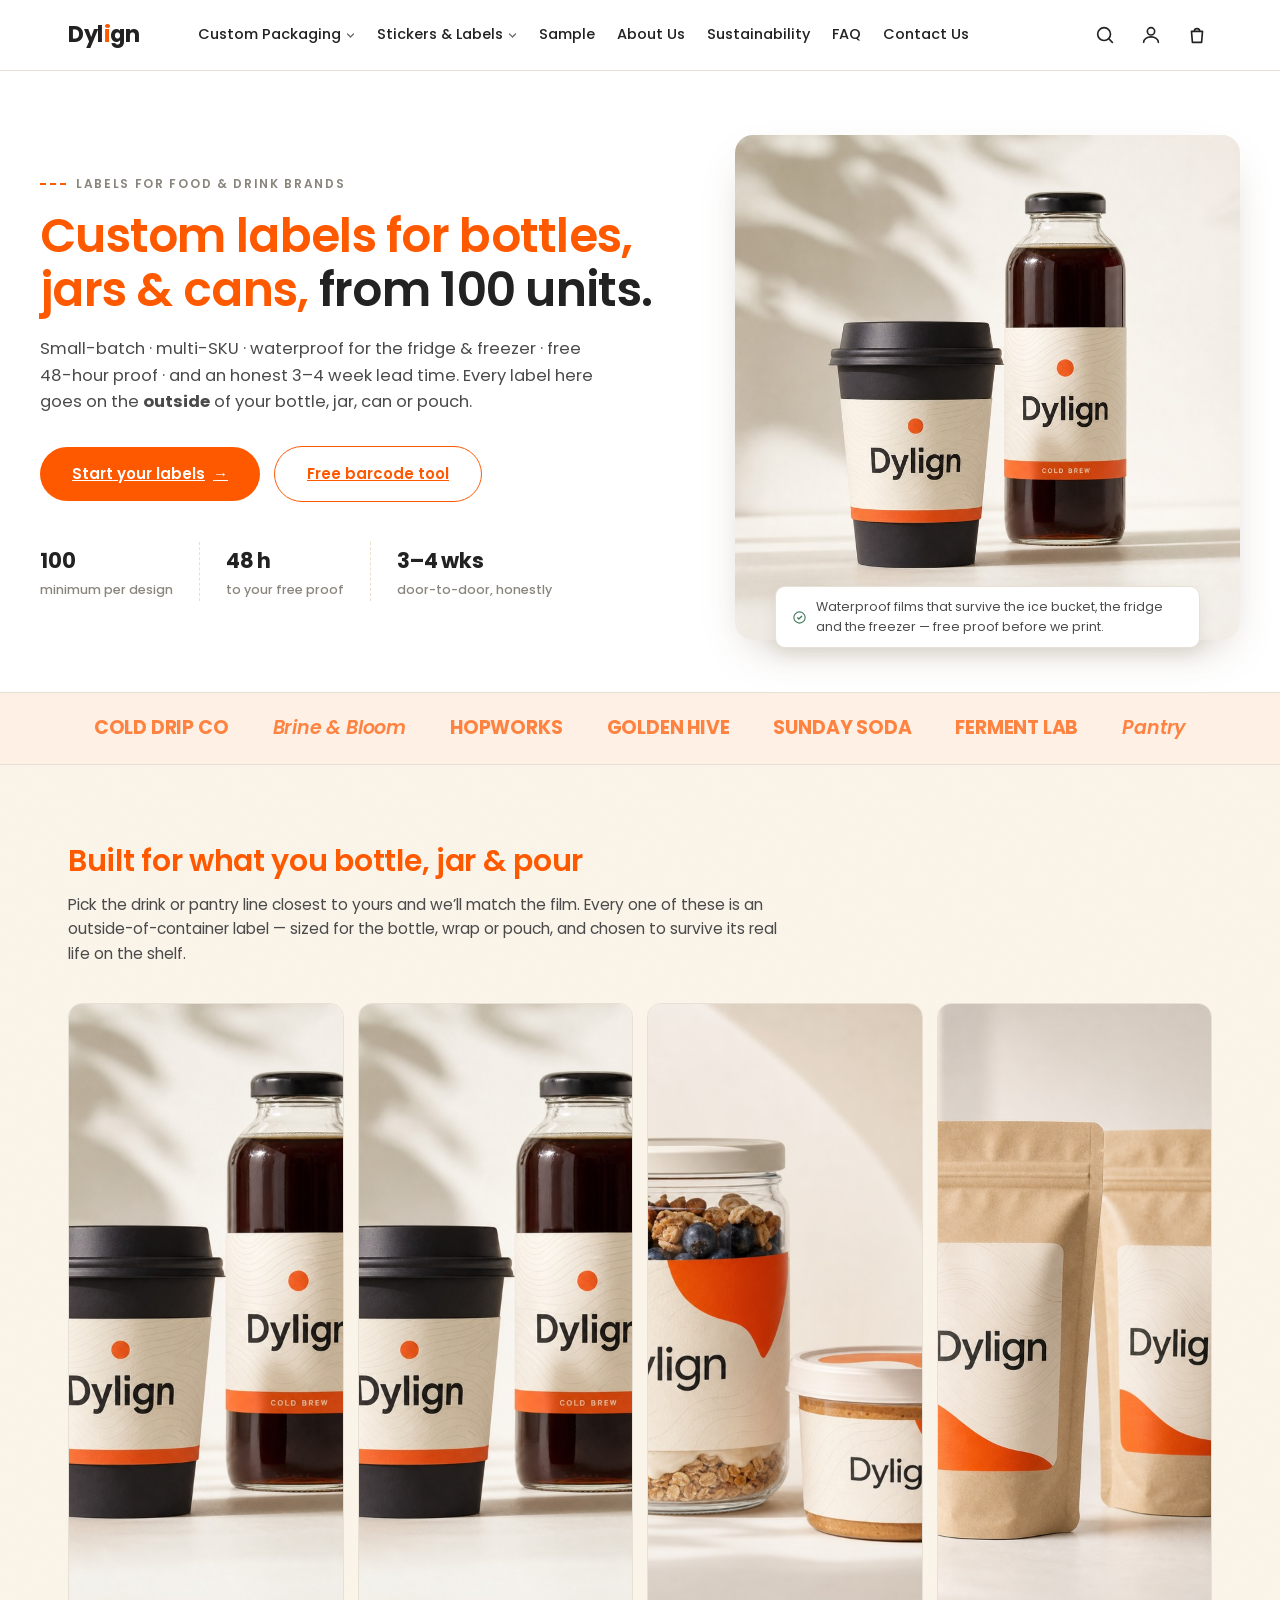
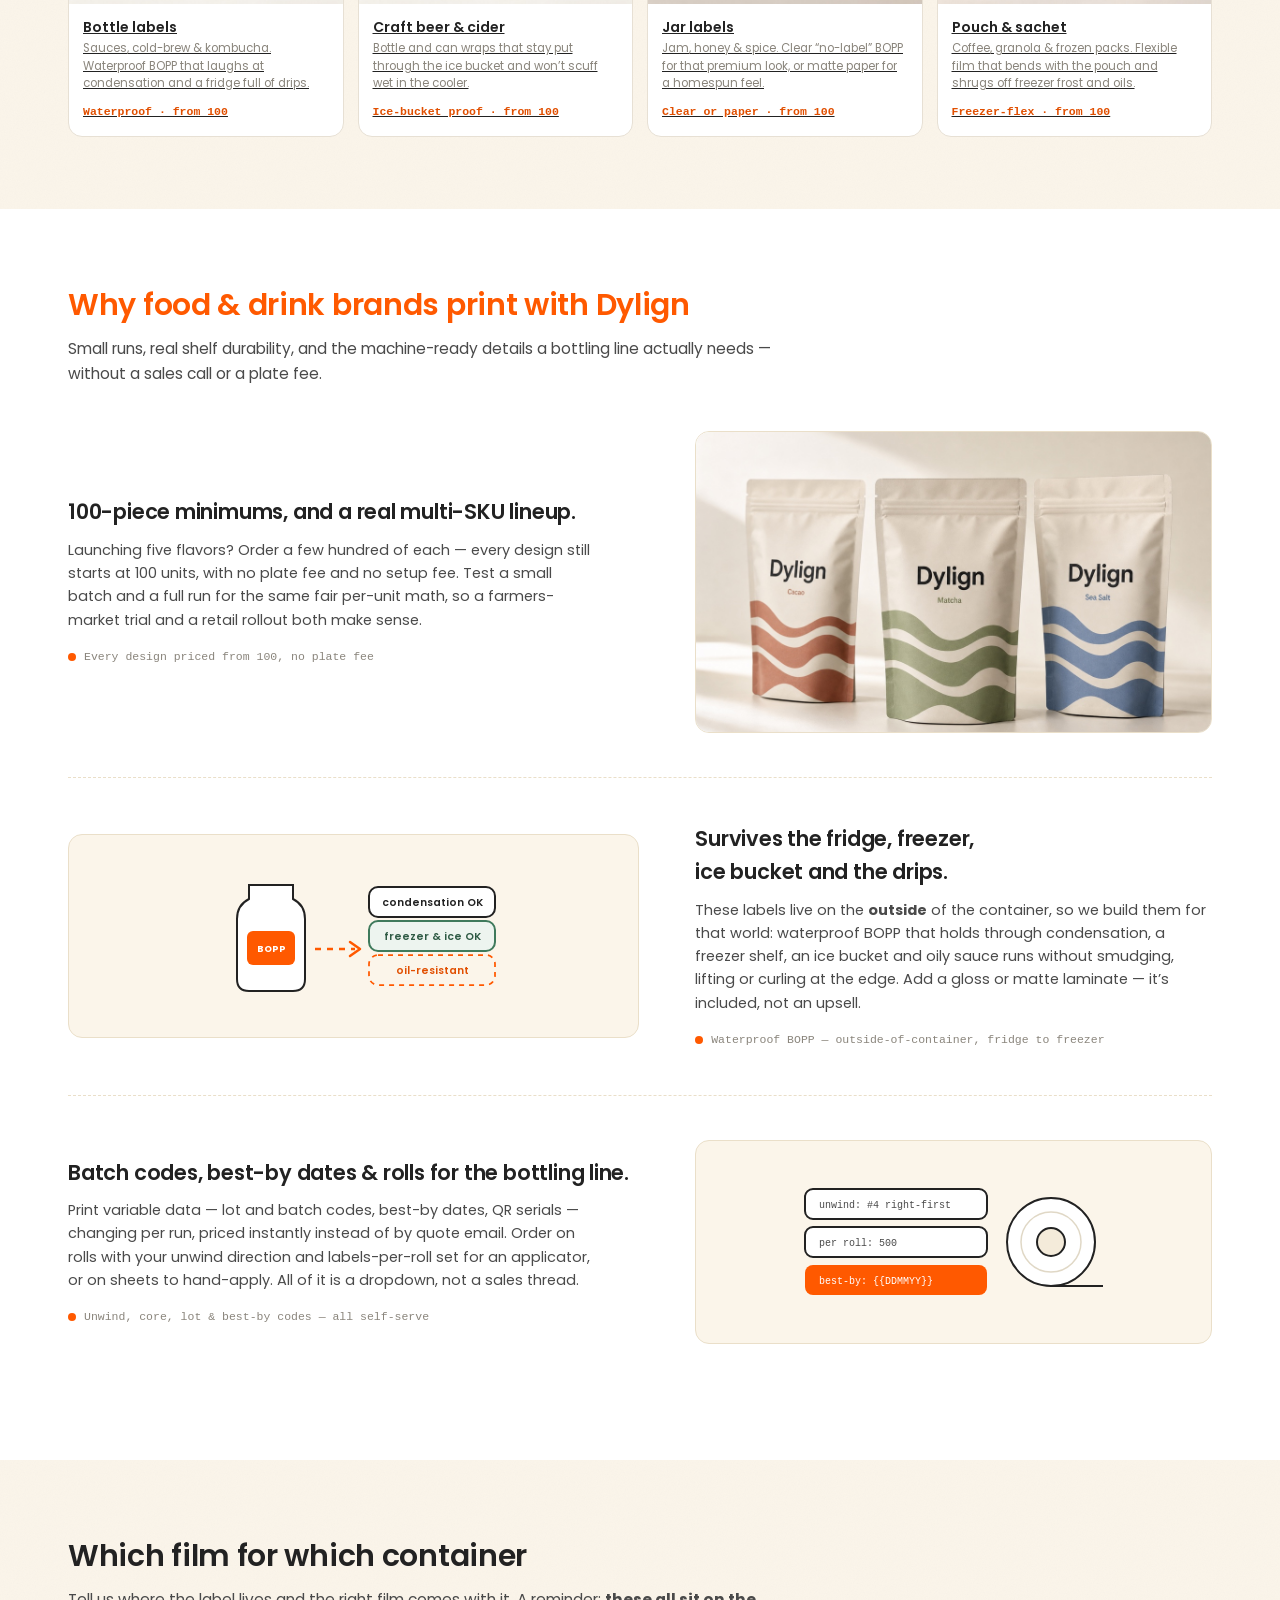
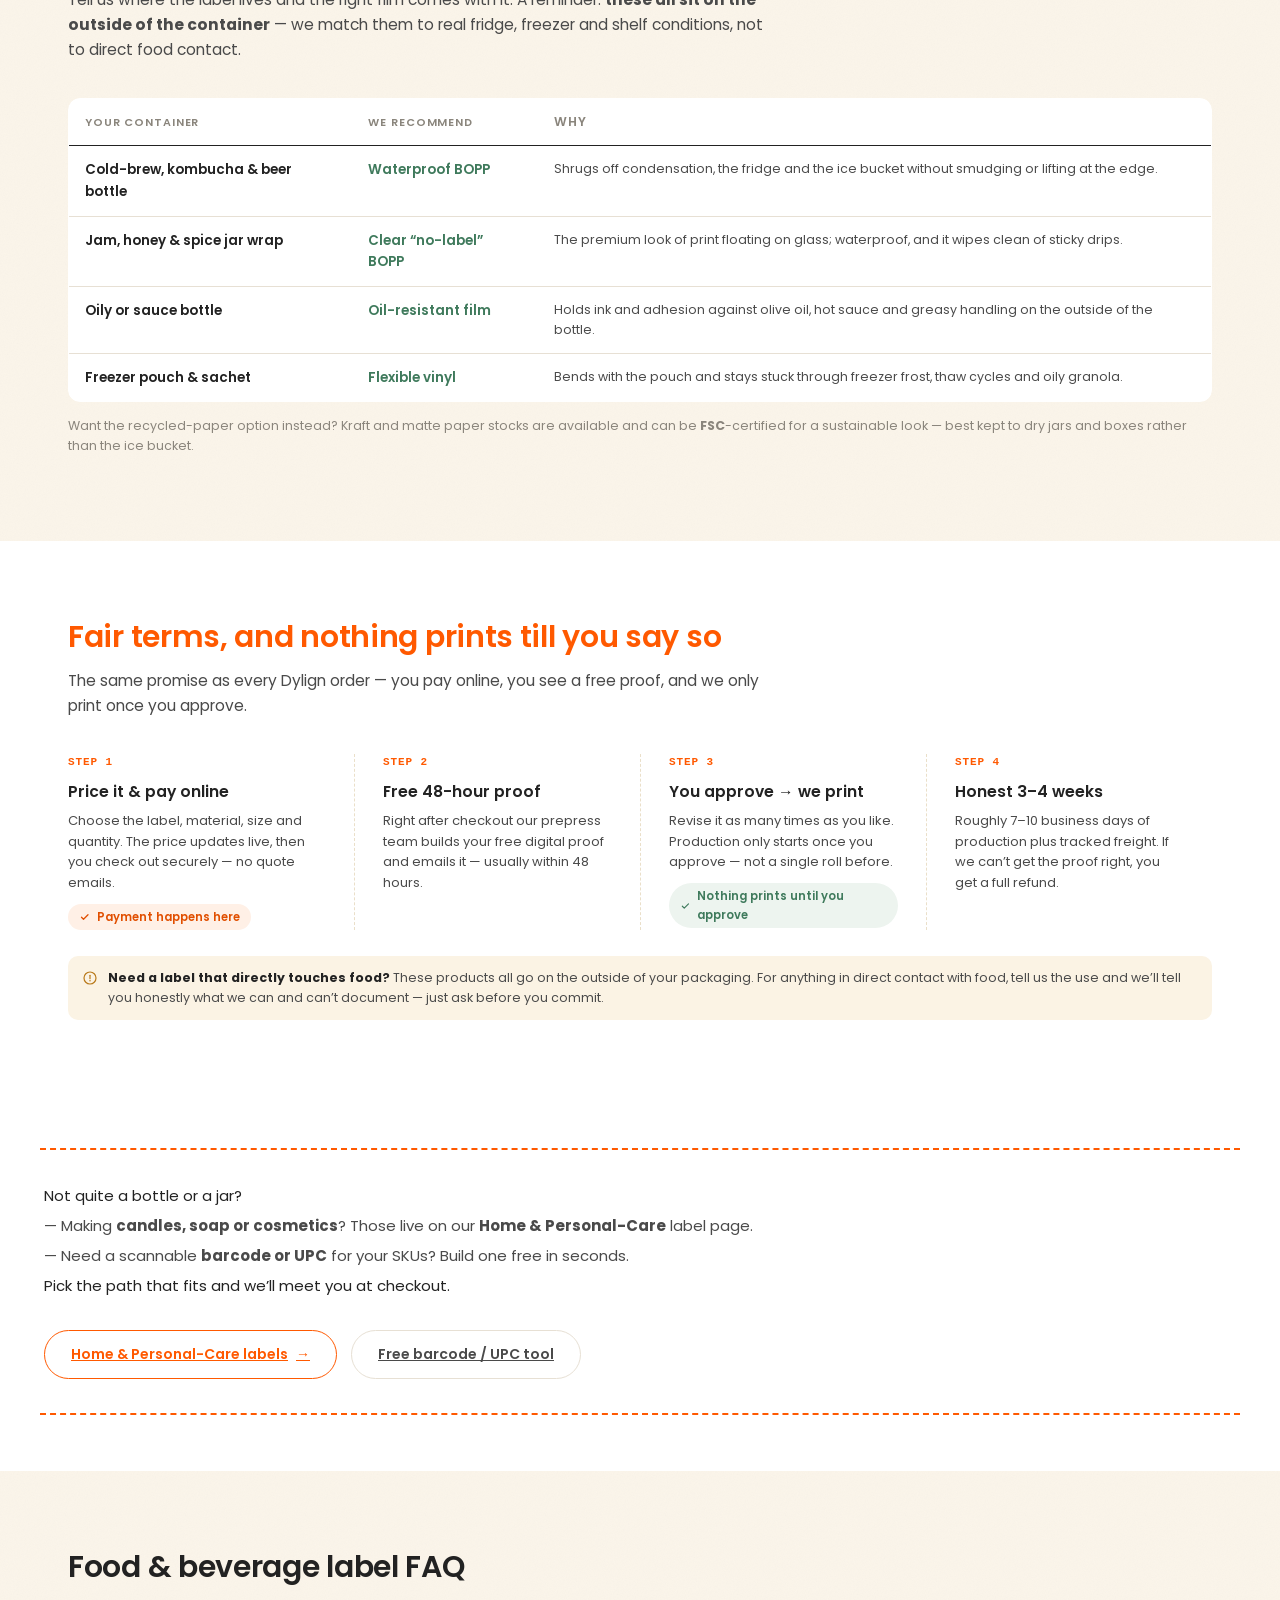
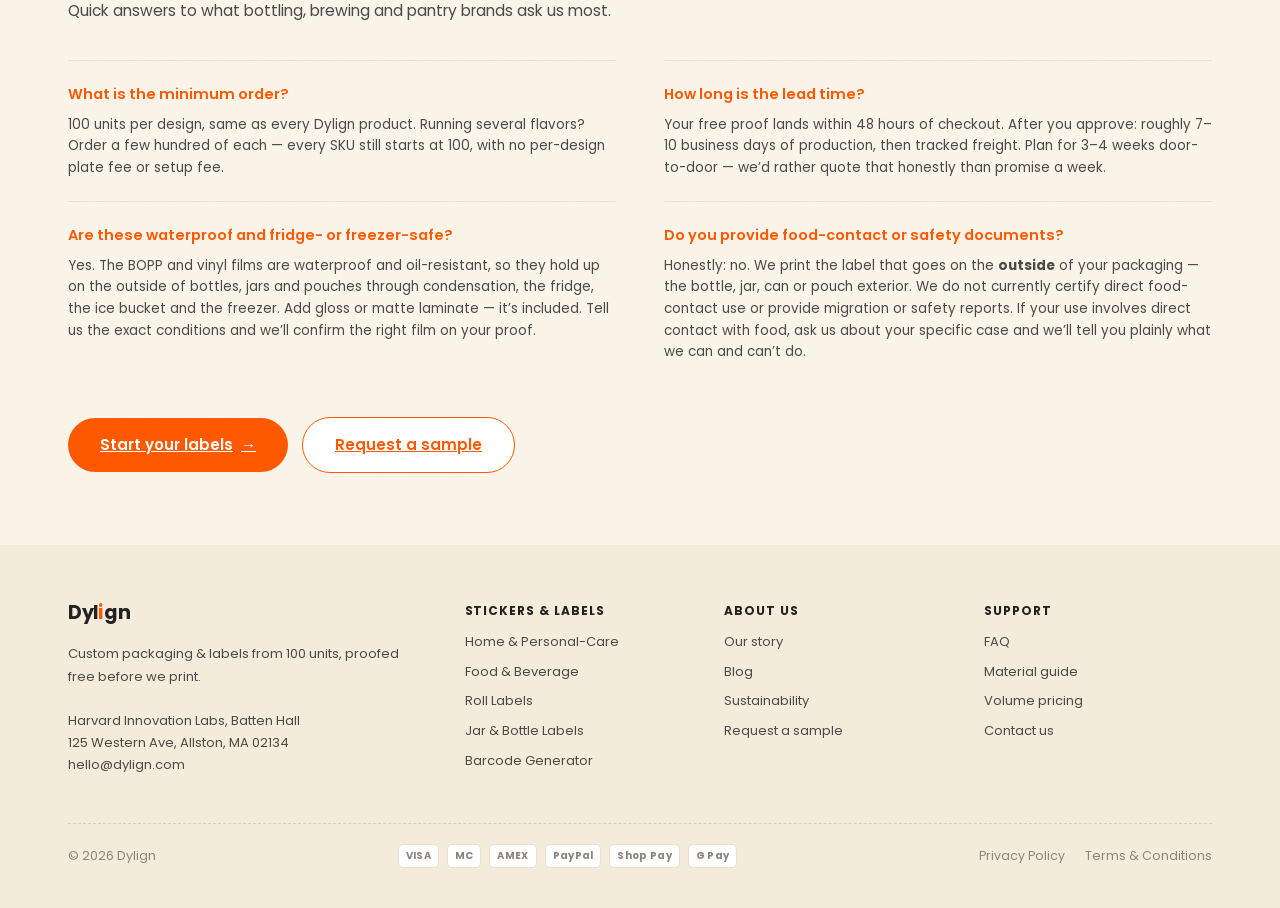
<file: labels-food-bev.html>
<!DOCTYPE html>
<html lang="en">
<head>
<meta charset="UTF-8" />
<meta name="viewport" content="width=device-width, initial-scale=1.0" />
<title>Custom Bottle, Beer &amp; Jar Labels — Dylign</title>
<meta name="description" content="Waterproof custom labels for bottles, jars, cans and pouches — from 100 units. Small-batch, multi-SKU, fridge- and freezer-proof outside-of-container labels with a free 48h proof. Honest 3–4 week lead time." />
<meta name="theme-color" content="#FF5900" />
<meta property="og:type" content="website" />
<meta property="og:title" content="Custom Bottle, Beer &amp; Jar Labels — Dylign" />
<meta property="og:description" content="Waterproof custom labels for bottles, jars, cans and pouches — from 100 units. Small-batch, multi-SKU, fridge- and freezer-proof, free 48h proof." />
<link rel="icon" href="data:image/svg+xml,%3Csvg xmlns='http://www.w3.org/2000/svg' viewBox='0 0 32 32'%3E%3Crect x='4' y='4' width='24' height='24' rx='7' fill='%23FF5900'/%3E%3Ccircle cx='16' cy='16' r='4.5' fill='%23FBF5EA'/%3E%3C/svg%3E" />
<link rel="preconnect" href="https://fonts.googleapis.com">
<link rel="preconnect" href="https://fonts.gstatic.com" crossorigin>
<link href="https://fonts.googleapis.com/css2?family=Poppins:wght@400;500;600;700&display=swap" rel="stylesheet">
<link rel="stylesheet" href="assets/dylign.css">
</head>
<body>
<!-- ============================================================= -->
<!-- SHARED HEADER — paste verbatim right after <body>, keep IDENTICAL on every page -->
<!-- ============================================================= -->
<a class="skip" href="#main">Skip to content</a>
<nav class="top">
  <div class="wrap nav-in">
    <a class="logo" href="index.html" aria-label="Dylign home">
      <svg viewBox="0 0 118 30" xmlns="http://www.w3.org/2000/svg" role="img" aria-hidden="true">
        <text x="0" y="23" font-family="Poppins,sans-serif" font-weight="700" font-size="26" letter-spacing="-0.5" fill="#222222">Dyl</text>
        <text x="41" y="23" font-family="Poppins,sans-serif" font-weight="700" font-size="26" letter-spacing="-0.5" fill="#FF5900">i</text>
        <text x="49" y="23" font-family="Poppins,sans-serif" font-weight="700" font-size="26" letter-spacing="-0.5" fill="#222222">gn</text>
      </svg>
    </a>
    <div class="nav-links">
      <div class="nav-item has-menu">
        <a href="https://shop.dylign.com" tabindex="0">Custom Packaging
          <svg class="caret" viewBox="0 0 12 12" fill="none"><path d="M2 4l4 4 4-4" stroke="currentColor" stroke-width="1.6" stroke-linecap="round" stroke-linejoin="round"/></svg>
        </a>
        <div class="nav-menu">
          <p class="nm-head">Packaging</p>
          <a href="https://shop.dylign.com">Mailer Box</a>
          <a href="https://shop.dylign.com">Folding Carton</a>
          <a href="https://shop.dylign.com">Rigid Box</a>
          <a href="https://shop.dylign.com">Stand-up Pouch</a>
          <a href="https://shop.dylign.com">Tissue Paper</a>
        </div>
      </div>
      <div class="nav-item has-menu">
        <a href="index.html#order" tabindex="0">Stickers &amp; Labels
          <svg class="caret" viewBox="0 0 12 12" fill="none"><path d="M2 4l4 4 4-4" stroke="currentColor" stroke-width="1.6" stroke-linecap="round" stroke-linejoin="round"/></svg>
        </a>
        <div class="nav-menu">
          <p class="nm-head">By use</p>
          <a href="labels-home-care.html">Home &amp; Personal-Care Labels</a>
          <a href="labels-food-bev.html">Food &amp; Beverage Labels</a>
          <p class="nm-head">By format</p>
          <a href="index.html#product/die-cut">Die-Cut Stickers</a>
          <a href="index.html#product/kiss-cut">Kiss-Cut Sheets</a>
          <a href="index.html#product/roll-labels">Roll Labels</a>
          <a href="index.html#product/jar-bottle">Jar &amp; Bottle Labels</a>
          <a href="index.html#product/holographic">Holographic Stickers</a>
          <p class="nm-head">Free tools</p>
          <a href="barcode-generator.html">Barcode / UPC Generator</a>
        </div>
      </div>
      <div class="nav-item"><a href="index.html#order">Sample</a></div>
      <div class="nav-item"><a href="index.html#why">About Us</a></div>
      <div class="nav-item"><a href="index.html#materials">Sustainability</a></div>
      <div class="nav-item"><a href="index.html#faq">FAQ</a></div>
      <div class="nav-item"><a href="index.html#support">Contact Us</a></div>
    </div>
    <div class="nav-icons">
      <button aria-label="Search" onclick="location.href='index.html#order'">
        <svg viewBox="0 0 24 24" fill="none"><circle cx="11" cy="11" r="7" stroke="currentColor" stroke-width="1.8"/><path d="M20 20l-3.6-3.6" stroke="currentColor" stroke-width="1.8" stroke-linecap="round"/></svg>
      </button>
      <button aria-label="Account" onclick="location.href='index.html#order'">
        <svg viewBox="0 0 24 24" fill="none"><circle cx="12" cy="8" r="4" stroke="currentColor" stroke-width="1.8"/><path d="M4 20c0-3.6 3.6-6 8-6s8 2.4 8 6" stroke="currentColor" stroke-width="1.8" stroke-linecap="round"/></svg>
      </button>
      <button aria-label="Cart" onclick="location.href='index.html#order'">
        <svg viewBox="0 0 24 24" fill="none"><path d="M6 8h12l-1 12H7L6 8z" stroke="currentColor" stroke-width="1.8" stroke-linejoin="round"/><path d="M9 8a3 3 0 0 1 6 0" stroke="currentColor" stroke-width="1.8"/></svg>
      </button>
    </div>
  </div>
</nav>

<span id="top"></span>

<!-- ================= HERO ================= -->
<header class="wrap hero" id="main">
  <div>
    <p class="eyebrow rise" style="--i:0">Labels for food &amp; drink brands</p>
    <h1 class="rise" style="--i:1">Custom labels for bottles, jars &amp; cans, <span>from 100 units.</span></h1>
    <p class="sub rise" style="--i:2">Small-batch &middot; multi-SKU &middot; waterproof for the fridge &amp; freezer &middot; free 48-hour proof &middot; and an honest 3&ndash;4 week lead time. Every label here goes on the <b>outside</b> of your bottle, jar, can or pouch.</p>
    <div class="cta-row rise" style="--i:3">
      <a class="btn btn-solid btn-lg" href="index.html#product/jar-bottle">Start your labels <span class="arrow">&rarr;</span></a>
      <a class="btn btn-line btn-lg" href="barcode-generator.html">Free barcode tool</a>
    </div>
    <div class="hero-facts rise" style="--i:4">
      <div><b>100</b><small>minimum per design</small></div>
      <div><b>48 h</b><small>to your free proof</small></div>
      <div><b>3&ndash;4 wks</b><small>door-to-door, honestly</small></div>
    </div>
  </div>
  <div class="hero-art rise" style="--i:2">
    <img src="assets/scene-drink.jpg" width="1500" height="1125" alt="Custom Dylign waterproof labels wrapped around a cold-brew bottle, a kombucha bottle and a craft beer bottle chilling on ice">
    <div class="hero-note">
      <svg viewBox="0 0 24 24" fill="none"><path d="M9 12.5l2 2 4.5-4.5" stroke="#3F7A5C" stroke-width="2" stroke-linecap="round" stroke-linejoin="round"/><circle cx="12" cy="12" r="9" stroke="#3F7A5C" stroke-width="1.75"/></svg>
      Waterproof films that survive the ice bucket, the fridge and the freezer &mdash; free proof before we print.
    </div>
  </div>
</header>

<!-- ================= BRAND STRIP ================= -->
<div class="brandstrip">
  <div class="wrap">
    <span class="bl">COLD DRIP CO</span><span class="bl script">Brine &amp; Bloom</span><span class="bl">HOPWORKS</span><span class="bl">GOLDEN HIVE</span>
    <span class="bl">SUNDAY SODA</span><span class="bl">FERMENT LAB</span><span class="bl script">Pantry</span>
  </div>
</div>

<!-- ================= VERTICAL CARDS ================= -->
<section class="band cream">
  <div class="wrap">
    <h2 class="sec-head">Built for what you bottle, jar &amp; pour</h2>
    <p class="sec-sub">Pick the drink or pantry line closest to yours and we&rsquo;ll match the film. Every one of these is an outside-of-container label &mdash; sized for the bottle, wrap or pouch, and chosen to survive its real life on the shelf.</p>
    <div class="type-grid">
      <a class="type-card" href="index.html#product/jar-bottle">
        <img src="assets/scene-drink.jpg" width="800" height="600" loading="lazy" alt="Waterproof label on a cold-brew and kombucha bottle">
        <div class="tc-body">
          <p class="tc-name">Bottle labels</p>
          <p class="tc-desc">Sauces, cold-brew &amp; kombucha. Waterproof BOPP that laughs at condensation and a fridge full of drips.</p>
          <span class="tc-from">Waterproof &middot; from 100</span>
        </div>
      </a>
      <a class="type-card" href="index.html#product/jar-bottle">
        <img src="assets/scene-drink.jpg" width="800" height="600" loading="lazy" alt="Craft beer and cider bottle with a durable outside label">
        <div class="tc-body">
          <p class="tc-name">Craft beer &amp; cider</p>
          <p class="tc-desc">Bottle and can wraps that stay put through the ice bucket and won&rsquo;t scuff wet in the cooler.</p>
          <span class="tc-from">Ice-bucket proof &middot; from 100</span>
        </div>
      </a>
      <a class="type-card" href="index.html#product/jar-bottle">
        <img src="assets/scene-food.jpg" width="800" height="600" loading="lazy" alt="Jam, honey and spice jars with clear no-label wraps">
        <div class="tc-body">
          <p class="tc-name">Jar labels</p>
          <p class="tc-desc">Jam, honey &amp; spice. Clear &ldquo;no-label&rdquo; BOPP for that premium look, or matte paper for a homespun feel.</p>
          <span class="tc-from">Clear or paper &middot; from 100</span>
        </div>
      </a>
      <a class="type-card" href="index.html#product/pouch-sachet">
        <img src="assets/scene-pouch.jpg" width="800" height="600" loading="lazy" alt="Freezer pouch and sachet with a flexible waterproof label">
        <div class="tc-body">
          <p class="tc-name">Pouch &amp; sachet</p>
          <p class="tc-desc">Coffee, granola &amp; frozen packs. Flexible film that bends with the pouch and shrugs off freezer frost and oils.</p>
          <span class="tc-from">Freezer-flex &middot; from 100</span>
        </div>
      </a>
    </div>
  </div>
</section>

<!-- ================= WHY DYLIGN (ZIG) ================= -->
<section class="band">
  <div class="wrap">
    <h2 class="sec-head">Why food &amp; drink brands print with Dylign</h2>
    <p class="sec-sub">Small runs, real shelf durability, and the machine-ready details a bottling line actually needs &mdash; without a sales call or a plate fee.</p>

    <div class="zig">
      <div class="z-copy">
        <h3>100-piece minimums, and a real multi-SKU lineup.</h3>
        <p>Launching five flavors? Order a few hundred of each &mdash; every design still starts at 100 units, with no plate fee and no setup fee. Test a small batch and a full run for the same fair per-unit math, so a farmers-market trial and a retail rollout both make sense.</p>
        <span class="bench"><span class="b-dot"></span>Every design priced from 100, no plate fee</span>
      </div>
      <div class="z-art photo"><img src="assets/zig-multisku.jpg" width="1100" height="780" loading="lazy" alt="A few hundred each of several flavor variants of the same Dylign bottle, a small-batch multi-SKU lineup"></div>
    </div>

    <div class="zig rev">
      <div class="z-copy">
        <h3>Survives the fridge, freezer, ice bucket and the drips.</h3>
        <p>These labels live on the <b>outside</b> of the container, so we build them for that world: waterproof BOPP that holds through condensation, a freezer shelf, an ice bucket and oily sauce runs without smudging, lifting or curling at the edge. Add a gloss or matte laminate &mdash; it&rsquo;s included, not an upsell.</p>
        <span class="bench"><span class="b-dot"></span>Waterproof BOPP &mdash; outside-of-container, fridge to freezer</span>
      </div>
      <div class="z-art">
        <svg viewBox="0 0 330 150" xmlns="http://www.w3.org/2000/svg" role="img" aria-label="One waterproof outside label surviving condensation, freezer and oil">
          <path d="M60 24 h44 v14 q12 6 12 20 v60 q0 12 -12 12 h-44 q-12 0 -12 -12 v-60 q0 -14 12 -20 z" fill="#fff" stroke="#222222" stroke-width="2"/>
          <rect x="58" y="70" width="48" height="34" rx="6" fill="#FF5900"/><text x="82" y="91" text-anchor="middle" font-family="Poppins,sans-serif" font-weight="700" font-size="9" fill="#fff">BOPP</text>
          <path d="M126 88 h40" stroke="#FF5900" stroke-width="2.5" stroke-dasharray="6 6"/><path d="M161 81 l10 7 -10 7" fill="none" stroke="#FF5900" stroke-width="2.5" stroke-linecap="round" stroke-linejoin="round"/>
          <rect x="180" y="26" width="126" height="30" rx="9" fill="#fff" stroke="#222222" stroke-width="2"/><text x="243" y="45" text-anchor="middle" font-family="Poppins,sans-serif" font-weight="600" font-size="10.5" fill="#222222">condensation OK</text>
          <rect x="180" y="60" width="126" height="30" rx="9" fill="#EDF4EF" stroke="#3F7A5C" stroke-width="2"/><text x="243" y="79" text-anchor="middle" font-family="Poppins,sans-serif" font-weight="600" font-size="10.5" fill="#2E5A44">freezer &amp; ice OK</text>
          <rect x="180" y="94" width="126" height="30" rx="9" fill="#FBF5EA" stroke="#FF5900" stroke-width="1.75" stroke-dasharray="5 5"/><text x="243" y="113" text-anchor="middle" font-family="Poppins,sans-serif" font-weight="600" font-size="10.5" fill="#E14F00">oil-resistant</text>
        </svg>
      </div>
    </div>

    <div class="zig">
      <div class="z-copy">
        <h3>Batch codes, best-by dates &amp; rolls for the bottling line.</h3>
        <p>Print variable data &mdash; lot and batch codes, best-by dates, QR serials &mdash; changing per run, priced instantly instead of by quote email. Order on rolls with your unwind direction and labels-per-roll set for an applicator, or on sheets to hand-apply. All of it is a dropdown, not a sales thread.</p>
        <span class="bench"><span class="b-dot"></span>Unwind, core, lot &amp; best-by codes &mdash; all self-serve</span>
      </div>
      <div class="z-art">
        <svg viewBox="0 0 330 150" xmlns="http://www.w3.org/2000/svg" role="img" aria-label="Roll specs and per-run batch and best-by codes as form fields">
          <rect x="16" y="22" width="182" height="30" rx="8" fill="#fff" stroke="#222222" stroke-width="2"/><text x="30" y="41" font-family="ui-monospace,Menlo,monospace" font-size="10" fill="#4A4A4A">unwind: #4 right-first</text>
          <rect x="16" y="60" width="182" height="30" rx="8" fill="#fff" stroke="#222222" stroke-width="2"/><text x="30" y="79" font-family="ui-monospace,Menlo,monospace" font-size="10" fill="#4A4A4A">per roll: 500</text>
          <rect x="16" y="98" width="182" height="30" rx="8" fill="#FF5900"/><text x="30" y="117" font-family="ui-monospace,Menlo,monospace" font-size="10" fill="#fff">best-by: {{DDMMYY}}</text>
          <circle cx="262" cy="75" r="44" fill="#fff" stroke="#222222" stroke-width="2"/><circle cx="262" cy="75" r="14" fill="#F4EBDA" stroke="#222222" stroke-width="2"/><path d="M262 119 h52" stroke="#222222" stroke-width="2"/><circle cx="262" cy="75" r="30" fill="none" stroke="#E0D8C6" stroke-width="1.5"/>
        </svg>
      </div>
    </div>
  </div>
</section>

<!-- ================= MATERIAL BY SCENARIO ================= -->
<section class="band cream">
  <div class="wrap">
    <h2 class="sec-head ink">Which film for which container</h2>
    <p class="sec-sub">Tell us where the label lives and the right film comes with it. A reminder: <b>these all sit on the outside of the container</b> &mdash; we match them to real fridge, freezer and shelf conditions, not to direct food contact.</p>
    <div class="tbl-scroll">
      <table class="tbl">
        <tr><th>Your container</th><th>We recommend</th><th class="note-cell">Why</th></tr>
        <tr><td>Cold-brew, kombucha &amp; beer bottle</td><td class="rec">Waterproof BOPP</td><td class="note-cell">Shrugs off condensation, the fridge and the ice bucket without smudging or lifting at the edge.</td></tr>
        <tr><td>Jam, honey &amp; spice jar wrap</td><td class="rec">Clear &ldquo;no-label&rdquo; BOPP</td><td class="note-cell">The premium look of print floating on glass; waterproof, and it wipes clean of sticky drips.</td></tr>
        <tr><td>Oily or sauce bottle</td><td class="rec">Oil-resistant film</td><td class="note-cell">Holds ink and adhesion against olive oil, hot sauce and greasy handling on the outside of the bottle.</td></tr>
        <tr><td>Freezer pouch &amp; sachet</td><td class="rec">Flexible vinyl</td><td class="note-cell">Bends with the pouch and stays stuck through freezer frost, thaw cycles and oily granola.</td></tr>
      </table>
    </div>
    <p style="font-size:12.5px;color:var(--ink-3);margin-top:14px">Want the recycled-paper option instead? Kraft and matte paper stocks are available and can be <b>FSC</b>-certified for a sustainable look &mdash; best kept to dry jars and boxes rather than the ice bucket.</p>
  </div>
</section>

<!-- ================= TRUST ================= -->
<section class="band">
  <div class="wrap">
    <h2 class="sec-head">Fair terms, and nothing prints till you say so</h2>
    <p class="sec-sub">The same promise as every Dylign order &mdash; you pay online, you see a free proof, and we only print once you approve.</p>
    <div class="flowstrip">
      <div class="fstep"><span class="k">STEP 1</span><h4>Price it &amp; pay online</h4><p>Choose the label, material, size and quantity. The price updates live, then you check out securely &mdash; no quote emails.</p>
        <span class="pay-flag"><svg width="12" height="12" viewBox="0 0 24 24" fill="none"><path d="M5 12.5l4 4 9-9" stroke="#E14F00" stroke-width="2.5" stroke-linecap="round" stroke-linejoin="round"/></svg> Payment happens here</span></div>
      <div class="fstep"><span class="k">STEP 2</span><h4>Free 48-hour proof</h4><p>Right after checkout our prepress team builds your free digital proof and emails it &mdash; usually within 48 hours.</p></div>
      <div class="fstep"><span class="k">STEP 3</span><h4>You approve &rarr; we print</h4><p>Revise it as many times as you like. Production only starts once you approve &mdash; not a single roll before.</p>
        <span class="ok-flag"><svg width="12" height="12" viewBox="0 0 24 24" fill="none"><path d="M5 12.5l4 4 9-9" stroke="#3F7A5C" stroke-width="2.5" stroke-linecap="round" stroke-linejoin="round"/></svg> Nothing prints until you approve</span></div>
      <div class="fstep"><span class="k">STEP 4</span><h4>Honest 3&ndash;4 weeks</h4><p>Roughly 7&ndash;10 business days of production plus tracked freight. If we can&rsquo;t get the proof right, you get a full refund.</p></div>
    </div>
    <div class="hint-box" style="margin-top:26px">
      <svg viewBox="0 0 24 24" fill="none"><circle cx="12" cy="12" r="9" stroke="#B9791A" stroke-width="1.8"/><path d="M12 8v5" stroke="#B9791A" stroke-width="1.8" stroke-linecap="round"/><circle cx="12" cy="16" r="1.1" fill="#B9791A"/></svg>
      <span><b>Need a label that directly touches food?</b> These products all go on the outside of your packaging. For anything in direct contact with food, tell us the use and we&rsquo;ll tell you honestly what we can and can&rsquo;t document &mdash; just ask before you commit.</span>
    </div>
  </div>
</section>

<!-- ================= CROSS-LINKS ================= -->
<section class="support">
  <div class="wrap support-in">
    <p>Not quite a bottle or a jar?</p>
    <p class="q">&mdash; Making <b>candles, soap or cosmetics</b>? Those live on our <b>Home &amp; Personal-Care</b> label page.</p>
    <p class="q">&mdash; Need a scannable <b>barcode or UPC</b> for your SKUs? Build one free in seconds.</p>
    <p>Pick the path that fits and we&rsquo;ll meet you at checkout.</p>
    <div class="cta-row" style="margin-top:16px">
      <a class="btn btn-line" href="labels-home-care.html">Home &amp; Personal-Care labels <span class="arrow">&rarr;</span></a>
      <a class="btn btn-ghost" href="barcode-generator.html">Free barcode / UPC tool</a>
    </div>
  </div>
</section>

<!-- ================= FAQ ================= -->
<section class="band cream" id="faq">
  <div class="wrap">
    <h2 class="sec-head ink">Food &amp; beverage label FAQ</h2>
    <p class="sec-sub">Quick answers to what bottling, brewing and pantry brands ask us most.</p>
    <div class="faq-grid">
      <div class="faq-item"><h4>What is the minimum order?</h4><p>100 units per design, same as every Dylign product. Running several flavors? Order a few hundred of each &mdash; every SKU still starts at 100, with no per-design plate fee or setup fee.</p></div>
      <div class="faq-item"><h4>How long is the lead time?</h4><p>Your free proof lands within 48 hours of checkout. After you approve: roughly 7&ndash;10 business days of production, then tracked freight. Plan for 3&ndash;4 weeks door-to-door &mdash; we&rsquo;d rather quote that honestly than promise a week.</p></div>
      <div class="faq-item"><h4>Are these waterproof and fridge- or freezer-safe?</h4><p>Yes. The BOPP and vinyl films are waterproof and oil-resistant, so they hold up on the outside of bottles, jars and pouches through condensation, the fridge, the ice bucket and the freezer. Add gloss or matte laminate &mdash; it&rsquo;s included. Tell us the exact conditions and we&rsquo;ll confirm the right film on your proof.</p></div>
      <div class="faq-item"><h4>Do you provide food-contact or safety documents?</h4><p>Honestly: no. We print the label that goes on the <b>outside</b> of your packaging &mdash; the bottle, jar, can or pouch exterior. We do not currently certify direct food-contact use or provide migration or safety reports. If your use involves direct contact with food, ask us about your specific case and we&rsquo;ll tell you plainly what we can and can&rsquo;t do.</p></div>
    </div>
    <div class="cta-row" style="margin-top:32px">
      <a class="btn btn-solid btn-lg" href="index.html#product/jar-bottle">Start your labels <span class="arrow">&rarr;</span></a>
      <a class="btn btn-line btn-lg" href="index.html#order">Request a sample</a>
    </div>
  </div>
</section>

<!-- ============================================================= -->
<!-- SHARED FOOTER — paste verbatim just before </body>, keep IDENTICAL on every page -->
<!-- ============================================================= -->
<footer>
  <div class="wrap">
    <div class="foot-grid">
      <div>
        <div class="foot-brand">
          <svg viewBox="0 0 118 30" xmlns="http://www.w3.org/2000/svg" aria-label="Dylign"><text x="0" y="23" font-family="Poppins,sans-serif" font-weight="700" font-size="24" letter-spacing="-0.5" fill="#222222">Dyl</text><text x="38" y="23" font-family="Poppins,sans-serif" font-weight="700" font-size="24" letter-spacing="-0.5" fill="#FF5900">i</text><text x="45" y="23" font-family="Poppins,sans-serif" font-weight="700" font-size="24" letter-spacing="-0.5" fill="#222222">gn</text></svg>
        </div>
        <p class="foot-addr">Custom packaging &amp; labels from 100 units, proofed free before we print.<br><br>Harvard Innovation Labs, Batten Hall<br>125 Western Ave, Allston, MA 02134<br>hello@dylign.com</p>
      </div>
      <div class="foot-col">
        <b class="h">Stickers &amp; Labels</b>
        <a href="labels-home-care.html">Home &amp; Personal-Care</a>
        <a href="labels-food-bev.html">Food &amp; Beverage</a>
        <a href="index.html#product/roll-labels">Roll Labels</a>
        <a href="index.html#product/jar-bottle">Jar &amp; Bottle Labels</a>
        <a href="barcode-generator.html">Barcode Generator</a>
      </div>
      <div class="foot-col">
        <b class="h">About Us</b>
        <a href="index.html#why">Our story</a>
        <a href="index.html#why">Blog</a>
        <a href="index.html#materials">Sustainability</a>
        <a href="index.html#order">Request a sample</a>
      </div>
      <div class="foot-col">
        <b class="h">Support</b>
        <a href="index.html#faq">FAQ</a>
        <a href="index.html#materials">Material guide</a>
        <a href="index.html#pricing">Volume pricing</a>
        <a href="mailto:hello@dylign.com">Contact us</a>
      </div>
    </div>
    <div class="foot-legal">
      <span>&copy; 2026 Dylign</span>
      <div class="pay-icons"><span>VISA</span><span>MC</span><span>AMEX</span><span>PayPal</span><span>Shop Pay</span><span>G Pay</span></div>
      <nav class="foot-legal-links" aria-label="Legal"><a href="#">Privacy Policy</a><a href="#">Terms &amp; Conditions</a></nav>
    </div>
  </div>
</footer>
</body>
</html>
</file>
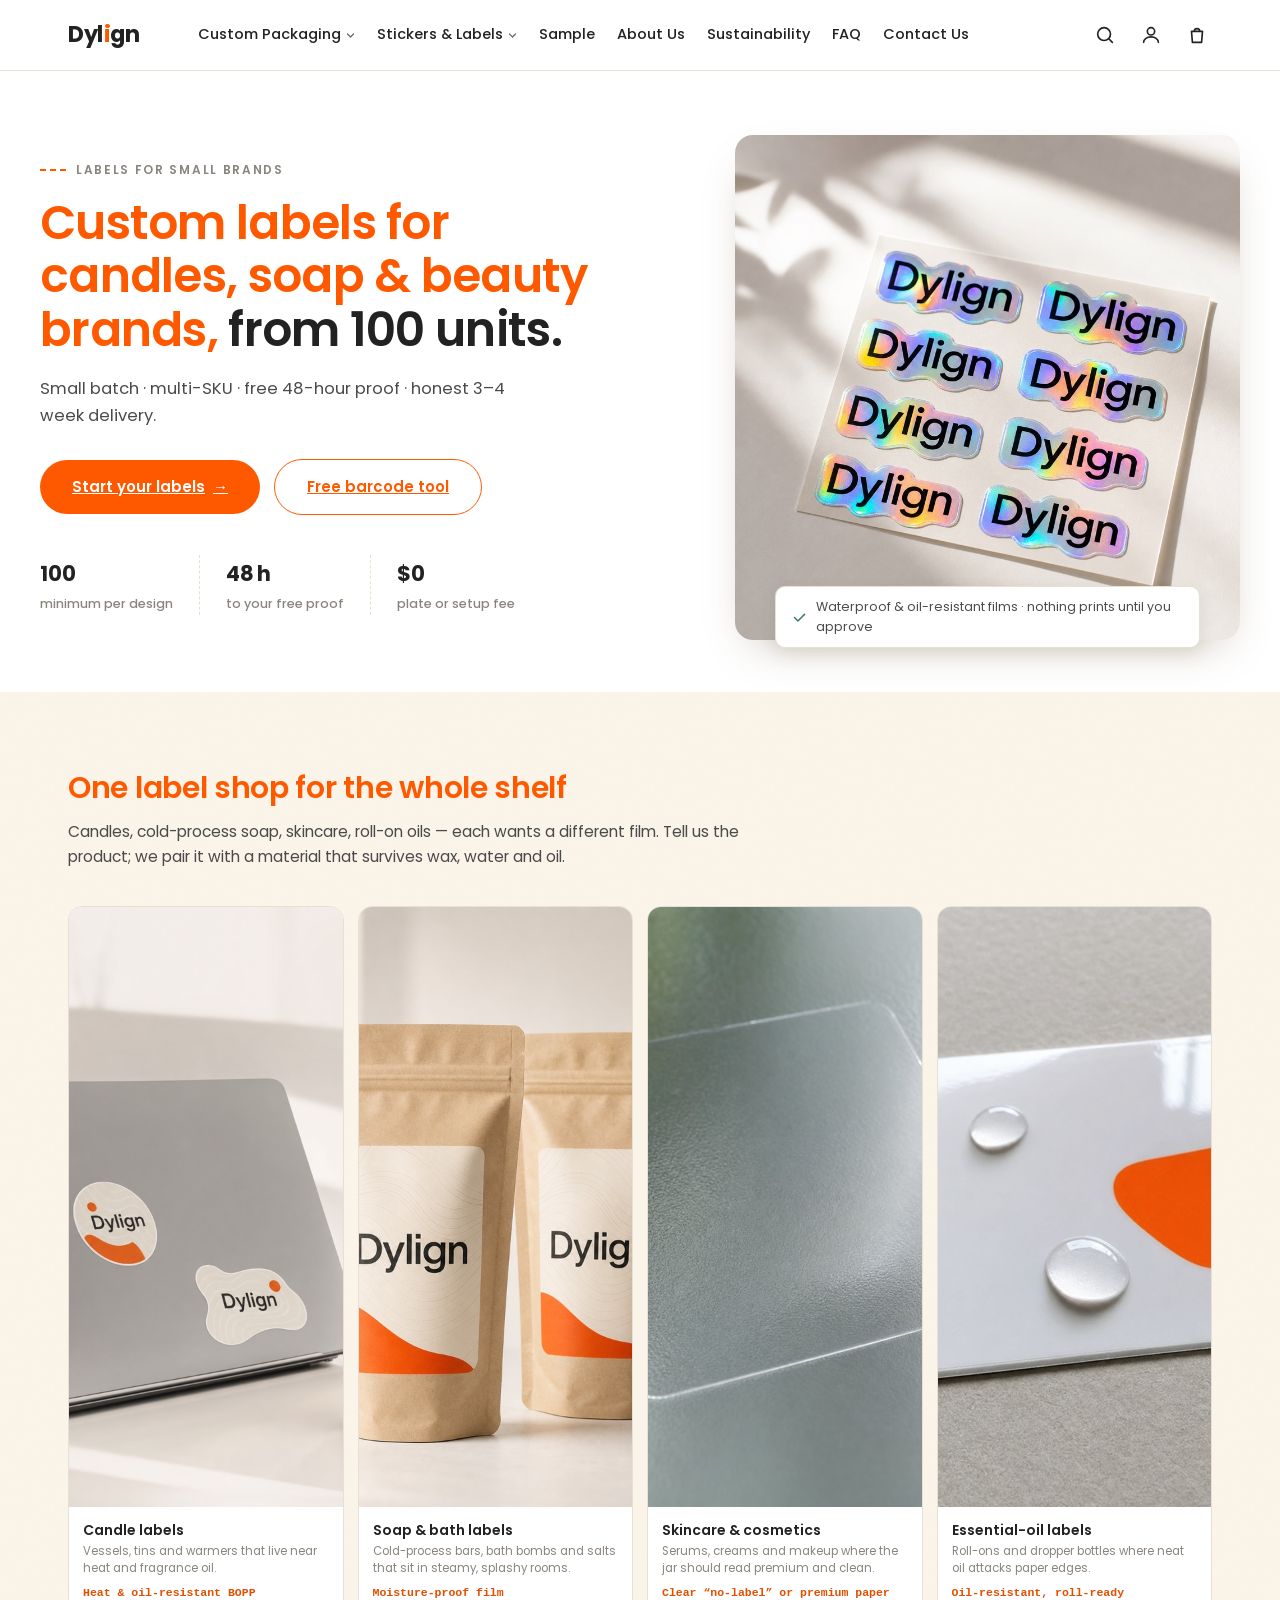
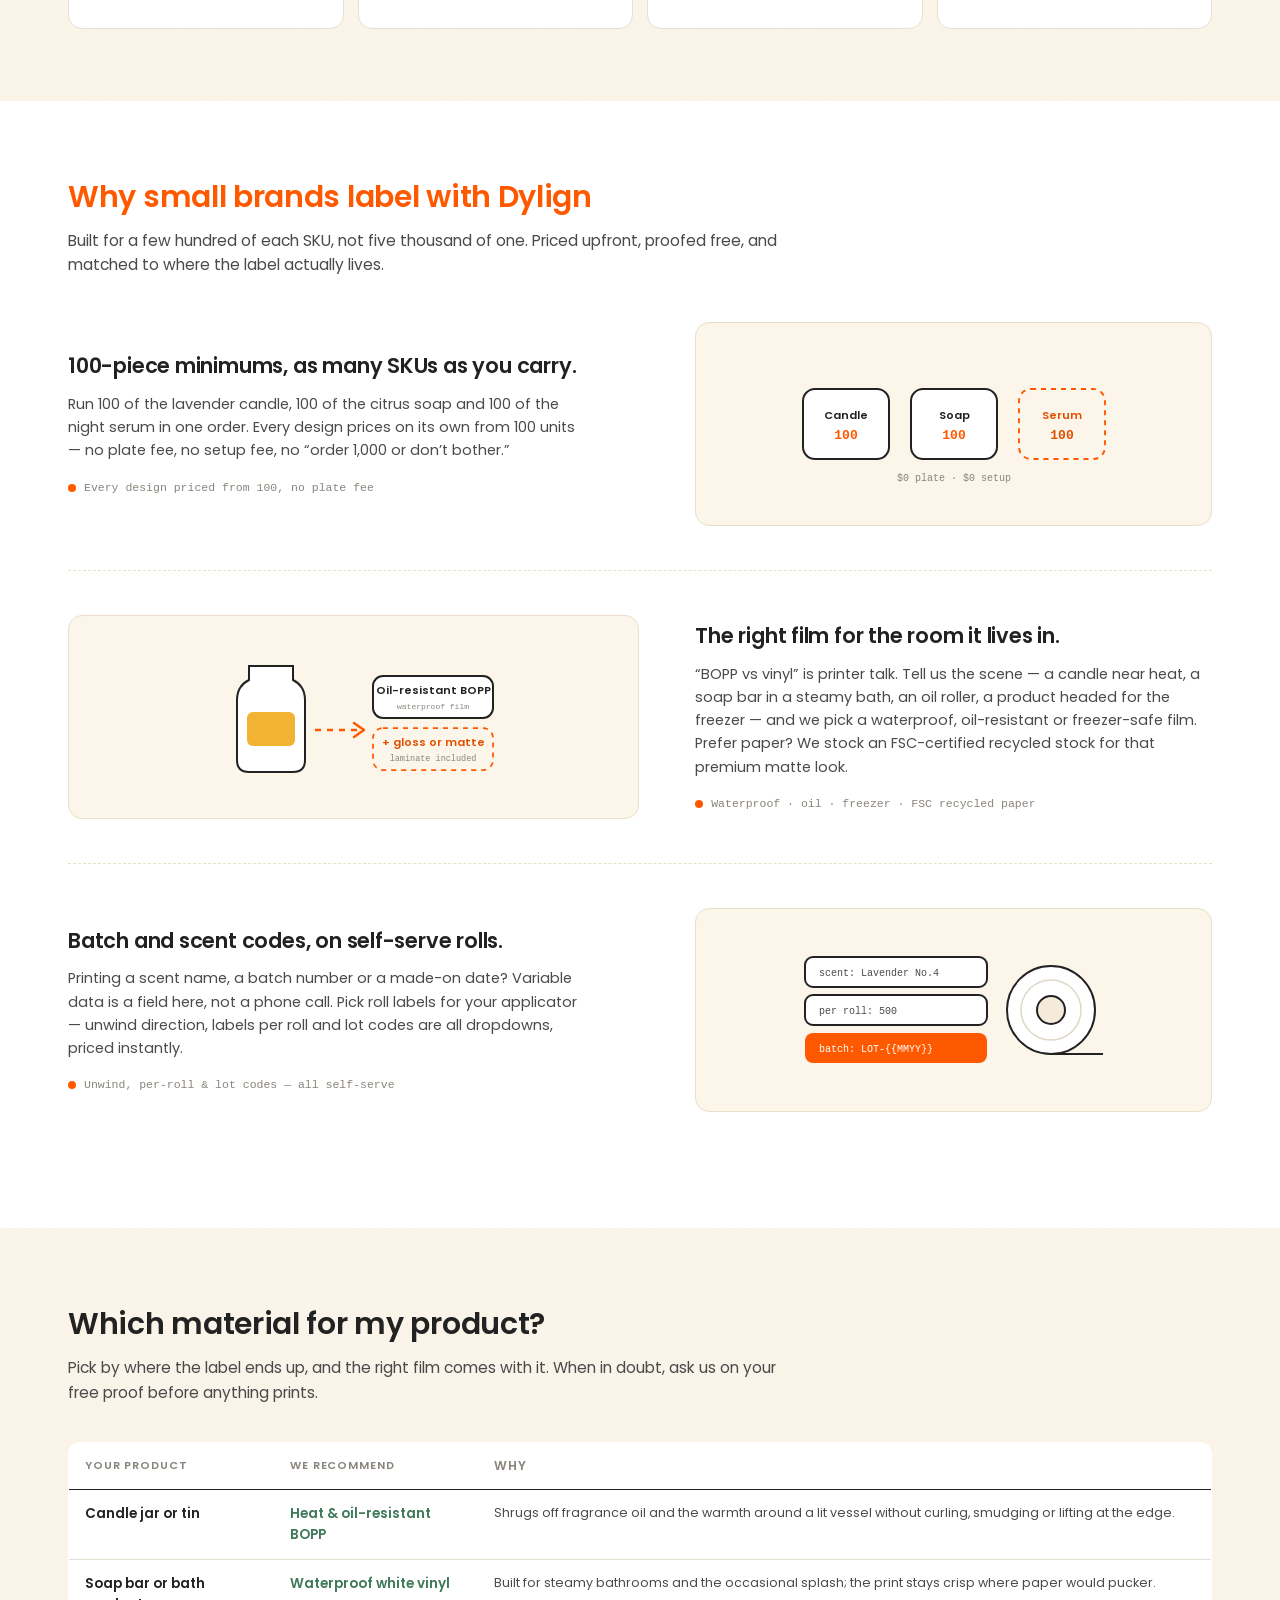
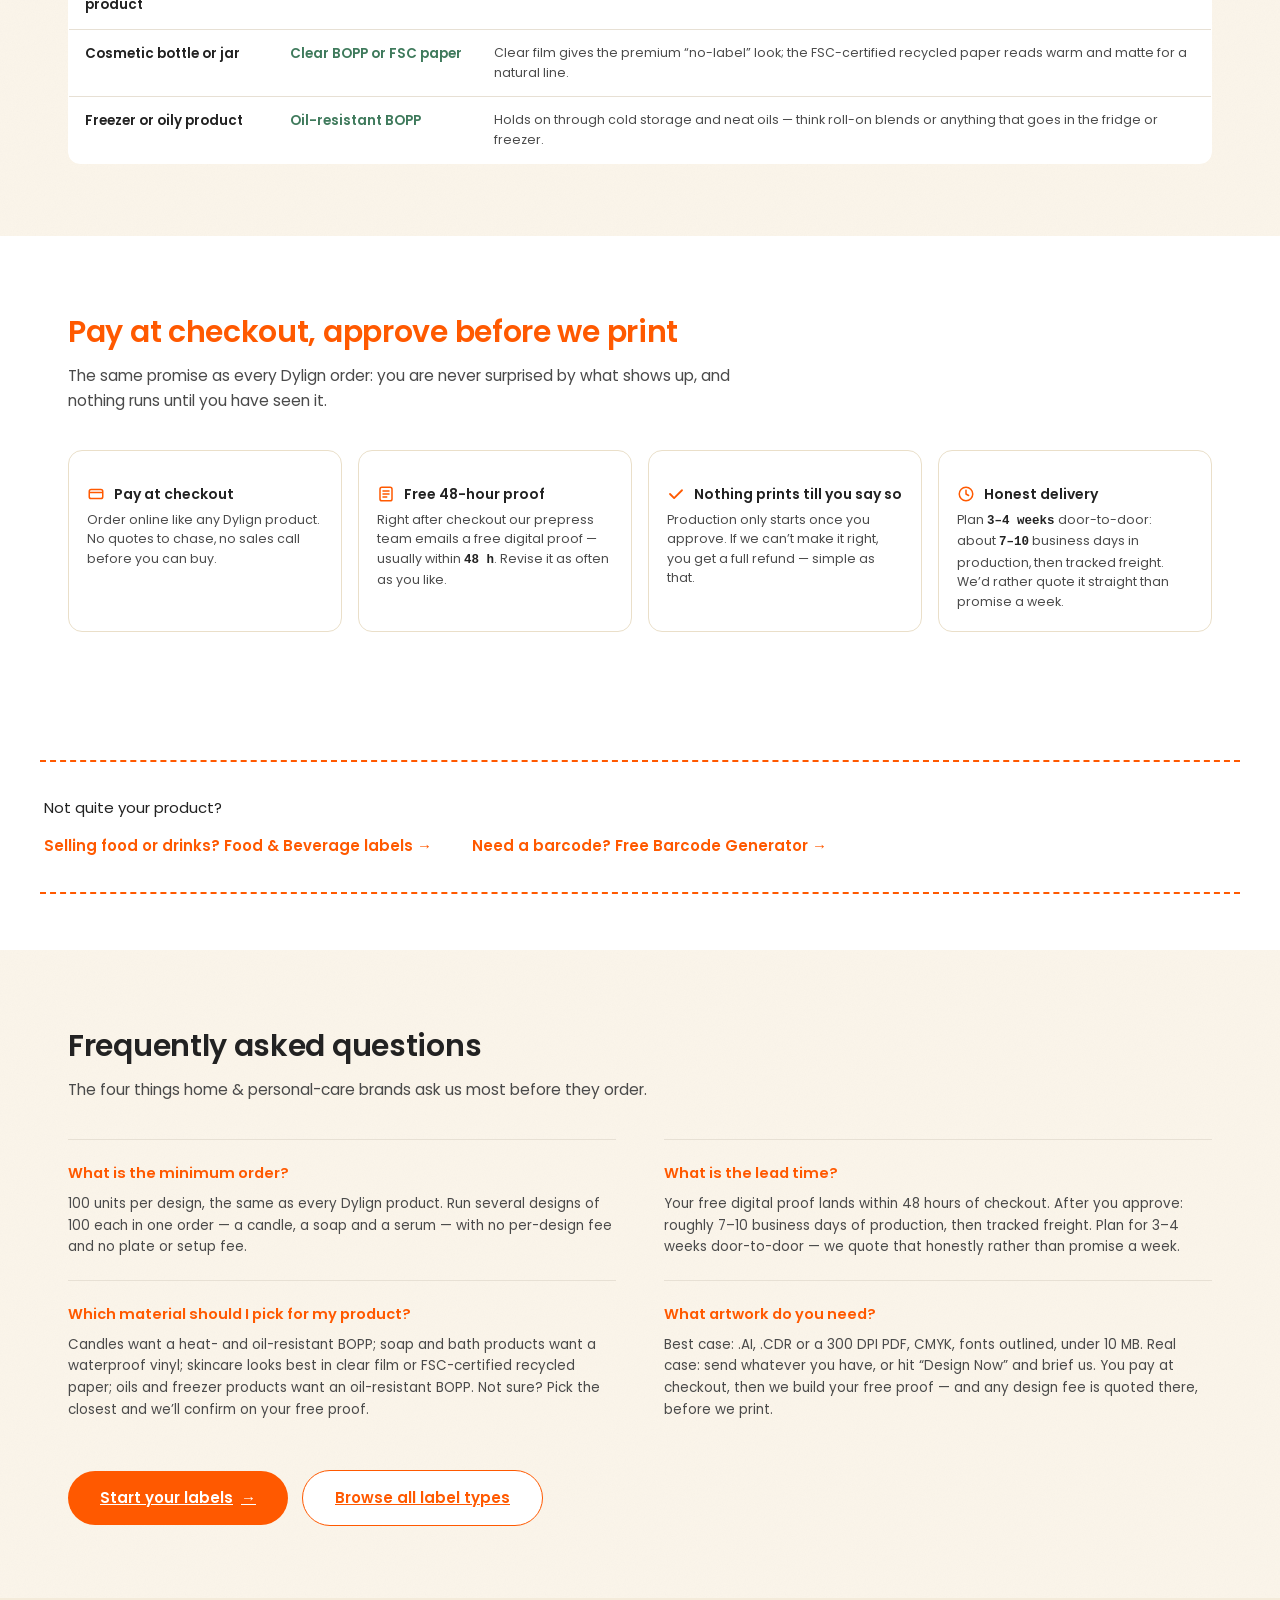
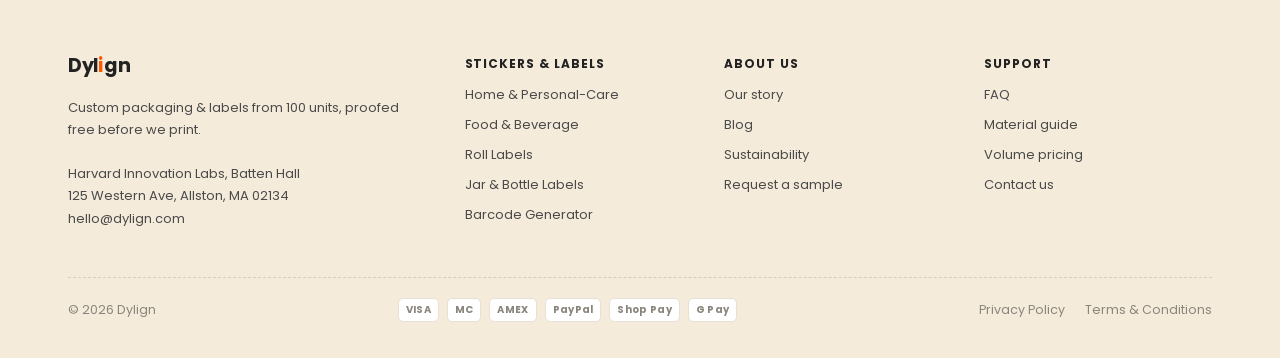
<file: labels-home-care.html>
<!DOCTYPE html>
<html lang="en">
<head>
<meta charset="UTF-8" />
<meta name="viewport" content="width=device-width, initial-scale=1.0" />
<title>Candle, Soap &amp; Cosmetic Labels — Dylign</title>
<meta name="description" content="Custom labels for candles, soap and beauty brands from 100 units. Small batch, multi-SKU, no plate fee. Free 48-hour digital proof, nothing prints until you approve, honest 3–4 week delivery." />
<meta name="theme-color" content="#FF5900" />
<meta property="og:type" content="website" />
<meta property="og:title" content="Candle, Soap &amp; Cosmetic Labels — Dylign" />
<meta property="og:description" content="Custom candle, soap, skincare and essential-oil labels from 100 units. Right material by scenario, free 48-hour proof, nothing prints until you approve." />
<link rel="icon" href="data:image/svg+xml,%3Csvg xmlns='http://www.w3.org/2000/svg' viewBox='0 0 32 32'%3E%3Crect x='4' y='4' width='24' height='24' rx='7' fill='%23FF5900'/%3E%3Ccircle cx='16' cy='16' r='4.5' fill='%23FBF5EA'/%3E%3C/svg%3E" />
<link rel="preconnect" href="https://fonts.googleapis.com">
<link rel="preconnect" href="https://fonts.gstatic.com" crossorigin>
<link href="https://fonts.googleapis.com/css2?family=Poppins:wght@400;500;600;700&display=swap" rel="stylesheet">
<link rel="stylesheet" href="assets/dylign.css">
<style>
  /* page-only tweaks — landing cards behave as links, not product configs */
  .type-card.link{display:block;text-decoration:none;color:inherit}
  .type-card.link .tc-mat{font-family:var(--mono);font-size:11.5px;color:var(--orange-deep);font-weight:600;margin-top:6px}
  .hero-lede{margin-top:14px}
  .crossrow{display:flex;flex-wrap:wrap;gap:14px 40px;align-items:center}
  .crossrow a{font-weight:600;color:var(--orange);text-decoration:none}
  .crossrow a:hover{color:var(--orange-deep)}
  .crossrow .arrow{transition:transform .25s var(--ease);display:inline-block}
  .crossrow a:hover .arrow{transform:translateX(3px)}
  .trust-grid{display:grid;grid-template-columns:repeat(4,1fr);gap:16px;margin-top:8px}
  @media(max-width:820px){.trust-grid{grid-template-columns:1fr 1fr}}
  @media(max-width:460px){.trust-grid{grid-template-columns:1fr}}
  .trust-card{background:#fff;border:1px solid var(--line-warm);border-radius:14px;padding:20px 18px}
  .trust-card .tt{font-size:14px;font-weight:600;margin:12px 0 5px;display:flex;align-items:center;gap:9px}
  .trust-card .tt svg{width:18px;height:18px;flex:none;color:var(--orange)}
  .trust-card p{margin:0;font-size:12.5px;color:var(--ink-2);line-height:1.55}
  .trust-card p b{font-family:var(--mono);color:var(--ink);font-weight:600}
</style>
</head>
<body>
<!-- ============================================================= -->
<!-- SHARED HEADER — paste verbatim right after <body>, keep IDENTICAL on every page -->
<!-- ============================================================= -->
<a class="skip" href="#main">Skip to content</a>
<nav class="top">
  <div class="wrap nav-in">
    <a class="logo" href="index.html" aria-label="Dylign home">
      <svg viewBox="0 0 118 30" xmlns="http://www.w3.org/2000/svg" role="img" aria-hidden="true">
        <text x="0" y="23" font-family="Poppins,sans-serif" font-weight="700" font-size="26" letter-spacing="-0.5" fill="#222222">Dyl</text>
        <text x="41" y="23" font-family="Poppins,sans-serif" font-weight="700" font-size="26" letter-spacing="-0.5" fill="#FF5900">i</text>
        <text x="49" y="23" font-family="Poppins,sans-serif" font-weight="700" font-size="26" letter-spacing="-0.5" fill="#222222">gn</text>
      </svg>
    </a>
    <div class="nav-links">
      <div class="nav-item has-menu">
        <a href="https://shop.dylign.com" tabindex="0">Custom Packaging
          <svg class="caret" viewBox="0 0 12 12" fill="none"><path d="M2 4l4 4 4-4" stroke="currentColor" stroke-width="1.6" stroke-linecap="round" stroke-linejoin="round"/></svg>
        </a>
        <div class="nav-menu">
          <p class="nm-head">Packaging</p>
          <a href="https://shop.dylign.com">Mailer Box</a>
          <a href="https://shop.dylign.com">Folding Carton</a>
          <a href="https://shop.dylign.com">Rigid Box</a>
          <a href="https://shop.dylign.com">Stand-up Pouch</a>
          <a href="https://shop.dylign.com">Tissue Paper</a>
        </div>
      </div>
      <div class="nav-item has-menu">
        <a href="index.html#order" tabindex="0">Stickers &amp; Labels
          <svg class="caret" viewBox="0 0 12 12" fill="none"><path d="M2 4l4 4 4-4" stroke="currentColor" stroke-width="1.6" stroke-linecap="round" stroke-linejoin="round"/></svg>
        </a>
        <div class="nav-menu">
          <p class="nm-head">By use</p>
          <a href="labels-home-care.html">Home &amp; Personal-Care Labels</a>
          <a href="labels-food-bev.html">Food &amp; Beverage Labels</a>
          <p class="nm-head">By format</p>
          <a href="index.html#product/die-cut">Die-Cut Stickers</a>
          <a href="index.html#product/kiss-cut">Kiss-Cut Sheets</a>
          <a href="index.html#product/roll-labels">Roll Labels</a>
          <a href="index.html#product/jar-bottle">Jar &amp; Bottle Labels</a>
          <a href="index.html#product/holographic">Holographic Stickers</a>
          <p class="nm-head">Free tools</p>
          <a href="barcode-generator.html">Barcode / UPC Generator</a>
        </div>
      </div>
      <div class="nav-item"><a href="index.html#order">Sample</a></div>
      <div class="nav-item"><a href="index.html#why">About Us</a></div>
      <div class="nav-item"><a href="index.html#materials">Sustainability</a></div>
      <div class="nav-item"><a href="index.html#faq">FAQ</a></div>
      <div class="nav-item"><a href="index.html#support">Contact Us</a></div>
    </div>
    <div class="nav-icons">
      <button aria-label="Search" onclick="location.href='index.html#order'">
        <svg viewBox="0 0 24 24" fill="none"><circle cx="11" cy="11" r="7" stroke="currentColor" stroke-width="1.8"/><path d="M20 20l-3.6-3.6" stroke="currentColor" stroke-width="1.8" stroke-linecap="round"/></svg>
      </button>
      <button aria-label="Account" onclick="location.href='index.html#order'">
        <svg viewBox="0 0 24 24" fill="none"><circle cx="12" cy="8" r="4" stroke="currentColor" stroke-width="1.8"/><path d="M4 20c0-3.6 3.6-6 8-6s8 2.4 8 6" stroke="currentColor" stroke-width="1.8" stroke-linecap="round"/></svg>
      </button>
      <button aria-label="Cart" onclick="location.href='index.html#order'">
        <svg viewBox="0 0 24 24" fill="none"><path d="M6 8h12l-1 12H7L6 8z" stroke="currentColor" stroke-width="1.8" stroke-linejoin="round"/><path d="M9 8a3 3 0 0 1 6 0" stroke="currentColor" stroke-width="1.8"/></svg>
      </button>
    </div>
  </div>
</nav>

<main id="main">

<!-- ================= HERO ================= -->
<header class="wrap hero">
  <div>
    <p class="eyebrow rise" style="--i:0">Labels for small brands</p>
    <h1 class="rise" style="--i:1">Custom labels for candles, soap &amp; beauty brands, <span>from 100 units.</span></h1>
    <p class="sub hero-lede rise" style="--i:2">Small batch &middot; multi-SKU &middot; free 48-hour proof &middot; honest 3&ndash;4 week delivery.</p>
    <div class="cta-row rise" style="--i:3">
      <a class="btn btn-solid btn-lg" href="index.html#product/jar-bottle">Start your labels <span class="arrow">&rarr;</span></a>
      <a class="btn btn-line btn-lg" href="barcode-generator.html">Free barcode tool</a>
    </div>
    <div class="hero-facts rise" style="--i:4">
      <div><b>100</b><small>minimum per design</small></div>
      <div><b>48 h</b><small>to your free proof</small></div>
      <div><b>$0</b><small>plate or setup fee</small></div>
    </div>
  </div>
  <div class="hero-art rise" style="--i:3">
    <img src="assets/scene-drop.jpg" width="1100" height="820" alt="A small home & personal-care brand's product lineup with custom Dylign labels" loading="eager">
    <div class="hero-note">
      <svg viewBox="0 0 24 24" fill="none"><path d="M20 7L9.5 17.5 4 12" stroke="#3F7A5C" stroke-width="2.4" stroke-linecap="round" stroke-linejoin="round"/></svg>
      <span>Waterproof &amp; oil-resistant films &middot; nothing prints until you approve</span>
    </div>
  </div>
</header>

<!-- ================= VERTICAL CARDS ================= -->
<section class="band cream">
  <div class="wrap">
    <h2 class="sec-head">One label shop for the whole shelf</h2>
    <p class="sec-sub">Candles, cold-process soap, skincare, roll-on oils &mdash; each wants a different film. Tell us the product; we pair it with a material that survives wax, water and oil.</p>
    <div class="type-grid">

      <a class="type-card link" href="index.html#product/jar-bottle">
        <img src="assets/scene-merch.jpg" width="800" height="600" alt="Candle vessels with custom labels" loading="lazy">
        <div class="tc-body">
          <p class="tc-name">Candle labels</p>
          <p class="tc-desc">Vessels, tins and warmers that live near heat and fragrance oil.</p>
          <p class="tc-mat">Heat &amp; oil-resistant BOPP</p>
        </div>
      </a>

      <a class="type-card link" href="index.html#product/jar-bottle">
        <img src="assets/scene-pouch.jpg" width="800" height="600" alt="Handmade soap bars and bath products with labels" loading="lazy">
        <div class="tc-body">
          <p class="tc-name">Soap &amp; bath labels</p>
          <p class="tc-desc">Cold-process bars, bath bombs and salts that sit in steamy, splashy rooms.</p>
          <p class="tc-mat">Moisture-proof film</p>
        </div>
      </a>

      <a class="type-card link" href="index.html#product/jar-bottle">
        <img src="assets/mat-clear.jpg" width="800" height="600" alt="Skincare and cosmetic bottles with clear no-label-look labels" loading="lazy">
        <div class="tc-body">
          <p class="tc-name">Skincare &amp; cosmetics</p>
          <p class="tc-desc">Serums, creams and makeup where the jar should read premium and clean.</p>
          <p class="tc-mat">Clear &ldquo;no-label&rdquo; or premium paper</p>
        </div>
      </a>

      <a class="type-card link" href="index.html#product/roll-labels">
        <img src="assets/mat-bopp.jpg" width="800" height="600" alt="Essential-oil roller bottles with small oil-resistant labels" loading="lazy">
        <div class="tc-body">
          <p class="tc-name">Essential-oil labels</p>
          <p class="tc-desc">Roll-ons and dropper bottles where neat oil attacks paper edges.</p>
          <p class="tc-mat">Oil-resistant, roll-ready</p>
        </div>
      </a>

    </div>
  </div>
</section>

<!-- ================= WHY DYLIGN (zig rows) ================= -->
<section class="band">
  <div class="wrap">
    <h2 class="sec-head">Why small brands label with Dylign</h2>
    <p class="sec-sub">Built for a few hundred of each SKU, not five thousand of one. Priced upfront, proofed free, and matched to where the label actually lives.</p>

    <div class="zig">
      <div class="z-copy">
        <h3>100-piece minimums, as many SKUs as you carry.</h3>
        <p>Run 100 of the lavender candle, 100 of the citrus soap and 100 of the night serum in one order. Every design prices on its own from 100 units &mdash; no plate fee, no setup fee, no &ldquo;order 1,000 or don&rsquo;t bother.&rdquo;</p>
        <span class="bench"><span class="b-dot"></span>Every design priced from 100, no plate fee</span>
      </div>
      <div class="z-art">
        <svg viewBox="0 0 330 150" xmlns="http://www.w3.org/2000/svg" role="img" aria-label="Three separate SKUs of one hundred each, no plate fee">
          <rect x="14" y="40" width="86" height="70" rx="12" fill="#fff" stroke="#222222" stroke-width="2"/><text x="57" y="70" text-anchor="middle" font-family="Poppins,sans-serif" font-weight="600" font-size="11" fill="#222222">Candle</text><text x="57" y="90" text-anchor="middle" font-family="ui-monospace,Menlo,monospace" font-weight="700" font-size="13" fill="#FF5900">100</text>
          <rect x="122" y="40" width="86" height="70" rx="12" fill="#fff" stroke="#222222" stroke-width="2"/><text x="165" y="70" text-anchor="middle" font-family="Poppins,sans-serif" font-weight="600" font-size="11" fill="#222222">Soap</text><text x="165" y="90" text-anchor="middle" font-family="ui-monospace,Menlo,monospace" font-weight="700" font-size="13" fill="#FF5900">100</text>
          <rect x="230" y="40" width="86" height="70" rx="12" fill="#FBF5EA" stroke="#FF5900" stroke-width="1.9" stroke-dasharray="5 5"/><text x="273" y="70" text-anchor="middle" font-family="Poppins,sans-serif" font-weight="600" font-size="11" fill="#E14F00">Serum</text><text x="273" y="90" text-anchor="middle" font-family="ui-monospace,Menlo,monospace" font-weight="700" font-size="13" fill="#E14F00">100</text>
          <text x="165" y="132" text-anchor="middle" font-family="ui-monospace,Menlo,monospace" font-size="10" fill="#8A857C">$0 plate &middot; $0 setup</text>
        </svg>
      </div>
    </div>

    <div class="zig rev">
      <div class="z-copy">
        <h3>The right film for the room it lives in.</h3>
        <p>&ldquo;BOPP vs vinyl&rdquo; is printer talk. Tell us the scene &mdash; a candle near heat, a soap bar in a steamy bath, an oil roller, a product headed for the freezer &mdash; and we pick a waterproof, oil-resistant or freezer-safe film. Prefer paper? We stock an FSC-certified recycled stock for that premium matte look.</p>
        <span class="bench"><span class="b-dot"></span>Waterproof &middot; oil &middot; freezer &middot; FSC recycled paper</span>
      </div>
      <div class="z-art">
        <svg viewBox="0 0 330 150" xmlns="http://www.w3.org/2000/svg" role="img" aria-label="Scenario mapped to the recommended material">
          <path d="M60 24 h44 v14 q12 6 12 20 v60 q0 12 -12 12 h-44 q-12 0 -12 -12 v-60 q0 -14 12 -20 z" fill="#fff" stroke="#222222" stroke-width="2"/>
          <rect x="58" y="70" width="48" height="34" rx="6" fill="#F2B335"/>
          <path d="M126 88 h44" stroke="#FF5900" stroke-width="2.5" stroke-dasharray="6 6"/><path d="M165 81 l10 7 -10 7" fill="none" stroke="#FF5900" stroke-width="2.5" stroke-linecap="round" stroke-linejoin="round"/>
          <rect x="184" y="34" width="120" height="42" rx="10" fill="#fff" stroke="#222222" stroke-width="2"/><text x="244" y="52" text-anchor="middle" font-family="Poppins,sans-serif" font-weight="600" font-size="11" fill="#222222">Oil-resistant BOPP</text><text x="244" y="67" text-anchor="middle" font-family="ui-monospace,Menlo,monospace" font-size="8" fill="#8A857C">waterproof film</text>
          <rect x="184" y="86" width="120" height="42" rx="10" fill="#FBF5EA" stroke="#FF5900" stroke-width="1.75" stroke-dasharray="5 5"/><text x="244" y="104" text-anchor="middle" font-family="Poppins,sans-serif" font-weight="600" font-size="11" fill="#E14F00">+ gloss or matte</text><text x="244" y="119" text-anchor="middle" font-family="ui-monospace,Menlo,monospace" font-size="8.5" fill="#8A857C">laminate included</text>
        </svg>
      </div>
    </div>

    <div class="zig">
      <div class="z-copy">
        <h3>Batch and scent codes, on self-serve rolls.</h3>
        <p>Printing a scent name, a batch number or a made-on date? Variable data is a field here, not a phone call. Pick roll labels for your applicator &mdash; unwind direction, labels per roll and lot codes are all dropdowns, priced instantly.</p>
        <span class="bench"><span class="b-dot"></span>Unwind, per-roll &amp; lot codes &mdash; all self-serve</span>
      </div>
      <div class="z-art">
        <svg viewBox="0 0 330 150" xmlns="http://www.w3.org/2000/svg" role="img" aria-label="Roll specs and scent or batch codes as form fields">
          <rect x="16" y="22" width="182" height="30" rx="8" fill="#fff" stroke="#222222" stroke-width="2"/><text x="30" y="41" font-family="ui-monospace,Menlo,monospace" font-size="10" fill="#4A4A4A">scent: Lavender No.4</text>
          <rect x="16" y="60" width="182" height="30" rx="8" fill="#fff" stroke="#222222" stroke-width="2"/><text x="30" y="79" font-family="ui-monospace,Menlo,monospace" font-size="10" fill="#4A4A4A">per roll: 500</text>
          <rect x="16" y="98" width="182" height="30" rx="8" fill="#FF5900"/><text x="30" y="117" font-family="ui-monospace,Menlo,monospace" font-size="10" fill="#fff">batch: LOT-{{MMYY}}</text>
          <circle cx="262" cy="75" r="44" fill="#fff" stroke="#222222" stroke-width="2"/><circle cx="262" cy="75" r="14" fill="#F4EBDA" stroke="#222222" stroke-width="2"/><path d="M262 119 h52" stroke="#222222" stroke-width="2"/><circle cx="262" cy="75" r="30" fill="none" stroke="#E0D8C6" stroke-width="1.5"/>
        </svg>
      </div>
    </div>
  </div>
</section>

<!-- ================= MATERIAL BY SCENARIO TABLE ================= -->
<section class="band cream">
  <div class="wrap">
    <h2 class="sec-head ink">Which material for my product?</h2>
    <p class="sec-sub">Pick by where the label ends up, and the right film comes with it. When in doubt, ask us on your free proof before anything prints.</p>
    <div class="tbl-scroll">
      <table class="tbl">
        <tr><th>Your product</th><th>We recommend</th><th class="note-cell">Why</th></tr>
        <tr><td>Candle jar or tin</td><td class="rec">Heat &amp; oil-resistant BOPP</td><td class="note-cell">Shrugs off fragrance oil and the warmth around a lit vessel without curling, smudging or lifting at the edge.</td></tr>
        <tr><td>Soap bar or bath product</td><td class="rec">Waterproof white vinyl</td><td class="note-cell">Built for steamy bathrooms and the occasional splash; the print stays crisp where paper would pucker.</td></tr>
        <tr><td>Cosmetic bottle or jar</td><td class="rec">Clear BOPP or FSC paper</td><td class="note-cell">Clear film gives the premium &ldquo;no-label&rdquo; look; the FSC-certified recycled paper reads warm and matte for a natural line.</td></tr>
        <tr><td>Freezer or oily product</td><td class="rec">Oil-resistant BOPP</td><td class="note-cell">Holds on through cold storage and neat oils &mdash; think roll-on blends or anything that goes in the fridge or freezer.</td></tr>
      </table>
    </div>
  </div>
</section>

<!-- ================= TRUST ================= -->
<section class="band">
  <div class="wrap">
    <h2 class="sec-head">Pay at checkout, approve before we print</h2>
    <p class="sec-sub">The same promise as every Dylign order: you are never surprised by what shows up, and nothing runs until you have seen it.</p>
    <div class="trust-grid">
      <div class="trust-card">
        <div class="tt"><svg viewBox="0 0 24 24" fill="none"><rect x="3" y="6" width="18" height="12" rx="2.5" stroke="currentColor" stroke-width="2"/><path d="M3 10h18" stroke="currentColor" stroke-width="2"/></svg>Pay at checkout</div>
        <p>Order online like any Dylign product. No quotes to chase, no sales call before you can buy.</p>
      </div>
      <div class="trust-card">
        <div class="tt"><svg viewBox="0 0 24 24" fill="none"><rect x="4" y="3" width="16" height="18" rx="2.5" stroke="currentColor" stroke-width="2"/><path d="M8 8h8M8 12h8M8 16h5" stroke="currentColor" stroke-width="2" stroke-linecap="round"/></svg>Free 48-hour proof</div>
        <p>Right after checkout our prepress team emails a free digital proof &mdash; usually within <b>48 h</b>. Revise it as often as you like.</p>
      </div>
      <div class="trust-card">
        <div class="tt"><svg viewBox="0 0 24 24" fill="none"><path d="M20 7L9.5 17.5 4 12" stroke="currentColor" stroke-width="2.4" stroke-linecap="round" stroke-linejoin="round"/></svg>Nothing prints till you say so</div>
        <p>Production only starts once you approve. If we can&rsquo;t make it right, you get a full refund &mdash; simple as that.</p>
      </div>
      <div class="trust-card">
        <div class="tt"><svg viewBox="0 0 24 24" fill="none"><circle cx="12" cy="12" r="9" stroke="currentColor" stroke-width="2"/><path d="M12 7v5l3.5 2" stroke="currentColor" stroke-width="2" stroke-linecap="round" stroke-linejoin="round"/></svg>Honest delivery</div>
        <p>Plan <b>3&ndash;4 weeks</b> door-to-door: about <b>7&ndash;10</b> business days in production, then tracked freight. We&rsquo;d rather quote it straight than promise a week.</p>
      </div>
    </div>
  </div>
</section>

<!-- ================= CROSS-LINKS ================= -->
<section class="support">
  <div class="wrap support-in">
    <p>Not quite your product?</p>
    <div class="crossrow" style="margin-top:14px">
      <a href="labels-food-bev.html">Selling food or drinks? Food &amp; Beverage labels <span class="arrow">&rarr;</span></a>
      <a href="barcode-generator.html">Need a barcode? Free Barcode Generator <span class="arrow">&rarr;</span></a>
    </div>
  </div>
</section>

<!-- ================= FAQ ================= -->
<section class="band cream">
  <div class="wrap">
    <h2 class="sec-head ink">Frequently asked questions</h2>
    <p class="sec-sub">The four things home &amp; personal-care brands ask us most before they order.</p>
    <div class="faq-grid">
      <div class="faq-item"><h4>What is the minimum order?</h4><p>100 units per design, the same as every Dylign product. Run several designs of 100 each in one order &mdash; a candle, a soap and a serum &mdash; with no per-design fee and no plate or setup fee.</p></div>
      <div class="faq-item"><h4>What is the lead time?</h4><p>Your free digital proof lands within 48 hours of checkout. After you approve: roughly 7&ndash;10 business days of production, then tracked freight. Plan for 3&ndash;4 weeks door-to-door &mdash; we quote that honestly rather than promise a week.</p></div>
      <div class="faq-item"><h4>Which material should I pick for my product?</h4><p>Candles want a heat- and oil-resistant BOPP; soap and bath products want a waterproof vinyl; skincare looks best in clear film or FSC-certified recycled paper; oils and freezer products want an oil-resistant BOPP. Not sure? Pick the closest and we&rsquo;ll confirm on your free proof.</p></div>
      <div class="faq-item"><h4>What artwork do you need?</h4><p>Best case: .AI, .CDR or a 300 DPI PDF, CMYK, fonts outlined, under 10 MB. Real case: send whatever you have, or hit &ldquo;Design Now&rdquo; and brief us. You pay at checkout, then we build your free proof &mdash; and any design fee is quoted there, before we print.</p></div>
    </div>
    <div class="cta-row" style="margin-top:28px">
      <a class="btn btn-solid btn-lg" href="index.html#product/jar-bottle">Start your labels <span class="arrow">&rarr;</span></a>
      <a class="btn btn-line btn-lg" href="index.html#order">Browse all label types</a>
    </div>
  </div>
</section>

</main>

<!-- ============================================================= -->
<!-- SHARED FOOTER — paste verbatim just before </body>, keep IDENTICAL on every page -->
<!-- ============================================================= -->
<footer>
  <div class="wrap">
    <div class="foot-grid">
      <div>
        <div class="foot-brand">
          <svg viewBox="0 0 118 30" xmlns="http://www.w3.org/2000/svg" aria-label="Dylign"><text x="0" y="23" font-family="Poppins,sans-serif" font-weight="700" font-size="24" letter-spacing="-0.5" fill="#222222">Dyl</text><text x="38" y="23" font-family="Poppins,sans-serif" font-weight="700" font-size="24" letter-spacing="-0.5" fill="#FF5900">i</text><text x="45" y="23" font-family="Poppins,sans-serif" font-weight="700" font-size="24" letter-spacing="-0.5" fill="#222222">gn</text></svg>
        </div>
        <p class="foot-addr">Custom packaging &amp; labels from 100 units, proofed free before we print.<br><br>Harvard Innovation Labs, Batten Hall<br>125 Western Ave, Allston, MA 02134<br>hello@dylign.com</p>
      </div>
      <div class="foot-col">
        <b class="h">Stickers &amp; Labels</b>
        <a href="labels-home-care.html">Home &amp; Personal-Care</a>
        <a href="labels-food-bev.html">Food &amp; Beverage</a>
        <a href="index.html#product/roll-labels">Roll Labels</a>
        <a href="index.html#product/jar-bottle">Jar &amp; Bottle Labels</a>
        <a href="barcode-generator.html">Barcode Generator</a>
      </div>
      <div class="foot-col">
        <b class="h">About Us</b>
        <a href="index.html#why">Our story</a>
        <a href="index.html#why">Blog</a>
        <a href="index.html#materials">Sustainability</a>
        <a href="index.html#order">Request a sample</a>
      </div>
      <div class="foot-col">
        <b class="h">Support</b>
        <a href="index.html#faq">FAQ</a>
        <a href="index.html#materials">Material guide</a>
        <a href="index.html#pricing">Volume pricing</a>
        <a href="mailto:hello@dylign.com">Contact us</a>
      </div>
    </div>
    <div class="foot-legal">
      <span>&copy; 2026 Dylign</span>
      <div class="pay-icons"><span>VISA</span><span>MC</span><span>AMEX</span><span>PayPal</span><span>Shop Pay</span><span>G Pay</span></div>
      <nav class="foot-legal-links" aria-label="Legal"><a href="#">Privacy Policy</a><a href="#">Terms &amp; Conditions</a></nav>
    </div>
  </div>
</footer>
</body>
</html>
</file>
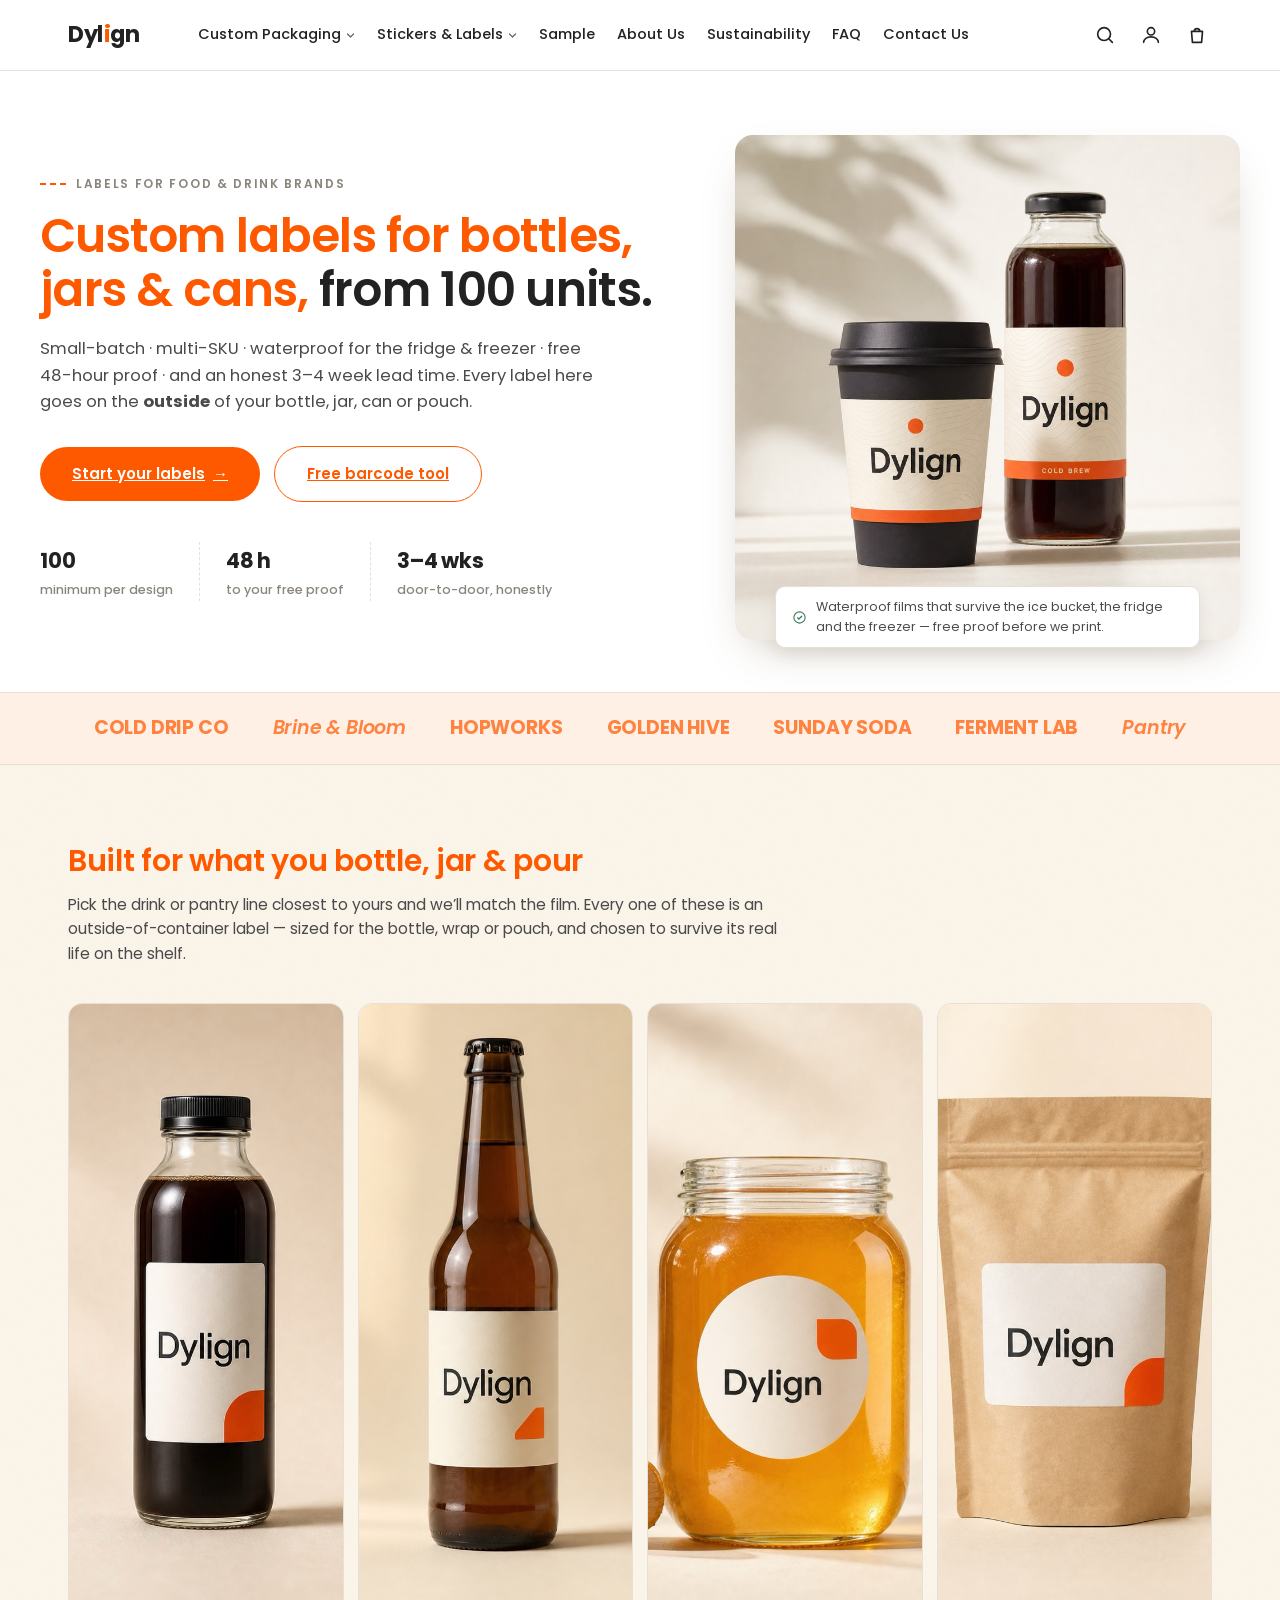
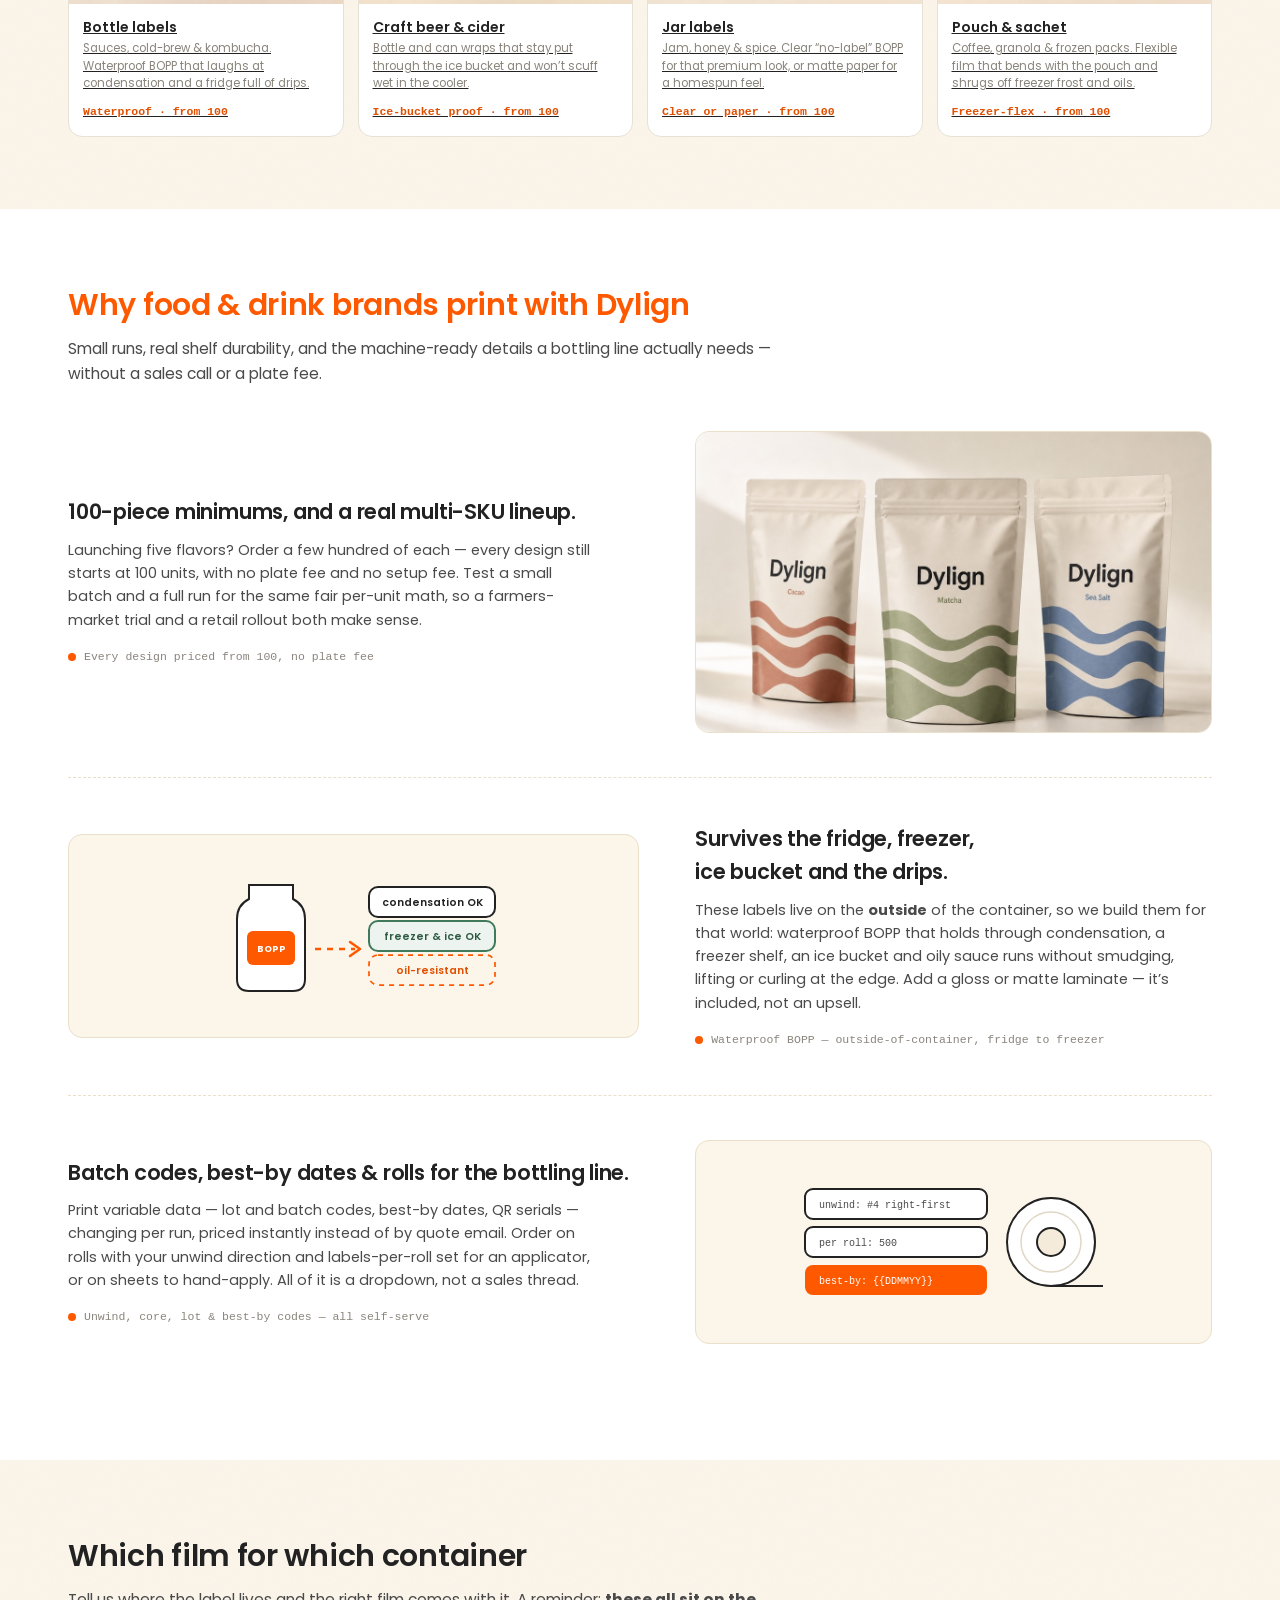
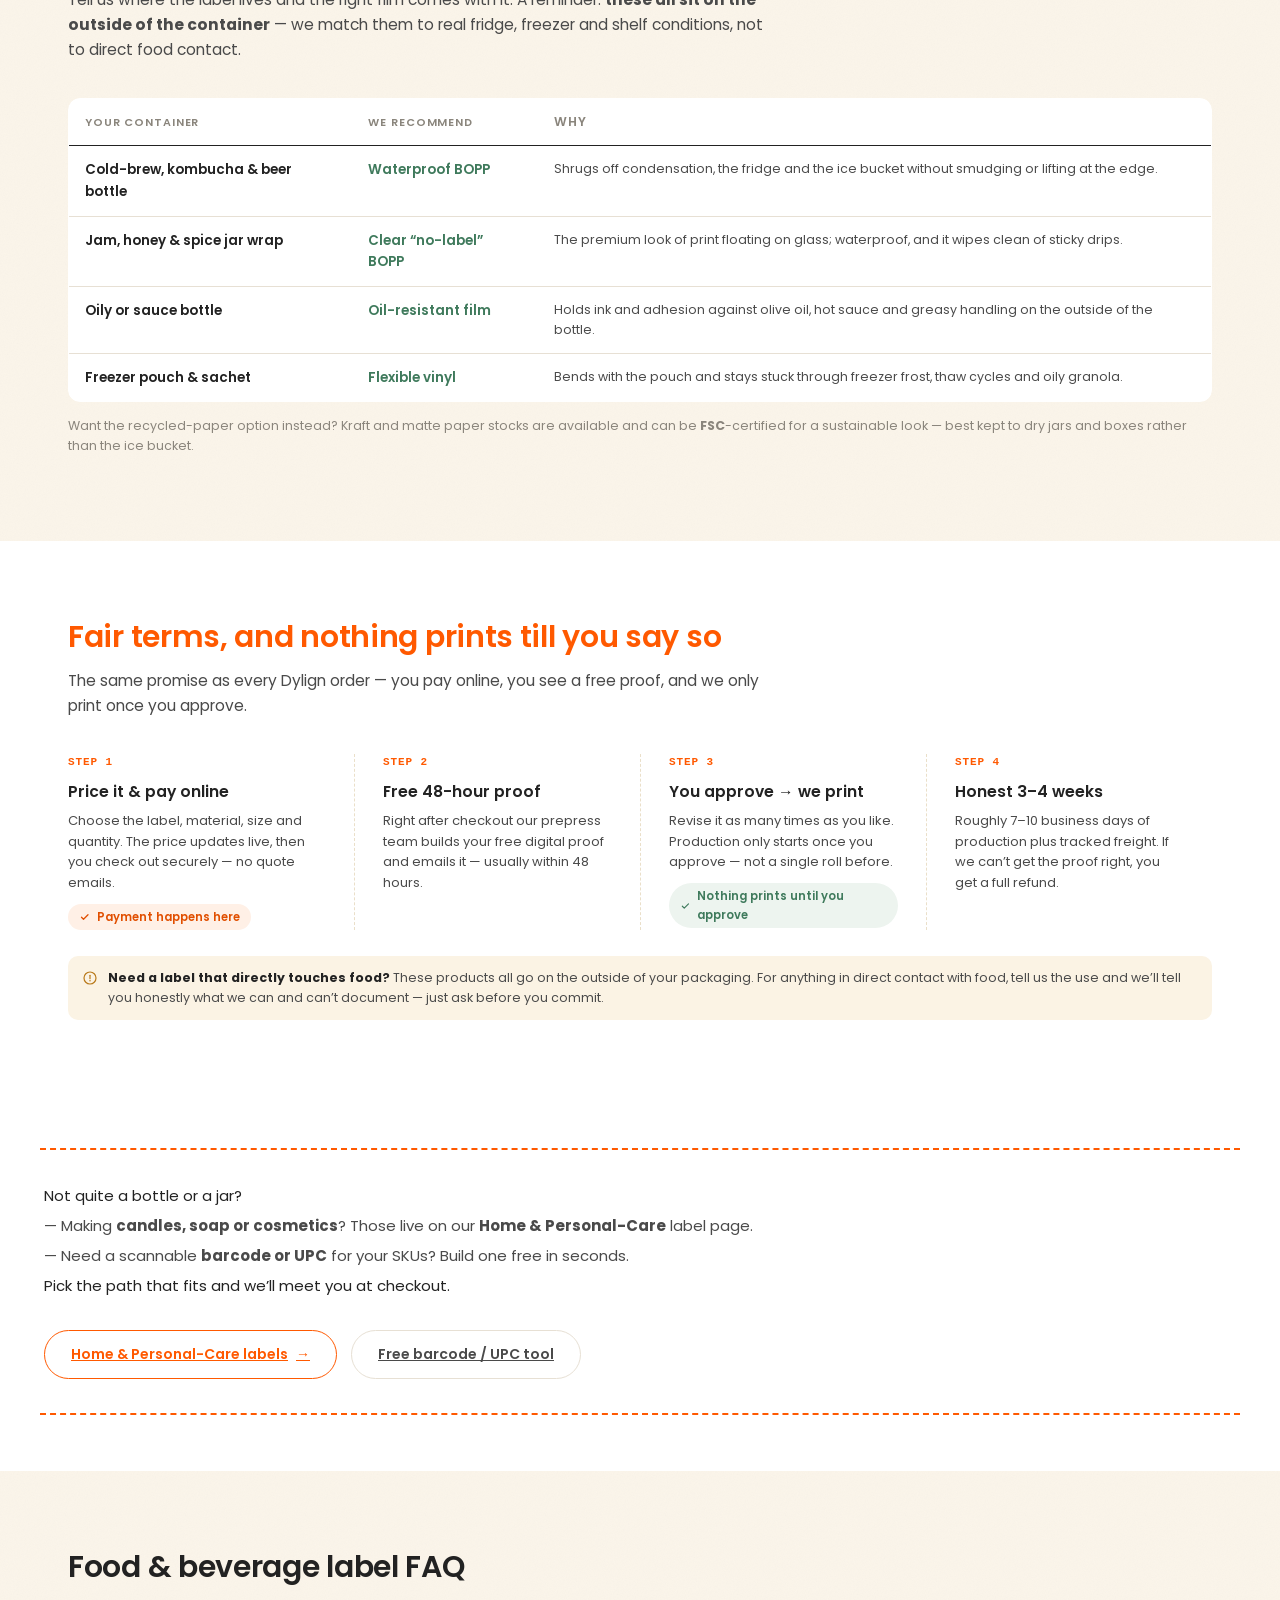
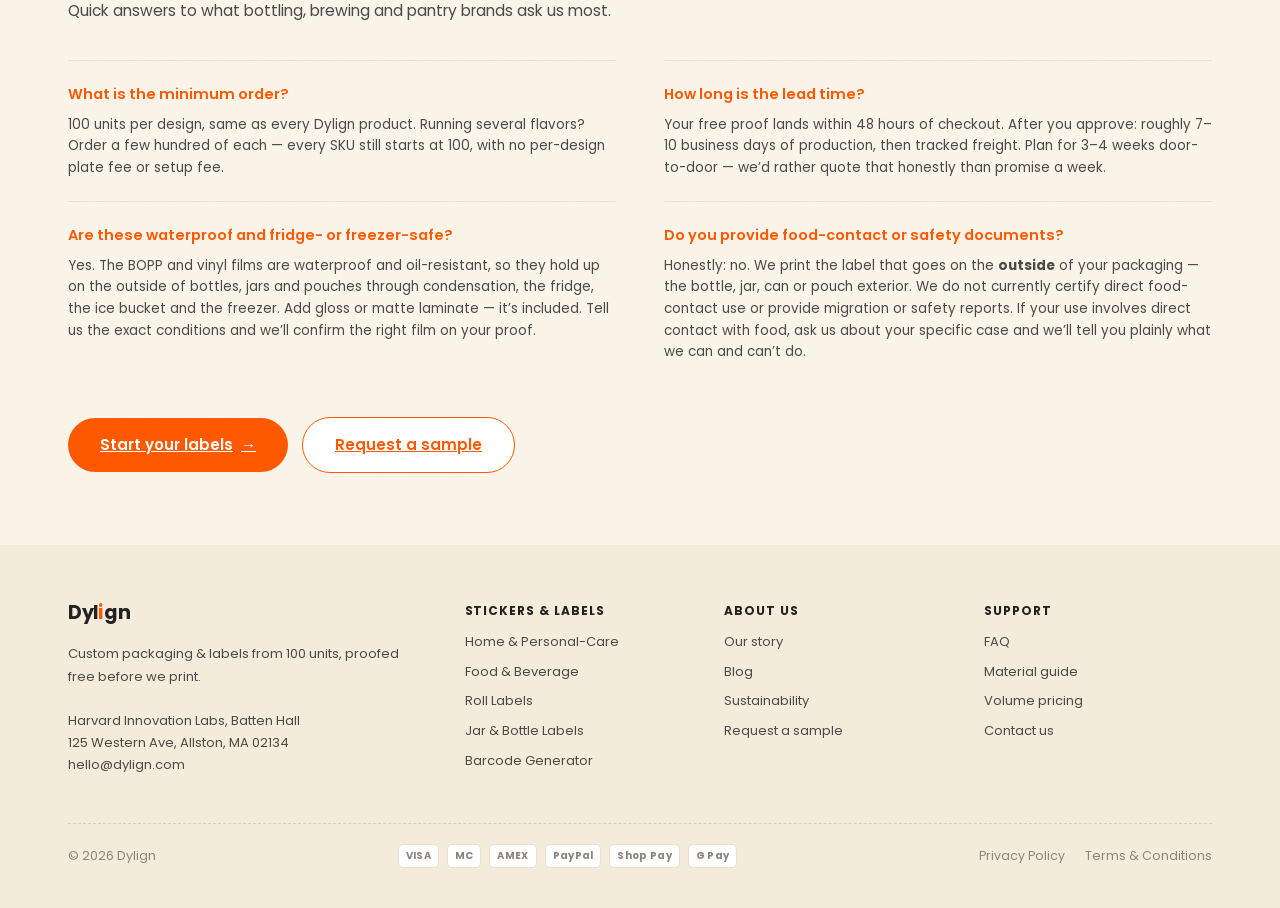
<file: prototype/labels-food-bev.html>
<!DOCTYPE html>
<html lang="en">
<head>
<meta charset="UTF-8" />
<meta name="viewport" content="width=device-width, initial-scale=1.0" />
<title>Custom Bottle, Beer &amp; Jar Labels — Dylign</title>
<meta name="description" content="Waterproof custom labels for bottles, jars, cans and pouches — from 100 units. Small-batch, multi-SKU, fridge- and freezer-proof outside-of-container labels with a free 48h proof. Honest 3–4 week lead time." />
<meta name="theme-color" content="#FF5900" />
<meta property="og:type" content="website" />
<meta property="og:title" content="Custom Bottle, Beer &amp; Jar Labels — Dylign" />
<meta property="og:description" content="Waterproof custom labels for bottles, jars, cans and pouches — from 100 units. Small-batch, multi-SKU, fridge- and freezer-proof, free 48h proof." />
<link rel="icon" href="data:image/svg+xml,%3Csvg xmlns='http://www.w3.org/2000/svg' viewBox='0 0 32 32'%3E%3Crect x='4' y='4' width='24' height='24' rx='7' fill='%23FF5900'/%3E%3Ccircle cx='16' cy='16' r='4.5' fill='%23FBF5EA'/%3E%3C/svg%3E" />
<link rel="preconnect" href="https://fonts.googleapis.com">
<link rel="preconnect" href="https://fonts.gstatic.com" crossorigin>
<link href="https://fonts.googleapis.com/css2?family=Poppins:wght@400;500;600;700&display=swap" rel="stylesheet">
<link rel="stylesheet" href="assets/dylign.css">
</head>
<body>
<!-- ============================================================= -->
<!-- SHARED HEADER — paste verbatim right after <body>, keep IDENTICAL on every page -->
<!-- ============================================================= -->
<a class="skip" href="#main">Skip to content</a>
<nav class="top">
  <div class="wrap nav-in">
    <a class="logo" href="index.html" aria-label="Dylign home">
      <svg viewBox="0 0 118 30" xmlns="http://www.w3.org/2000/svg" role="img" aria-hidden="true">
        <text x="0" y="23" font-family="Poppins,sans-serif" font-weight="700" font-size="26" letter-spacing="-0.5" fill="#222222">Dyl</text>
        <text x="41" y="23" font-family="Poppins,sans-serif" font-weight="700" font-size="26" letter-spacing="-0.5" fill="#FF5900">i</text>
        <text x="49" y="23" font-family="Poppins,sans-serif" font-weight="700" font-size="26" letter-spacing="-0.5" fill="#222222">gn</text>
      </svg>
    </a>
    <div class="nav-links">
      <div class="nav-item has-menu">
        <a href="https://shop.dylign.com" tabindex="0">Custom Packaging
          <svg class="caret" viewBox="0 0 12 12" fill="none"><path d="M2 4l4 4 4-4" stroke="currentColor" stroke-width="1.6" stroke-linecap="round" stroke-linejoin="round"/></svg>
        </a>
        <div class="nav-menu">
          <p class="nm-head">Packaging</p>
          <a href="https://shop.dylign.com">Mailer Box</a>
          <a href="https://shop.dylign.com">Folding Carton</a>
          <a href="https://shop.dylign.com">Rigid Box</a>
          <a href="https://shop.dylign.com">Stand-up Pouch</a>
          <a href="https://shop.dylign.com">Tissue Paper</a>
        </div>
      </div>
      <div class="nav-item has-menu">
        <a href="index.html#order" tabindex="0">Stickers &amp; Labels
          <svg class="caret" viewBox="0 0 12 12" fill="none"><path d="M2 4l4 4 4-4" stroke="currentColor" stroke-width="1.6" stroke-linecap="round" stroke-linejoin="round"/></svg>
        </a>
        <div class="nav-menu">
          <p class="nm-head">By use</p>
          <a href="labels-home-care.html">Home &amp; Personal-Care Labels</a>
          <a href="labels-food-bev.html">Food &amp; Beverage Labels</a>
          <p class="nm-head">By format</p>
          <a href="index.html#product/die-cut">Die-Cut Stickers</a>
          <a href="index.html#product/kiss-cut">Kiss-Cut Sheets</a>
          <a href="index.html#product/roll-labels">Roll Labels</a>
          <a href="index.html#product/jar-bottle">Jar &amp; Bottle Labels</a>
          <a href="index.html#product/holographic">Holographic Stickers</a>
          <p class="nm-head">Free tools</p>
          <a href="barcode-generator.html">Barcode / UPC Generator</a>
        </div>
      </div>
      <div class="nav-item"><a href="index.html#order">Sample</a></div>
      <div class="nav-item"><a href="index.html#why">About Us</a></div>
      <div class="nav-item"><a href="index.html#materials">Sustainability</a></div>
      <div class="nav-item"><a href="index.html#faq">FAQ</a></div>
      <div class="nav-item"><a href="index.html#support">Contact Us</a></div>
    </div>
    <div class="nav-icons">
      <button aria-label="Search" onclick="location.href='index.html#order'">
        <svg viewBox="0 0 24 24" fill="none"><circle cx="11" cy="11" r="7" stroke="currentColor" stroke-width="1.8"/><path d="M20 20l-3.6-3.6" stroke="currentColor" stroke-width="1.8" stroke-linecap="round"/></svg>
      </button>
      <button aria-label="Account" onclick="location.href='index.html#order'">
        <svg viewBox="0 0 24 24" fill="none"><circle cx="12" cy="8" r="4" stroke="currentColor" stroke-width="1.8"/><path d="M4 20c0-3.6 3.6-6 8-6s8 2.4 8 6" stroke="currentColor" stroke-width="1.8" stroke-linecap="round"/></svg>
      </button>
      <button aria-label="Cart" onclick="location.href='index.html#order'">
        <svg viewBox="0 0 24 24" fill="none"><path d="M6 8h12l-1 12H7L6 8z" stroke="currentColor" stroke-width="1.8" stroke-linejoin="round"/><path d="M9 8a3 3 0 0 1 6 0" stroke="currentColor" stroke-width="1.8"/></svg>
      </button>
    </div>
  </div>
</nav>

<span id="top"></span>

<!-- ================= HERO ================= -->
<header class="wrap hero" id="main">
  <div>
    <p class="eyebrow rise" style="--i:0">Labels for food &amp; drink brands</p>
    <h1 class="rise" style="--i:1">Custom labels for bottles, jars &amp; cans, <span>from 100 units.</span></h1>
    <p class="sub rise" style="--i:2">Small-batch &middot; multi-SKU &middot; waterproof for the fridge &amp; freezer &middot; free 48-hour proof &middot; and an honest 3&ndash;4 week lead time. Every label here goes on the <b>outside</b> of your bottle, jar, can or pouch.</p>
    <div class="cta-row rise" style="--i:3">
      <a class="btn btn-solid btn-lg" href="index.html#product/jar-bottle">Start your labels <span class="arrow">&rarr;</span></a>
      <a class="btn btn-line btn-lg" href="barcode-generator.html">Free barcode tool</a>
    </div>
    <div class="hero-facts rise" style="--i:4">
      <div><b>100</b><small>minimum per design</small></div>
      <div><b>48 h</b><small>to your free proof</small></div>
      <div><b>3&ndash;4 wks</b><small>door-to-door, honestly</small></div>
    </div>
  </div>
  <div class="hero-art rise" style="--i:2">
    <img src="assets/scene-drink.jpg" width="1500" height="1125" alt="Custom Dylign waterproof labels wrapped around a cold-brew bottle, a kombucha bottle and a craft beer bottle chilling on ice">
    <div class="hero-note">
      <svg viewBox="0 0 24 24" fill="none"><path d="M9 12.5l2 2 4.5-4.5" stroke="#3F7A5C" stroke-width="2" stroke-linecap="round" stroke-linejoin="round"/><circle cx="12" cy="12" r="9" stroke="#3F7A5C" stroke-width="1.75"/></svg>
      Waterproof films that survive the ice bucket, the fridge and the freezer &mdash; free proof before we print.
    </div>
  </div>
</header>

<!-- ================= BRAND STRIP ================= -->
<div class="brandstrip">
  <div class="wrap">
    <span class="bl">COLD DRIP CO</span><span class="bl script">Brine &amp; Bloom</span><span class="bl">HOPWORKS</span><span class="bl">GOLDEN HIVE</span>
    <span class="bl">SUNDAY SODA</span><span class="bl">FERMENT LAB</span><span class="bl script">Pantry</span>
  </div>
</div>

<!-- ================= VERTICAL CARDS ================= -->
<section class="band cream">
  <div class="wrap">
    <h2 class="sec-head">Built for what you bottle, jar &amp; pour</h2>
    <p class="sec-sub">Pick the drink or pantry line closest to yours and we&rsquo;ll match the film. Every one of these is an outside-of-container label &mdash; sized for the bottle, wrap or pouch, and chosen to survive its real life on the shelf.</p>
    <div class="type-grid">
      <a class="type-card" href="index.html#product/jar-bottle">
        <img src="assets/vert-bottle.jpg" width="800" height="600" loading="lazy" alt="Cold-brew glass bottle with a waterproof custom Dylign label">
        <div class="tc-body">
          <p class="tc-name">Bottle labels</p>
          <p class="tc-desc">Sauces, cold-brew &amp; kombucha. Waterproof BOPP that laughs at condensation and a fridge full of drips.</p>
          <span class="tc-from">Waterproof &middot; from 100</span>
        </div>
      </a>
      <a class="type-card" href="index.html#product/jar-bottle">
        <img src="assets/vert-beer.jpg" width="800" height="600" loading="lazy" alt="Craft-beer bottle with a durable outside custom Dylign label">
        <div class="tc-body">
          <p class="tc-name">Craft beer &amp; cider</p>
          <p class="tc-desc">Bottle and can wraps that stay put through the ice bucket and won&rsquo;t scuff wet in the cooler.</p>
          <span class="tc-from">Ice-bucket proof &middot; from 100</span>
        </div>
      </a>
      <a class="type-card" href="index.html#product/jar-bottle">
        <img src="assets/vert-jar.jpg" width="800" height="600" loading="lazy" alt="Honey jar with a round custom Dylign label">
        <div class="tc-body">
          <p class="tc-name">Jar labels</p>
          <p class="tc-desc">Jam, honey &amp; spice. Clear &ldquo;no-label&rdquo; BOPP for that premium look, or matte paper for a homespun feel.</p>
          <span class="tc-from">Clear or paper &middot; from 100</span>
        </div>
      </a>
      <a class="type-card" href="index.html#product/pouch-sachet">
        <img src="assets/vert-pouch.jpg" width="800" height="600" loading="lazy" alt="Kraft stand-up pouch with a custom Dylign label">
        <div class="tc-body">
          <p class="tc-name">Pouch &amp; sachet</p>
          <p class="tc-desc">Coffee, granola &amp; frozen packs. Flexible film that bends with the pouch and shrugs off freezer frost and oils.</p>
          <span class="tc-from">Freezer-flex &middot; from 100</span>
        </div>
      </a>
    </div>
  </div>
</section>

<!-- ================= WHY DYLIGN (ZIG) ================= -->
<section class="band">
  <div class="wrap">
    <h2 class="sec-head">Why food &amp; drink brands print with Dylign</h2>
    <p class="sec-sub">Small runs, real shelf durability, and the machine-ready details a bottling line actually needs &mdash; without a sales call or a plate fee.</p>

    <div class="zig">
      <div class="z-copy">
        <h3>100-piece minimums, and a real multi-SKU lineup.</h3>
        <p>Launching five flavors? Order a few hundred of each &mdash; every design still starts at 100 units, with no plate fee and no setup fee. Test a small batch and a full run for the same fair per-unit math, so a farmers-market trial and a retail rollout both make sense.</p>
        <span class="bench"><span class="b-dot"></span>Every design priced from 100, no plate fee</span>
      </div>
      <div class="z-art photo"><img src="assets/zig-multisku.jpg" width="1100" height="780" loading="lazy" alt="A few hundred each of several flavor variants of the same Dylign bottle, a small-batch multi-SKU lineup"></div>
    </div>

    <div class="zig rev">
      <div class="z-copy">
        <h3>Survives the fridge, freezer, ice bucket and the drips.</h3>
        <p>These labels live on the <b>outside</b> of the container, so we build them for that world: waterproof BOPP that holds through condensation, a freezer shelf, an ice bucket and oily sauce runs without smudging, lifting or curling at the edge. Add a gloss or matte laminate &mdash; it&rsquo;s included, not an upsell.</p>
        <span class="bench"><span class="b-dot"></span>Waterproof BOPP &mdash; outside-of-container, fridge to freezer</span>
      </div>
      <div class="z-art">
        <svg viewBox="0 0 330 150" xmlns="http://www.w3.org/2000/svg" role="img" aria-label="One waterproof outside label surviving condensation, freezer and oil">
          <path d="M60 24 h44 v14 q12 6 12 20 v60 q0 12 -12 12 h-44 q-12 0 -12 -12 v-60 q0 -14 12 -20 z" fill="#fff" stroke="#222222" stroke-width="2"/>
          <rect x="58" y="70" width="48" height="34" rx="6" fill="#FF5900"/><text x="82" y="91" text-anchor="middle" font-family="Poppins,sans-serif" font-weight="700" font-size="9" fill="#fff">BOPP</text>
          <path d="M126 88 h40" stroke="#FF5900" stroke-width="2.5" stroke-dasharray="6 6"/><path d="M161 81 l10 7 -10 7" fill="none" stroke="#FF5900" stroke-width="2.5" stroke-linecap="round" stroke-linejoin="round"/>
          <rect x="180" y="26" width="126" height="30" rx="9" fill="#fff" stroke="#222222" stroke-width="2"/><text x="243" y="45" text-anchor="middle" font-family="Poppins,sans-serif" font-weight="600" font-size="10.5" fill="#222222">condensation OK</text>
          <rect x="180" y="60" width="126" height="30" rx="9" fill="#EDF4EF" stroke="#3F7A5C" stroke-width="2"/><text x="243" y="79" text-anchor="middle" font-family="Poppins,sans-serif" font-weight="600" font-size="10.5" fill="#2E5A44">freezer &amp; ice OK</text>
          <rect x="180" y="94" width="126" height="30" rx="9" fill="#FBF5EA" stroke="#FF5900" stroke-width="1.75" stroke-dasharray="5 5"/><text x="243" y="113" text-anchor="middle" font-family="Poppins,sans-serif" font-weight="600" font-size="10.5" fill="#E14F00">oil-resistant</text>
        </svg>
      </div>
    </div>

    <div class="zig">
      <div class="z-copy">
        <h3>Batch codes, best-by dates &amp; rolls for the bottling line.</h3>
        <p>Print variable data &mdash; lot and batch codes, best-by dates, QR serials &mdash; changing per run, priced instantly instead of by quote email. Order on rolls with your unwind direction and labels-per-roll set for an applicator, or on sheets to hand-apply. All of it is a dropdown, not a sales thread.</p>
        <span class="bench"><span class="b-dot"></span>Unwind, core, lot &amp; best-by codes &mdash; all self-serve</span>
      </div>
      <div class="z-art">
        <svg viewBox="0 0 330 150" xmlns="http://www.w3.org/2000/svg" role="img" aria-label="Roll specs and per-run batch and best-by codes as form fields">
          <rect x="16" y="22" width="182" height="30" rx="8" fill="#fff" stroke="#222222" stroke-width="2"/><text x="30" y="41" font-family="ui-monospace,Menlo,monospace" font-size="10" fill="#4A4A4A">unwind: #4 right-first</text>
          <rect x="16" y="60" width="182" height="30" rx="8" fill="#fff" stroke="#222222" stroke-width="2"/><text x="30" y="79" font-family="ui-monospace,Menlo,monospace" font-size="10" fill="#4A4A4A">per roll: 500</text>
          <rect x="16" y="98" width="182" height="30" rx="8" fill="#FF5900"/><text x="30" y="117" font-family="ui-monospace,Menlo,monospace" font-size="10" fill="#fff">best-by: {{DDMMYY}}</text>
          <circle cx="262" cy="75" r="44" fill="#fff" stroke="#222222" stroke-width="2"/><circle cx="262" cy="75" r="14" fill="#F4EBDA" stroke="#222222" stroke-width="2"/><path d="M262 119 h52" stroke="#222222" stroke-width="2"/><circle cx="262" cy="75" r="30" fill="none" stroke="#E0D8C6" stroke-width="1.5"/>
        </svg>
      </div>
    </div>
  </div>
</section>

<!-- ================= MATERIAL BY SCENARIO ================= -->
<section class="band cream">
  <div class="wrap">
    <h2 class="sec-head ink">Which film for which container</h2>
    <p class="sec-sub">Tell us where the label lives and the right film comes with it. A reminder: <b>these all sit on the outside of the container</b> &mdash; we match them to real fridge, freezer and shelf conditions, not to direct food contact.</p>
    <div class="tbl-scroll">
      <table class="tbl">
        <tr><th>Your container</th><th>We recommend</th><th class="note-cell">Why</th></tr>
        <tr><td>Cold-brew, kombucha &amp; beer bottle</td><td class="rec">Waterproof BOPP</td><td class="note-cell">Shrugs off condensation, the fridge and the ice bucket without smudging or lifting at the edge.</td></tr>
        <tr><td>Jam, honey &amp; spice jar wrap</td><td class="rec">Clear &ldquo;no-label&rdquo; BOPP</td><td class="note-cell">The premium look of print floating on glass; waterproof, and it wipes clean of sticky drips.</td></tr>
        <tr><td>Oily or sauce bottle</td><td class="rec">Oil-resistant film</td><td class="note-cell">Holds ink and adhesion against olive oil, hot sauce and greasy handling on the outside of the bottle.</td></tr>
        <tr><td>Freezer pouch &amp; sachet</td><td class="rec">Flexible vinyl</td><td class="note-cell">Bends with the pouch and stays stuck through freezer frost, thaw cycles and oily granola.</td></tr>
      </table>
    </div>
    <p style="font-size:12.5px;color:var(--ink-3);margin-top:14px">Want the recycled-paper option instead? Kraft and matte paper stocks are available and can be <b>FSC</b>-certified for a sustainable look &mdash; best kept to dry jars and boxes rather than the ice bucket.</p>
  </div>
</section>

<!-- ================= TRUST ================= -->
<section class="band">
  <div class="wrap">
    <h2 class="sec-head">Fair terms, and nothing prints till you say so</h2>
    <p class="sec-sub">The same promise as every Dylign order &mdash; you pay online, you see a free proof, and we only print once you approve.</p>
    <div class="flowstrip">
      <div class="fstep"><span class="k">STEP 1</span><h4>Price it &amp; pay online</h4><p>Choose the label, material, size and quantity. The price updates live, then you check out securely &mdash; no quote emails.</p>
        <span class="pay-flag"><svg width="12" height="12" viewBox="0 0 24 24" fill="none"><path d="M5 12.5l4 4 9-9" stroke="#E14F00" stroke-width="2.5" stroke-linecap="round" stroke-linejoin="round"/></svg> Payment happens here</span></div>
      <div class="fstep"><span class="k">STEP 2</span><h4>Free 48-hour proof</h4><p>Right after checkout our prepress team builds your free digital proof and emails it &mdash; usually within 48 hours.</p></div>
      <div class="fstep"><span class="k">STEP 3</span><h4>You approve &rarr; we print</h4><p>Revise it as many times as you like. Production only starts once you approve &mdash; not a single roll before.</p>
        <span class="ok-flag"><svg width="12" height="12" viewBox="0 0 24 24" fill="none"><path d="M5 12.5l4 4 9-9" stroke="#3F7A5C" stroke-width="2.5" stroke-linecap="round" stroke-linejoin="round"/></svg> Nothing prints until you approve</span></div>
      <div class="fstep"><span class="k">STEP 4</span><h4>Honest 3&ndash;4 weeks</h4><p>Roughly 7&ndash;10 business days of production plus tracked freight. If we can&rsquo;t get the proof right, you get a full refund.</p></div>
    </div>
    <div class="hint-box" style="margin-top:26px">
      <svg viewBox="0 0 24 24" fill="none"><circle cx="12" cy="12" r="9" stroke="#B9791A" stroke-width="1.8"/><path d="M12 8v5" stroke="#B9791A" stroke-width="1.8" stroke-linecap="round"/><circle cx="12" cy="16" r="1.1" fill="#B9791A"/></svg>
      <span><b>Need a label that directly touches food?</b> These products all go on the outside of your packaging. For anything in direct contact with food, tell us the use and we&rsquo;ll tell you honestly what we can and can&rsquo;t document &mdash; just ask before you commit.</span>
    </div>
  </div>
</section>

<!-- ================= CROSS-LINKS ================= -->
<section class="support">
  <div class="wrap support-in">
    <p>Not quite a bottle or a jar?</p>
    <p class="q">&mdash; Making <b>candles, soap or cosmetics</b>? Those live on our <b>Home &amp; Personal-Care</b> label page.</p>
    <p class="q">&mdash; Need a scannable <b>barcode or UPC</b> for your SKUs? Build one free in seconds.</p>
    <p>Pick the path that fits and we&rsquo;ll meet you at checkout.</p>
    <div class="cta-row" style="margin-top:16px">
      <a class="btn btn-line" href="labels-home-care.html">Home &amp; Personal-Care labels <span class="arrow">&rarr;</span></a>
      <a class="btn btn-ghost" href="barcode-generator.html">Free barcode / UPC tool</a>
    </div>
  </div>
</section>

<!-- ================= FAQ ================= -->
<section class="band cream" id="faq">
  <div class="wrap">
    <h2 class="sec-head ink">Food &amp; beverage label FAQ</h2>
    <p class="sec-sub">Quick answers to what bottling, brewing and pantry brands ask us most.</p>
    <div class="faq-grid">
      <div class="faq-item"><h4>What is the minimum order?</h4><p>100 units per design, same as every Dylign product. Running several flavors? Order a few hundred of each &mdash; every SKU still starts at 100, with no per-design plate fee or setup fee.</p></div>
      <div class="faq-item"><h4>How long is the lead time?</h4><p>Your free proof lands within 48 hours of checkout. After you approve: roughly 7&ndash;10 business days of production, then tracked freight. Plan for 3&ndash;4 weeks door-to-door &mdash; we&rsquo;d rather quote that honestly than promise a week.</p></div>
      <div class="faq-item"><h4>Are these waterproof and fridge- or freezer-safe?</h4><p>Yes. The BOPP and vinyl films are waterproof and oil-resistant, so they hold up on the outside of bottles, jars and pouches through condensation, the fridge, the ice bucket and the freezer. Add gloss or matte laminate &mdash; it&rsquo;s included. Tell us the exact conditions and we&rsquo;ll confirm the right film on your proof.</p></div>
      <div class="faq-item"><h4>Do you provide food-contact or safety documents?</h4><p>Honestly: no. We print the label that goes on the <b>outside</b> of your packaging &mdash; the bottle, jar, can or pouch exterior. We do not currently certify direct food-contact use or provide migration or safety reports. If your use involves direct contact with food, ask us about your specific case and we&rsquo;ll tell you plainly what we can and can&rsquo;t do.</p></div>
    </div>
    <div class="cta-row" style="margin-top:32px">
      <a class="btn btn-solid btn-lg" href="index.html#product/jar-bottle">Start your labels <span class="arrow">&rarr;</span></a>
      <a class="btn btn-line btn-lg" href="index.html#order">Request a sample</a>
    </div>
  </div>
</section>

<!-- ============================================================= -->
<!-- SHARED FOOTER — paste verbatim just before </body>, keep IDENTICAL on every page -->
<!-- ============================================================= -->
<footer>
  <div class="wrap">
    <div class="foot-grid">
      <div>
        <div class="foot-brand">
          <svg viewBox="0 0 118 30" xmlns="http://www.w3.org/2000/svg" aria-label="Dylign"><text x="0" y="23" font-family="Poppins,sans-serif" font-weight="700" font-size="24" letter-spacing="-0.5" fill="#222222">Dyl</text><text x="38" y="23" font-family="Poppins,sans-serif" font-weight="700" font-size="24" letter-spacing="-0.5" fill="#FF5900">i</text><text x="45" y="23" font-family="Poppins,sans-serif" font-weight="700" font-size="24" letter-spacing="-0.5" fill="#222222">gn</text></svg>
        </div>
        <p class="foot-addr">Custom packaging &amp; labels from 100 units, proofed free before we print.<br><br>Harvard Innovation Labs, Batten Hall<br>125 Western Ave, Allston, MA 02134<br>hello@dylign.com</p>
      </div>
      <div class="foot-col">
        <b class="h">Stickers &amp; Labels</b>
        <a href="labels-home-care.html">Home &amp; Personal-Care</a>
        <a href="labels-food-bev.html">Food &amp; Beverage</a>
        <a href="index.html#product/roll-labels">Roll Labels</a>
        <a href="index.html#product/jar-bottle">Jar &amp; Bottle Labels</a>
        <a href="barcode-generator.html">Barcode Generator</a>
      </div>
      <div class="foot-col">
        <b class="h">About Us</b>
        <a href="index.html#why">Our story</a>
        <a href="index.html#why">Blog</a>
        <a href="index.html#materials">Sustainability</a>
        <a href="index.html#order">Request a sample</a>
      </div>
      <div class="foot-col">
        <b class="h">Support</b>
        <a href="index.html#faq">FAQ</a>
        <a href="index.html#materials">Material guide</a>
        <a href="index.html#pricing">Volume pricing</a>
        <a href="mailto:hello@dylign.com">Contact us</a>
      </div>
    </div>
    <div class="foot-legal">
      <span>&copy; 2026 Dylign</span>
      <div class="pay-icons"><span>VISA</span><span>MC</span><span>AMEX</span><span>PayPal</span><span>Shop Pay</span><span>G Pay</span></div>
      <nav class="foot-legal-links" aria-label="Legal"><a href="#">Privacy Policy</a><a href="#">Terms &amp; Conditions</a></nav>
    </div>
  </div>
</footer>
</body>
</html>
</file>
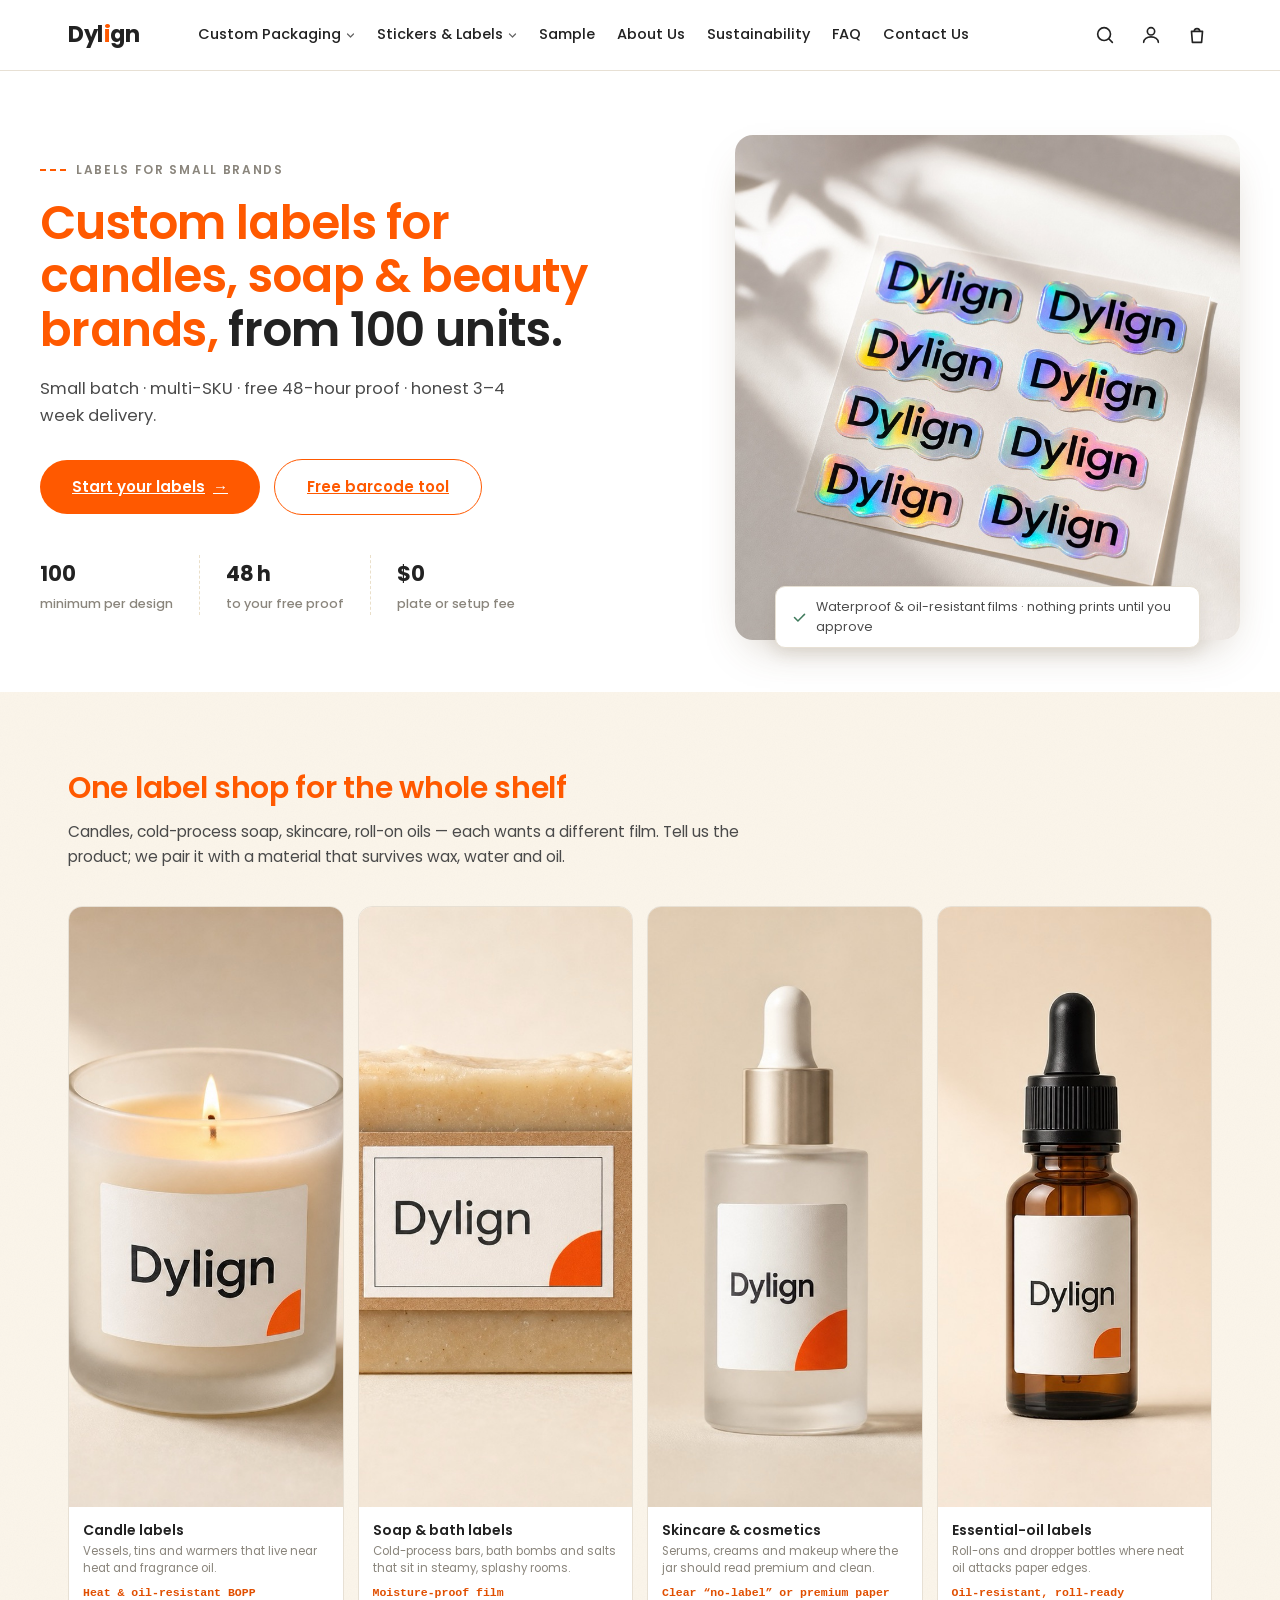
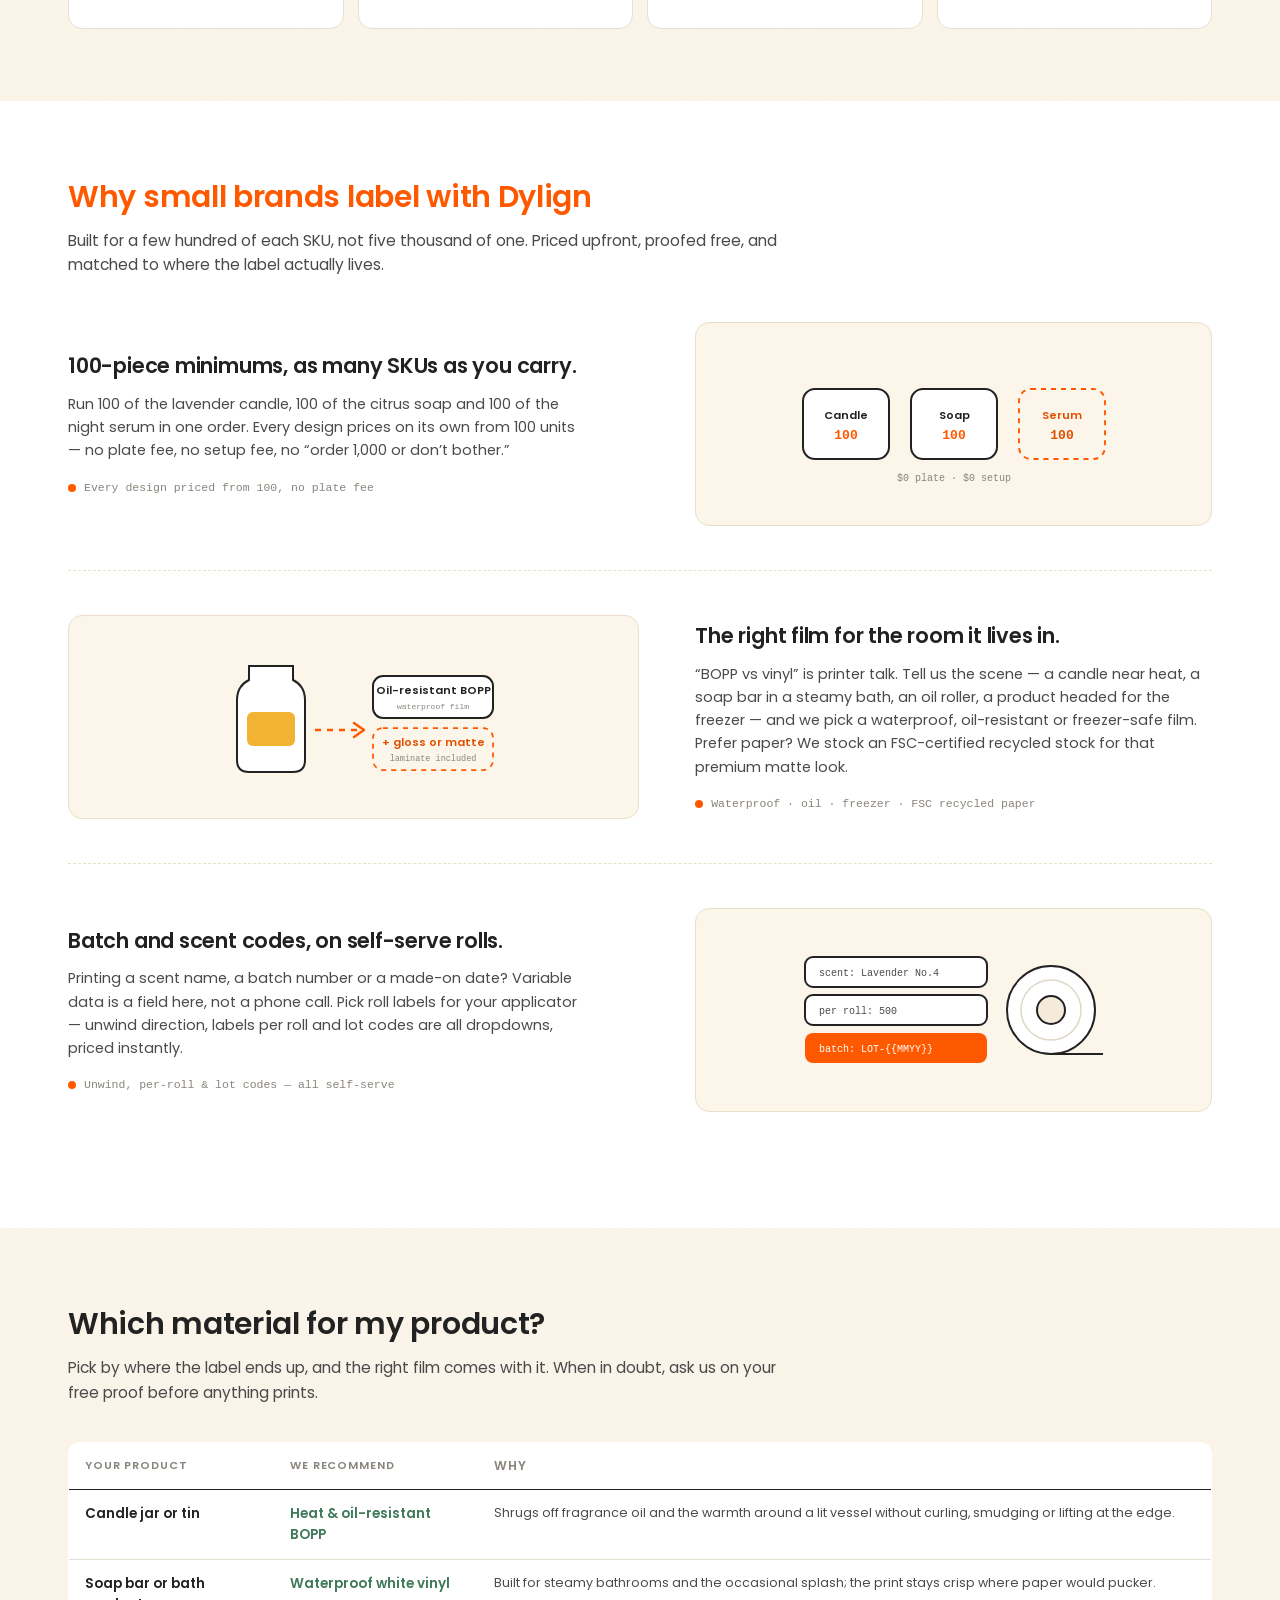
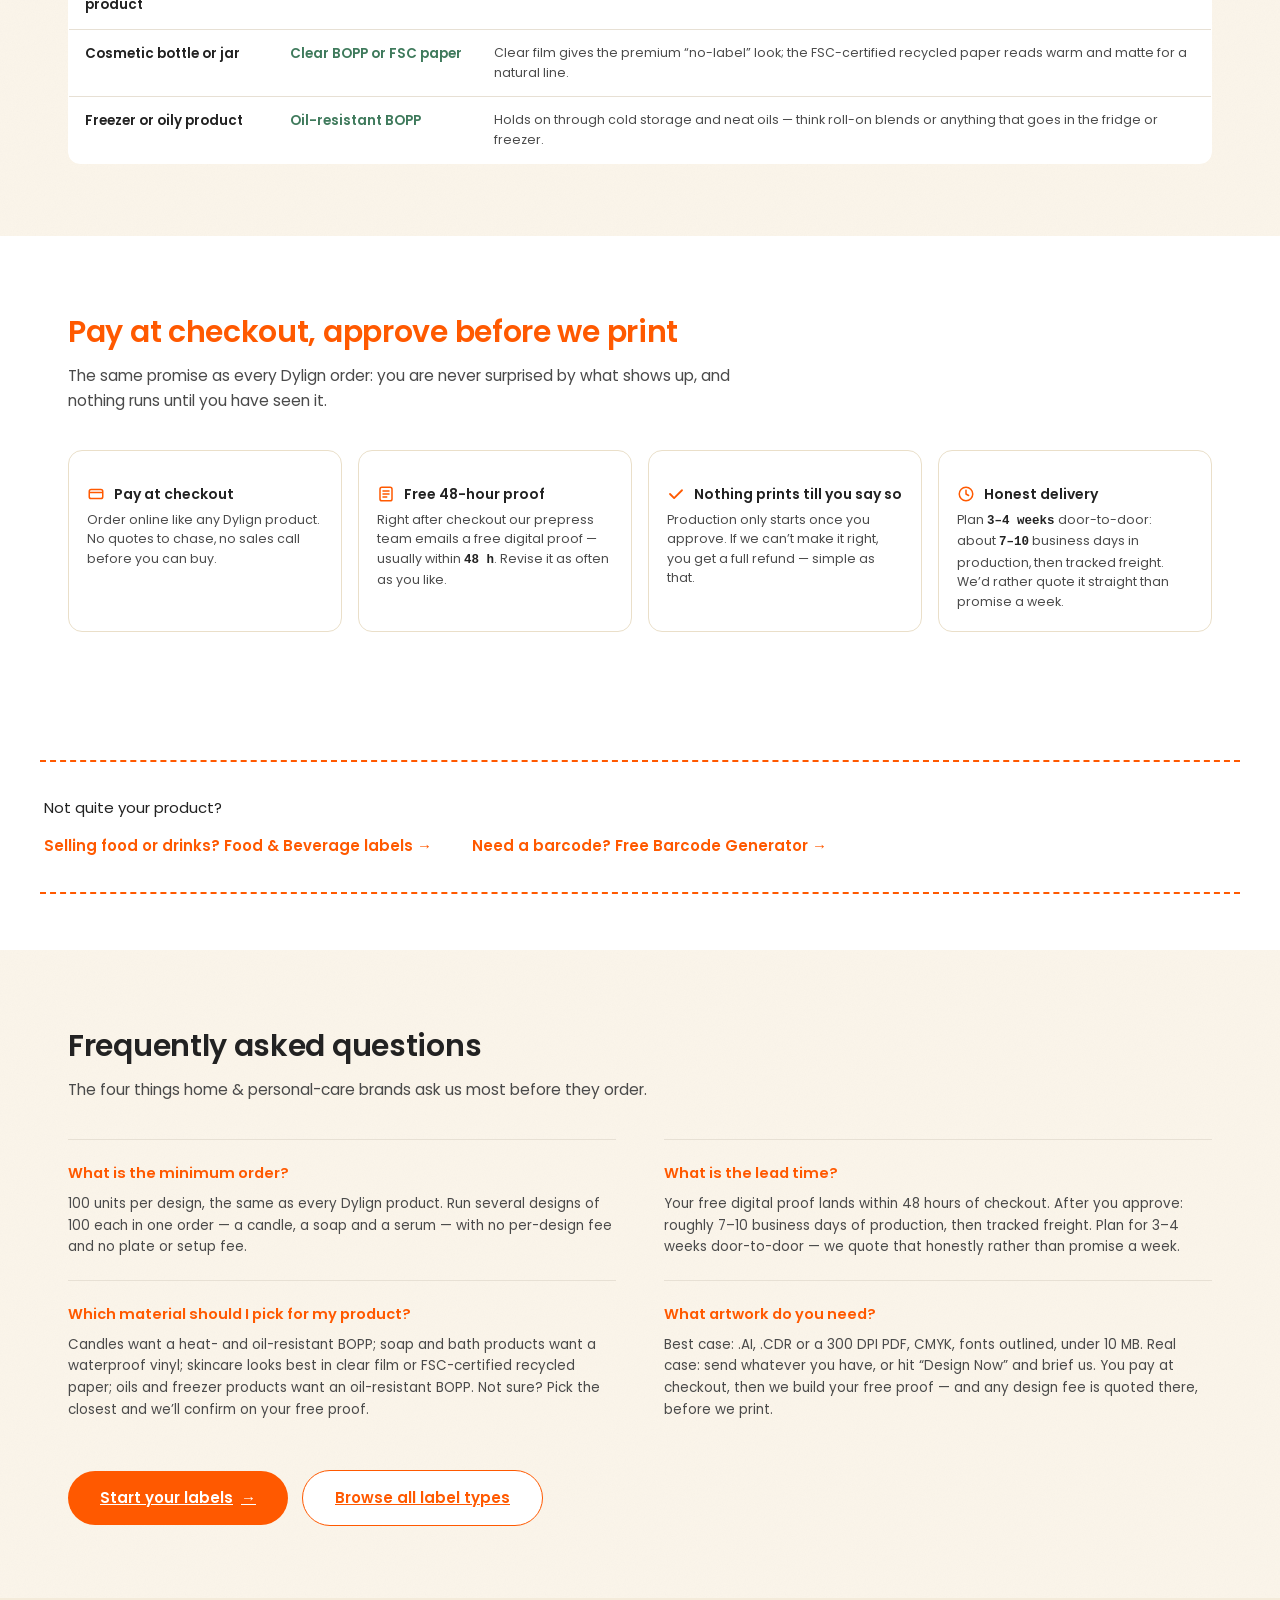
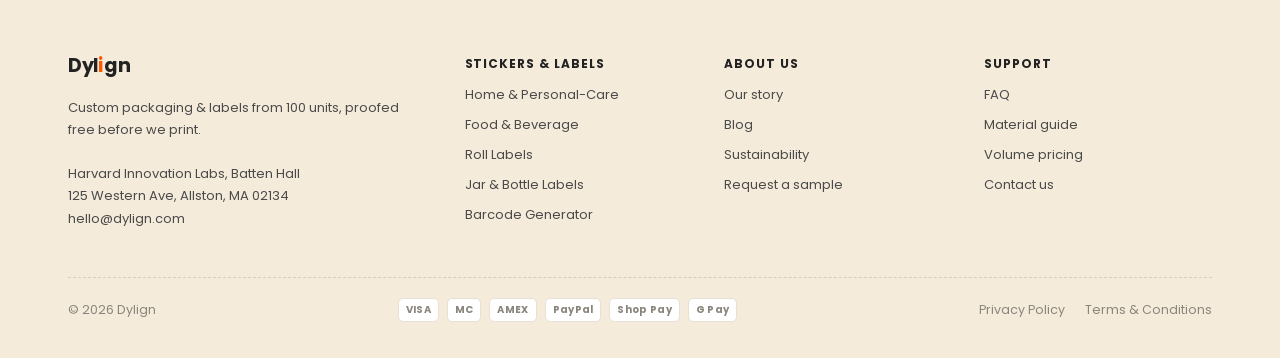
<file: prototype/labels-home-care.html>
<!DOCTYPE html>
<html lang="en">
<head>
<meta charset="UTF-8" />
<meta name="viewport" content="width=device-width, initial-scale=1.0" />
<title>Candle, Soap &amp; Cosmetic Labels — Dylign</title>
<meta name="description" content="Custom labels for candles, soap and beauty brands from 100 units. Small batch, multi-SKU, no plate fee. Free 48-hour digital proof, nothing prints until you approve, honest 3–4 week delivery." />
<meta name="theme-color" content="#FF5900" />
<meta property="og:type" content="website" />
<meta property="og:title" content="Candle, Soap &amp; Cosmetic Labels — Dylign" />
<meta property="og:description" content="Custom candle, soap, skincare and essential-oil labels from 100 units. Right material by scenario, free 48-hour proof, nothing prints until you approve." />
<link rel="icon" href="data:image/svg+xml,%3Csvg xmlns='http://www.w3.org/2000/svg' viewBox='0 0 32 32'%3E%3Crect x='4' y='4' width='24' height='24' rx='7' fill='%23FF5900'/%3E%3Ccircle cx='16' cy='16' r='4.5' fill='%23FBF5EA'/%3E%3C/svg%3E" />
<link rel="preconnect" href="https://fonts.googleapis.com">
<link rel="preconnect" href="https://fonts.gstatic.com" crossorigin>
<link href="https://fonts.googleapis.com/css2?family=Poppins:wght@400;500;600;700&display=swap" rel="stylesheet">
<link rel="stylesheet" href="assets/dylign.css">
<style>
  /* page-only tweaks — landing cards behave as links, not product configs */
  .type-card.link{display:block;text-decoration:none;color:inherit}
  .type-card.link .tc-mat{font-family:var(--mono);font-size:11.5px;color:var(--orange-deep);font-weight:600;margin-top:6px}
  .hero-lede{margin-top:14px}
  .crossrow{display:flex;flex-wrap:wrap;gap:14px 40px;align-items:center}
  .crossrow a{font-weight:600;color:var(--orange);text-decoration:none}
  .crossrow a:hover{color:var(--orange-deep)}
  .crossrow .arrow{transition:transform .25s var(--ease);display:inline-block}
  .crossrow a:hover .arrow{transform:translateX(3px)}
  .trust-grid{display:grid;grid-template-columns:repeat(4,1fr);gap:16px;margin-top:8px}
  @media(max-width:820px){.trust-grid{grid-template-columns:1fr 1fr}}
  @media(max-width:460px){.trust-grid{grid-template-columns:1fr}}
  .trust-card{background:#fff;border:1px solid var(--line-warm);border-radius:14px;padding:20px 18px}
  .trust-card .tt{font-size:14px;font-weight:600;margin:12px 0 5px;display:flex;align-items:center;gap:9px}
  .trust-card .tt svg{width:18px;height:18px;flex:none;color:var(--orange)}
  .trust-card p{margin:0;font-size:12.5px;color:var(--ink-2);line-height:1.55}
  .trust-card p b{font-family:var(--mono);color:var(--ink);font-weight:600}
</style>
</head>
<body>
<!-- ============================================================= -->
<!-- SHARED HEADER — paste verbatim right after <body>, keep IDENTICAL on every page -->
<!-- ============================================================= -->
<a class="skip" href="#main">Skip to content</a>
<nav class="top">
  <div class="wrap nav-in">
    <a class="logo" href="index.html" aria-label="Dylign home">
      <svg viewBox="0 0 118 30" xmlns="http://www.w3.org/2000/svg" role="img" aria-hidden="true">
        <text x="0" y="23" font-family="Poppins,sans-serif" font-weight="700" font-size="26" letter-spacing="-0.5" fill="#222222">Dyl</text>
        <text x="41" y="23" font-family="Poppins,sans-serif" font-weight="700" font-size="26" letter-spacing="-0.5" fill="#FF5900">i</text>
        <text x="49" y="23" font-family="Poppins,sans-serif" font-weight="700" font-size="26" letter-spacing="-0.5" fill="#222222">gn</text>
      </svg>
    </a>
    <div class="nav-links">
      <div class="nav-item has-menu">
        <a href="https://shop.dylign.com" tabindex="0">Custom Packaging
          <svg class="caret" viewBox="0 0 12 12" fill="none"><path d="M2 4l4 4 4-4" stroke="currentColor" stroke-width="1.6" stroke-linecap="round" stroke-linejoin="round"/></svg>
        </a>
        <div class="nav-menu">
          <p class="nm-head">Packaging</p>
          <a href="https://shop.dylign.com">Mailer Box</a>
          <a href="https://shop.dylign.com">Folding Carton</a>
          <a href="https://shop.dylign.com">Rigid Box</a>
          <a href="https://shop.dylign.com">Stand-up Pouch</a>
          <a href="https://shop.dylign.com">Tissue Paper</a>
        </div>
      </div>
      <div class="nav-item has-menu">
        <a href="index.html#order" tabindex="0">Stickers &amp; Labels
          <svg class="caret" viewBox="0 0 12 12" fill="none"><path d="M2 4l4 4 4-4" stroke="currentColor" stroke-width="1.6" stroke-linecap="round" stroke-linejoin="round"/></svg>
        </a>
        <div class="nav-menu">
          <p class="nm-head">By use</p>
          <a href="labels-home-care.html">Home &amp; Personal-Care Labels</a>
          <a href="labels-food-bev.html">Food &amp; Beverage Labels</a>
          <p class="nm-head">By format</p>
          <a href="index.html#product/die-cut">Die-Cut Stickers</a>
          <a href="index.html#product/kiss-cut">Kiss-Cut Sheets</a>
          <a href="index.html#product/roll-labels">Roll Labels</a>
          <a href="index.html#product/jar-bottle">Jar &amp; Bottle Labels</a>
          <a href="index.html#product/holographic">Holographic Stickers</a>
          <p class="nm-head">Free tools</p>
          <a href="barcode-generator.html">Barcode / UPC Generator</a>
        </div>
      </div>
      <div class="nav-item"><a href="index.html#order">Sample</a></div>
      <div class="nav-item"><a href="index.html#why">About Us</a></div>
      <div class="nav-item"><a href="index.html#materials">Sustainability</a></div>
      <div class="nav-item"><a href="index.html#faq">FAQ</a></div>
      <div class="nav-item"><a href="index.html#support">Contact Us</a></div>
    </div>
    <div class="nav-icons">
      <button aria-label="Search" onclick="location.href='index.html#order'">
        <svg viewBox="0 0 24 24" fill="none"><circle cx="11" cy="11" r="7" stroke="currentColor" stroke-width="1.8"/><path d="M20 20l-3.6-3.6" stroke="currentColor" stroke-width="1.8" stroke-linecap="round"/></svg>
      </button>
      <button aria-label="Account" onclick="location.href='index.html#order'">
        <svg viewBox="0 0 24 24" fill="none"><circle cx="12" cy="8" r="4" stroke="currentColor" stroke-width="1.8"/><path d="M4 20c0-3.6 3.6-6 8-6s8 2.4 8 6" stroke="currentColor" stroke-width="1.8" stroke-linecap="round"/></svg>
      </button>
      <button aria-label="Cart" onclick="location.href='index.html#order'">
        <svg viewBox="0 0 24 24" fill="none"><path d="M6 8h12l-1 12H7L6 8z" stroke="currentColor" stroke-width="1.8" stroke-linejoin="round"/><path d="M9 8a3 3 0 0 1 6 0" stroke="currentColor" stroke-width="1.8"/></svg>
      </button>
    </div>
  </div>
</nav>

<main id="main">

<!-- ================= HERO ================= -->
<header class="wrap hero">
  <div>
    <p class="eyebrow rise" style="--i:0">Labels for small brands</p>
    <h1 class="rise" style="--i:1">Custom labels for candles, soap &amp; beauty brands, <span>from 100 units.</span></h1>
    <p class="sub hero-lede rise" style="--i:2">Small batch &middot; multi-SKU &middot; free 48-hour proof &middot; honest 3&ndash;4 week delivery.</p>
    <div class="cta-row rise" style="--i:3">
      <a class="btn btn-solid btn-lg" href="index.html#product/jar-bottle">Start your labels <span class="arrow">&rarr;</span></a>
      <a class="btn btn-line btn-lg" href="barcode-generator.html">Free barcode tool</a>
    </div>
    <div class="hero-facts rise" style="--i:4">
      <div><b>100</b><small>minimum per design</small></div>
      <div><b>48 h</b><small>to your free proof</small></div>
      <div><b>$0</b><small>plate or setup fee</small></div>
    </div>
  </div>
  <div class="hero-art rise" style="--i:3">
    <img src="assets/scene-drop.jpg" width="1100" height="820" alt="A small home & personal-care brand's product lineup with custom Dylign labels" loading="eager">
    <div class="hero-note">
      <svg viewBox="0 0 24 24" fill="none"><path d="M20 7L9.5 17.5 4 12" stroke="#3F7A5C" stroke-width="2.4" stroke-linecap="round" stroke-linejoin="round"/></svg>
      <span>Waterproof &amp; oil-resistant films &middot; nothing prints until you approve</span>
    </div>
  </div>
</header>

<!-- ================= VERTICAL CARDS ================= -->
<section class="band cream">
  <div class="wrap">
    <h2 class="sec-head">One label shop for the whole shelf</h2>
    <p class="sec-sub">Candles, cold-process soap, skincare, roll-on oils &mdash; each wants a different film. Tell us the product; we pair it with a material that survives wax, water and oil.</p>
    <div class="type-grid">

      <a class="type-card link" href="index.html#product/jar-bottle">
        <img src="assets/vert-candle.jpg" width="800" height="600" alt="Lit soy candle in a frosted jar with a custom Dylign label" loading="lazy">
        <div class="tc-body">
          <p class="tc-name">Candle labels</p>
          <p class="tc-desc">Vessels, tins and warmers that live near heat and fragrance oil.</p>
          <p class="tc-mat">Heat &amp; oil-resistant BOPP</p>
        </div>
      </a>

      <a class="type-card link" href="index.html#product/jar-bottle">
        <img src="assets/vert-soap.jpg" width="800" height="600" alt="Artisan soap bar with a custom Dylign label" loading="lazy">
        <div class="tc-body">
          <p class="tc-name">Soap &amp; bath labels</p>
          <p class="tc-desc">Cold-process bars, bath bombs and salts that sit in steamy, splashy rooms.</p>
          <p class="tc-mat">Moisture-proof film</p>
        </div>
      </a>

      <a class="type-card link" href="index.html#product/jar-bottle">
        <img src="assets/vert-skincare.jpg" width="800" height="600" alt="Skincare serum dropper bottle with a custom Dylign label" loading="lazy">
        <div class="tc-body">
          <p class="tc-name">Skincare &amp; cosmetics</p>
          <p class="tc-desc">Serums, creams and makeup where the jar should read premium and clean.</p>
          <p class="tc-mat">Clear &ldquo;no-label&rdquo; or premium paper</p>
        </div>
      </a>

      <a class="type-card link" href="index.html#product/roll-labels">
        <img src="assets/vert-oil.jpg" width="800" height="600" alt="Amber essential-oil bottle with a small custom Dylign label" loading="lazy">
        <div class="tc-body">
          <p class="tc-name">Essential-oil labels</p>
          <p class="tc-desc">Roll-ons and dropper bottles where neat oil attacks paper edges.</p>
          <p class="tc-mat">Oil-resistant, roll-ready</p>
        </div>
      </a>

    </div>
  </div>
</section>

<!-- ================= WHY DYLIGN (zig rows) ================= -->
<section class="band">
  <div class="wrap">
    <h2 class="sec-head">Why small brands label with Dylign</h2>
    <p class="sec-sub">Built for a few hundred of each SKU, not five thousand of one. Priced upfront, proofed free, and matched to where the label actually lives.</p>

    <div class="zig">
      <div class="z-copy">
        <h3>100-piece minimums, as many SKUs as you carry.</h3>
        <p>Run 100 of the lavender candle, 100 of the citrus soap and 100 of the night serum in one order. Every design prices on its own from 100 units &mdash; no plate fee, no setup fee, no &ldquo;order 1,000 or don&rsquo;t bother.&rdquo;</p>
        <span class="bench"><span class="b-dot"></span>Every design priced from 100, no plate fee</span>
      </div>
      <div class="z-art">
        <svg viewBox="0 0 330 150" xmlns="http://www.w3.org/2000/svg" role="img" aria-label="Three separate SKUs of one hundred each, no plate fee">
          <rect x="14" y="40" width="86" height="70" rx="12" fill="#fff" stroke="#222222" stroke-width="2"/><text x="57" y="70" text-anchor="middle" font-family="Poppins,sans-serif" font-weight="600" font-size="11" fill="#222222">Candle</text><text x="57" y="90" text-anchor="middle" font-family="ui-monospace,Menlo,monospace" font-weight="700" font-size="13" fill="#FF5900">100</text>
          <rect x="122" y="40" width="86" height="70" rx="12" fill="#fff" stroke="#222222" stroke-width="2"/><text x="165" y="70" text-anchor="middle" font-family="Poppins,sans-serif" font-weight="600" font-size="11" fill="#222222">Soap</text><text x="165" y="90" text-anchor="middle" font-family="ui-monospace,Menlo,monospace" font-weight="700" font-size="13" fill="#FF5900">100</text>
          <rect x="230" y="40" width="86" height="70" rx="12" fill="#FBF5EA" stroke="#FF5900" stroke-width="1.9" stroke-dasharray="5 5"/><text x="273" y="70" text-anchor="middle" font-family="Poppins,sans-serif" font-weight="600" font-size="11" fill="#E14F00">Serum</text><text x="273" y="90" text-anchor="middle" font-family="ui-monospace,Menlo,monospace" font-weight="700" font-size="13" fill="#E14F00">100</text>
          <text x="165" y="132" text-anchor="middle" font-family="ui-monospace,Menlo,monospace" font-size="10" fill="#8A857C">$0 plate &middot; $0 setup</text>
        </svg>
      </div>
    </div>

    <div class="zig rev">
      <div class="z-copy">
        <h3>The right film for the room it lives in.</h3>
        <p>&ldquo;BOPP vs vinyl&rdquo; is printer talk. Tell us the scene &mdash; a candle near heat, a soap bar in a steamy bath, an oil roller, a product headed for the freezer &mdash; and we pick a waterproof, oil-resistant or freezer-safe film. Prefer paper? We stock an FSC-certified recycled stock for that premium matte look.</p>
        <span class="bench"><span class="b-dot"></span>Waterproof &middot; oil &middot; freezer &middot; FSC recycled paper</span>
      </div>
      <div class="z-art">
        <svg viewBox="0 0 330 150" xmlns="http://www.w3.org/2000/svg" role="img" aria-label="Scenario mapped to the recommended material">
          <path d="M60 24 h44 v14 q12 6 12 20 v60 q0 12 -12 12 h-44 q-12 0 -12 -12 v-60 q0 -14 12 -20 z" fill="#fff" stroke="#222222" stroke-width="2"/>
          <rect x="58" y="70" width="48" height="34" rx="6" fill="#F2B335"/>
          <path d="M126 88 h44" stroke="#FF5900" stroke-width="2.5" stroke-dasharray="6 6"/><path d="M165 81 l10 7 -10 7" fill="none" stroke="#FF5900" stroke-width="2.5" stroke-linecap="round" stroke-linejoin="round"/>
          <rect x="184" y="34" width="120" height="42" rx="10" fill="#fff" stroke="#222222" stroke-width="2"/><text x="244" y="52" text-anchor="middle" font-family="Poppins,sans-serif" font-weight="600" font-size="11" fill="#222222">Oil-resistant BOPP</text><text x="244" y="67" text-anchor="middle" font-family="ui-monospace,Menlo,monospace" font-size="8" fill="#8A857C">waterproof film</text>
          <rect x="184" y="86" width="120" height="42" rx="10" fill="#FBF5EA" stroke="#FF5900" stroke-width="1.75" stroke-dasharray="5 5"/><text x="244" y="104" text-anchor="middle" font-family="Poppins,sans-serif" font-weight="600" font-size="11" fill="#E14F00">+ gloss or matte</text><text x="244" y="119" text-anchor="middle" font-family="ui-monospace,Menlo,monospace" font-size="8.5" fill="#8A857C">laminate included</text>
        </svg>
      </div>
    </div>

    <div class="zig">
      <div class="z-copy">
        <h3>Batch and scent codes, on self-serve rolls.</h3>
        <p>Printing a scent name, a batch number or a made-on date? Variable data is a field here, not a phone call. Pick roll labels for your applicator &mdash; unwind direction, labels per roll and lot codes are all dropdowns, priced instantly.</p>
        <span class="bench"><span class="b-dot"></span>Unwind, per-roll &amp; lot codes &mdash; all self-serve</span>
      </div>
      <div class="z-art">
        <svg viewBox="0 0 330 150" xmlns="http://www.w3.org/2000/svg" role="img" aria-label="Roll specs and scent or batch codes as form fields">
          <rect x="16" y="22" width="182" height="30" rx="8" fill="#fff" stroke="#222222" stroke-width="2"/><text x="30" y="41" font-family="ui-monospace,Menlo,monospace" font-size="10" fill="#4A4A4A">scent: Lavender No.4</text>
          <rect x="16" y="60" width="182" height="30" rx="8" fill="#fff" stroke="#222222" stroke-width="2"/><text x="30" y="79" font-family="ui-monospace,Menlo,monospace" font-size="10" fill="#4A4A4A">per roll: 500</text>
          <rect x="16" y="98" width="182" height="30" rx="8" fill="#FF5900"/><text x="30" y="117" font-family="ui-monospace,Menlo,monospace" font-size="10" fill="#fff">batch: LOT-{{MMYY}}</text>
          <circle cx="262" cy="75" r="44" fill="#fff" stroke="#222222" stroke-width="2"/><circle cx="262" cy="75" r="14" fill="#F4EBDA" stroke="#222222" stroke-width="2"/><path d="M262 119 h52" stroke="#222222" stroke-width="2"/><circle cx="262" cy="75" r="30" fill="none" stroke="#E0D8C6" stroke-width="1.5"/>
        </svg>
      </div>
    </div>
  </div>
</section>

<!-- ================= MATERIAL BY SCENARIO TABLE ================= -->
<section class="band cream">
  <div class="wrap">
    <h2 class="sec-head ink">Which material for my product?</h2>
    <p class="sec-sub">Pick by where the label ends up, and the right film comes with it. When in doubt, ask us on your free proof before anything prints.</p>
    <div class="tbl-scroll">
      <table class="tbl">
        <tr><th>Your product</th><th>We recommend</th><th class="note-cell">Why</th></tr>
        <tr><td>Candle jar or tin</td><td class="rec">Heat &amp; oil-resistant BOPP</td><td class="note-cell">Shrugs off fragrance oil and the warmth around a lit vessel without curling, smudging or lifting at the edge.</td></tr>
        <tr><td>Soap bar or bath product</td><td class="rec">Waterproof white vinyl</td><td class="note-cell">Built for steamy bathrooms and the occasional splash; the print stays crisp where paper would pucker.</td></tr>
        <tr><td>Cosmetic bottle or jar</td><td class="rec">Clear BOPP or FSC paper</td><td class="note-cell">Clear film gives the premium &ldquo;no-label&rdquo; look; the FSC-certified recycled paper reads warm and matte for a natural line.</td></tr>
        <tr><td>Freezer or oily product</td><td class="rec">Oil-resistant BOPP</td><td class="note-cell">Holds on through cold storage and neat oils &mdash; think roll-on blends or anything that goes in the fridge or freezer.</td></tr>
      </table>
    </div>
  </div>
</section>

<!-- ================= TRUST ================= -->
<section class="band">
  <div class="wrap">
    <h2 class="sec-head">Pay at checkout, approve before we print</h2>
    <p class="sec-sub">The same promise as every Dylign order: you are never surprised by what shows up, and nothing runs until you have seen it.</p>
    <div class="trust-grid">
      <div class="trust-card">
        <div class="tt"><svg viewBox="0 0 24 24" fill="none"><rect x="3" y="6" width="18" height="12" rx="2.5" stroke="currentColor" stroke-width="2"/><path d="M3 10h18" stroke="currentColor" stroke-width="2"/></svg>Pay at checkout</div>
        <p>Order online like any Dylign product. No quotes to chase, no sales call before you can buy.</p>
      </div>
      <div class="trust-card">
        <div class="tt"><svg viewBox="0 0 24 24" fill="none"><rect x="4" y="3" width="16" height="18" rx="2.5" stroke="currentColor" stroke-width="2"/><path d="M8 8h8M8 12h8M8 16h5" stroke="currentColor" stroke-width="2" stroke-linecap="round"/></svg>Free 48-hour proof</div>
        <p>Right after checkout our prepress team emails a free digital proof &mdash; usually within <b>48 h</b>. Revise it as often as you like.</p>
      </div>
      <div class="trust-card">
        <div class="tt"><svg viewBox="0 0 24 24" fill="none"><path d="M20 7L9.5 17.5 4 12" stroke="currentColor" stroke-width="2.4" stroke-linecap="round" stroke-linejoin="round"/></svg>Nothing prints till you say so</div>
        <p>Production only starts once you approve. If we can&rsquo;t make it right, you get a full refund &mdash; simple as that.</p>
      </div>
      <div class="trust-card">
        <div class="tt"><svg viewBox="0 0 24 24" fill="none"><circle cx="12" cy="12" r="9" stroke="currentColor" stroke-width="2"/><path d="M12 7v5l3.5 2" stroke="currentColor" stroke-width="2" stroke-linecap="round" stroke-linejoin="round"/></svg>Honest delivery</div>
        <p>Plan <b>3&ndash;4 weeks</b> door-to-door: about <b>7&ndash;10</b> business days in production, then tracked freight. We&rsquo;d rather quote it straight than promise a week.</p>
      </div>
    </div>
  </div>
</section>

<!-- ================= CROSS-LINKS ================= -->
<section class="support">
  <div class="wrap support-in">
    <p>Not quite your product?</p>
    <div class="crossrow" style="margin-top:14px">
      <a href="labels-food-bev.html">Selling food or drinks? Food &amp; Beverage labels <span class="arrow">&rarr;</span></a>
      <a href="barcode-generator.html">Need a barcode? Free Barcode Generator <span class="arrow">&rarr;</span></a>
    </div>
  </div>
</section>

<!-- ================= FAQ ================= -->
<section class="band cream">
  <div class="wrap">
    <h2 class="sec-head ink">Frequently asked questions</h2>
    <p class="sec-sub">The four things home &amp; personal-care brands ask us most before they order.</p>
    <div class="faq-grid">
      <div class="faq-item"><h4>What is the minimum order?</h4><p>100 units per design, the same as every Dylign product. Run several designs of 100 each in one order &mdash; a candle, a soap and a serum &mdash; with no per-design fee and no plate or setup fee.</p></div>
      <div class="faq-item"><h4>What is the lead time?</h4><p>Your free digital proof lands within 48 hours of checkout. After you approve: roughly 7&ndash;10 business days of production, then tracked freight. Plan for 3&ndash;4 weeks door-to-door &mdash; we quote that honestly rather than promise a week.</p></div>
      <div class="faq-item"><h4>Which material should I pick for my product?</h4><p>Candles want a heat- and oil-resistant BOPP; soap and bath products want a waterproof vinyl; skincare looks best in clear film or FSC-certified recycled paper; oils and freezer products want an oil-resistant BOPP. Not sure? Pick the closest and we&rsquo;ll confirm on your free proof.</p></div>
      <div class="faq-item"><h4>What artwork do you need?</h4><p>Best case: .AI, .CDR or a 300 DPI PDF, CMYK, fonts outlined, under 10 MB. Real case: send whatever you have, or hit &ldquo;Design Now&rdquo; and brief us. You pay at checkout, then we build your free proof &mdash; and any design fee is quoted there, before we print.</p></div>
    </div>
    <div class="cta-row" style="margin-top:28px">
      <a class="btn btn-solid btn-lg" href="index.html#product/jar-bottle">Start your labels <span class="arrow">&rarr;</span></a>
      <a class="btn btn-line btn-lg" href="index.html#order">Browse all label types</a>
    </div>
  </div>
</section>

</main>

<!-- ============================================================= -->
<!-- SHARED FOOTER — paste verbatim just before </body>, keep IDENTICAL on every page -->
<!-- ============================================================= -->
<footer>
  <div class="wrap">
    <div class="foot-grid">
      <div>
        <div class="foot-brand">
          <svg viewBox="0 0 118 30" xmlns="http://www.w3.org/2000/svg" aria-label="Dylign"><text x="0" y="23" font-family="Poppins,sans-serif" font-weight="700" font-size="24" letter-spacing="-0.5" fill="#222222">Dyl</text><text x="38" y="23" font-family="Poppins,sans-serif" font-weight="700" font-size="24" letter-spacing="-0.5" fill="#FF5900">i</text><text x="45" y="23" font-family="Poppins,sans-serif" font-weight="700" font-size="24" letter-spacing="-0.5" fill="#222222">gn</text></svg>
        </div>
        <p class="foot-addr">Custom packaging &amp; labels from 100 units, proofed free before we print.<br><br>Harvard Innovation Labs, Batten Hall<br>125 Western Ave, Allston, MA 02134<br>hello@dylign.com</p>
      </div>
      <div class="foot-col">
        <b class="h">Stickers &amp; Labels</b>
        <a href="labels-home-care.html">Home &amp; Personal-Care</a>
        <a href="labels-food-bev.html">Food &amp; Beverage</a>
        <a href="index.html#product/roll-labels">Roll Labels</a>
        <a href="index.html#product/jar-bottle">Jar &amp; Bottle Labels</a>
        <a href="barcode-generator.html">Barcode Generator</a>
      </div>
      <div class="foot-col">
        <b class="h">About Us</b>
        <a href="index.html#why">Our story</a>
        <a href="index.html#why">Blog</a>
        <a href="index.html#materials">Sustainability</a>
        <a href="index.html#order">Request a sample</a>
      </div>
      <div class="foot-col">
        <b class="h">Support</b>
        <a href="index.html#faq">FAQ</a>
        <a href="index.html#materials">Material guide</a>
        <a href="index.html#pricing">Volume pricing</a>
        <a href="mailto:hello@dylign.com">Contact us</a>
      </div>
    </div>
    <div class="foot-legal">
      <span>&copy; 2026 Dylign</span>
      <div class="pay-icons"><span>VISA</span><span>MC</span><span>AMEX</span><span>PayPal</span><span>Shop Pay</span><span>G Pay</span></div>
      <nav class="foot-legal-links" aria-label="Legal"><a href="#">Privacy Policy</a><a href="#">Terms &amp; Conditions</a></nav>
    </div>
  </div>
</footer>
</body>
</html>
</file>
<file: assets/dylign.css>
:root{
    --orange:#FF5900;--orange-deep:#E14F00;--orange-soft:#FFF0E6;
    --ink:#222222;--ink-2:#4A4A4A;--ink-3:#8A857C;
    --cream:#FBF5EA;--cream-2:#F4EBDA;--line:#E7E0D4;--line-warm:#EADFC9;
    --sage:#8FA05E;--amber:#F2B335;--ok:#3F7A5C;--blue:#4C86E0;--blue-deep:#3C6FC0;
    --mono:ui-monospace,"SF Mono","Cascadia Code",Menlo,Consolas,monospace;
    --ease:cubic-bezier(0.16,1,0.3,1);--shadow:0 6px 16px rgba(90,68,38,.10);
  }
  *{box-sizing:border-box}
  html{scroll-behavior:smooth}
  html,body{margin:0;padding:0}
  .skip{position:fixed;left:12px;top:-48px;z-index:100;background:var(--ink);color:#fff;text-decoration:none;padding:9px 16px;border-radius:8px;font-size:13px;font-weight:600;transition:top .2s var(--ease)}
  .skip:focus{top:12px;outline:2px solid var(--orange);outline-offset:2px}
  body{font-family:'Poppins',-apple-system,BlinkMacSystemFont,"Segoe UI",Arial,sans-serif;color:var(--ink);background:#fff;line-height:1.6;font-size:15px;-webkit-font-smoothing:antialiased}
  a{color:inherit}
  .wrap{max-width:1200px;margin:0 auto;padding:0 28px}
  ::selection{background:var(--orange-soft)}

  /* buttons */
  .btn{display:inline-flex;align-items:center;justify-content:center;gap:8px;border:0;cursor:pointer;font-family:inherit;font-weight:600;font-size:14px;border-radius:999px;padding:12px 26px;transition:background .2s var(--ease),color .2s var(--ease),border-color .2s var(--ease),transform .12s var(--ease)}
  .btn:active{transform:scale(.98)}
  .btn:focus-visible{outline:2px solid var(--orange);outline-offset:3px}
  .btn-solid{background:var(--orange);color:#fff}
  .btn-solid:hover{background:var(--orange-deep)}
  .btn-line{background:#fff;color:var(--orange);border:1.5px solid var(--orange)}
  .btn-line:hover{background:var(--orange-soft)}
  .btn-ghost{background:transparent;color:var(--ink-2);border:1.5px solid var(--line)}
  .btn-ghost:hover{border-color:var(--ink-3);color:var(--ink)}
  .btn-dark{background:var(--ink);color:#fff}
  .btn-dark:hover{background:#000}
  .btn-lg{padding:15px 32px;font-size:15px}
  .btn-block{width:100%}
  .arrow{transition:transform .25s var(--ease)}
  .btn:hover .arrow{transform:translateX(3px)}

  /* nav */
  nav.top{position:sticky;top:0;z-index:60;background:rgba(255,255,255,.94);backdrop-filter:saturate(160%) blur(10px);border-bottom:1px solid var(--line)}
  .nav-in{display:flex;align-items:center;gap:22px;height:70px}
  .logo{font-weight:700;font-size:26px;letter-spacing:-.02em;color:var(--ink);text-decoration:none;display:inline-flex;align-items:center;flex:none}
  .logo svg{height:26px;width:auto;display:block}
  .nav-links{display:flex;align-items:center;gap:22px;font-size:14.5px;font-weight:500;color:var(--ink);margin-left:6px}
  .nav-item{position:relative;display:inline-flex;align-items:center}
  .nav-item > a{text-decoration:none;transition:color .2s;display:inline-flex;align-items:center;gap:5px;white-space:nowrap;padding:24px 0;color:var(--ink)}
  .nav-item > a:hover{color:var(--orange)}
  .nav-item .caret{width:9px;height:9px;opacity:.7;transition:transform .2s var(--ease)}
  .nav-item.has-menu:hover .caret,.nav-item.has-menu:focus-within .caret{transform:rotate(180deg)}
  .nav-menu{position:absolute;top:100%;left:-14px;min-width:236px;background:#fff;border:1px solid var(--line);border-radius:14px;box-shadow:0 20px 44px -14px rgba(90,68,38,.28);padding:10px;display:none;z-index:70}
  .nav-menu::before{content:"";position:absolute;top:-12px;left:0;right:0;height:12px}
  .nav-item.has-menu:hover .nav-menu,.nav-item.has-menu:focus-within .nav-menu{display:block;animation:menuin .16s var(--ease)}
  @keyframes menuin{from{opacity:0;transform:translateY(-4px)}to{opacity:1;transform:none}}
  .nav-menu a{display:block;padding:9px 12px;border-radius:9px;font-size:14px;font-weight:500;color:var(--ink);text-decoration:none;white-space:nowrap}
  .nav-menu a:hover{background:var(--orange-soft);color:var(--orange-deep)}
  .nav-menu a small{display:block;font-size:11.5px;color:var(--ink-3);font-weight:400;margin-top:1px}
  .nav-menu a:hover small{color:var(--orange-deep);opacity:.8}
  .nav-menu .nm-head{font-size:10.5px;font-weight:600;letter-spacing:.09em;text-transform:uppercase;color:var(--ink-3);padding:6px 12px 8px}
  .nav-icons{display:flex;align-items:center;gap:16px;margin-left:auto;flex:none}
  .nav-icons button{background:none;border:0;padding:4px;cursor:pointer;color:var(--ink);display:inline-flex;border-radius:8px;position:relative}
  .nav-icons button:hover{color:var(--orange)}
  .nav-icons button:focus-visible{outline:2px solid var(--orange);outline-offset:2px}
  .nav-icons svg{width:22px;height:22px}
  .cart-badge{position:absolute;top:-3px;right:-4px;min-width:17px;height:17px;padding:0 4px;border-radius:999px;background:var(--orange);color:#fff;font-size:10.5px;font-weight:700;line-height:17px;text-align:center;display:none}
  .cart-badge.show{display:block}
  @media(max-width:1080px){.nav-links{display:none}}
  @media(max-width:560px){.wrap{padding:0 18px}.nav-in{gap:14px;height:62px}.logo svg{height:23px}}

  /* hero */
  .hero{padding:64px 0 52px;display:grid;grid-template-columns:1.12fr .88fr;gap:52px;align-items:center}
  .eyebrow{font-size:12px;font-weight:600;letter-spacing:.14em;text-transform:uppercase;color:var(--ink-3);margin:0 0 16px;display:flex;align-items:center;gap:10px}
  .eyebrow::before{content:"";width:26px;height:0;border-top:2px dashed var(--orange)}
  h1{font-size:47px;line-height:1.14;font-weight:600;letter-spacing:-.015em;margin:0 0 20px;color:var(--orange);text-wrap:balance}
  h1 span{color:var(--ink)}
  .hero .sub{font-size:16.5px;color:var(--ink-2);max-width:34em;margin:0 0 30px;text-wrap:pretty}
  .cta-row{display:flex;gap:14px;align-items:center;flex-wrap:wrap}
  .hero-facts{display:flex;gap:0;margin-top:40px;flex-wrap:wrap}
  .hero-facts div{padding:2px 26px 0 0;margin-right:26px;border-right:1px dashed var(--line-warm)}
  .hero-facts div:last-child{border-right:0;margin-right:0;padding-right:0}
  .hero-facts b{display:block;font-size:21px;font-weight:700;color:var(--ink);letter-spacing:-.01em}
  .hero-facts small{font-size:12.5px;color:var(--ink-3);font-weight:500}
  .hero-art{position:relative}
  .hero-art img{width:100%;height:auto;display:block;border-radius:18px;box-shadow:0 18px 44px -20px rgba(94,68,32,.4)}
  .hero-note{position:absolute;bottom:-8px;left:8%;right:8%;background:#fff;border:1px solid var(--line);border-radius:10px;box-shadow:var(--shadow);padding:10px 16px;font-size:12.5px;color:var(--ink-2);display:flex;gap:9px;align-items:center}
  .hero-note svg{width:15px;height:15px;flex:none}
  @media(max-width:960px){.hero{grid-template-columns:1fr;gap:40px;padding:44px 0 32px}h1{font-size:34px}}
  @media(max-width:560px){.hero{padding:32px 0 24px}h1{font-size:29px}.hero .sub{font-size:15.5px}.hero-facts{display:grid;grid-template-columns:repeat(3,1fr);gap:14px;margin-top:30px}.hero-facts div{border-right:0;padding:0;margin:0}.hero-facts b{font-size:17px}.hero-facts small{font-size:11px}}

  .rise{opacity:0;transform:translateY(14px);animation:rise .7s var(--ease) forwards;animation-delay:calc(var(--i,0)*90ms)}
  @keyframes rise{to{opacity:1;transform:none}}
  @media(prefers-reduced-motion:reduce){.rise{animation:none;opacity:1;transform:none}html{scroll-behavior:auto}.toast.show{animation:none}.btn,.chip,.path,.checkrow,.price,.seg-btn,.nav-menu{transition:none;animation:none}}

  /* brand strip */
  .brandstrip{background:var(--orange-soft);border-top:1px solid var(--line);border-bottom:1px solid var(--line)}
  .brandstrip .wrap{display:flex;align-items:center;justify-content:center;gap:12px 44px;flex-wrap:wrap;padding-top:20px;padding-bottom:20px}
  .brandstrip .bl{font-weight:700;font-size:19px;color:var(--orange);opacity:.72;letter-spacing:-.01em;white-space:nowrap}
  .brandstrip .bl.script{font-style:italic;font-weight:600}
  @media(max-width:560px){.brandstrip .bl{font-size:16px}.brandstrip .wrap{gap:10px 26px}}

  section.band{padding:72px 0}
  section.band.cream{background-color:var(--cream);background-image:url("data:image/svg+xml,%3Csvg xmlns='http://www.w3.org/2000/svg' width='120' height='120'%3E%3Cfilter id='n'%3E%3CfeTurbulence type='fractalNoise' baseFrequency='0.9' numOctaves='2' stitchTiles='stitch'/%3E%3CfeColorMatrix type='saturate' values='0'/%3E%3C/filter%3E%3Crect width='100%25' height='100%25' filter='url(%23n)' opacity='0.045'/%3E%3C/svg%3E")}
  .sec-head{margin:0 0 8px;font-size:30px;font-weight:600;letter-spacing:-.01em;color:var(--orange);text-wrap:balance}
  .sec-head.ink{color:var(--ink)}
  .sec-sub{color:var(--ink-2);font-size:15.5px;max-width:46em;margin:0 0 36px;text-wrap:pretty}
  @media(max-width:680px){section.band{padding:52px 0}.sec-head{font-size:24px}.sec-sub{font-size:14.5px;margin-bottom:28px}}

  /* flow strip */
  .flowstrip{display:grid;grid-template-columns:repeat(4,1fr);gap:0;margin-top:8px}
  .fstep{position:relative;padding:0 28px 0 0}
  .fstep + .fstep{padding-left:28px;border-left:1px dashed var(--line-warm)}
  .fstep .k{font-family:var(--mono);font-size:11px;font-weight:700;color:var(--orange);letter-spacing:.08em;margin-bottom:8px;display:block}
  .fstep h4{margin:0 0 6px;font-size:15.5px;font-weight:600}
  .fstep p{margin:0;font-size:13px;color:var(--ink-2)}
  .fstep .pay-flag{display:inline-flex;align-items:center;gap:6px;margin-top:10px;font-size:11.5px;font-weight:600;color:var(--orange-deep);background:var(--orange-soft);border-radius:999px;padding:4px 11px}
  .fstep .ok-flag{display:inline-flex;align-items:center;gap:6px;margin-top:10px;font-size:11.5px;font-weight:600;color:var(--ok);background:#EDF4EF;border-radius:999px;padding:4px 11px}
  @media(max-width:900px){.flowstrip{grid-template-columns:1fr 1fr;row-gap:26px}.fstep:nth-child(3){border-left:0;padding-left:0}}
  @media(max-width:560px){.flowstrip{grid-template-columns:1fr}.fstep + .fstep{border-left:0;padding-left:0;border-top:1px dashed var(--line-warm);padding-top:22px}.fstep{padding-right:0}}

  /* breadcrumb */
  .crumb{display:flex;align-items:center;gap:9px;font-size:13px;color:var(--ink-3);margin:0 0 24px;flex-wrap:wrap}
  .crumb a{text-decoration:none;color:var(--ink-3)}
  .crumb a:hover{color:var(--orange)}
  .crumb .sep{opacity:.6}
  .crumb .cur{color:var(--ink);font-weight:600}

  /* PDP */
  .pdp{display:grid;grid-template-columns:minmax(0,1fr) minmax(0,1fr);gap:44px;align-items:start}
  @media(max-width:900px){.pdp{grid-template-columns:1fr;gap:28px}}
  .gallery{position:sticky;top:88px}
  @media(max-width:900px){.gallery{position:static}}
  .gallery-main{position:relative;border:1px solid var(--line);border-radius:16px;overflow:hidden;background:#FBF7EF;aspect-ratio:1/1}
  .gallery-main img{width:100%;height:100%;object-fit:cover;display:block}
  .gallery-tag{position:absolute;top:14px;left:14px;background:var(--ink);color:#fff;font-size:11px;font-weight:600;letter-spacing:.04em;border-radius:999px;padding:6px 13px}
  .gallery-thumbs{display:grid;grid-template-columns:repeat(5,1fr);gap:10px;margin-top:12px}
  .thumb{border:1.5px solid var(--line);border-radius:11px;overflow:hidden;background:#FBF7EF;cursor:pointer;padding:0;aspect-ratio:1/1;transition:border-color .18s var(--ease)}
  .thumb img{width:100%;height:100%;object-fit:cover;display:block}
  .thumb:hover{border-color:var(--ink-3)}
  .thumb.sel{border-color:var(--orange)}
  .thumb:focus-visible{outline:2px solid var(--orange);outline-offset:2px}
  .gallery-note{display:flex;gap:9px;align-items:flex-start;margin-top:16px;font-size:12.5px;color:var(--ink-2);background:var(--cream);border-radius:10px;padding:12px 14px}
  .gallery-note svg{width:16px;height:16px;flex:none;margin-top:1px}

  .config .prod-title{margin:0 0 3px;font-size:30px;font-weight:600;letter-spacing:-.01em}
  .config .prod-lede{margin:0 0 6px;font-size:14px;color:var(--ink-2)}
  .config .prod-rating{display:flex;align-items:center;gap:8px;font-size:12.5px;color:var(--ink-3);margin:0 0 4px}
  .config .prod-rating .stars{color:var(--amber);letter-spacing:2px}

  .opt-row{display:grid;grid-template-columns:120px 1fr;gap:18px;align-items:start;padding:18px 0;border-top:1px solid var(--line)}
  .opt-label{font-size:13.5px;font-weight:600;color:var(--ink);padding-top:9px}
  .opt-label .sub{display:block;font-weight:500;font-size:11.5px;color:var(--ink-3);margin-top:2px}
  .opt-control{min-width:0}
  .opt-help{font-size:12px;color:var(--ink-3);margin:-2px 0 10px}
  @media(max-width:560px){.opt-row{grid-template-columns:1fr;gap:9px}.opt-label{padding-top:0}}

  .seg{display:grid;grid-auto-flow:column;grid-auto-columns:1fr;gap:10px}
  .seg.wrap2{grid-auto-flow:row;grid-template-columns:1fr 1fr}
  .seg.wrap3{grid-auto-flow:row;grid-template-columns:repeat(3,1fr)}
  .seg-btn{font-family:inherit;font-size:13.5px;font-weight:600;color:var(--ink);background:#fff;border:1.5px solid var(--line);border-radius:10px;padding:12px 10px;cursor:pointer;text-align:center;line-height:1.3;transition:border-color .16s var(--ease),background .16s var(--ease),transform .12s var(--ease)}
  .seg-btn small{display:block;font-weight:500;font-size:11px;color:var(--ink-3);margin-top:2px}
  .seg-btn:hover{border-color:var(--ink-3)}
  .seg-btn:active{transform:scale(.98)}
  .seg-btn:focus-visible{outline:2px solid var(--orange);outline-offset:2px}
  .seg-btn.sel{border-color:var(--orange);background:var(--orange-soft)}
  .seg-btn.sel small{color:var(--orange-deep)}

  .chips{display:grid;grid-template-columns:repeat(3,1fr);gap:8px}
  @media(max-width:520px){.chips{grid-template-columns:repeat(2,1fr)}}
  .chip{font-family:inherit;text-align:left;background:#fff;border:1.5px solid var(--line);border-radius:11px;padding:8px;cursor:pointer;font-size:12.5px;font-weight:600;color:var(--ink);transition:border-color .16s var(--ease),background .16s var(--ease),transform .12s var(--ease)}
  .chip small{display:block;font-weight:500;font-size:11px;color:var(--ink-3);margin-top:1px;line-height:1.4}
  .chip:hover{border-color:var(--ink-3)}
  .chip:active{transform:scale(.98)}
  .chip:focus-visible{outline:2px solid var(--orange);outline-offset:2px}
  .chip.sel{border-color:var(--orange);background:var(--orange-soft)}
  .chip .chip-txt{display:block;padding:2px 4px 4px}
  .chip .price-hint{display:block;font-family:var(--mono);font-size:10.5px;font-weight:500;color:var(--ink-3);margin-top:2px}
  .chip.sel .price-hint{color:var(--orange-deep)}
  .chip-img{display:block;width:100%;aspect-ratio:5/4;object-fit:cover;border-radius:7px;margin-bottom:6px;background:#F2ECE0}
  .chips.mini{grid-template-columns:repeat(3,1fr)}
  .chip.mini{padding:11px 8px;text-align:center}
  .chip.mini .n{font-family:var(--mono);font-size:14px;display:block}

  .hint-box{background:#FBF3E4;border:0;border-radius:10px;padding:12px 14px;font-size:12.5px;color:var(--ink-2);display:flex;gap:10px;align-items:flex-start}
  .hint-box svg{width:16px;height:16px;flex:none;margin-top:2px}
  .hint-box b{color:var(--ink)}

  .field{display:flex;flex-direction:column;gap:6px}
  .field label{font-size:12px;font-weight:600;color:var(--ink-2)}
  .field-row{display:flex;gap:12px;align-items:flex-end;flex-wrap:wrap}
  .field input[type=number]{font-family:var(--mono);font-size:14px;color:var(--ink);background:#fff;border:1.5px solid var(--line);border-radius:9px;padding:9px 12px;width:104px;transition:border-color .2s}
  select.sel-input{font-family:inherit;font-size:14px;color:var(--ink);background:#fff;border:1.5px solid var(--line);border-radius:10px;padding:11px 14px;width:100%;cursor:pointer;appearance:none;-webkit-appearance:none;background-image:url("data:image/svg+xml,%3Csvg xmlns='http://www.w3.org/2000/svg' width='12' height='12' viewBox='0 0 12 12'%3E%3Cpath d='M2 4l4 4 4-4' stroke='%238A857C' stroke-width='1.6' fill='none' stroke-linecap='round' stroke-linejoin='round'/%3E%3C/svg%3E");background-repeat:no-repeat;background-position:right 14px center;padding-right:36px;transition:border-color .2s}
  .field input:focus,select.sel-input:focus{outline:none;border-color:var(--orange)}
  .field .err{font-size:11.5px;color:#AE4130;display:none}
  .field.bad input{border-color:#AE4130}
  .field.bad .err{display:block}
  .x-sep{font-size:13px;color:var(--ink-3);padding-bottom:12px}

  .check-list{display:flex;flex-direction:column;gap:8px}
  .checkrow{display:flex;align-items:flex-start;gap:12px;background:#fff;border:1.5px solid var(--line);border-radius:10px;padding:12px 14px;cursor:pointer;transition:border-color .16s var(--ease),background .16s var(--ease)}
  .checkrow:hover{border-color:var(--ink-3)}
  .checkrow.sel{border-color:var(--orange);background:var(--orange-soft)}
  .checkrow input{margin-top:3px;accent-color:var(--orange)}
  .vd-item{display:flex;flex-direction:column}
  .vd-field{margin:8px 0 2px 38px;display:flex;flex-direction:column;gap:6px;animation:fadein .25s var(--ease)}
  .vd-field label{font-size:11.5px;font-weight:600;color:var(--ink-2)}
  .vd-field input,.vd-field select{font-family:var(--mono);font-size:13px;color:var(--ink);background:#fff;border:1.5px solid var(--line);border-radius:9px;padding:9px 12px;width:100%;max-width:340px;transition:border-color .2s}
  .vd-field select{font-family:inherit}
  .vd-field input:focus,.vd-field select:focus{outline:none;border-color:var(--orange)}
  .vd-field input::placeholder{color:#B8B2A6}
  .checkrow .t{font-size:13.5px;font-weight:600}
  .checkrow .d{font-size:12px;color:var(--ink-3);font-weight:400}
  .checkrow .fee{margin-left:auto;font-family:var(--mono);font-size:11.5px;color:var(--ink-2);white-space:nowrap;padding-top:2px}
  @keyframes fadein{from{opacity:0;transform:translateY(8px)}to{opacity:1;transform:none}}

  .art-block{margin-top:8px}
  .art-block h5{margin:0 0 8px;font-size:12.5px;font-weight:600;display:flex;align-items:center;gap:9px;flex-wrap:wrap}
  .art-block h5 .dn{font-family:var(--mono);font-size:10px;color:var(--orange);background:var(--orange-soft);border-radius:999px;padding:3px 9px}
  .art-drop{display:flex;flex-direction:column;align-items:center;gap:7px;text-align:center;border:1.5px dashed var(--line-warm);border-radius:11px;padding:18px 16px;background:#FCFAF4}
  .art-drop svg{width:24px;height:24px}
  .art-drop > span{font-size:13px;color:var(--ink-2)}
  .art-choose{background:none;border:0;padding:0;font:inherit;font-weight:600;color:var(--orange);cursor:pointer;text-decoration:underline;text-underline-offset:2px}
  .art-choose:hover{color:var(--orange-deep)}
  .art-hint{font-size:11.5px;color:var(--ink-3)}
  .art-file{display:flex;align-items:center;gap:10px;background:#EDF4EF;border-radius:10px;padding:11px 14px;font-size:13px}
  .art-file svg{width:17px;height:17px;flex:none}
  .art-file .af-name{font-weight:600;color:var(--ink);overflow:hidden;text-overflow:ellipsis;white-space:nowrap}
  .art-file .af-size{font-family:var(--mono);font-size:11.5px;color:var(--ink-3);flex:none}
  .art-file .af-remove{margin-left:auto;flex:none;background:none;border:0;font-size:20px;line-height:1;color:var(--ink-3);cursor:pointer;padding:0 2px}
  .art-file .af-remove:hover{color:#AE4130}
  .art-brief{display:flex;flex-direction:column;gap:6px;margin-top:8px}
  .art-brief label{font-size:11.5px;font-weight:600;color:var(--ink-2)}
  .art-brief textarea{width:100%;font-family:inherit;font-size:13.5px;border:1.5px solid var(--line);border-radius:10px;padding:11px 13px;min-height:64px;resize:vertical;color:var(--ink)}
  .art-brief textarea:focus{outline:none;border-color:var(--orange)}
  .art-design{display:flex;gap:11px;align-items:flex-start;background:#EEF4FC;border:1px solid #D5E3F6;border-radius:10px;padding:12px 14px;font-size:12.5px;color:#2E4E7E;margin-top:8px}
  .art-design svg{width:17px;height:17px;flex:none;margin-top:1px}
  .art-design b{color:#20437A}

  .buybox{margin-top:24px;padding-top:22px;border-top:1px solid var(--line)}
  .price-line{display:flex;align-items:baseline;gap:12px;flex-wrap:wrap}
  .price{font-family:var(--mono);font-size:38px;font-weight:700;letter-spacing:-.02em;line-height:1;transition:color .3s}
  .price.bump{color:var(--orange)}
  .price-per{font-size:14px;color:var(--ink-2)}
  .price-per b{font-family:var(--mono);font-weight:600}
  .save-pill{font-size:11.5px;font-weight:600;color:var(--ok);background:#EDF4EF;border-radius:999px;padding:4px 11px}
  .shoppay{display:flex;align-items:center;gap:8px;margin-top:12px;font-size:12.5px;color:var(--ink-3)}
  .shoppay .sp-badge{font-weight:700;color:#5A31F4;background:#EDE7FE;border-radius:6px;padding:2px 8px;font-size:11px}
  .buy-ctas{display:flex;flex-direction:column;gap:10px;margin-top:18px}
  .btn-design{background:var(--blue);color:#fff}
  .btn-design:hover{background:var(--blue-deep)}
  .buy-reassure{display:flex;gap:10px;align-items:flex-start;margin-top:16px;font-size:12.5px;color:var(--ink-2)}
  .buy-reassure svg{width:17px;height:17px;flex:none;margin-top:1px}
  .buy-reassure b{color:var(--ink)}
  details.order-det{margin-top:18px;border-top:1px solid var(--line);padding-top:14px}
  details.order-det summary{cursor:pointer;list-style:none;font-size:13px;font-weight:600;color:var(--ink);display:flex;align-items:center;gap:8px}
  details.order-det summary::-webkit-details-marker{display:none}
  details.order-det summary .chev{width:12px;height:12px;transition:transform .2s var(--ease);color:var(--ink-3)}
  details.order-det[open] summary .chev{transform:rotate(180deg)}
  .q-rows{margin-top:12px;display:flex;flex-direction:column;gap:8px}
  .q-row{display:flex;justify-content:space-between;gap:14px;font-size:13px;color:var(--ink-2)}
  .q-row b{color:var(--ink);font-weight:600;text-align:right}
  .q-row b.num{font-family:var(--mono)}
  .q-row .ok{color:var(--ok)}
  .timeline{margin-top:14px;border-top:1px dashed var(--line-warm);padding-top:14px}
  .timeline .tl-title{font-size:11px;font-weight:600;letter-spacing:.1em;text-transform:uppercase;color:var(--ink-3);margin-bottom:12px}
  .tl-row{display:flex;gap:12px;font-size:12.5px;color:var(--ink-2);padding:0 0 12px 0;position:relative}
  .tl-row:last-child{padding-bottom:0}
  .tl-dot{width:9px;height:9px;border-radius:50%;background:var(--orange);flex:none;margin-top:5px;position:relative}
  .tl-row:not(:last-child) .tl-dot::after{content:"";position:absolute;left:4px;top:11px;bottom:-14px;border-left:1px dashed var(--line-warm)}
  .tl-row b{color:var(--ink);font-weight:600}
  .tl-row .dur{margin-left:auto;font-family:var(--mono);font-size:11px;color:var(--ink-3);white-space:nowrap;padding-top:1px}

  /* other label types cross-sell */
  .more-types{margin-top:56px;border-top:1px solid var(--line);padding-top:36px}
  .more-types h3{margin:0 0 18px;font-size:19px;font-weight:600}
  .type-grid{display:grid;grid-template-columns:repeat(4,1fr);gap:14px}
  @media(max-width:820px){.type-grid{grid-template-columns:repeat(2,1fr)}}
  @media(max-width:460px){.type-grid{grid-template-columns:1fr}}
  .type-card{text-align:left;background:#fff;border:1.5px solid var(--line);border-radius:14px;overflow:hidden;cursor:pointer;padding:0;font-family:inherit;transition:border-color .16s var(--ease),transform .16s var(--ease),box-shadow .16s var(--ease)}
  .type-card:hover{border-color:var(--orange);transform:translateY(-2px);box-shadow:0 12px 26px -16px rgba(94,68,32,.4)}
  .type-card:focus-visible{outline:2px solid var(--orange);outline-offset:2px}
  .type-card img{width:100%;aspect-ratio:4/3;object-fit:cover;display:block;background:#F2ECE0}
  .type-card .tc-body{padding:12px 14px 14px}
  .type-card .tc-name{font-size:14px;font-weight:600;margin:0 0 2px}
  .type-card .tc-desc{font-size:11.5px;color:var(--ink-3);line-height:1.5;margin:0 0 6px}
  .type-card .tc-from{font-family:var(--mono);font-size:11.5px;color:var(--orange-deep);font-weight:600}
  .type-card.cur{border-color:var(--orange);background:var(--orange-soft)}
  .type-card.cur .tc-cur{font-size:10px;font-weight:700;color:var(--orange-deep);letter-spacing:.04em}

  /* cart drawer */
  .drawer-overlay{position:fixed;inset:0;z-index:80;background:rgba(40,30,15,.42);opacity:0;visibility:hidden;transition:opacity .3s var(--ease),visibility .3s var(--ease)}
  .drawer-overlay.open{opacity:1;visibility:visible}
  .drawer{position:fixed;top:0;right:0;bottom:0;z-index:81;width:min(420px,92vw);background:#fff;box-shadow:-10px 0 40px rgba(40,30,15,.2);transform:translateX(100%);transition:transform .32s var(--ease);display:flex;flex-direction:column}
  .drawer.open{transform:none}
  .drawer-head{display:flex;align-items:center;justify-content:space-between;padding:22px 24px;border-bottom:1px solid var(--line)}
  .drawer-head h3{margin:0;font-size:20px;font-weight:700}
  .drawer-close{background:none;border:0;cursor:pointer;font-size:24px;line-height:1;color:var(--ink-3);padding:2px 6px}
  .drawer-close:hover{color:var(--ink)}
  .drawer-body{flex:1;overflow-y:auto;padding:20px 24px}
  .cart-empty{color:var(--ink-3);font-size:14px;text-align:center;padding:40px 0}
  .cart-line{display:flex;gap:14px;padding:16px 0;border-bottom:1px solid var(--line)}
  .cart-line:first-child{padding-top:0}
  .cart-thumb{width:74px;height:74px;border-radius:10px;object-fit:cover;flex:none;background:#F2ECE0;border:1px solid var(--line)}
  .cart-info{flex:1;min-width:0}
  .cart-info .ci-name{font-size:14.5px;font-weight:600;margin:0 0 3px}
  .cart-info .ci-spec{font-size:12px;color:var(--ink-3);line-height:1.5;margin:0 0 8px}
  .cart-info .ci-foot{display:flex;align-items:center;gap:12px}
  .qty-step{display:inline-flex;align-items:center;border:1.5px solid var(--line);border-radius:8px;overflow:hidden}
  .qty-step button{background:#FAF6EC;border:0;width:28px;height:28px;cursor:pointer;font-size:15px;color:var(--ink-2);line-height:1}
  .qty-step button:hover{background:#F2E9D6}
  .qty-step span{min-width:30px;text-align:center;font-family:var(--mono);font-size:13px}
  .ci-remove{background:none;border:0;font-size:12px;color:var(--ink-3);cursor:pointer;text-decoration:underline;text-underline-offset:2px}
  .ci-remove:hover{color:#AE4130}
  .cart-price{font-family:var(--mono);font-weight:600;font-size:14px;flex:none}
  .drawer-foot{border-top:1px solid var(--line);padding:20px 24px;background:#FFFDF9}
  .drawer-note{display:flex;gap:9px;align-items:flex-start;font-size:12px;color:var(--ink-2);background:var(--cream);border-radius:9px;padding:11px 13px;margin-bottom:14px}
  .drawer-note svg{width:15px;height:15px;flex:none;margin-top:1px}
  .cart-subtotal{display:flex;justify-content:space-between;align-items:baseline;margin-bottom:4px}
  .cart-subtotal .cs-l{font-size:14px;font-weight:600}
  .cart-subtotal .cs-v{font-family:var(--mono);font-size:20px;font-weight:700}
  .cart-ship{font-size:12px;color:var(--ink-3);margin-bottom:16px}

  /* full-screen overlays (checkout + confirm) */
  .sheet{position:fixed;inset:0;z-index:90;background:var(--cream);overflow-y:auto;opacity:0;visibility:hidden;transition:opacity .28s var(--ease),visibility .28s var(--ease)}
  .sheet.open{opacity:1;visibility:visible}
  .co-bar{background:#fff;border-bottom:1px solid var(--line)}
  .co-bar-in{display:flex;align-items:center;justify-content:space-between;height:66px;max-width:1080px;margin:0 auto;padding:0 28px}
  .co-back{background:none;border:0;cursor:pointer;color:var(--ink-2);font:inherit;font-size:13.5px;font-weight:600;display:inline-flex;align-items:center;gap:7px}
  .co-back:hover{color:var(--orange)}
  .co-bar-in .logo svg{height:24px}
  .co-grid{max-width:1080px;margin:0 auto;padding:34px 28px 60px;display:grid;grid-template-columns:1.05fr .95fr;gap:52px;align-items:start}
  @media(max-width:820px){.co-grid{grid-template-columns:1fr;gap:32px}}
  .co-form h3{margin:0 0 14px;font-size:17px;font-weight:700}
  .co-express-lbl{text-align:center;font-size:12px;color:var(--ink-3);margin-bottom:12px}
  .co-express-btns{display:grid;grid-template-columns:repeat(3,1fr);gap:10px}
  .xpay{border:0;border-radius:8px;height:44px;cursor:pointer;font-weight:700;font-size:13px;display:flex;align-items:center;justify-content:center;color:#fff}
  .xpay.shop{background:#5A31F4}
  .xpay.pp{background:#FFC439;color:#003087}
  .xpay.gp{background:#000}
  .co-or{display:flex;align-items:center;gap:14px;margin:22px 0;color:var(--ink-3);font-size:12px}
  .co-or::before,.co-or::after{content:"";flex:1;border-top:1px solid var(--line)}
  .co-field{margin-bottom:12px}
  .co-field label{display:block;font-size:12px;font-weight:600;color:var(--ink-2);margin-bottom:6px}
  .co-field input,.co-field select{width:100%;font-family:inherit;font-size:14px;color:var(--ink);background:#fff;border:1.5px solid var(--line);border-radius:9px;padding:12px 13px;transition:border-color .2s}
  .co-field input:focus,.co-field select:focus{outline:none;border-color:var(--orange)}
  .co-field .err{font-size:11.5px;color:#AE4130;display:none;margin-top:5px}
  .co-field.bad input{border-color:#AE4130}
  .co-field.bad .err{display:block}
  .co-two{display:grid;grid-template-columns:1fr 1fr;gap:12px}
  .co-three{display:grid;grid-template-columns:1.4fr 1fr 1fr;gap:12px}
  @media(max-width:480px){.co-three{grid-template-columns:1fr}}
  .co-sectlbl{font-size:15px;font-weight:700;margin:24px 0 12px}
  .co-pay-note{display:flex;gap:8px;align-items:flex-start;font-size:12px;color:var(--ink-3);margin:2px 0 14px}
  .co-pay-note svg{width:15px;height:15px;flex:none;margin-top:1px}
  .co-summary{background:#FFFDF9;border:1px solid var(--line-warm);border-radius:14px;padding:24px;position:sticky;top:22px}
  .co-line{display:flex;gap:14px;padding-bottom:16px;border-bottom:1px solid var(--line);margin-bottom:16px}
  .co-line img{width:64px;height:64px;border-radius:10px;object-fit:cover;flex:none;border:1px solid var(--line)}
  .co-line .cl-name{font-size:14px;font-weight:600;margin:0 0 2px}
  .co-line .cl-spec{font-size:11.5px;color:var(--ink-3);line-height:1.5}
  .co-line .cl-price{margin-left:auto;font-family:var(--mono);font-weight:600;font-size:14px}
  .co-sum-row{display:flex;justify-content:space-between;font-size:13px;color:var(--ink-2);margin-bottom:9px}
  .co-sum-row b{color:var(--ink)}
  .co-total{display:flex;justify-content:space-between;align-items:baseline;border-top:1px solid var(--line);margin-top:6px;padding-top:14px}
  .co-total .ct-l{font-size:15px;font-weight:700}
  .co-total .ct-v{font-family:var(--mono);font-size:22px;font-weight:700}
  .co-proofnote{display:flex;gap:9px;align-items:flex-start;background:var(--orange-soft);border-radius:10px;padding:12px 14px;font-size:12px;color:var(--ink-2);margin-top:16px}
  .co-proofnote svg{width:16px;height:16px;flex:none;margin-top:1px}
  .co-proofnote b{color:var(--ink)}

  /* confirm overlay content */
  .confirm-in{max-width:760px;margin:0 auto;padding:44px 28px 90px}
  .order-done{display:flex;align-items:center;gap:16px}
  .od-check{width:48px;height:48px;flex:none;border-radius:50%;background:var(--ok);display:flex;align-items:center;justify-content:center;animation:pop .4s var(--ease)}
  .od-check svg{width:26px;height:26px}
  @keyframes pop{0%{transform:scale(.4);opacity:0}60%{transform:scale(1.08)}100%{transform:scale(1);opacity:1}}
  @media(prefers-reduced-motion:reduce){.od-check{animation:none}}
  .od-title{margin:0 0 3px;font-size:24px;font-weight:700;letter-spacing:-.01em}
  .od-sub{margin:0;font-size:14px;color:var(--ink-2)}
  .od-sub b{font-family:var(--mono);color:var(--ink)}
  .placed-note{margin:22px 0 0;padding:16px 18px;background:#fff;border:1px solid var(--line);border-radius:12px;font-size:14px;color:var(--ink-2);line-height:1.65}
  .placed-note b{color:var(--ink)}
  .how-check{display:flex;gap:10px;align-items:flex-start;margin-top:16px;font-size:12.5px;color:var(--ink-3)}
  .how-check svg{width:16px;height:16px;flex:none;margin-top:1px}
  .how-check b{color:var(--ink-2)}
  hr.soft{border:0;border-top:1px solid var(--line);margin:24px 0}
  .status-head{display:flex;align-items:center;gap:12px;margin:22px 0 6px;flex-wrap:wrap}
  .status-pill{display:inline-flex;align-items:center;gap:7px;font:600 11.5px/1 var(--mono);text-transform:uppercase;letter-spacing:.04em;padding:6px 12px;border-radius:999px}
  .status-pill.prep{background:#F6ECD9;color:#B9791A}
  .status-pill.ready{background:#EDF4EF;color:var(--ok)}
  .status-pill.prod{background:var(--orange-soft);color:var(--orange-deep)}
  .status-pill .dot{width:7px;height:7px;border-radius:50%;background:currentColor}
  .status-pill.prep .dot{animation:pulse 1.4s var(--ease) infinite}
  @keyframes pulse{0%,100%{opacity:1}50%{opacity:.3}}
  @media(prefers-reduced-motion:reduce){.status-pill.prep .dot{animation:none}}
  .status-sub{font-size:13.5px;color:var(--ink-2);margin:0 0 16px}
  .status-sub b{font-family:var(--mono);color:var(--ink)}
  .prep-live{display:flex;align-items:center;gap:11px;margin-top:14px;font-size:12.5px;color:var(--ink-3)}
  .prep-bar{position:relative;width:130px;height:4px;border-radius:999px;background:var(--line);overflow:hidden;flex:none}
  .prep-bar > span{position:absolute;top:0;height:100%;width:42%;border-radius:999px;background:var(--orange);animation:prepslide 1.5s var(--ease) infinite}
  @keyframes prepslide{0%{left:-42%}100%{left:100%}}
  @media(prefers-reduced-motion:reduce){.prep-bar > span{animation:none;left:0;width:100%}}
  .proof-banner{display:flex;gap:10px;align-items:flex-start;background:#EDF4EF;border-left:3px solid var(--ok);border-radius:0 8px 8px 0;padding:13px 15px;font-size:12.5px;color:#2E5A44;margin:8px 0 16px}
  .proof-banner svg{width:16px;height:16px;flex:none;margin-top:1px}
  .proof-count{margin:0 0 16px;font-family:var(--mono);font-size:11.5px;color:var(--ink-3)}
  .proof-wrap{display:grid;grid-template-columns:minmax(0,1fr) minmax(0,1fr);gap:20px}
  @media(max-width:680px){.proof-wrap{grid-template-columns:1fr}}
  .proof-visual{background:var(--cream);border-radius:12px;padding:22px;display:flex;align-items:center;justify-content:center}
  .proof-visual svg{width:100%;max-width:280px;height:auto}
  .proof-meta{display:flex;flex-direction:column;gap:0;margin:0}
  .proof-meta .m-row{display:flex;justify-content:space-between;gap:12px;font-size:13px;padding:9px 0;border-bottom:1px dashed var(--line-warm)}
  .proof-meta .m-row:last-child{border-bottom:0}
  .proof-meta dt{color:var(--ink-3)}
  .proof-meta dd{margin:0;font-weight:600;text-align:right}
  .proof-meta dd.num{font-family:var(--mono);font-weight:500}
  .changes-box{display:none;margin-top:16px}
  .changes-box.show{display:block;animation:fadein .35s var(--ease)}
  .changes-box textarea{width:100%;font-family:inherit;font-size:13.5px;border:1.5px solid var(--line);border-radius:10px;padding:12px 14px;min-height:84px;resize:vertical;color:var(--ink)}
  .changes-box textarea:focus{outline:none;border-color:var(--orange)}
  .prod-track{margin-top:6px}
  .prod-track .tl-row .tl-dot{background:var(--line)}
  .prod-track .tl-row.on .tl-dot{background:var(--orange)}
  .reorder-note{margin-top:0;font-size:12.5px;color:var(--ink-2);display:flex;gap:10px;align-items:flex-start}
  .reorder-note svg{width:16px;height:16px;flex:none;margin-top:1px}
  .pay-h{margin:0 0 12px;font-size:11px;font-weight:600;letter-spacing:.1em;text-transform:uppercase;color:var(--ink-3)}
  .paygrid{display:grid;grid-template-columns:minmax(0,1fr) minmax(0,1fr);gap:24px}
  @media(max-width:680px){.paygrid{grid-template-columns:1fr}}

  /* zig-zag */
  .zig{display:grid;grid-template-columns:1.05fr .95fr;gap:56px;align-items:center;padding:44px 0;border-top:1px dashed var(--line-warm)}
  .zig:first-of-type{border-top:0;padding-top:8px}
  .zig.rev .z-copy{order:2}
  .zig.rev .z-art{order:1}
  .zig h3{margin:0 0 10px;font-size:21px;font-weight:600;letter-spacing:-.01em;text-wrap:balance}
  .zig p{margin:0;font-size:14.5px;color:var(--ink-2);max-width:36em;text-wrap:pretty}
  .bench{display:inline-flex;align-items:center;gap:8px;margin-top:16px;font-family:var(--mono);font-size:11.5px;color:var(--ink-3)}
  .bench .b-dot{width:8px;height:8px;border-radius:50%;background:var(--orange)}
  .z-art{background:var(--cream);border:1px solid var(--line-warm);border-radius:14px;padding:26px;min-height:150px;display:flex;align-items:center;justify-content:center}
  .z-art svg{width:100%;max-width:330px;height:auto}
  .z-art.photo{padding:0;overflow:hidden;min-height:0}
  .z-art.photo img{width:100%;height:100%;max-height:300px;object-fit:cover;display:block}
  @media(max-width:820px){.zig{grid-template-columns:1fr;gap:24px;padding:34px 0}.zig.rev .z-copy{order:1}.zig.rev .z-art{order:2}}

  /* tables */
  .tbl{width:100%;border-collapse:collapse;font-size:13.5px;background:#fff;border:1px solid var(--line);border-radius:12px;overflow:hidden}
  .tbl-scroll{overflow-x:auto;border-radius:12px}
  .tbl th{text-align:left;font-size:11px;font-weight:600;letter-spacing:.08em;text-transform:uppercase;color:var(--ink-3);padding:13px 16px;border-bottom:1.5px solid var(--ink);background:#fff;white-space:nowrap}
  .tbl td{padding:13px 16px;border-bottom:1px solid var(--line);color:var(--ink-2);vertical-align:top}
  .tbl tr:last-child td{border-bottom:0}
  .tbl td:first-child{color:var(--ink);font-weight:600}
  .tbl .num{font-family:var(--mono);font-size:12.5px}
  .tbl .rec{color:var(--ok);font-weight:600}
  .tbl .note-cell{font-size:12.5px}

  /* faq */
  .faq-grid{display:grid;grid-template-columns:1fr 1fr;gap:0 48px}
  @media(max-width:680px){.faq-grid{grid-template-columns:1fr}}
  .faq-item{padding:22px 0;border-top:1px solid var(--line)}
  .faq-item h4{margin:0 0 8px;font-size:14.5px;font-weight:600;color:var(--orange);text-wrap:balance}
  .faq-item p{margin:0;font-size:13.5px;color:var(--ink-2);text-wrap:pretty}

  /* support */
  .support{padding:56px 0}
  .support-in{border-top:2px dashed var(--orange);border-bottom:2px dashed var(--orange);padding:34px 4px}
  .support-in p{margin:0 0 6px;font-size:15px}
  .support-in p.q{color:var(--ink-2)}
  .support-in b{font-weight:700}
  .support-in .btn{margin-top:16px}

  /* footer */
  footer{background:var(--cream-2);padding:56px 0 40px;font-size:13px;color:var(--ink-2)}
  .foot-grid{display:grid;grid-template-columns:1.6fr 1fr 1fr 1fr;gap:32px}
  @media(max-width:820px){.foot-grid{grid-template-columns:1fr 1fr}}
  @media(max-width:480px){.foot-grid{grid-template-columns:1fr}}
  .foot-brand{font-weight:700;font-size:22px;color:var(--ink);display:inline-flex;align-items:center}
  .foot-brand svg{height:24px;width:auto}
  .foot-addr{margin-top:12px;max-width:26em;line-height:1.7}
  .foot-col b.h{display:block;font-size:12px;letter-spacing:.08em;text-transform:uppercase;color:var(--ink);margin-bottom:12px}
  .foot-col a{display:block;text-decoration:none;color:var(--ink-2);transition:color .18s var(--ease);margin-bottom:9px;cursor:pointer}
  .foot-col a:hover{color:var(--orange)}
  .foot-legal{margin-top:34px;padding-top:20px;border-top:1px dashed #D9CDB4;display:flex;justify-content:space-between;align-items:center;flex-wrap:wrap;gap:14px 20px;font-size:12.5px;color:var(--ink-3)}
  .foot-legal-links{display:flex;gap:20px}
  .foot-legal-links a{text-decoration:none;color:var(--ink-3)}
  .foot-legal-links a:hover{color:var(--orange)}
  .pay-icons{display:flex;gap:8px;align-items:center}
  .pay-icons span{font-size:10px;font-weight:700;color:var(--ink-3);background:#fff;border:1px solid var(--line);border-radius:5px;padding:3px 7px;letter-spacing:.03em}

  .toast{display:none;margin-top:14px;background:#FBF3E4;border-left:3px solid #B9791A;border-radius:0 8px 8px 0;padding:12px 15px;font-size:12.5px;color:var(--ink-2);gap:9px;align-items:flex-start}
  .toast.show{display:flex;animation:fadein .35s var(--ease)}
  .toast svg{width:15px;height:15px;flex:none;margin-top:1px}

  .mbar{display:none}
  @media(max-width:900px){
    .mbar.inview{display:flex;position:fixed;left:0;right:0;bottom:0;z-index:55;align-items:center;justify-content:space-between;gap:14px;padding:12px 20px;background:var(--ink);color:#fff;box-shadow:0 -4px 18px rgba(0,0,0,.16)}
    .mbar .mb-total{font-family:var(--mono);font-size:19px;font-weight:700}
    .mbar .mb-unit{font-size:11.5px;color:#C7C2B4;margin-left:8px}
    .mbar .mb-cta{font-size:13px;font-weight:600;white-space:nowrap;background:var(--orange);color:#fff;border:0;border-radius:999px;padding:9px 18px;font-family:inherit;cursor:pointer}
  }
</file>
<file: prototype/assets/dylign.css>
:root{
    --orange:#FF5900;--orange-deep:#E14F00;--orange-soft:#FFF0E6;
    --ink:#222222;--ink-2:#4A4A4A;--ink-3:#8A857C;
    --cream:#FBF5EA;--cream-2:#F4EBDA;--line:#E7E0D4;--line-warm:#EADFC9;
    --sage:#8FA05E;--amber:#F2B335;--ok:#3F7A5C;--blue:#4C86E0;--blue-deep:#3C6FC0;
    --mono:ui-monospace,"SF Mono","Cascadia Code",Menlo,Consolas,monospace;
    --ease:cubic-bezier(0.16,1,0.3,1);--shadow:0 6px 16px rgba(90,68,38,.10);
  }
  *{box-sizing:border-box}
  html{scroll-behavior:smooth}
  html,body{margin:0;padding:0}
  .skip{position:fixed;left:12px;top:-48px;z-index:100;background:var(--ink);color:#fff;text-decoration:none;padding:9px 16px;border-radius:8px;font-size:13px;font-weight:600;transition:top .2s var(--ease)}
  .skip:focus{top:12px;outline:2px solid var(--orange);outline-offset:2px}
  body{font-family:'Poppins',-apple-system,BlinkMacSystemFont,"Segoe UI",Arial,sans-serif;color:var(--ink);background:#fff;line-height:1.6;font-size:15px;-webkit-font-smoothing:antialiased}
  a{color:inherit}
  .wrap{max-width:1200px;margin:0 auto;padding:0 28px}
  ::selection{background:var(--orange-soft)}

  /* buttons */
  .btn{display:inline-flex;align-items:center;justify-content:center;gap:8px;border:0;cursor:pointer;font-family:inherit;font-weight:600;font-size:14px;border-radius:999px;padding:12px 26px;transition:background .2s var(--ease),color .2s var(--ease),border-color .2s var(--ease),transform .12s var(--ease)}
  .btn:active{transform:scale(.98)}
  .btn:focus-visible{outline:2px solid var(--orange);outline-offset:3px}
  .btn-solid{background:var(--orange);color:#fff}
  .btn-solid:hover{background:var(--orange-deep)}
  .btn-line{background:#fff;color:var(--orange);border:1.5px solid var(--orange)}
  .btn-line:hover{background:var(--orange-soft)}
  .btn-ghost{background:transparent;color:var(--ink-2);border:1.5px solid var(--line)}
  .btn-ghost:hover{border-color:var(--ink-3);color:var(--ink)}
  .btn-dark{background:var(--ink);color:#fff}
  .btn-dark:hover{background:#000}
  .btn-lg{padding:15px 32px;font-size:15px}
  .btn-block{width:100%}
  .arrow{transition:transform .25s var(--ease)}
  .btn:hover .arrow{transform:translateX(3px)}

  /* nav */
  nav.top{position:sticky;top:0;z-index:60;background:rgba(255,255,255,.94);backdrop-filter:saturate(160%) blur(10px);border-bottom:1px solid var(--line)}
  .nav-in{display:flex;align-items:center;gap:22px;height:70px}
  .logo{font-weight:700;font-size:26px;letter-spacing:-.02em;color:var(--ink);text-decoration:none;display:inline-flex;align-items:center;flex:none}
  .logo svg{height:26px;width:auto;display:block}
  .nav-links{display:flex;align-items:center;gap:22px;font-size:14.5px;font-weight:500;color:var(--ink);margin-left:6px}
  .nav-item{position:relative;display:inline-flex;align-items:center}
  .nav-item > a{text-decoration:none;transition:color .2s;display:inline-flex;align-items:center;gap:5px;white-space:nowrap;padding:24px 0;color:var(--ink)}
  .nav-item > a:hover{color:var(--orange)}
  .nav-item .caret{width:9px;height:9px;opacity:.7;transition:transform .2s var(--ease)}
  .nav-item.has-menu:hover .caret,.nav-item.has-menu:focus-within .caret{transform:rotate(180deg)}
  .nav-menu{position:absolute;top:100%;left:-14px;min-width:236px;background:#fff;border:1px solid var(--line);border-radius:14px;box-shadow:0 20px 44px -14px rgba(90,68,38,.28);padding:10px;display:none;z-index:70}
  .nav-menu::before{content:"";position:absolute;top:-12px;left:0;right:0;height:12px}
  .nav-item.has-menu:hover .nav-menu,.nav-item.has-menu:focus-within .nav-menu{display:block;animation:menuin .16s var(--ease)}
  @keyframes menuin{from{opacity:0;transform:translateY(-4px)}to{opacity:1;transform:none}}
  .nav-menu a{display:block;padding:9px 12px;border-radius:9px;font-size:14px;font-weight:500;color:var(--ink);text-decoration:none;white-space:nowrap}
  .nav-menu a:hover{background:var(--orange-soft);color:var(--orange-deep)}
  .nav-menu a small{display:block;font-size:11.5px;color:var(--ink-3);font-weight:400;margin-top:1px}
  .nav-menu a:hover small{color:var(--orange-deep);opacity:.8}
  .nav-menu .nm-head{font-size:10.5px;font-weight:600;letter-spacing:.09em;text-transform:uppercase;color:var(--ink-3);padding:6px 12px 8px}
  .nav-icons{display:flex;align-items:center;gap:16px;margin-left:auto;flex:none}
  .nav-icons button{background:none;border:0;padding:4px;cursor:pointer;color:var(--ink);display:inline-flex;border-radius:8px;position:relative}
  .nav-icons button:hover{color:var(--orange)}
  .nav-icons button:focus-visible{outline:2px solid var(--orange);outline-offset:2px}
  .nav-icons svg{width:22px;height:22px}
  .cart-badge{position:absolute;top:-3px;right:-4px;min-width:17px;height:17px;padding:0 4px;border-radius:999px;background:var(--orange);color:#fff;font-size:10.5px;font-weight:700;line-height:17px;text-align:center;display:none}
  .cart-badge.show{display:block}
  @media(max-width:1080px){.nav-links{display:none}}
  @media(max-width:560px){.wrap{padding:0 18px}.nav-in{gap:14px;height:62px}.logo svg{height:23px}}

  /* hero */
  .hero{padding:64px 0 52px;display:grid;grid-template-columns:1.12fr .88fr;gap:52px;align-items:center}
  .eyebrow{font-size:12px;font-weight:600;letter-spacing:.14em;text-transform:uppercase;color:var(--ink-3);margin:0 0 16px;display:flex;align-items:center;gap:10px}
  .eyebrow::before{content:"";width:26px;height:0;border-top:2px dashed var(--orange)}
  h1{font-size:47px;line-height:1.14;font-weight:600;letter-spacing:-.015em;margin:0 0 20px;color:var(--orange);text-wrap:balance}
  h1 span{color:var(--ink)}
  .hero .sub{font-size:16.5px;color:var(--ink-2);max-width:34em;margin:0 0 30px;text-wrap:pretty}
  .cta-row{display:flex;gap:14px;align-items:center;flex-wrap:wrap}
  .hero-facts{display:flex;gap:0;margin-top:40px;flex-wrap:wrap}
  .hero-facts div{padding:2px 26px 0 0;margin-right:26px;border-right:1px dashed var(--line-warm)}
  .hero-facts div:last-child{border-right:0;margin-right:0;padding-right:0}
  .hero-facts b{display:block;font-size:21px;font-weight:700;color:var(--ink);letter-spacing:-.01em}
  .hero-facts small{font-size:12.5px;color:var(--ink-3);font-weight:500}
  .hero-art{position:relative}
  .hero-art img{width:100%;height:auto;display:block;border-radius:18px;box-shadow:0 18px 44px -20px rgba(94,68,32,.4)}
  .hero-note{position:absolute;bottom:-8px;left:8%;right:8%;background:#fff;border:1px solid var(--line);border-radius:10px;box-shadow:var(--shadow);padding:10px 16px;font-size:12.5px;color:var(--ink-2);display:flex;gap:9px;align-items:center}
  .hero-note svg{width:15px;height:15px;flex:none}
  @media(max-width:960px){.hero{grid-template-columns:1fr;gap:40px;padding:44px 0 32px}h1{font-size:34px}}
  @media(max-width:560px){.hero{padding:32px 0 24px}h1{font-size:29px}.hero .sub{font-size:15.5px}.hero-facts{display:grid;grid-template-columns:repeat(3,1fr);gap:14px;margin-top:30px}.hero-facts div{border-right:0;padding:0;margin:0}.hero-facts b{font-size:17px}.hero-facts small{font-size:11px}}

  .rise{opacity:0;transform:translateY(14px);animation:rise .7s var(--ease) forwards;animation-delay:calc(var(--i,0)*90ms)}
  @keyframes rise{to{opacity:1;transform:none}}
  @media(prefers-reduced-motion:reduce){.rise{animation:none;opacity:1;transform:none}html{scroll-behavior:auto}.toast.show{animation:none}.btn,.chip,.path,.checkrow,.price,.seg-btn,.nav-menu{transition:none;animation:none}}

  /* brand strip */
  .brandstrip{background:var(--orange-soft);border-top:1px solid var(--line);border-bottom:1px solid var(--line)}
  .brandstrip .wrap{display:flex;align-items:center;justify-content:center;gap:12px 44px;flex-wrap:wrap;padding-top:20px;padding-bottom:20px}
  .brandstrip .bl{font-weight:700;font-size:19px;color:var(--orange);opacity:.72;letter-spacing:-.01em;white-space:nowrap}
  .brandstrip .bl.script{font-style:italic;font-weight:600}
  @media(max-width:560px){.brandstrip .bl{font-size:16px}.brandstrip .wrap{gap:10px 26px}}

  section.band{padding:72px 0}
  section.band.cream{background-color:var(--cream);background-image:url("data:image/svg+xml,%3Csvg xmlns='http://www.w3.org/2000/svg' width='120' height='120'%3E%3Cfilter id='n'%3E%3CfeTurbulence type='fractalNoise' baseFrequency='0.9' numOctaves='2' stitchTiles='stitch'/%3E%3CfeColorMatrix type='saturate' values='0'/%3E%3C/filter%3E%3Crect width='100%25' height='100%25' filter='url(%23n)' opacity='0.045'/%3E%3C/svg%3E")}
  .sec-head{margin:0 0 8px;font-size:30px;font-weight:600;letter-spacing:-.01em;color:var(--orange);text-wrap:balance}
  .sec-head.ink{color:var(--ink)}
  .sec-sub{color:var(--ink-2);font-size:15.5px;max-width:46em;margin:0 0 36px;text-wrap:pretty}
  @media(max-width:680px){section.band{padding:52px 0}.sec-head{font-size:24px}.sec-sub{font-size:14.5px;margin-bottom:28px}}

  /* flow strip */
  .flowstrip{display:grid;grid-template-columns:repeat(4,1fr);gap:0;margin-top:8px}
  .fstep{position:relative;padding:0 28px 0 0}
  .fstep + .fstep{padding-left:28px;border-left:1px dashed var(--line-warm)}
  .fstep .k{font-family:var(--mono);font-size:11px;font-weight:700;color:var(--orange);letter-spacing:.08em;margin-bottom:8px;display:block}
  .fstep h4{margin:0 0 6px;font-size:15.5px;font-weight:600}
  .fstep p{margin:0;font-size:13px;color:var(--ink-2)}
  .fstep .pay-flag{display:inline-flex;align-items:center;gap:6px;margin-top:10px;font-size:11.5px;font-weight:600;color:var(--orange-deep);background:var(--orange-soft);border-radius:999px;padding:4px 11px}
  .fstep .ok-flag{display:inline-flex;align-items:center;gap:6px;margin-top:10px;font-size:11.5px;font-weight:600;color:var(--ok);background:#EDF4EF;border-radius:999px;padding:4px 11px}
  @media(max-width:900px){.flowstrip{grid-template-columns:1fr 1fr;row-gap:26px}.fstep:nth-child(3){border-left:0;padding-left:0}}
  @media(max-width:560px){.flowstrip{grid-template-columns:1fr}.fstep + .fstep{border-left:0;padding-left:0;border-top:1px dashed var(--line-warm);padding-top:22px}.fstep{padding-right:0}}

  /* breadcrumb */
  .crumb{display:flex;align-items:center;gap:9px;font-size:13px;color:var(--ink-3);margin:0 0 24px;flex-wrap:wrap}
  .crumb a{text-decoration:none;color:var(--ink-3)}
  .crumb a:hover{color:var(--orange)}
  .crumb .sep{opacity:.6}
  .crumb .cur{color:var(--ink);font-weight:600}

  /* PDP */
  .pdp{display:grid;grid-template-columns:minmax(0,1fr) minmax(0,1fr);gap:44px;align-items:start}
  @media(max-width:900px){.pdp{grid-template-columns:1fr;gap:28px}}
  .gallery{position:sticky;top:88px}
  @media(max-width:900px){.gallery{position:static}}
  .gallery-main{position:relative;border:1px solid var(--line);border-radius:16px;overflow:hidden;background:#FBF7EF;aspect-ratio:1/1}
  .gallery-main img{width:100%;height:100%;object-fit:cover;display:block}
  .gallery-tag{position:absolute;top:14px;left:14px;background:var(--ink);color:#fff;font-size:11px;font-weight:600;letter-spacing:.04em;border-radius:999px;padding:6px 13px}
  .gallery-thumbs{display:grid;grid-template-columns:repeat(5,1fr);gap:10px;margin-top:12px}
  .thumb{border:1.5px solid var(--line);border-radius:11px;overflow:hidden;background:#FBF7EF;cursor:pointer;padding:0;aspect-ratio:1/1;transition:border-color .18s var(--ease)}
  .thumb img{width:100%;height:100%;object-fit:cover;display:block}
  .thumb:hover{border-color:var(--ink-3)}
  .thumb.sel{border-color:var(--orange)}
  .thumb:focus-visible{outline:2px solid var(--orange);outline-offset:2px}
  .gallery-note{display:flex;gap:9px;align-items:flex-start;margin-top:16px;font-size:12.5px;color:var(--ink-2);background:var(--cream);border-radius:10px;padding:12px 14px}
  .gallery-note svg{width:16px;height:16px;flex:none;margin-top:1px}

  .config .prod-title{margin:0 0 3px;font-size:30px;font-weight:600;letter-spacing:-.01em}
  .config .prod-lede{margin:0 0 6px;font-size:14px;color:var(--ink-2)}
  .config .prod-rating{display:flex;align-items:center;gap:8px;font-size:12.5px;color:var(--ink-3);margin:0 0 4px}
  .config .prod-rating .stars{color:var(--amber);letter-spacing:2px}

  .opt-row{display:grid;grid-template-columns:120px 1fr;gap:18px;align-items:start;padding:18px 0;border-top:1px solid var(--line)}
  .opt-label{font-size:13.5px;font-weight:600;color:var(--ink);padding-top:9px}
  .opt-label .sub{display:block;font-weight:500;font-size:11.5px;color:var(--ink-3);margin-top:2px}
  .opt-control{min-width:0}
  .opt-help{font-size:12px;color:var(--ink-3);margin:-2px 0 10px}
  @media(max-width:560px){.opt-row{grid-template-columns:1fr;gap:9px}.opt-label{padding-top:0}}

  .seg{display:grid;grid-auto-flow:column;grid-auto-columns:1fr;gap:10px}
  .seg.wrap2{grid-auto-flow:row;grid-template-columns:1fr 1fr}
  .seg.wrap3{grid-auto-flow:row;grid-template-columns:repeat(3,1fr)}
  .seg-btn{font-family:inherit;font-size:13.5px;font-weight:600;color:var(--ink);background:#fff;border:1.5px solid var(--line);border-radius:10px;padding:12px 10px;cursor:pointer;text-align:center;line-height:1.3;transition:border-color .16s var(--ease),background .16s var(--ease),transform .12s var(--ease)}
  .seg-btn small{display:block;font-weight:500;font-size:11px;color:var(--ink-3);margin-top:2px}
  .seg-btn:hover{border-color:var(--ink-3)}
  .seg-btn:active{transform:scale(.98)}
  .seg-btn:focus-visible{outline:2px solid var(--orange);outline-offset:2px}
  .seg-btn.sel{border-color:var(--orange);background:var(--orange-soft)}
  .seg-btn.sel small{color:var(--orange-deep)}

  .chips{display:grid;grid-template-columns:repeat(3,1fr);gap:8px}
  @media(max-width:520px){.chips{grid-template-columns:repeat(2,1fr)}}
  .chip{font-family:inherit;text-align:left;background:#fff;border:1.5px solid var(--line);border-radius:11px;padding:8px;cursor:pointer;font-size:12.5px;font-weight:600;color:var(--ink);transition:border-color .16s var(--ease),background .16s var(--ease),transform .12s var(--ease)}
  .chip small{display:block;font-weight:500;font-size:11px;color:var(--ink-3);margin-top:1px;line-height:1.4}
  .chip:hover{border-color:var(--ink-3)}
  .chip:active{transform:scale(.98)}
  .chip:focus-visible{outline:2px solid var(--orange);outline-offset:2px}
  .chip.sel{border-color:var(--orange);background:var(--orange-soft)}
  .chip .chip-txt{display:block;padding:2px 4px 4px}
  .chip .price-hint{display:block;font-family:var(--mono);font-size:10.5px;font-weight:500;color:var(--ink-3);margin-top:2px}
  .chip.sel .price-hint{color:var(--orange-deep)}
  .chip-img{display:block;width:100%;aspect-ratio:5/4;object-fit:cover;border-radius:7px;margin-bottom:6px;background:#F2ECE0}
  .chips.mini{grid-template-columns:repeat(3,1fr)}
  .chip.mini{padding:11px 8px;text-align:center}
  .chip.mini .n{font-family:var(--mono);font-size:14px;display:block}

  .hint-box{background:#FBF3E4;border:0;border-radius:10px;padding:12px 14px;font-size:12.5px;color:var(--ink-2);display:flex;gap:10px;align-items:flex-start}
  .hint-box svg{width:16px;height:16px;flex:none;margin-top:2px}
  .hint-box b{color:var(--ink)}

  .field{display:flex;flex-direction:column;gap:6px}
  .field label{font-size:12px;font-weight:600;color:var(--ink-2)}
  .field-row{display:flex;gap:12px;align-items:flex-end;flex-wrap:wrap}
  .field input[type=number]{font-family:var(--mono);font-size:14px;color:var(--ink);background:#fff;border:1.5px solid var(--line);border-radius:9px;padding:9px 12px;width:104px;transition:border-color .2s}
  select.sel-input{font-family:inherit;font-size:14px;color:var(--ink);background:#fff;border:1.5px solid var(--line);border-radius:10px;padding:11px 14px;width:100%;cursor:pointer;appearance:none;-webkit-appearance:none;background-image:url("data:image/svg+xml,%3Csvg xmlns='http://www.w3.org/2000/svg' width='12' height='12' viewBox='0 0 12 12'%3E%3Cpath d='M2 4l4 4 4-4' stroke='%238A857C' stroke-width='1.6' fill='none' stroke-linecap='round' stroke-linejoin='round'/%3E%3C/svg%3E");background-repeat:no-repeat;background-position:right 14px center;padding-right:36px;transition:border-color .2s}
  .field input:focus,select.sel-input:focus{outline:none;border-color:var(--orange)}
  .field .err{font-size:11.5px;color:#AE4130;display:none}
  .field.bad input{border-color:#AE4130}
  .field.bad .err{display:block}
  .x-sep{font-size:13px;color:var(--ink-3);padding-bottom:12px}

  .check-list{display:flex;flex-direction:column;gap:8px}
  .checkrow{display:flex;align-items:flex-start;gap:12px;background:#fff;border:1.5px solid var(--line);border-radius:10px;padding:12px 14px;cursor:pointer;transition:border-color .16s var(--ease),background .16s var(--ease)}
  .checkrow:hover{border-color:var(--ink-3)}
  .checkrow.sel{border-color:var(--orange);background:var(--orange-soft)}
  .checkrow input{margin-top:3px;accent-color:var(--orange)}
  .vd-item{display:flex;flex-direction:column}
  .vd-field{margin:8px 0 2px 38px;display:flex;flex-direction:column;gap:6px;animation:fadein .25s var(--ease)}
  .vd-field label{font-size:11.5px;font-weight:600;color:var(--ink-2)}
  .vd-field input,.vd-field select{font-family:var(--mono);font-size:13px;color:var(--ink);background:#fff;border:1.5px solid var(--line);border-radius:9px;padding:9px 12px;width:100%;max-width:340px;transition:border-color .2s}
  .vd-field select{font-family:inherit}
  .vd-field input:focus,.vd-field select:focus{outline:none;border-color:var(--orange)}
  .vd-field input::placeholder{color:#B8B2A6}
  .checkrow .t{font-size:13.5px;font-weight:600}
  .checkrow .d{font-size:12px;color:var(--ink-3);font-weight:400}
  .checkrow .fee{margin-left:auto;font-family:var(--mono);font-size:11.5px;color:var(--ink-2);white-space:nowrap;padding-top:2px}
  @keyframes fadein{from{opacity:0;transform:translateY(8px)}to{opacity:1;transform:none}}

  .art-block{margin-top:8px}
  .art-block h5{margin:0 0 8px;font-size:12.5px;font-weight:600;display:flex;align-items:center;gap:9px;flex-wrap:wrap}
  .art-block h5 .dn{font-family:var(--mono);font-size:10px;color:var(--orange);background:var(--orange-soft);border-radius:999px;padding:3px 9px}
  .art-drop{display:flex;flex-direction:column;align-items:center;gap:7px;text-align:center;border:1.5px dashed var(--line-warm);border-radius:11px;padding:18px 16px;background:#FCFAF4}
  .art-drop svg{width:24px;height:24px}
  .art-drop > span{font-size:13px;color:var(--ink-2)}
  .art-choose{background:none;border:0;padding:0;font:inherit;font-weight:600;color:var(--orange);cursor:pointer;text-decoration:underline;text-underline-offset:2px}
  .art-choose:hover{color:var(--orange-deep)}
  .art-hint{font-size:11.5px;color:var(--ink-3)}
  .art-file{display:flex;align-items:center;gap:10px;background:#EDF4EF;border-radius:10px;padding:11px 14px;font-size:13px}
  .art-file svg{width:17px;height:17px;flex:none}
  .art-file .af-name{font-weight:600;color:var(--ink);overflow:hidden;text-overflow:ellipsis;white-space:nowrap}
  .art-file .af-size{font-family:var(--mono);font-size:11.5px;color:var(--ink-3);flex:none}
  .art-file .af-remove{margin-left:auto;flex:none;background:none;border:0;font-size:20px;line-height:1;color:var(--ink-3);cursor:pointer;padding:0 2px}
  .art-file .af-remove:hover{color:#AE4130}
  .art-brief{display:flex;flex-direction:column;gap:6px;margin-top:8px}
  .art-brief label{font-size:11.5px;font-weight:600;color:var(--ink-2)}
  .art-brief textarea{width:100%;font-family:inherit;font-size:13.5px;border:1.5px solid var(--line);border-radius:10px;padding:11px 13px;min-height:64px;resize:vertical;color:var(--ink)}
  .art-brief textarea:focus{outline:none;border-color:var(--orange)}
  .art-design{display:flex;gap:11px;align-items:flex-start;background:#EEF4FC;border:1px solid #D5E3F6;border-radius:10px;padding:12px 14px;font-size:12.5px;color:#2E4E7E;margin-top:8px}
  .art-design svg{width:17px;height:17px;flex:none;margin-top:1px}
  .art-design b{color:#20437A}

  .buybox{margin-top:24px;padding-top:22px;border-top:1px solid var(--line)}
  .price-line{display:flex;align-items:baseline;gap:12px;flex-wrap:wrap}
  .price{font-family:var(--mono);font-size:38px;font-weight:700;letter-spacing:-.02em;line-height:1;transition:color .3s}
  .price.bump{color:var(--orange)}
  .price-per{font-size:14px;color:var(--ink-2)}
  .price-per b{font-family:var(--mono);font-weight:600}
  .save-pill{font-size:11.5px;font-weight:600;color:var(--ok);background:#EDF4EF;border-radius:999px;padding:4px 11px}
  .shoppay{display:flex;align-items:center;gap:8px;margin-top:12px;font-size:12.5px;color:var(--ink-3)}
  .shoppay .sp-badge{font-weight:700;color:#5A31F4;background:#EDE7FE;border-radius:6px;padding:2px 8px;font-size:11px}
  .buy-ctas{display:flex;flex-direction:column;gap:10px;margin-top:18px}
  .btn-design{background:var(--blue);color:#fff}
  .btn-design:hover{background:var(--blue-deep)}
  .buy-reassure{display:flex;gap:10px;align-items:flex-start;margin-top:16px;font-size:12.5px;color:var(--ink-2)}
  .buy-reassure svg{width:17px;height:17px;flex:none;margin-top:1px}
  .buy-reassure b{color:var(--ink)}
  details.order-det{margin-top:18px;border-top:1px solid var(--line);padding-top:14px}
  details.order-det summary{cursor:pointer;list-style:none;font-size:13px;font-weight:600;color:var(--ink);display:flex;align-items:center;gap:8px}
  details.order-det summary::-webkit-details-marker{display:none}
  details.order-det summary .chev{width:12px;height:12px;transition:transform .2s var(--ease);color:var(--ink-3)}
  details.order-det[open] summary .chev{transform:rotate(180deg)}
  .q-rows{margin-top:12px;display:flex;flex-direction:column;gap:8px}
  .q-row{display:flex;justify-content:space-between;gap:14px;font-size:13px;color:var(--ink-2)}
  .q-row b{color:var(--ink);font-weight:600;text-align:right}
  .q-row b.num{font-family:var(--mono)}
  .q-row .ok{color:var(--ok)}
  .timeline{margin-top:14px;border-top:1px dashed var(--line-warm);padding-top:14px}
  .timeline .tl-title{font-size:11px;font-weight:600;letter-spacing:.1em;text-transform:uppercase;color:var(--ink-3);margin-bottom:12px}
  .tl-row{display:flex;gap:12px;font-size:12.5px;color:var(--ink-2);padding:0 0 12px 0;position:relative}
  .tl-row:last-child{padding-bottom:0}
  .tl-dot{width:9px;height:9px;border-radius:50%;background:var(--orange);flex:none;margin-top:5px;position:relative}
  .tl-row:not(:last-child) .tl-dot::after{content:"";position:absolute;left:4px;top:11px;bottom:-14px;border-left:1px dashed var(--line-warm)}
  .tl-row b{color:var(--ink);font-weight:600}
  .tl-row .dur{margin-left:auto;font-family:var(--mono);font-size:11px;color:var(--ink-3);white-space:nowrap;padding-top:1px}

  /* other label types cross-sell */
  .more-types{margin-top:56px;border-top:1px solid var(--line);padding-top:36px}
  .more-types h3{margin:0 0 18px;font-size:19px;font-weight:600}
  .type-grid{display:grid;grid-template-columns:repeat(4,1fr);gap:14px}
  @media(max-width:820px){.type-grid{grid-template-columns:repeat(2,1fr)}}
  @media(max-width:460px){.type-grid{grid-template-columns:1fr}}
  .type-card{text-align:left;background:#fff;border:1.5px solid var(--line);border-radius:14px;overflow:hidden;cursor:pointer;padding:0;font-family:inherit;transition:border-color .16s var(--ease),transform .16s var(--ease),box-shadow .16s var(--ease)}
  .type-card:hover{border-color:var(--orange);transform:translateY(-2px);box-shadow:0 12px 26px -16px rgba(94,68,32,.4)}
  .type-card:focus-visible{outline:2px solid var(--orange);outline-offset:2px}
  .type-card img{width:100%;aspect-ratio:4/3;object-fit:cover;display:block;background:#F2ECE0}
  .type-card .tc-body{padding:12px 14px 14px}
  .type-card .tc-name{font-size:14px;font-weight:600;margin:0 0 2px}
  .type-card .tc-desc{font-size:11.5px;color:var(--ink-3);line-height:1.5;margin:0 0 6px}
  .type-card .tc-from{font-family:var(--mono);font-size:11.5px;color:var(--orange-deep);font-weight:600}
  .type-card.cur{border-color:var(--orange);background:var(--orange-soft)}
  .type-card.cur .tc-cur{font-size:10px;font-weight:700;color:var(--orange-deep);letter-spacing:.04em}

  /* cart drawer */
  .drawer-overlay{position:fixed;inset:0;z-index:80;background:rgba(40,30,15,.42);opacity:0;visibility:hidden;transition:opacity .3s var(--ease),visibility .3s var(--ease)}
  .drawer-overlay.open{opacity:1;visibility:visible}
  .drawer{position:fixed;top:0;right:0;bottom:0;z-index:81;width:min(420px,92vw);background:#fff;box-shadow:-10px 0 40px rgba(40,30,15,.2);transform:translateX(100%);transition:transform .32s var(--ease);display:flex;flex-direction:column}
  .drawer.open{transform:none}
  .drawer-head{display:flex;align-items:center;justify-content:space-between;padding:22px 24px;border-bottom:1px solid var(--line)}
  .drawer-head h3{margin:0;font-size:20px;font-weight:700}
  .drawer-close{background:none;border:0;cursor:pointer;font-size:24px;line-height:1;color:var(--ink-3);padding:2px 6px}
  .drawer-close:hover{color:var(--ink)}
  .drawer-body{flex:1;overflow-y:auto;padding:20px 24px}
  .cart-empty{color:var(--ink-3);font-size:14px;text-align:center;padding:40px 0}
  .cart-line{display:flex;gap:14px;padding:16px 0;border-bottom:1px solid var(--line)}
  .cart-line:first-child{padding-top:0}
  .cart-thumb{width:74px;height:74px;border-radius:10px;object-fit:cover;flex:none;background:#F2ECE0;border:1px solid var(--line)}
  .cart-info{flex:1;min-width:0}
  .cart-info .ci-name{font-size:14.5px;font-weight:600;margin:0 0 3px}
  .cart-info .ci-spec{font-size:12px;color:var(--ink-3);line-height:1.5;margin:0 0 8px}
  .cart-info .ci-foot{display:flex;align-items:center;gap:12px}
  .qty-step{display:inline-flex;align-items:center;border:1.5px solid var(--line);border-radius:8px;overflow:hidden}
  .qty-step button{background:#FAF6EC;border:0;width:28px;height:28px;cursor:pointer;font-size:15px;color:var(--ink-2);line-height:1}
  .qty-step button:hover{background:#F2E9D6}
  .qty-step span{min-width:30px;text-align:center;font-family:var(--mono);font-size:13px}
  .ci-remove{background:none;border:0;font-size:12px;color:var(--ink-3);cursor:pointer;text-decoration:underline;text-underline-offset:2px}
  .ci-remove:hover{color:#AE4130}
  .cart-price{font-family:var(--mono);font-weight:600;font-size:14px;flex:none}
  .drawer-foot{border-top:1px solid var(--line);padding:20px 24px;background:#FFFDF9}
  .drawer-note{display:flex;gap:9px;align-items:flex-start;font-size:12px;color:var(--ink-2);background:var(--cream);border-radius:9px;padding:11px 13px;margin-bottom:14px}
  .drawer-note svg{width:15px;height:15px;flex:none;margin-top:1px}
  .cart-subtotal{display:flex;justify-content:space-between;align-items:baseline;margin-bottom:4px}
  .cart-subtotal .cs-l{font-size:14px;font-weight:600}
  .cart-subtotal .cs-v{font-family:var(--mono);font-size:20px;font-weight:700}
  .cart-ship{font-size:12px;color:var(--ink-3);margin-bottom:16px}

  /* full-screen overlays (checkout + confirm) */
  .sheet{position:fixed;inset:0;z-index:90;background:var(--cream);overflow-y:auto;opacity:0;visibility:hidden;transition:opacity .28s var(--ease),visibility .28s var(--ease)}
  .sheet.open{opacity:1;visibility:visible}
  .co-bar{background:#fff;border-bottom:1px solid var(--line)}
  .co-bar-in{display:flex;align-items:center;justify-content:space-between;height:66px;max-width:1080px;margin:0 auto;padding:0 28px}
  .co-back{background:none;border:0;cursor:pointer;color:var(--ink-2);font:inherit;font-size:13.5px;font-weight:600;display:inline-flex;align-items:center;gap:7px}
  .co-back:hover{color:var(--orange)}
  .co-bar-in .logo svg{height:24px}
  .co-grid{max-width:1080px;margin:0 auto;padding:34px 28px 60px;display:grid;grid-template-columns:1.05fr .95fr;gap:52px;align-items:start}
  @media(max-width:820px){.co-grid{grid-template-columns:1fr;gap:32px}}
  .co-form h3{margin:0 0 14px;font-size:17px;font-weight:700}
  .co-express-lbl{text-align:center;font-size:12px;color:var(--ink-3);margin-bottom:12px}
  .co-express-btns{display:grid;grid-template-columns:repeat(3,1fr);gap:10px}
  .xpay{border:0;border-radius:8px;height:44px;cursor:pointer;font-weight:700;font-size:13px;display:flex;align-items:center;justify-content:center;color:#fff}
  .xpay.shop{background:#5A31F4}
  .xpay.pp{background:#FFC439;color:#003087}
  .xpay.gp{background:#000}
  .co-or{display:flex;align-items:center;gap:14px;margin:22px 0;color:var(--ink-3);font-size:12px}
  .co-or::before,.co-or::after{content:"";flex:1;border-top:1px solid var(--line)}
  .co-field{margin-bottom:12px}
  .co-field label{display:block;font-size:12px;font-weight:600;color:var(--ink-2);margin-bottom:6px}
  .co-field input,.co-field select{width:100%;font-family:inherit;font-size:14px;color:var(--ink);background:#fff;border:1.5px solid var(--line);border-radius:9px;padding:12px 13px;transition:border-color .2s}
  .co-field input:focus,.co-field select:focus{outline:none;border-color:var(--orange)}
  .co-field .err{font-size:11.5px;color:#AE4130;display:none;margin-top:5px}
  .co-field.bad input{border-color:#AE4130}
  .co-field.bad .err{display:block}
  .co-two{display:grid;grid-template-columns:1fr 1fr;gap:12px}
  .co-three{display:grid;grid-template-columns:1.4fr 1fr 1fr;gap:12px}
  @media(max-width:480px){.co-three{grid-template-columns:1fr}}
  .co-sectlbl{font-size:15px;font-weight:700;margin:24px 0 12px}
  .co-pay-note{display:flex;gap:8px;align-items:flex-start;font-size:12px;color:var(--ink-3);margin:2px 0 14px}
  .co-pay-note svg{width:15px;height:15px;flex:none;margin-top:1px}
  .co-summary{background:#FFFDF9;border:1px solid var(--line-warm);border-radius:14px;padding:24px;position:sticky;top:22px}
  .co-line{display:flex;gap:14px;padding-bottom:16px;border-bottom:1px solid var(--line);margin-bottom:16px}
  .co-line img{width:64px;height:64px;border-radius:10px;object-fit:cover;flex:none;border:1px solid var(--line)}
  .co-line .cl-name{font-size:14px;font-weight:600;margin:0 0 2px}
  .co-line .cl-spec{font-size:11.5px;color:var(--ink-3);line-height:1.5}
  .co-line .cl-price{margin-left:auto;font-family:var(--mono);font-weight:600;font-size:14px}
  .co-sum-row{display:flex;justify-content:space-between;font-size:13px;color:var(--ink-2);margin-bottom:9px}
  .co-sum-row b{color:var(--ink)}
  .co-total{display:flex;justify-content:space-between;align-items:baseline;border-top:1px solid var(--line);margin-top:6px;padding-top:14px}
  .co-total .ct-l{font-size:15px;font-weight:700}
  .co-total .ct-v{font-family:var(--mono);font-size:22px;font-weight:700}
  .co-proofnote{display:flex;gap:9px;align-items:flex-start;background:var(--orange-soft);border-radius:10px;padding:12px 14px;font-size:12px;color:var(--ink-2);margin-top:16px}
  .co-proofnote svg{width:16px;height:16px;flex:none;margin-top:1px}
  .co-proofnote b{color:var(--ink)}

  /* confirm overlay content */
  .confirm-in{max-width:760px;margin:0 auto;padding:44px 28px 90px}
  .order-done{display:flex;align-items:center;gap:16px}
  .od-check{width:48px;height:48px;flex:none;border-radius:50%;background:var(--ok);display:flex;align-items:center;justify-content:center;animation:pop .4s var(--ease)}
  .od-check svg{width:26px;height:26px}
  @keyframes pop{0%{transform:scale(.4);opacity:0}60%{transform:scale(1.08)}100%{transform:scale(1);opacity:1}}
  @media(prefers-reduced-motion:reduce){.od-check{animation:none}}
  .od-title{margin:0 0 3px;font-size:24px;font-weight:700;letter-spacing:-.01em}
  .od-sub{margin:0;font-size:14px;color:var(--ink-2)}
  .od-sub b{font-family:var(--mono);color:var(--ink)}
  .placed-note{margin:22px 0 0;padding:16px 18px;background:#fff;border:1px solid var(--line);border-radius:12px;font-size:14px;color:var(--ink-2);line-height:1.65}
  .placed-note b{color:var(--ink)}
  .how-check{display:flex;gap:10px;align-items:flex-start;margin-top:16px;font-size:12.5px;color:var(--ink-3)}
  .how-check svg{width:16px;height:16px;flex:none;margin-top:1px}
  .how-check b{color:var(--ink-2)}
  hr.soft{border:0;border-top:1px solid var(--line);margin:24px 0}
  .status-head{display:flex;align-items:center;gap:12px;margin:22px 0 6px;flex-wrap:wrap}
  .status-pill{display:inline-flex;align-items:center;gap:7px;font:600 11.5px/1 var(--mono);text-transform:uppercase;letter-spacing:.04em;padding:6px 12px;border-radius:999px}
  .status-pill.prep{background:#F6ECD9;color:#B9791A}
  .status-pill.ready{background:#EDF4EF;color:var(--ok)}
  .status-pill.prod{background:var(--orange-soft);color:var(--orange-deep)}
  .status-pill .dot{width:7px;height:7px;border-radius:50%;background:currentColor}
  .status-pill.prep .dot{animation:pulse 1.4s var(--ease) infinite}
  @keyframes pulse{0%,100%{opacity:1}50%{opacity:.3}}
  @media(prefers-reduced-motion:reduce){.status-pill.prep .dot{animation:none}}
  .status-sub{font-size:13.5px;color:var(--ink-2);margin:0 0 16px}
  .status-sub b{font-family:var(--mono);color:var(--ink)}
  .prep-live{display:flex;align-items:center;gap:11px;margin-top:14px;font-size:12.5px;color:var(--ink-3)}
  .prep-bar{position:relative;width:130px;height:4px;border-radius:999px;background:var(--line);overflow:hidden;flex:none}
  .prep-bar > span{position:absolute;top:0;height:100%;width:42%;border-radius:999px;background:var(--orange);animation:prepslide 1.5s var(--ease) infinite}
  @keyframes prepslide{0%{left:-42%}100%{left:100%}}
  @media(prefers-reduced-motion:reduce){.prep-bar > span{animation:none;left:0;width:100%}}
  .proof-banner{display:flex;gap:10px;align-items:flex-start;background:#EDF4EF;border-left:3px solid var(--ok);border-radius:0 8px 8px 0;padding:13px 15px;font-size:12.5px;color:#2E5A44;margin:8px 0 16px}
  .proof-banner svg{width:16px;height:16px;flex:none;margin-top:1px}
  .proof-count{margin:0 0 16px;font-family:var(--mono);font-size:11.5px;color:var(--ink-3)}
  .proof-wrap{display:grid;grid-template-columns:minmax(0,1fr) minmax(0,1fr);gap:20px}
  @media(max-width:680px){.proof-wrap{grid-template-columns:1fr}}
  .proof-visual{background:var(--cream);border-radius:12px;padding:22px;display:flex;align-items:center;justify-content:center}
  .proof-visual svg{width:100%;max-width:280px;height:auto}
  .proof-meta{display:flex;flex-direction:column;gap:0;margin:0}
  .proof-meta .m-row{display:flex;justify-content:space-between;gap:12px;font-size:13px;padding:9px 0;border-bottom:1px dashed var(--line-warm)}
  .proof-meta .m-row:last-child{border-bottom:0}
  .proof-meta dt{color:var(--ink-3)}
  .proof-meta dd{margin:0;font-weight:600;text-align:right}
  .proof-meta dd.num{font-family:var(--mono);font-weight:500}
  .changes-box{display:none;margin-top:16px}
  .changes-box.show{display:block;animation:fadein .35s var(--ease)}
  .changes-box textarea{width:100%;font-family:inherit;font-size:13.5px;border:1.5px solid var(--line);border-radius:10px;padding:12px 14px;min-height:84px;resize:vertical;color:var(--ink)}
  .changes-box textarea:focus{outline:none;border-color:var(--orange)}
  .prod-track{margin-top:6px}
  .prod-track .tl-row .tl-dot{background:var(--line)}
  .prod-track .tl-row.on .tl-dot{background:var(--orange)}
  .reorder-note{margin-top:0;font-size:12.5px;color:var(--ink-2);display:flex;gap:10px;align-items:flex-start}
  .reorder-note svg{width:16px;height:16px;flex:none;margin-top:1px}
  .pay-h{margin:0 0 12px;font-size:11px;font-weight:600;letter-spacing:.1em;text-transform:uppercase;color:var(--ink-3)}
  .paygrid{display:grid;grid-template-columns:minmax(0,1fr) minmax(0,1fr);gap:24px}
  @media(max-width:680px){.paygrid{grid-template-columns:1fr}}

  /* zig-zag */
  .zig{display:grid;grid-template-columns:1.05fr .95fr;gap:56px;align-items:center;padding:44px 0;border-top:1px dashed var(--line-warm)}
  .zig:first-of-type{border-top:0;padding-top:8px}
  .zig.rev .z-copy{order:2}
  .zig.rev .z-art{order:1}
  .zig h3{margin:0 0 10px;font-size:21px;font-weight:600;letter-spacing:-.01em;text-wrap:balance}
  .zig p{margin:0;font-size:14.5px;color:var(--ink-2);max-width:36em;text-wrap:pretty}
  .bench{display:inline-flex;align-items:center;gap:8px;margin-top:16px;font-family:var(--mono);font-size:11.5px;color:var(--ink-3)}
  .bench .b-dot{width:8px;height:8px;border-radius:50%;background:var(--orange)}
  .z-art{background:var(--cream);border:1px solid var(--line-warm);border-radius:14px;padding:26px;min-height:150px;display:flex;align-items:center;justify-content:center}
  .z-art svg{width:100%;max-width:330px;height:auto}
  .z-art.photo{padding:0;overflow:hidden;min-height:0}
  .z-art.photo img{width:100%;height:100%;max-height:300px;object-fit:cover;display:block}
  @media(max-width:820px){.zig{grid-template-columns:1fr;gap:24px;padding:34px 0}.zig.rev .z-copy{order:1}.zig.rev .z-art{order:2}}

  /* tables */
  .tbl{width:100%;border-collapse:collapse;font-size:13.5px;background:#fff;border:1px solid var(--line);border-radius:12px;overflow:hidden}
  .tbl-scroll{overflow-x:auto;border-radius:12px}
  .tbl th{text-align:left;font-size:11px;font-weight:600;letter-spacing:.08em;text-transform:uppercase;color:var(--ink-3);padding:13px 16px;border-bottom:1.5px solid var(--ink);background:#fff;white-space:nowrap}
  .tbl td{padding:13px 16px;border-bottom:1px solid var(--line);color:var(--ink-2);vertical-align:top}
  .tbl tr:last-child td{border-bottom:0}
  .tbl td:first-child{color:var(--ink);font-weight:600}
  .tbl .num{font-family:var(--mono);font-size:12.5px}
  .tbl .rec{color:var(--ok);font-weight:600}
  .tbl .note-cell{font-size:12.5px}

  /* faq */
  .faq-grid{display:grid;grid-template-columns:1fr 1fr;gap:0 48px}
  @media(max-width:680px){.faq-grid{grid-template-columns:1fr}}
  .faq-item{padding:22px 0;border-top:1px solid var(--line)}
  .faq-item h4{margin:0 0 8px;font-size:14.5px;font-weight:600;color:var(--orange);text-wrap:balance}
  .faq-item p{margin:0;font-size:13.5px;color:var(--ink-2);text-wrap:pretty}

  /* support */
  .support{padding:56px 0}
  .support-in{border-top:2px dashed var(--orange);border-bottom:2px dashed var(--orange);padding:34px 4px}
  .support-in p{margin:0 0 6px;font-size:15px}
  .support-in p.q{color:var(--ink-2)}
  .support-in b{font-weight:700}
  .support-in .btn{margin-top:16px}

  /* footer */
  footer{background:var(--cream-2);padding:56px 0 40px;font-size:13px;color:var(--ink-2)}
  .foot-grid{display:grid;grid-template-columns:1.6fr 1fr 1fr 1fr;gap:32px}
  @media(max-width:820px){.foot-grid{grid-template-columns:1fr 1fr}}
  @media(max-width:480px){.foot-grid{grid-template-columns:1fr}}
  .foot-brand{font-weight:700;font-size:22px;color:var(--ink);display:inline-flex;align-items:center}
  .foot-brand svg{height:24px;width:auto}
  .foot-addr{margin-top:12px;max-width:26em;line-height:1.7}
  .foot-col b.h{display:block;font-size:12px;letter-spacing:.08em;text-transform:uppercase;color:var(--ink);margin-bottom:12px}
  .foot-col a{display:block;text-decoration:none;color:var(--ink-2);transition:color .18s var(--ease);margin-bottom:9px;cursor:pointer}
  .foot-col a:hover{color:var(--orange)}
  .foot-legal{margin-top:34px;padding-top:20px;border-top:1px dashed #D9CDB4;display:flex;justify-content:space-between;align-items:center;flex-wrap:wrap;gap:14px 20px;font-size:12.5px;color:var(--ink-3)}
  .foot-legal-links{display:flex;gap:20px}
  .foot-legal-links a{text-decoration:none;color:var(--ink-3)}
  .foot-legal-links a:hover{color:var(--orange)}
  .pay-icons{display:flex;gap:8px;align-items:center}
  .pay-icons span{font-size:10px;font-weight:700;color:var(--ink-3);background:#fff;border:1px solid var(--line);border-radius:5px;padding:3px 7px;letter-spacing:.03em}

  .toast{display:none;margin-top:14px;background:#FBF3E4;border-left:3px solid #B9791A;border-radius:0 8px 8px 0;padding:12px 15px;font-size:12.5px;color:var(--ink-2);gap:9px;align-items:flex-start}
  .toast.show{display:flex;animation:fadein .35s var(--ease)}
  .toast svg{width:15px;height:15px;flex:none;margin-top:1px}

  .mbar{display:none}
  @media(max-width:900px){
    .mbar.inview{display:flex;position:fixed;left:0;right:0;bottom:0;z-index:55;align-items:center;justify-content:space-between;gap:14px;padding:12px 20px;background:var(--ink);color:#fff;box-shadow:0 -4px 18px rgba(0,0,0,.16)}
    .mbar .mb-total{font-family:var(--mono);font-size:19px;font-weight:700}
    .mbar .mb-unit{font-size:11.5px;color:#C7C2B4;margin-left:8px}
    .mbar .mb-cta{font-size:13px;font-weight:600;white-space:nowrap;background:var(--orange);color:#fff;border:0;border-radius:999px;padding:9px 18px;font-family:inherit;cursor:pointer}
  }
</file>
